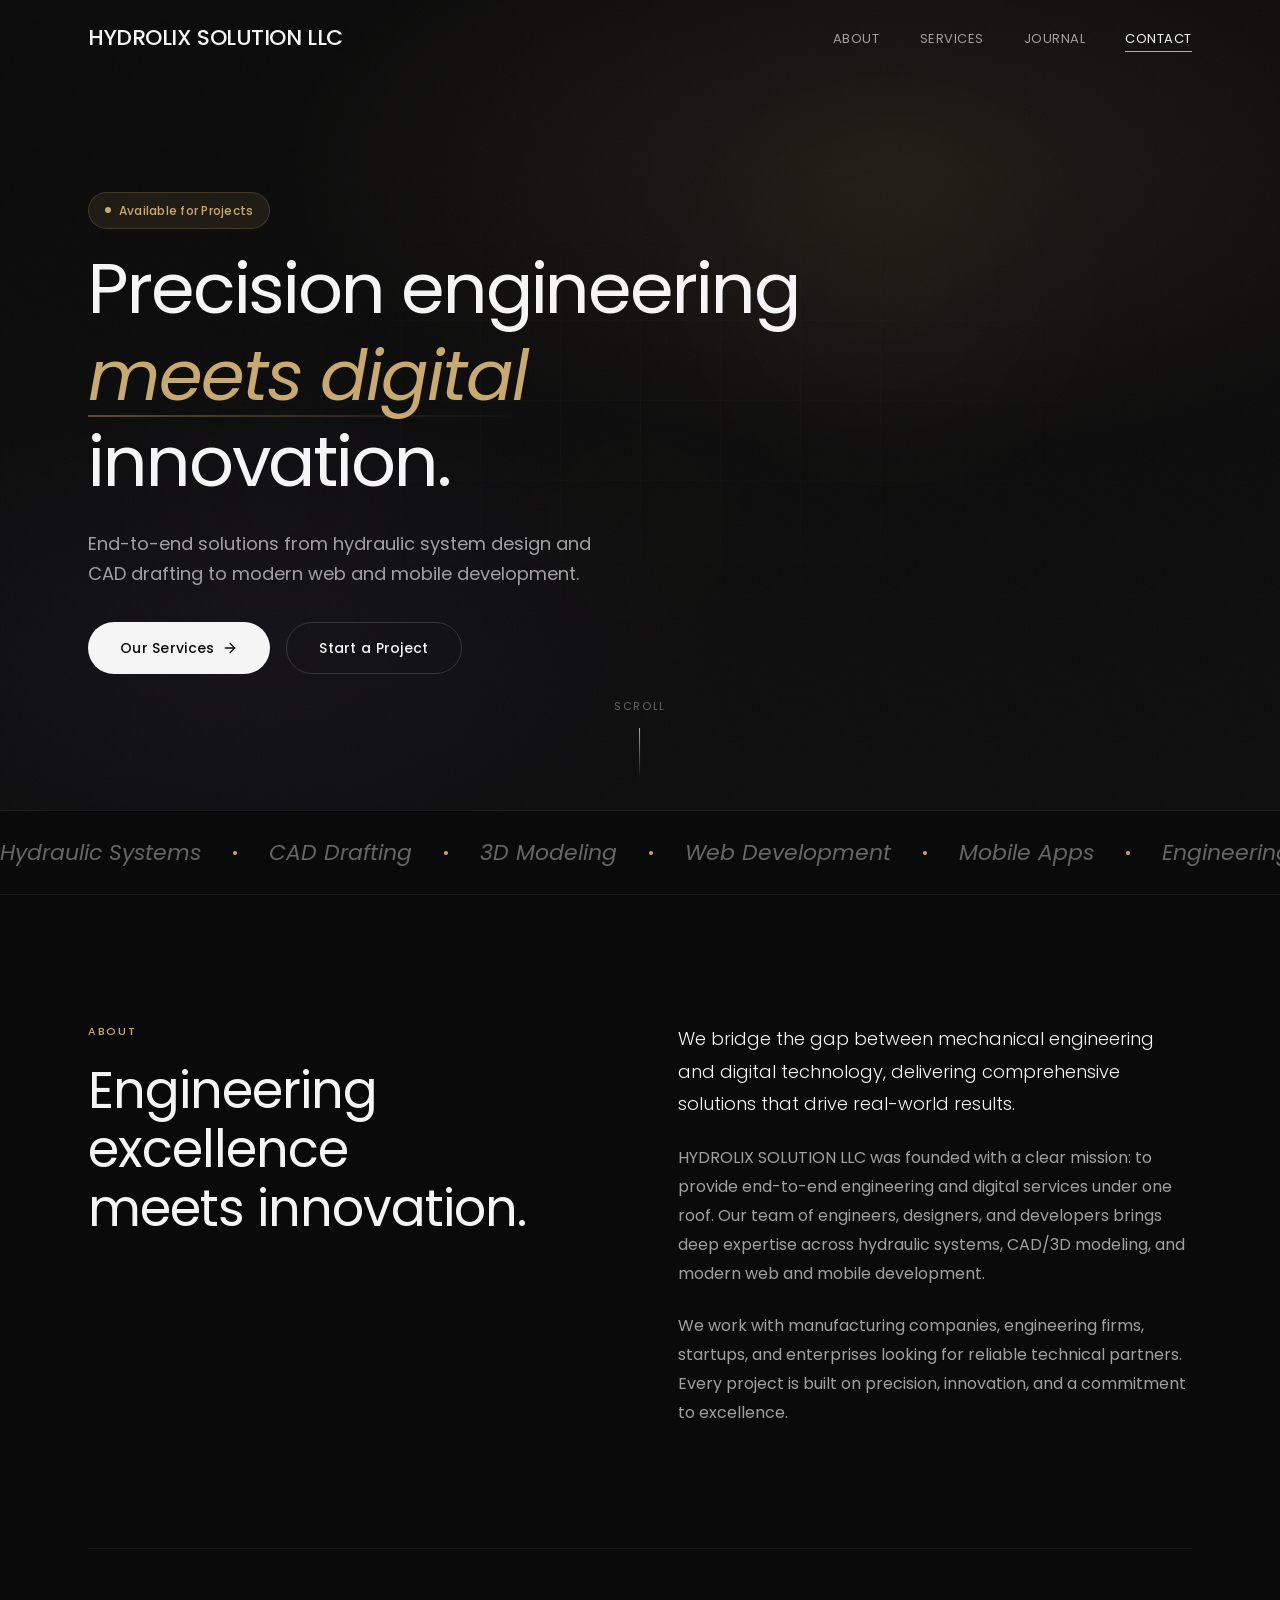
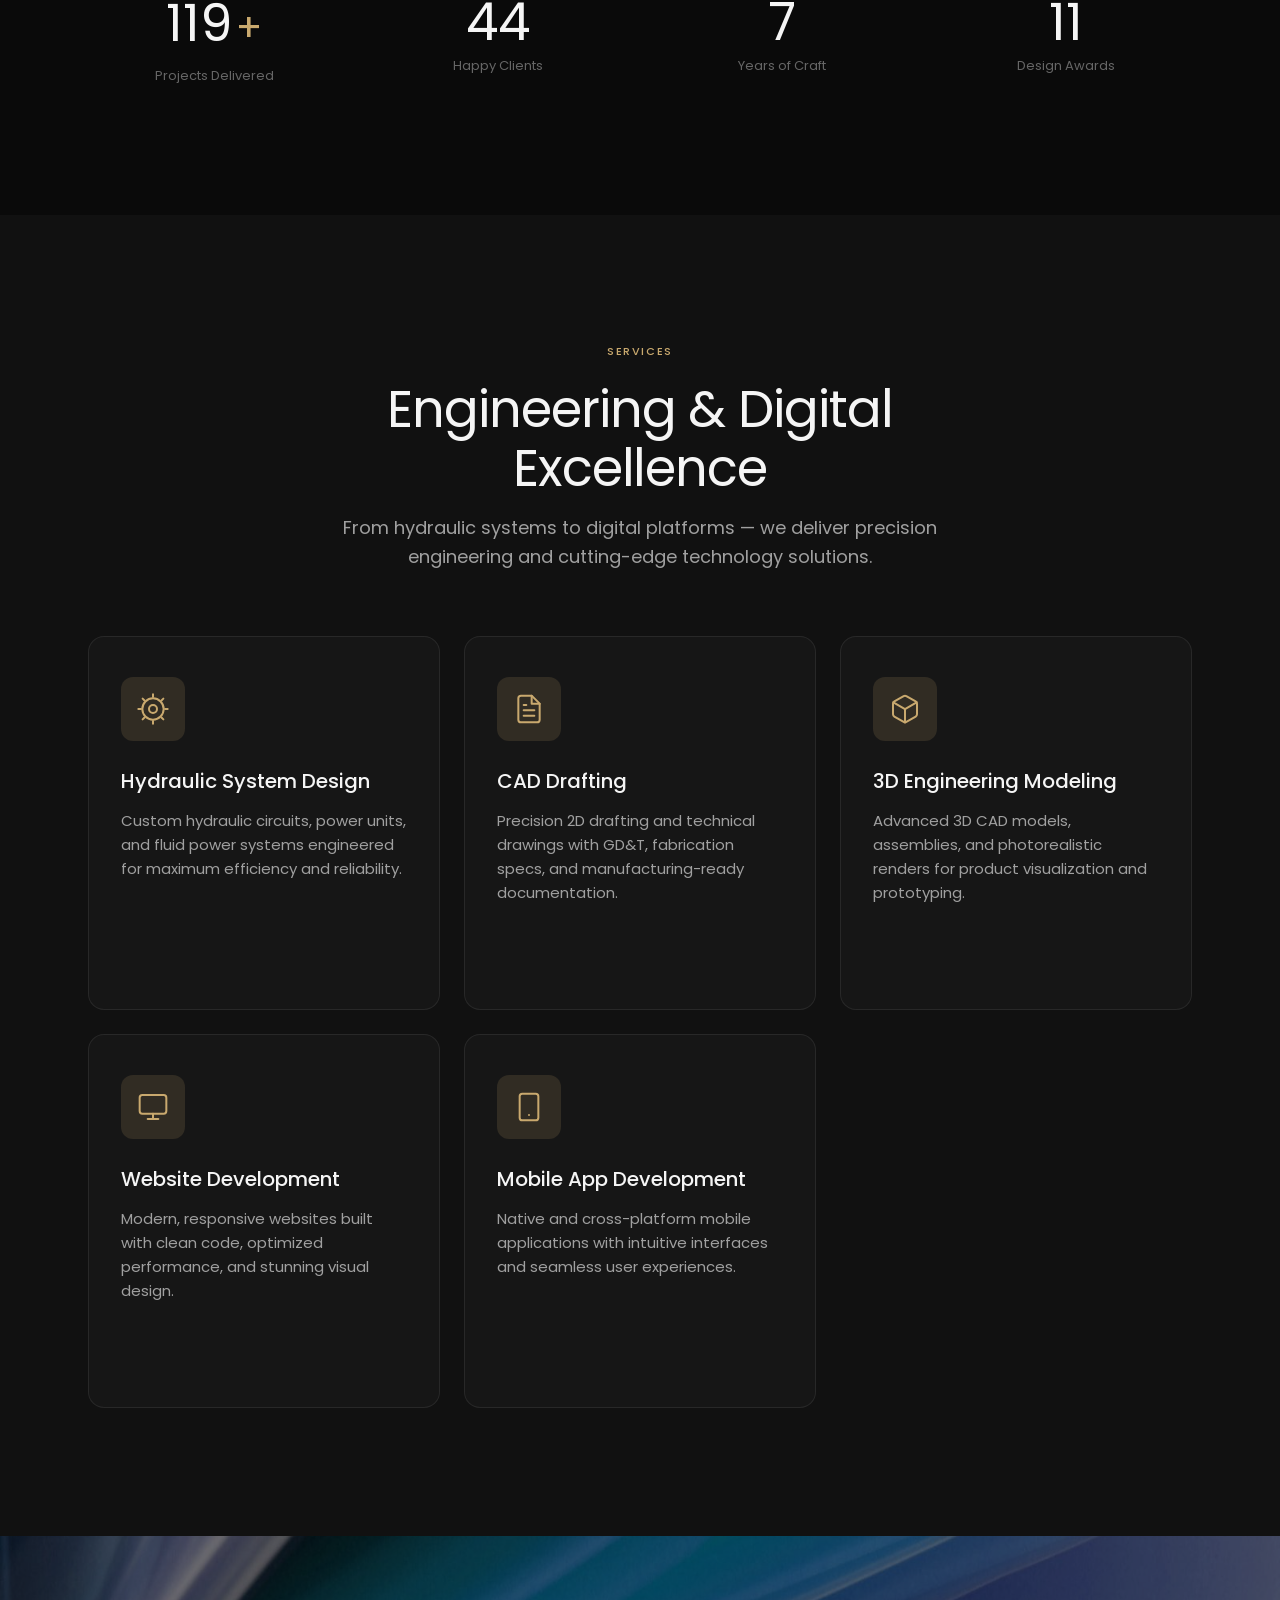
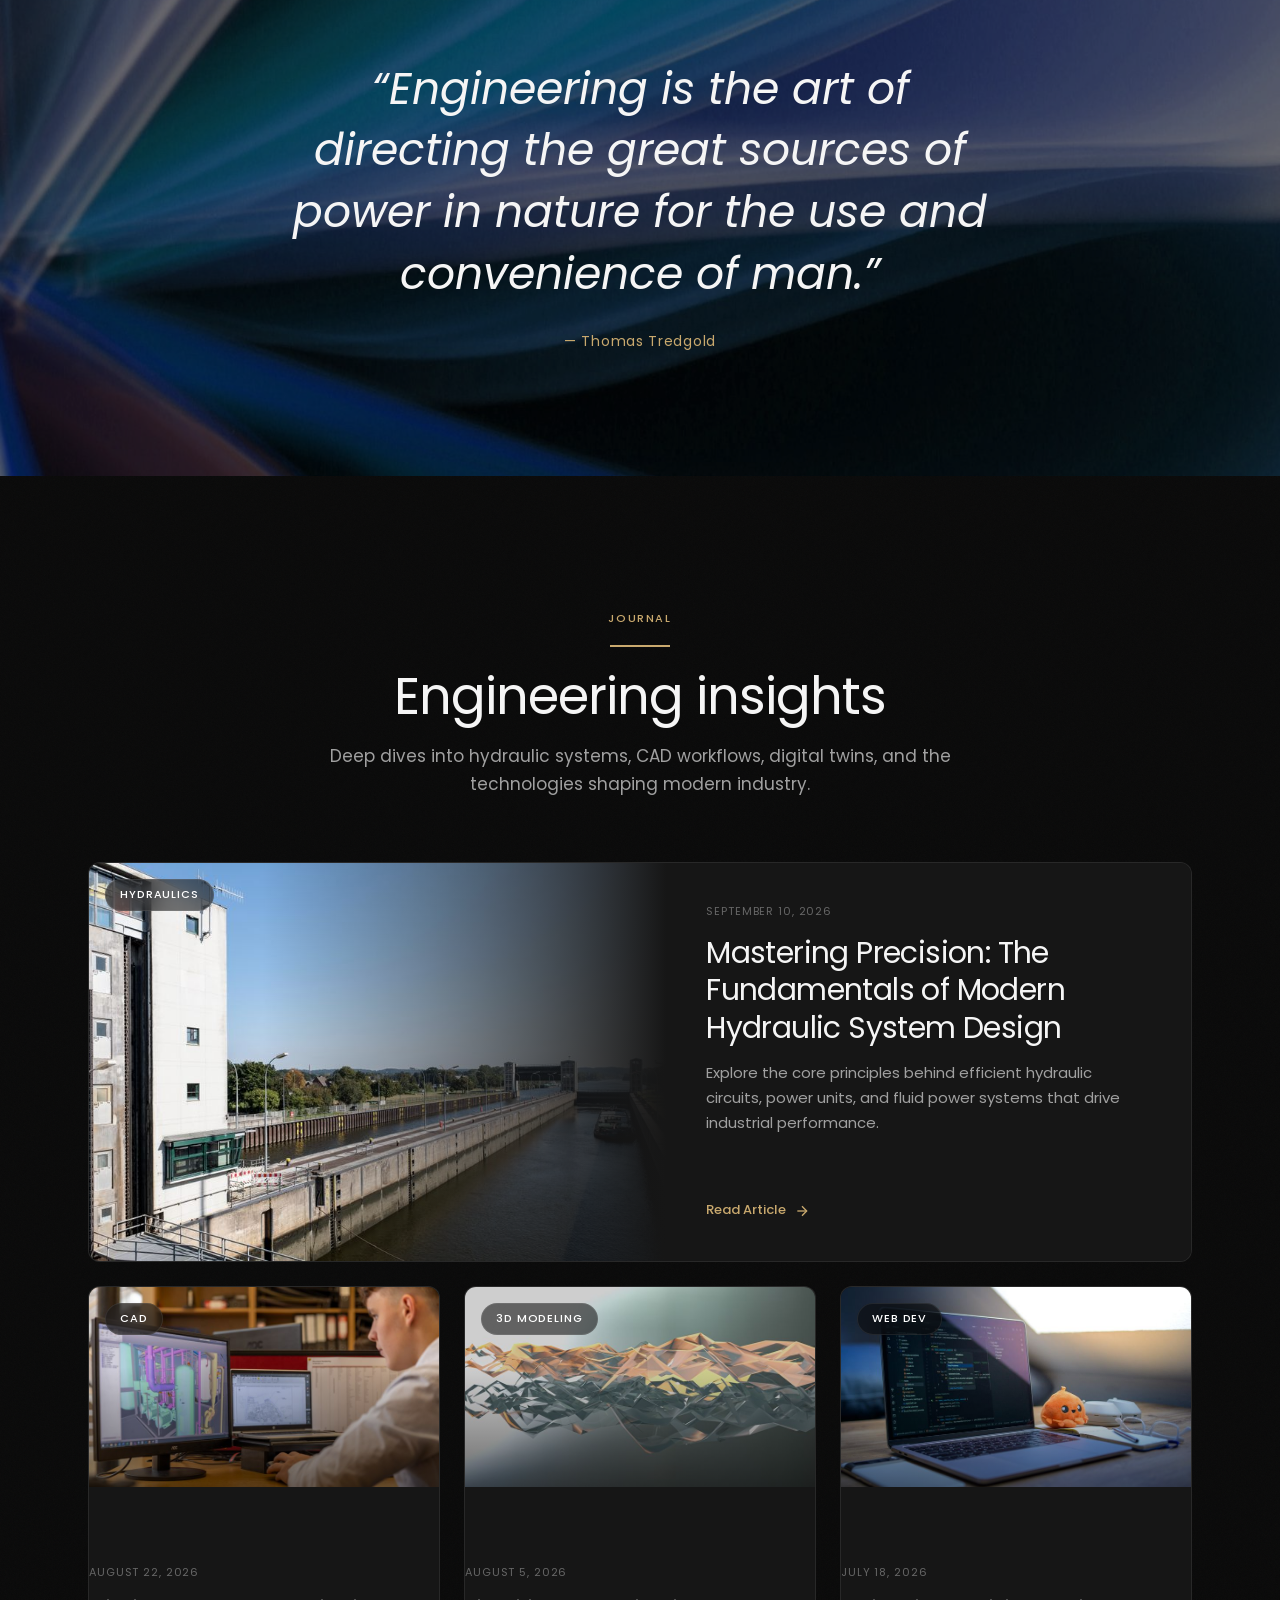
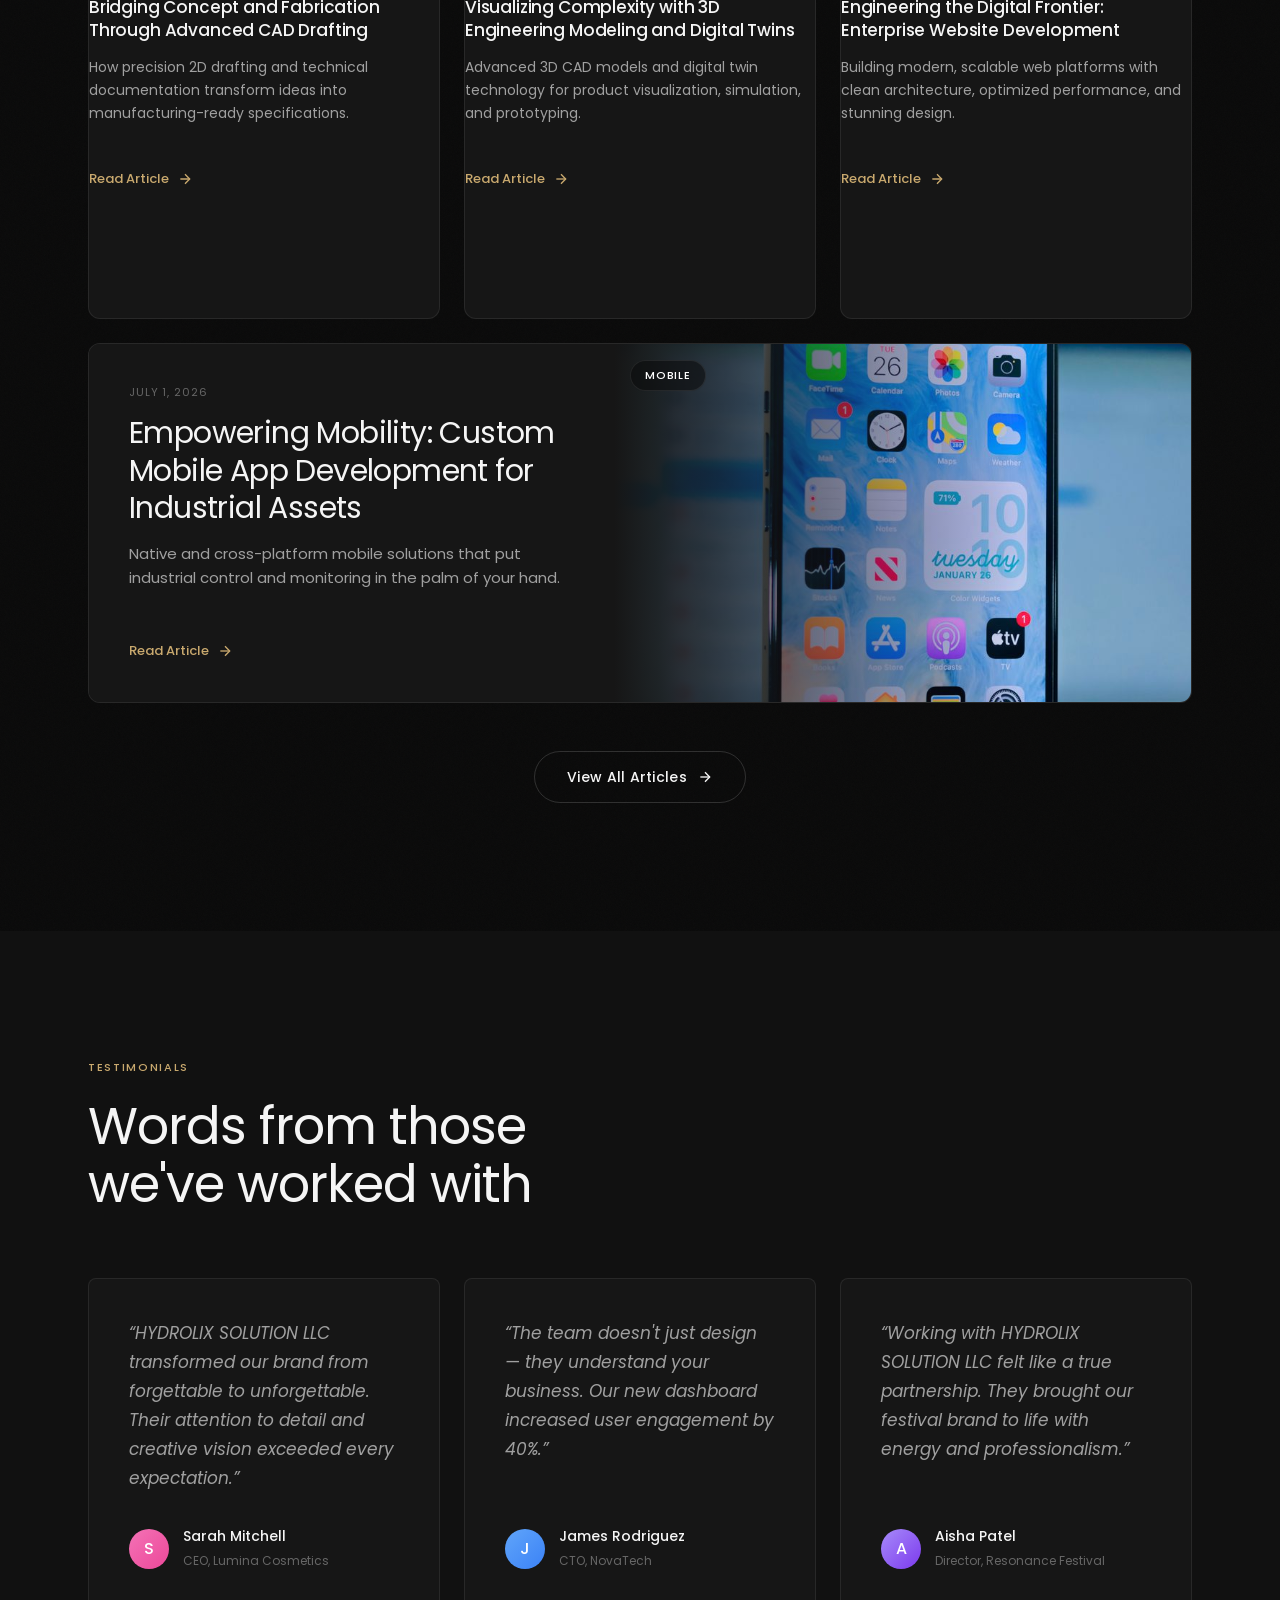
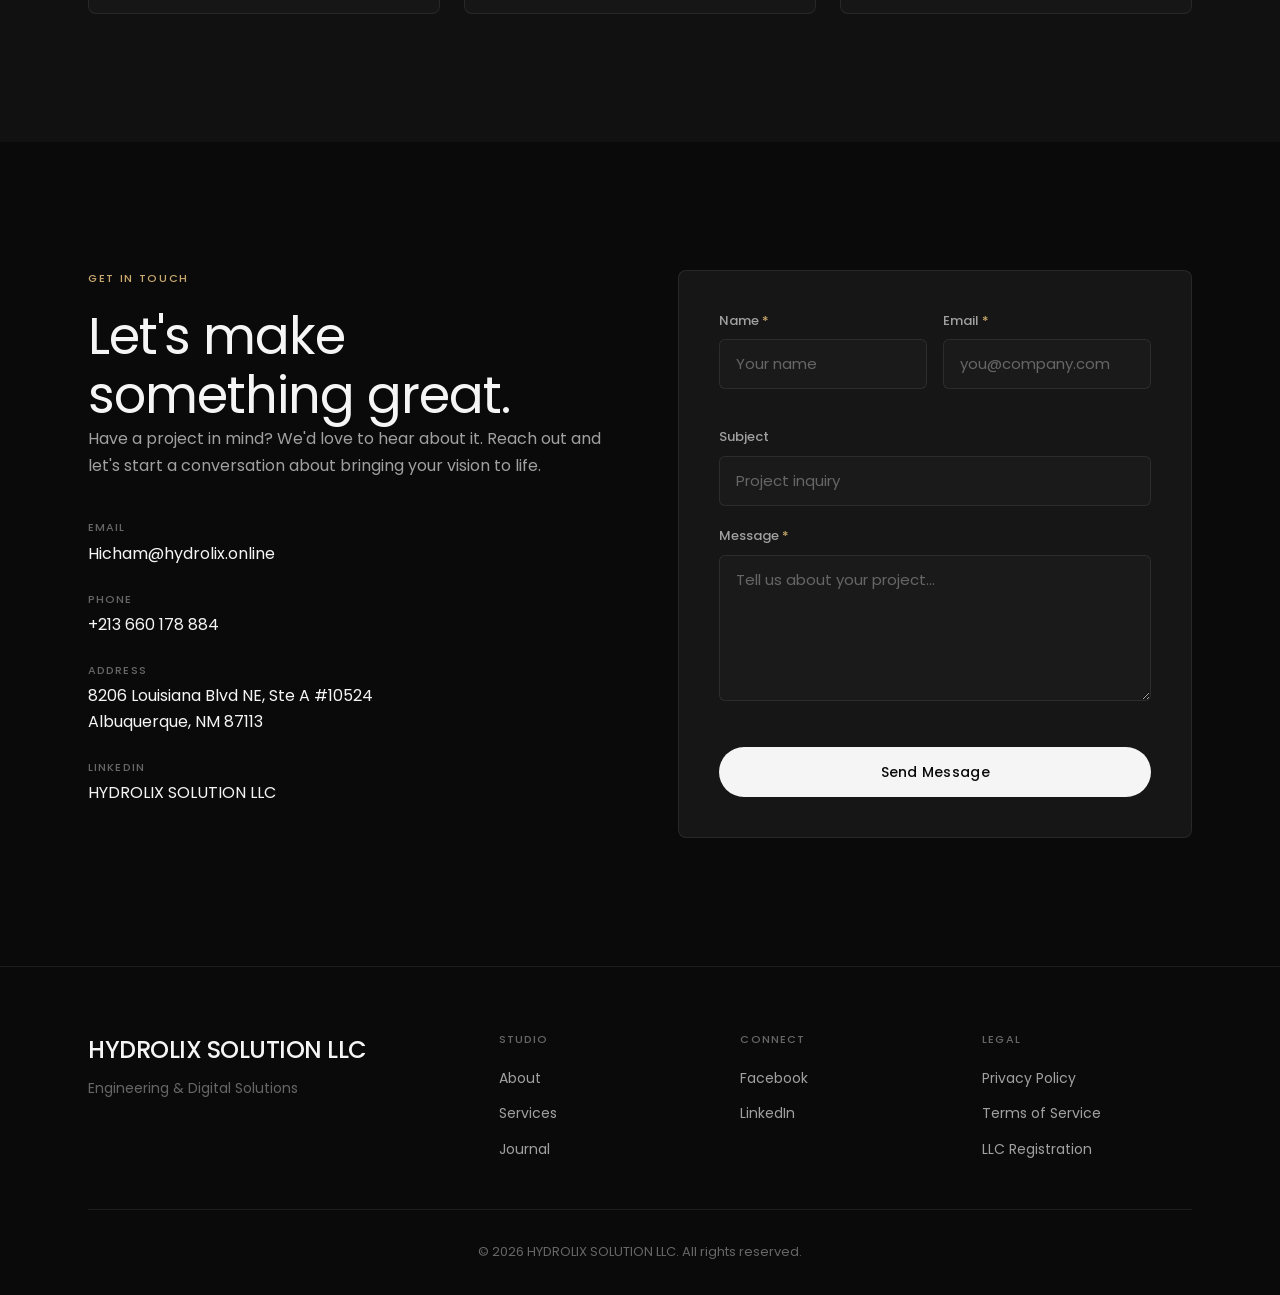
<file: index.html>
<!DOCTYPE html>
<html lang="en">
<head>
  <meta charset="UTF-8">
  <meta name="viewport" content="width=device-width, initial-scale=1.0">
  <title>HYDROLIX SOLUTION LLC | Engineering & Digital Solutions</title>
  <meta name="description" content="HYDROLIX SOLUTION LLC delivers precision engineering and digital solutions including hydraulic system design, CAD drafting, 3D modeling, web and mobile development.">
  <link rel="preconnect" href="https://fonts.googleapis.com">
  <link rel="preconnect" href="https://fonts.gstatic.com" crossorigin>
  <link href="https://fonts.googleapis.com/css2?family=Poppins:wght@300;400;500;600;700&display=swap" rel="stylesheet">
  <link rel="stylesheet" href="styles.css">
</head>
<body>
  <a href="#main" class="skip-link">Skip to main content</a>

  <!-- Loader -->
  <div class="loader" id="loader" aria-hidden="true">
    <div class="loader-inner">
      <span class="loader-text">HYDROLIX SOLUTION LLC</span>
      <div class="loader-bar"><div class="loader-progress"></div></div>
    </div>
  </div>

  <!-- Navigation -->
  <nav class="navbar" id="navbar" role="navigation" aria-label="Main navigation">
    <div class="nav-container">
      <a href="#" class="nav-logo" aria-label="HYDROLIX SOLUTION LLC home">
        <span class="logo-text">HYDROLIX SOLUTION LLC</span>
      </a>
      <button class="nav-toggle" id="navToggle" aria-label="Toggle navigation menu" aria-expanded="false">
        <span></span><span></span>
      </button>
      <div class="nav-backdrop" id="navBackdrop"></div>
      <ul class="nav-menu" id="navMenu" role="menubar">
        <li role="none"><a href="#about" role="menuitem" class="nav-link">About</a></li>
        <li role="none"><a href="#services" role="menuitem" class="nav-link">Services</a></li>
        <li role="none"><a href="#articles" role="menuitem" class="nav-link">Journal</a></li>
        <li role="none"><a href="#contact" role="menuitem" class="nav-link">Contact</a></li>
      </ul>
    </div>
  </nav>

  <main id="main">
    <!-- Hero -->
    <section class="hero" aria-labelledby="hero-heading">
      <div class="hero-bg">
        <div class="hero-gradient"></div>
        <div class="hero-noise"></div>
        <div class="hero-grid-lines" aria-hidden="true"></div>
        <div class="hero-orb hero-orb-1" aria-hidden="true"></div>
        <div class="hero-orb hero-orb-2" aria-hidden="true"></div>
        <div class="hero-orb hero-orb-3" aria-hidden="true"></div>
      </div>
      <div class="hero-content">
        <div class="hero-badge" data-reveal>
          <span class="hero-badge-dot"></span>
          Available for Projects
        </div>
        <h1 id="hero-heading" class="hero-title" data-reveal>
          <span class="hero-title-line"><span class="hero-title-inner">Precision engineering</span></span>
          <span class="hero-title-line"><span class="hero-title-inner"><em>meets digital</em></span></span>
          <span class="hero-title-line"><span class="hero-title-inner">innovation.</span></span>
        </h1>
        <p class="hero-subtitle" data-reveal>
          End-to-end solutions from hydraulic system design and CAD drafting to modern web and mobile development.
        </p>
        <div class="hero-actions" data-reveal>
          <a href="#services" class="btn btn-primary">
            Our Services
            <svg width="16" height="16" viewBox="0 0 24 24" fill="none" stroke="currentColor" stroke-width="2" stroke-linecap="round" stroke-linejoin="round"><line x1="5" y1="12" x2="19" y2="12"/><polyline points="12 5 19 12 12 19"/></svg>
          </a>
          <a href="#contact" class="btn btn-ghost">Start a Project</a>
        </div>
      </div>

      <div class="hero-scroll" aria-hidden="true">
        <span>Scroll</span>
        <div class="scroll-line"></div>
      </div>
    </section>

    <!-- Marquee -->
    <div class="marquee" aria-hidden="true">
      <div class="marquee-track">
        <span>Hydraulic Systems</span><span class="dot"></span>
        <span>CAD Drafting</span><span class="dot"></span>
        <span>3D Modeling</span><span class="dot"></span>
        <span>Web Development</span><span class="dot"></span>
        <span>Mobile Apps</span><span class="dot"></span>
        <span>Engineering</span><span class="dot"></span>
        <span>Hydraulic Systems</span><span class="dot"></span>
        <span>CAD Drafting</span><span class="dot"></span>
        <span>3D Modeling</span><span class="dot"></span>
        <span>Web Development</span><span class="dot"></span>
        <span>Mobile Apps</span><span class="dot"></span>
        <span>Engineering</span><span class="dot"></span>
      </div>
    </div>

    <!-- About -->
    <section class="about" id="about" aria-labelledby="about-heading">
      <div class="container">
        <div class="about-layout">
          <div class="about-left" data-reveal>
            <span class="section-label">About</span>
            <h2 id="about-heading" class="section-title">Engineering excellence<br>meets innovation.</h2>
          </div>
          <div class="about-right" data-reveal>
            <p class="about-lead">
              We bridge the gap between mechanical engineering and digital technology, delivering comprehensive solutions that drive real-world results.
            </p>
            <p>
              HYDROLIX SOLUTION LLC was founded with a clear mission: to provide end-to-end engineering and digital services under one roof. Our team of engineers, designers, and developers brings deep expertise across hydraulic systems, CAD/3D modeling, and modern web and mobile development.
            </p>
            <p>
              We work with manufacturing companies, engineering firms, startups, and enterprises looking for reliable technical partners. Every project is built on precision, innovation, and a commitment to excellence.
            </p>
          </div>
        </div>
        <div class="about-stats" data-reveal>
          <div class="stat">
            <span class="stat-number" data-count="120">0</span>
            <span class="stat-suffix">+</span>
            <span class="stat-label">Projects Delivered</span>
          </div>
          <div class="stat">
            <span class="stat-number" data-count="45">0</span>
            <span class="stat-label">Happy Clients</span>
          </div>
          <div class="stat">
            <span class="stat-number" data-count="8">0</span>
            <span class="stat-label">Years of Craft</span>
          </div>
          <div class="stat">
            <span class="stat-number" data-count="12">0</span>
            <span class="stat-label">Design Awards</span>
          </div>
        </div>
      </div>
    </section>

    <!-- Services -->
    <section class="services" id="services" aria-labelledby="services-heading">
      <div class="container">
        <div class="services-header" data-reveal>
          <span class="section-label">Services</span>
          <h2 id="services-heading" class="section-title">Engineering & Digital Excellence</h2>
          <p class="services-subtitle">From hydraulic systems to digital platforms — we deliver precision engineering and cutting-edge technology solutions.</p>
        </div>
        <div class="services-grid">
          <article class="service-card" data-reveal>
            <div class="service-icon">
              <svg width="32" height="32" viewBox="0 0 24 24" fill="none" stroke="currentColor" stroke-width="1.5" stroke-linecap="round" stroke-linejoin="round">
                <circle cx="12" cy="12" r="3"/>
                <path d="M12 1v2M12 21v2M4.22 4.22l1.42 1.42M18.36 18.36l1.42 1.42M1 12h2M21 12h2M4.22 19.78l1.42-1.42M18.36 5.64l1.42-1.42"/>
                <circle cx="12" cy="12" r="8"/>
              </svg>
            </div>
            <div class="service-content">
              <h3 class="service-name">Hydraulic System Design</h3>
              <p class="service-desc">Custom hydraulic circuits, power units, and fluid power systems engineered for maximum efficiency and reliability.</p>
            </div>
            <div class="service-arrow">
              <svg width="20" height="20" viewBox="0 0 24 24" fill="none" stroke="currentColor" stroke-width="2" stroke-linecap="round" stroke-linejoin="round"><line x1="5" y1="12" x2="19" y2="12"/><polyline points="12 5 19 12 12 19"/></svg>
            </div>
          </article>

          <article class="service-card" data-reveal>
            <div class="service-icon">
              <svg width="32" height="32" viewBox="0 0 24 24" fill="none" stroke="currentColor" stroke-width="1.5" stroke-linecap="round" stroke-linejoin="round">
                <path d="M14 2H6a2 2 0 0 0-2 2v16a2 2 0 0 0 2 2h12a2 2 0 0 0 2-2V8z"/>
                <polyline points="14 2 14 8 20 8"/>
                <line x1="16" y1="13" x2="8" y2="13"/>
                <line x1="16" y1="17" x2="8" y2="17"/>
                <polyline points="10 9 9 9 8 9"/>
              </svg>
            </div>
            <div class="service-content">
              <h3 class="service-name">CAD Drafting</h3>
              <p class="service-desc">Precision 2D drafting and technical drawings with GD&T, fabrication specs, and manufacturing-ready documentation.</p>
            </div>
            <div class="service-arrow">
              <svg width="20" height="20" viewBox="0 0 24 24" fill="none" stroke="currentColor" stroke-width="2" stroke-linecap="round" stroke-linejoin="round"><line x1="5" y1="12" x2="19" y2="12"/><polyline points="12 5 19 12 12 19"/></svg>
            </div>
          </article>

          <article class="service-card" data-reveal>
            <div class="service-icon">
              <svg width="32" height="32" viewBox="0 0 24 24" fill="none" stroke="currentColor" stroke-width="1.5" stroke-linecap="round" stroke-linejoin="round">
                <path d="M21 16V8a2 2 0 0 0-1-1.73l-7-4a2 2 0 0 0-2 0l-7 4A2 2 0 0 0 3 8v8a2 2 0 0 0 1 1.73l7 4a2 2 0 0 0 2 0l7-4A2 2 0 0 0 21 16z"/>
                <polyline points="3.27 6.96 12 12.01 20.73 6.96"/>
                <line x1="12" y1="22.08" x2="12" y2="12"/>
              </svg>
            </div>
            <div class="service-content">
              <h3 class="service-name">3D Engineering Modeling</h3>
              <p class="service-desc">Advanced 3D CAD models, assemblies, and photorealistic renders for product visualization and prototyping.</p>
            </div>
            <div class="service-arrow">
              <svg width="20" height="20" viewBox="0 0 24 24" fill="none" stroke="currentColor" stroke-width="2" stroke-linecap="round" stroke-linejoin="round"><line x1="5" y1="12" x2="19" y2="12"/><polyline points="12 5 19 12 12 19"/></svg>
            </div>
          </article>

          <article class="service-card" data-reveal>
            <div class="service-icon">
              <svg width="32" height="32" viewBox="0 0 24 24" fill="none" stroke="currentColor" stroke-width="1.5" stroke-linecap="round" stroke-linejoin="round">
                <rect x="2" y="3" width="20" height="14" rx="2" ry="2"/>
                <line x1="8" y1="21" x2="16" y2="21"/>
                <line x1="12" y1="17" x2="12" y2="21"/>
              </svg>
            </div>
            <div class="service-content">
              <h3 class="service-name">Website Development</h3>
              <p class="service-desc">Modern, responsive websites built with clean code, optimized performance, and stunning visual design.</p>
            </div>
            <div class="service-arrow">
              <svg width="20" height="20" viewBox="0 0 24 24" fill="none" stroke="currentColor" stroke-width="2" stroke-linecap="round" stroke-linejoin="round"><line x1="5" y1="12" x2="19" y2="12"/><polyline points="12 5 19 12 12 19"/></svg>
            </div>
          </article>

          <article class="service-card" data-reveal>
            <div class="service-icon">
              <svg width="32" height="32" viewBox="0 0 24 24" fill="none" stroke="currentColor" stroke-width="1.5" stroke-linecap="round" stroke-linejoin="round">
                <rect x="5" y="2" width="14" height="20" rx="2" ry="2"/>
                <line x1="12" y1="18" x2="12.01" y2="18"/>
              </svg>
            </div>
            <div class="service-content">
              <h3 class="service-name">Mobile App Development</h3>
              <p class="service-desc">Native and cross-platform mobile applications with intuitive interfaces and seamless user experiences.</p>
            </div>
            <div class="service-arrow">
              <svg width="20" height="20" viewBox="0 0 24 24" fill="none" stroke="currentColor" stroke-width="2" stroke-linecap="round" stroke-linejoin="round"><line x1="5" y1="12" x2="19" y2="12"/><polyline points="12 5 19 12 12 19"/></svg>
            </div>
          </article>
        </div>
      </div>
    </section>

    <!-- Full-width image break -->
    <section class="visual-break" aria-hidden="true">
      <div class="visual-break-bg" style="background-image: url('images/visual-break.jpg'); background-size: cover; background-position: center;"></div>
      <div class="visual-break-content" data-reveal>
        <p class="visual-break-quote">&ldquo;Engineering is the art of directing the great sources of power in nature for the use and convenience of man.&rdquo;</p>
        <span class="visual-break-attr">&mdash; Thomas Tredgold</span>
      </div>
    </section>

    <!-- Articles -->
    <section class="articles" id="articles" aria-labelledby="articles-heading">
      <div class="articles-noise"></div>
      <div class="container">
        <div class="articles-header" data-reveal>
          <span class="section-label">Journal</span>
          <h2 id="articles-heading" class="section-title">Engineering insights</h2>
          <p class="articles-subtitle">Deep dives into hydraulic systems, CAD workflows, digital twins, and the technologies shaping modern industry.</p>
        </div>
        <div class="articles-grid">
          <article class="article-card article-card-hero" data-reveal>
            <div class="article-hero-image" style="background-image: url('images/article-hydraulics.jpg');">
              <span class="article-tag">Hydraulics</span>
            </div>
            <div class="article-hero-body">
              <time class="article-date" datetime="2026-09-10">September 10, 2026</time>
              <h3 class="article-title">Mastering Precision: The Fundamentals of Modern Hydraulic System Design</h3>
              <p class="article-excerpt">Explore the core principles behind efficient hydraulic circuits, power units, and fluid power systems that drive industrial performance.</p>
              <a href="article-hydraulics.html" class="article-link">Read Article <svg width="16" height="16" viewBox="0 0 24 24" fill="none" stroke="currentColor" stroke-width="2"><line x1="5" y1="12" x2="19" y2="12"/><polyline points="12 5 19 12 12 19"/></svg></a>
            </div>
          </article>
          <article class="article-card" data-reveal data-reveal-delay="100">
            <div class="article-image" style="background-image: url('images/article-cad.jpg');">
              <span class="article-tag">CAD</span>
            </div>
            <div class="article-body">
              <time class="article-date" datetime="2026-08-22">August 22, 2026</time>
              <h3 class="article-title">Bridging Concept and Fabrication Through Advanced CAD Drafting</h3>
              <p class="article-excerpt">How precision 2D drafting and technical documentation transform ideas into manufacturing-ready specifications.</p>
              <a href="article-cad.html" class="article-link">Read Article <svg width="16" height="16" viewBox="0 0 24 24" fill="none" stroke="currentColor" stroke-width="2"><line x1="5" y1="12" x2="19" y2="12"/><polyline points="12 5 19 12 12 19"/></svg></a>
            </div>
          </article>
          <article class="article-card" data-reveal data-reveal-delay="200">
            <div class="article-image" style="background-image: url('images/article-3d.jpg');">
              <span class="article-tag">3D Modeling</span>
            </div>
            <div class="article-body">
              <time class="article-date" datetime="2026-08-05">August 5, 2026</time>
              <h3 class="article-title">Visualizing Complexity with 3D Engineering Modeling and Digital Twins</h3>
              <p class="article-excerpt">Advanced 3D CAD models and digital twin technology for product visualization, simulation, and prototyping.</p>
              <a href="article-3d-modeling.html" class="article-link">Read Article <svg width="16" height="16" viewBox="0 0 24 24" fill="none" stroke="currentColor" stroke-width="2"><line x1="5" y1="12" x2="19" y2="12"/><polyline points="12 5 19 12 12 19"/></svg></a>
            </div>
          </article>
          <article class="article-card" data-reveal data-reveal-delay="300">
            <div class="article-image" style="background-image: url('images/article-web.jpg');">
              <span class="article-tag">Web Dev</span>
            </div>
            <div class="article-body">
              <time class="article-date" datetime="2026-07-18">July 18, 2026</time>
              <h3 class="article-title">Engineering the Digital Frontier: Enterprise Website Development</h3>
              <p class="article-excerpt">Building modern, scalable web platforms with clean architecture, optimized performance, and stunning design.</p>
              <a href="article-web.html" class="article-link">Read Article <svg width="16" height="16" viewBox="0 0 24 24" fill="none" stroke="currentColor" stroke-width="2"><line x1="5" y1="12" x2="19" y2="12"/><polyline points="12 5 19 12 12 19"/></svg></a>
            </div>
          </article>
          <article class="article-card article-card-featured" data-reveal data-reveal-delay="400">
            <div class="article-hero-image" style="background-image: url('images/article-mobile.jpg');">
              <span class="article-tag">Mobile</span>
            </div>
            <div class="article-hero-body">
              <time class="article-date" datetime="2026-07-01">July 1, 2026</time>
              <h3 class="article-title">Empowering Mobility: Custom Mobile App Development for Industrial Assets</h3>
              <p class="article-excerpt">Native and cross-platform mobile solutions that put industrial control and monitoring in the palm of your hand.</p>
              <a href="article-mobile.html" class="article-link">Read Article <svg width="16" height="16" viewBox="0 0 24 24" fill="none" stroke="currentColor" stroke-width="2"><line x1="5" y1="12" x2="19" y2="12"/><polyline points="12 5 19 12 12 19"/></svg></a>
            </div>
          </article>
        </div>
        <div class="articles-footer" data-reveal>
          <a href="#" class="btn btn-ghost articles-cta">View All Articles <svg width="16" height="16" viewBox="0 0 24 24" fill="none" stroke="currentColor" stroke-width="2"><line x1="5" y1="12" x2="19" y2="12"/><polyline points="12 5 19 12 12 19"/></svg></a>
        </div>
      </div>
    </section>

    <!-- Testimonials -->
    <section class="testimonials" id="testimonials" aria-labelledby="testimonials-heading">
      <div class="container">
        <div class="testimonials-header" data-reveal>
          <span class="section-label">Testimonials</span>
          <h2 id="testimonials-heading" class="section-title">Words from those<br>we've worked with</h2>
        </div>
        <div class="testimonials-track">
          <blockquote class="testimonial-card" data-reveal>
            <p class="testimonial-text">&ldquo;HYDROLIX SOLUTION LLC transformed our brand from forgettable to unforgettable. Their attention to detail and creative vision exceeded every expectation.&rdquo;</p>
            <footer class="testimonial-author">
              <div class="testimonial-avatar" style="background: linear-gradient(135deg, #f472b6, #ec4899);" aria-hidden="true">S</div>
              <div>
                <cite class="testimonial-name">Sarah Mitchell</cite>
                <span class="testimonial-role">CEO, Lumina Cosmetics</span>
              </div>
            </footer>
          </blockquote>
          <blockquote class="testimonial-card" data-reveal>
            <p class="testimonial-text">&ldquo;The team doesn't just design &mdash; they understand your business. Our new dashboard increased user engagement by 40%.&rdquo;</p>
            <footer class="testimonial-author">
              <div class="testimonial-avatar" style="background: linear-gradient(135deg, #60a5fa, #3b82f6);" aria-hidden="true">J</div>
              <div>
                <cite class="testimonial-name">James Rodriguez</cite>
                <span class="testimonial-role">CTO, NovaTech</span>
              </div>
            </footer>
          </blockquote>
          <blockquote class="testimonial-card" data-reveal>
            <p class="testimonial-text">&ldquo;Working with HYDROLIX SOLUTION LLC felt like a true partnership. They brought our festival brand to life with energy and professionalism.&rdquo;</p>
            <footer class="testimonial-author">
              <div class="testimonial-avatar" style="background: linear-gradient(135deg, #a78bfa, #7c3aed);" aria-hidden="true">A</div>
              <div>
                <cite class="testimonial-name">Aisha Patel</cite>
                <span class="testimonial-role">Director, Resonance Festival</span>
              </div>
            </footer>
          </blockquote>
        </div>
      </div>
    </section>

    <!-- Contact -->
    <section class="contact" id="contact" aria-labelledby="contact-heading">
      <div class="container">
        <div class="contact-layout">
          <div class="contact-left" data-reveal>
            <span class="section-label">Get in Touch</span>
            <h2 id="contact-heading" class="section-title">Let's make<br>something great.</h2>
            <p class="contact-desc">
              Have a project in mind? We'd love to hear about it. Reach out and let's start a conversation about bringing your vision to life.
            </p>
            <div class="contact-details">
              <a href="mailto:Hicham@hydrolix.online" class="contact-link">
                <span class="contact-link-label">Email</span>
                <span class="contact-link-value">Hicham@hydrolix.online</span>
              </a>
              <a href="tel:+213660178884" class="contact-link">
                <span class="contact-link-label">Phone</span>
                <span class="contact-link-value">+213 660 178 884</span>
              </a>
              <div class="contact-link">
                <span class="contact-link-label">Address</span>
                <span class="contact-link-value">8206 Louisiana Blvd NE, Ste A #10524<br>Albuquerque, NM 87113</span>
              </div>
              <a href="https://www.linkedin.com/in/hydrolix-solutions-llc-85013b436?utm_source=share_via&utm_content=profile&utm_medium=member_android" target="_blank" rel="noopener noreferrer" class="contact-link">
                <span class="contact-link-label">LinkedIn</span>
                <span class="contact-link-value">HYDROLIX SOLUTION LLC</span>
              </a>
            </div>
          </div>
          <div class="contact-right" data-reveal>
            <form class="contact-form" id="contactForm" novalidate>
              <div class="form-row">
                <div class="form-group">
                  <label for="name" class="form-label">Name <span class="required">*</span></label>
                  <input type="text" id="name" name="name" class="form-input" required autocomplete="name" placeholder="Your name">
                  <span class="form-error" id="nameError" role="alert"></span>
                </div>
                <div class="form-group">
                  <label for="email" class="form-label">Email <span class="required">*</span></label>
                  <input type="email" id="email" name="email" class="form-input" required autocomplete="email" placeholder="you@company.com">
                  <span class="form-error" id="emailError" role="alert"></span>
                </div>
              </div>
              <div class="form-group">
                <label for="subject" class="form-label">Subject</label>
                <input type="text" id="subject" name="subject" class="form-input" placeholder="Project inquiry">
              </div>
              <div class="form-group">
                <label for="message" class="form-label">Message <span class="required">*</span></label>
                <textarea id="message" name="message" class="form-input form-textarea" required rows="5" placeholder="Tell us about your project..."></textarea>
                <span class="form-error" id="messageError" role="alert"></span>
              </div>
              <button type="submit" class="btn btn-primary btn-submit">
                <span class="btn-text">Send Message</span>
                <span class="btn-loading" aria-hidden="true">
                  <svg width="20" height="20" viewBox="0 0 24 24" fill="none" stroke="currentColor" stroke-width="2"><circle cx="12" cy="12" r="10" stroke-dasharray="31.42" stroke-dashoffset="10"/></svg>
                </span>
              </button>
              <div class="form-success" id="formSuccess" role="status" aria-live="polite">
                <svg width="20" height="20" viewBox="0 0 24 24" fill="none" stroke="currentColor" stroke-width="2"><path d="M22 11.08V12a10 10 0 1 1-5.93-9.14"/><polyline points="22 4 12 14.01 9 11.01"/></svg>
                <span>Message sent! We'll get back to you within 24 hours.</span>
              </div>
            </form>
          </div>
        </div>
      </div>
    </section>
  </main>

  <!-- Footer -->
  <footer class="footer" role="contentinfo">
    <div class="container">
      <div class="footer-top">
        <div class="footer-brand">
          <a href="#" class="nav-logo" aria-label="HYDROLIX SOLUTION LLC home">
            <span class="logo-text">HYDROLIX SOLUTION LLC</span>
          </a>
          <p class="footer-tagline">Engineering & Digital Solutions</p>
        </div>
        <div class="footer-cols">
          <div class="footer-col">
            <h3 class="footer-heading">Studio</h3>
            <ul>
              <li><a href="#about">About</a></li>
              <li><a href="#services">Services</a></li>
              <li><a href="#articles">Journal</a></li>
            </ul>
          </div>
          <div class="footer-col">
            <h3 class="footer-heading">Connect</h3>
            <ul>
              <li><a href="https://www.facebook.com/profile.php?id=61594665413653" target="_blank" rel="noopener noreferrer">Facebook</a></li>
              <li><a href="https://www.linkedin.com/in/hydrolix-solutions-llc-85013b436?utm_source=share_via&utm_content=profile&utm_medium=member_android" target="_blank" rel="noopener noreferrer">LinkedIn</a></li>
            </ul>
          </div>
          <div class="footer-col">
            <h3 class="footer-heading">Legal</h3>
            <ul>
              <li><a href="privacy.html">Privacy Policy</a></li>
              <li><a href="terms.html">Terms of Service</a></li>
              <li><a href="#">LLC Registration</a></li>
            </ul>
          </div>
        </div>
      </div>
      <div class="footer-bottom">
        <p>&copy; 2026 HYDROLIX SOLUTION LLC. All rights reserved.</p>
      </div>
    </div>
  </footer>

  <script src="script.js"></script>
</body>
</html>
</file>
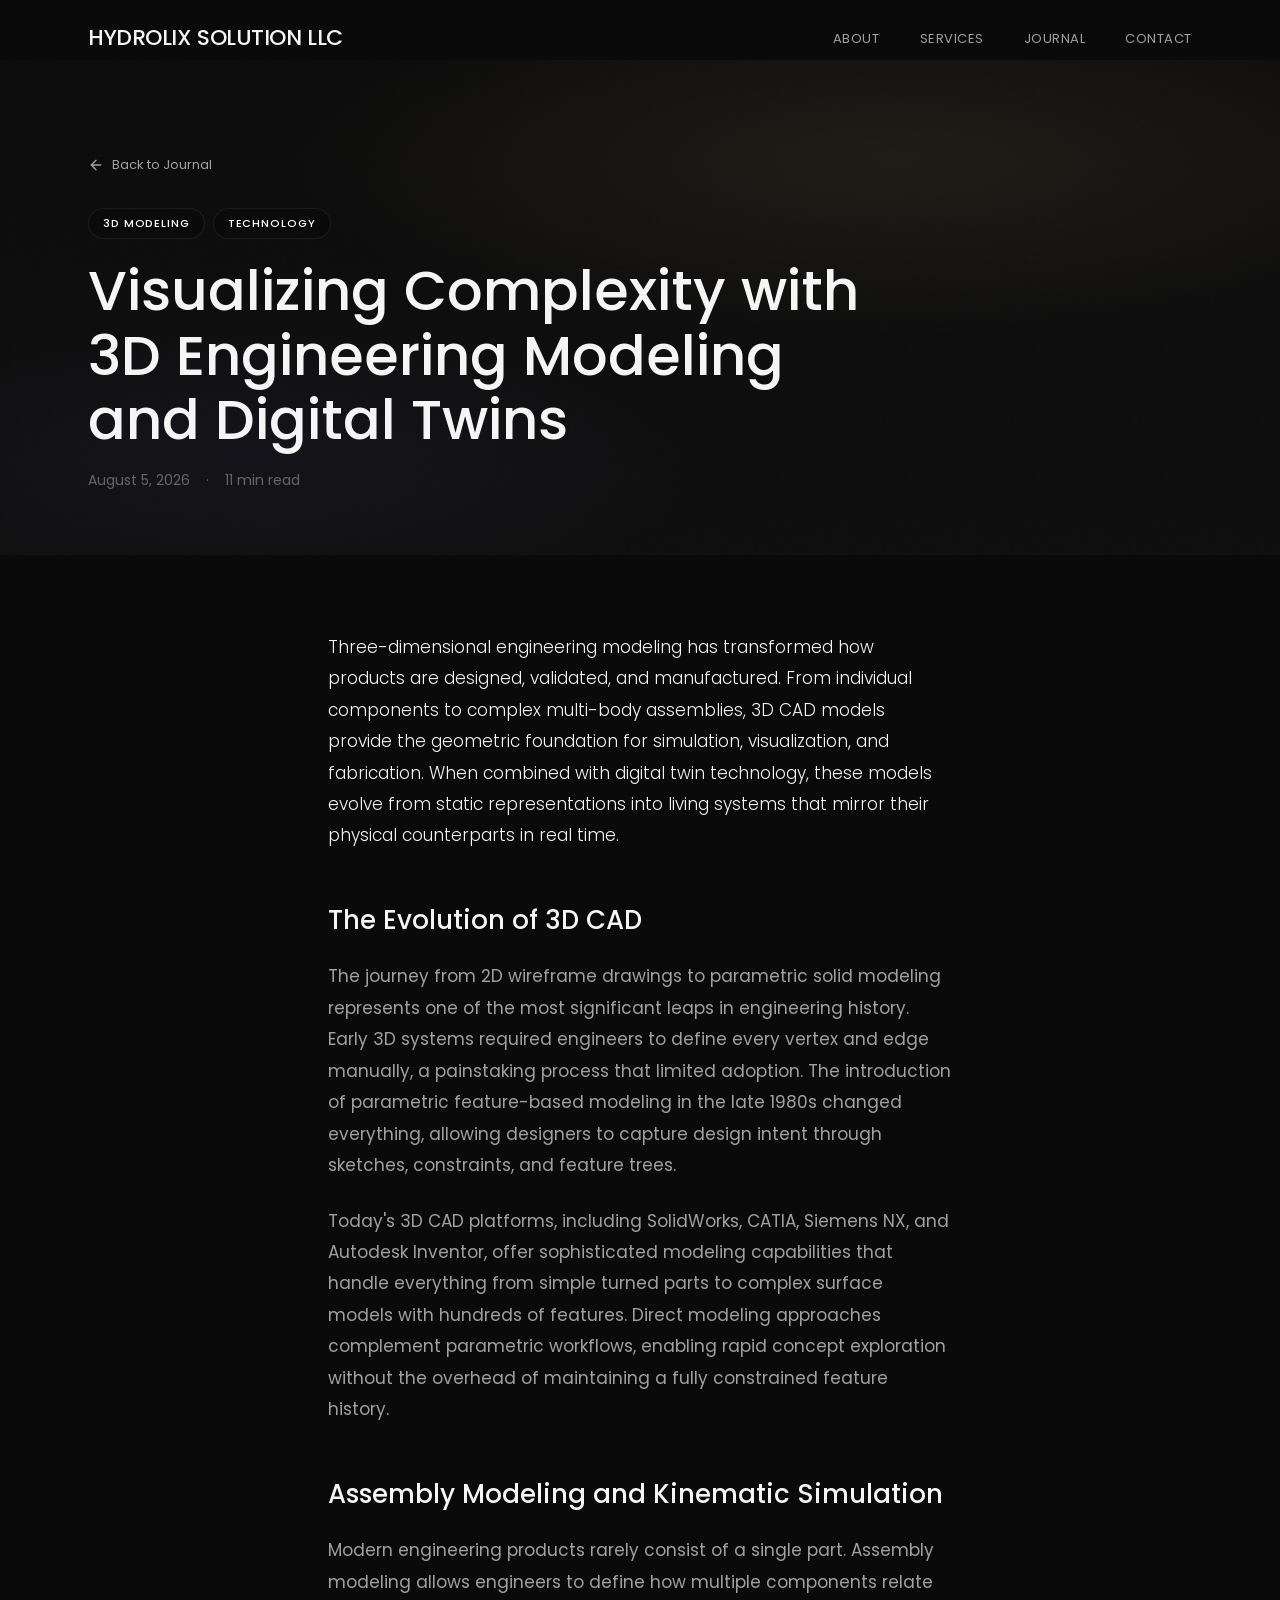
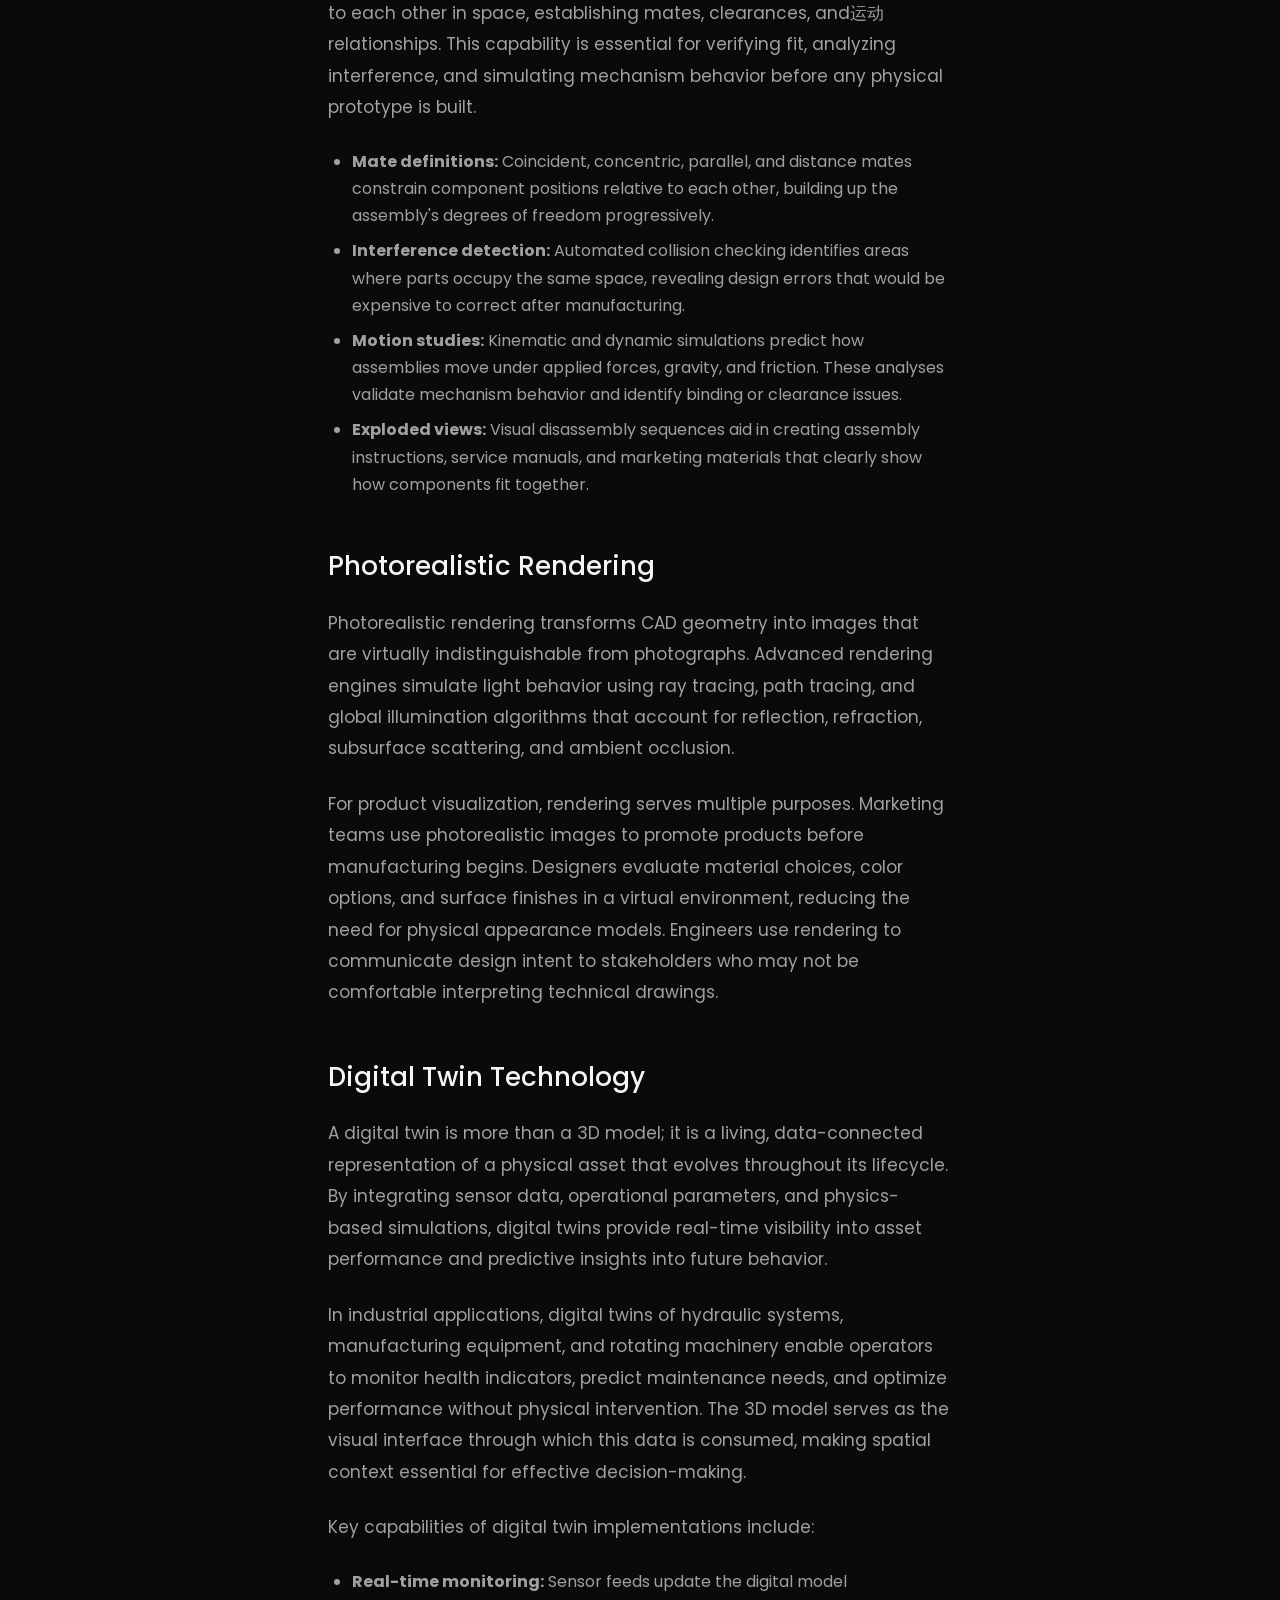
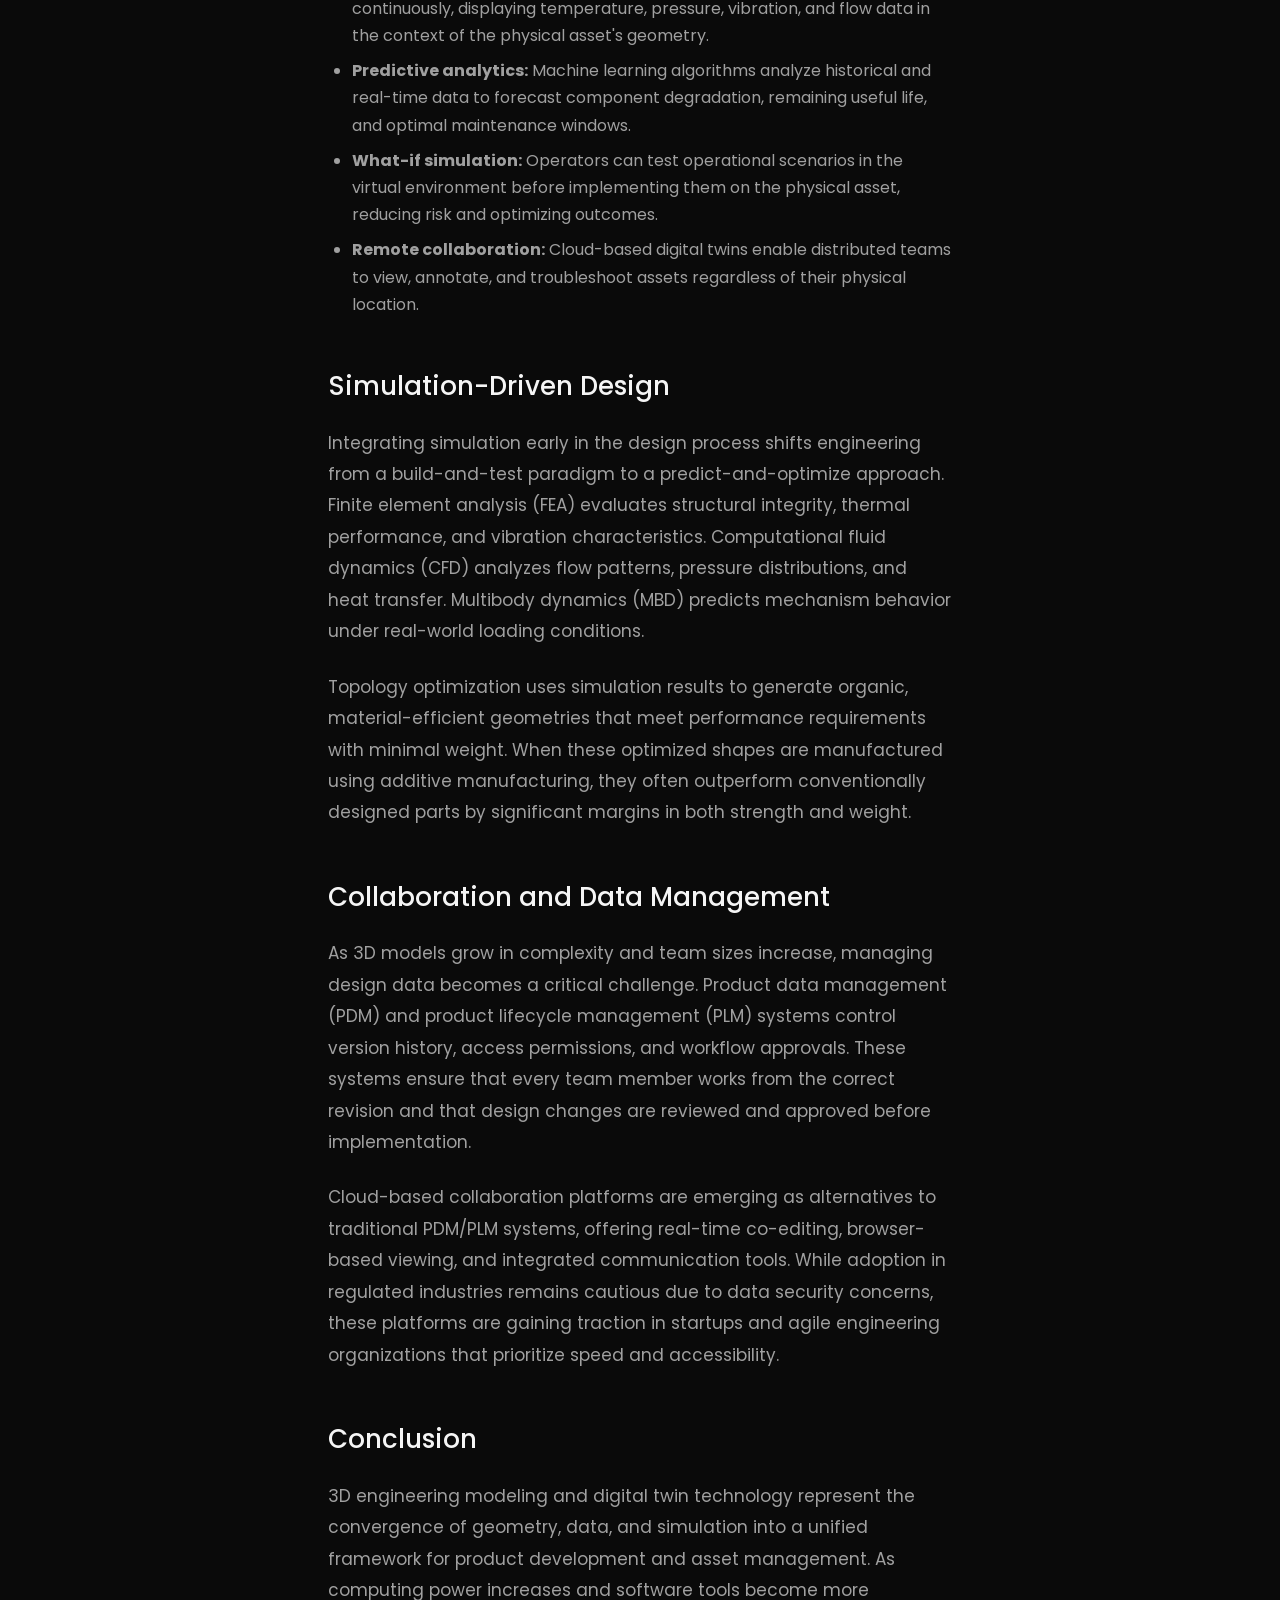
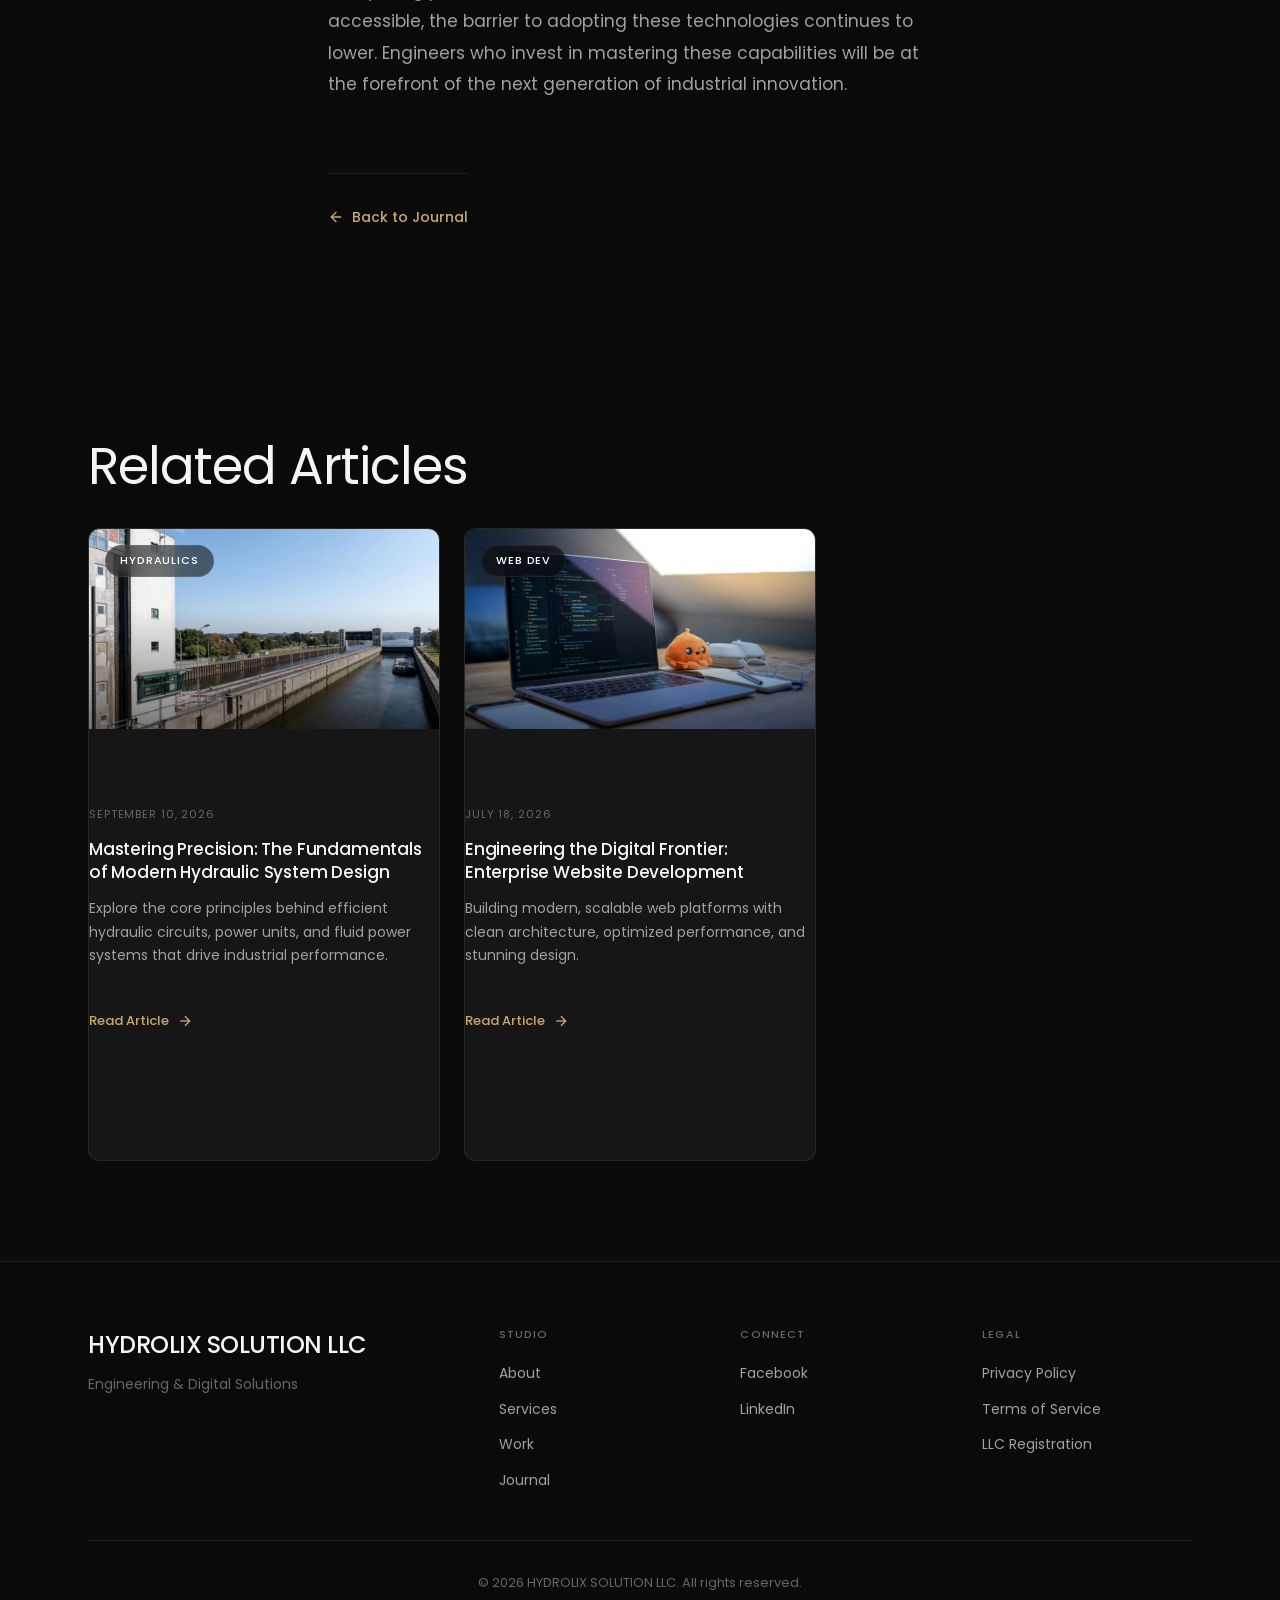
<file: article-3d-modeling.html>
<!DOCTYPE html>
<html lang="en">
<head>
  <meta charset="UTF-8">
  <meta name="viewport" content="width=device-width, initial-scale=1.0">
  <title>Visualizing Complexity with 3D Engineering Modeling and Digital Twins | HYDROLIX SOLUTION LLC</title>
  <meta name="description" content="Advanced 3D CAD models and digital twin technology for product visualization, simulation, and prototyping.">
  <link rel="preconnect" href="https://fonts.googleapis.com">
  <link rel="preconnect" href="https://fonts.gstatic.com" crossorigin>
  <link href="https://fonts.googleapis.com/css2?family=Poppins:wght@300;400;500;600;700&display=swap" rel="stylesheet">
  <link rel="stylesheet" href="styles.css">
</head>
<body>
  <a href="#main" class="skip-link">Skip to main content</a>

  <!-- Loader -->
  <div class="loader" id="loader" aria-hidden="true">
    <div class="loader-inner">
      <span class="loader-text">HYDROLIX SOLUTION LLC</span>
      <div class="loader-bar"><div class="loader-progress"></div></div>
    </div>
  </div>

  <!-- Navigation -->
  <nav class="navbar" id="navbar" role="navigation" aria-label="Main navigation">
    <div class="nav-container">
      <a href="index.html" class="nav-logo" aria-label="HYDROLIX SOLUTION LLC home">
        <span class="logo-text">HYDROLIX SOLUTION LLC</span>
      </a>
      <button class="nav-toggle" id="navToggle" aria-label="Toggle navigation menu" aria-expanded="false">
        <span class="hamburger"><span></span><span></span></span>
      </button>
      <ul class="nav-menu" id="navMenu" role="menubar">
        <li role="none"><a href="index.html#about" role="menuitem" class="nav-link">About</a></li>
        <li role="none"><a href="index.html#services" role="menuitem" class="nav-link">Services</a></li>
        <li role="none"><a href="index.html#articles" role="menuitem" class="nav-link">Journal</a></li>
        <li role="none"><a href="index.html#contact" role="menuitem" class="nav-link">Contact</a></li>
      </ul>
    </div>
  </nav>

  <main id="main">
    <!-- Article Hero -->
    <section class="article-hero">
      <div class="hero-bg">
        <div class="hero-gradient"></div>
        <div class="hero-noise"></div>
      </div>
      <div class="hero-content">
        <a href="index.html#articles" class="article-back-link" data-reveal>
          <svg width="16" height="16" viewBox="0 0 24 24" fill="none" stroke="currentColor" stroke-width="2" stroke-linecap="round" stroke-linejoin="round"><line x1="19" y1="12" x2="5" y2="12"/><polyline points="12 19 5 12 12 5"/></svg>
          Back to Journal
        </a>
        <div class="article-tags" data-reveal>
          <span class="article-tag">3D Modeling</span>
          <span class="article-tag">Technology</span>
        </div>
        <h1 class="article-hero-title" data-reveal>Visualizing Complexity with 3D Engineering Modeling and Digital Twins</h1>
        <div class="article-meta" data-reveal>
          <time datetime="2026-08-05">August 5, 2026</time>
          <span class="meta-separator">&middot;</span>
          <span>11 min read</span>
        </div>
      </div>
    </section>

    <!-- Article Body -->
    <article class="article-body">
      <div class="container container-narrow">
        <p class="article-lead">Three-dimensional engineering modeling has transformed how products are designed, validated, and manufactured. From individual components to complex multi-body assemblies, 3D CAD models provide the geometric foundation for simulation, visualization, and fabrication. When combined with digital twin technology, these models evolve from static representations into living systems that mirror their physical counterparts in real time.</p>

        <h2>The Evolution of 3D CAD</h2>
        <p>The journey from 2D wireframe drawings to parametric solid modeling represents one of the most significant leaps in engineering history. Early 3D systems required engineers to define every vertex and edge manually, a painstaking process that limited adoption. The introduction of parametric feature-based modeling in the late 1980s changed everything, allowing designers to capture design intent through sketches, constraints, and feature trees.</p>
        <p>Today's 3D CAD platforms, including SolidWorks, CATIA, Siemens NX, and Autodesk Inventor, offer sophisticated modeling capabilities that handle everything from simple turned parts to complex surface models with hundreds of features. Direct modeling approaches complement parametric workflows, enabling rapid concept exploration without the overhead of maintaining a fully constrained feature history.</p>

        <h2>Assembly Modeling and Kinematic Simulation</h2>
        <p>Modern engineering products rarely consist of a single part. Assembly modeling allows engineers to define how multiple components relate to each other in space, establishing mates, clearances, and运动 relationships. This capability is essential for verifying fit, analyzing interference, and simulating mechanism behavior before any physical prototype is built.</p>
        <ul>
          <li><strong>Mate definitions:</strong> Coincident, concentric, parallel, and distance mates constrain component positions relative to each other, building up the assembly's degrees of freedom progressively.</li>
          <li><strong>Interference detection:</strong> Automated collision checking identifies areas where parts occupy the same space, revealing design errors that would be expensive to correct after manufacturing.</li>
          <li><strong>Motion studies:</strong> Kinematic and dynamic simulations predict how assemblies move under applied forces, gravity, and friction. These analyses validate mechanism behavior and identify binding or clearance issues.</li>
          <li><strong>Exploded views:</strong> Visual disassembly sequences aid in creating assembly instructions, service manuals, and marketing materials that clearly show how components fit together.</li>
        </ul>

        <h2>Photorealistic Rendering</h2>
        <p>Photorealistic rendering transforms CAD geometry into images that are virtually indistinguishable from photographs. Advanced rendering engines simulate light behavior using ray tracing, path tracing, and global illumination algorithms that account for reflection, refraction, subsurface scattering, and ambient occlusion.</p>
        <p>For product visualization, rendering serves multiple purposes. Marketing teams use photorealistic images to promote products before manufacturing begins. Designers evaluate material choices, color options, and surface finishes in a virtual environment, reducing the need for physical appearance models. Engineers use rendering to communicate design intent to stakeholders who may not be comfortable interpreting technical drawings.</p>

        <h2>Digital Twin Technology</h2>
        <p>A digital twin is more than a 3D model; it is a living, data-connected representation of a physical asset that evolves throughout its lifecycle. By integrating sensor data, operational parameters, and physics-based simulations, digital twins provide real-time visibility into asset performance and predictive insights into future behavior.</p>
        <p>In industrial applications, digital twins of hydraulic systems, manufacturing equipment, and rotating machinery enable operators to monitor health indicators, predict maintenance needs, and optimize performance without physical intervention. The 3D model serves as the visual interface through which this data is consumed, making spatial context essential for effective decision-making.</p>
        <p>Key capabilities of digital twin implementations include:</p>
        <ul>
          <li><strong>Real-time monitoring:</strong> Sensor feeds update the digital model continuously, displaying temperature, pressure, vibration, and flow data in the context of the physical asset's geometry.</li>
          <li><strong>Predictive analytics:</strong> Machine learning algorithms analyze historical and real-time data to forecast component degradation, remaining useful life, and optimal maintenance windows.</li>
          <li><strong>What-if simulation:</strong> Operators can test operational scenarios in the virtual environment before implementing them on the physical asset, reducing risk and optimizing outcomes.</li>
          <li><strong>Remote collaboration:</strong> Cloud-based digital twins enable distributed teams to view, annotate, and troubleshoot assets regardless of their physical location.</li>
        </ul>

        <h2>Simulation-Driven Design</h2>
        <p>Integrating simulation early in the design process shifts engineering from a build-and-test paradigm to a predict-and-optimize approach. Finite element analysis (FEA) evaluates structural integrity, thermal performance, and vibration characteristics. Computational fluid dynamics (CFD) analyzes flow patterns, pressure distributions, and heat transfer. Multibody dynamics (MBD) predicts mechanism behavior under real-world loading conditions.</p>
        <p>Topology optimization uses simulation results to generate organic, material-efficient geometries that meet performance requirements with minimal weight. When these optimized shapes are manufactured using additive manufacturing, they often outperform conventionally designed parts by significant margins in both strength and weight.</p>

        <h2>Collaboration and Data Management</h2>
        <p>As 3D models grow in complexity and team sizes increase, managing design data becomes a critical challenge. Product data management (PDM) and product lifecycle management (PLM) systems control version history, access permissions, and workflow approvals. These systems ensure that every team member works from the correct revision and that design changes are reviewed and approved before implementation.</p>
        <p>Cloud-based collaboration platforms are emerging as alternatives to traditional PDM/PLM systems, offering real-time co-editing, browser-based viewing, and integrated communication tools. While adoption in regulated industries remains cautious due to data security concerns, these platforms are gaining traction in startups and agile engineering organizations that prioritize speed and accessibility.</p>

        <h2>Conclusion</h2>
        <p>3D engineering modeling and digital twin technology represent the convergence of geometry, data, and simulation into a unified framework for product development and asset management. As computing power increases and software tools become more accessible, the barrier to adopting these technologies continues to lower. Engineers who invest in mastering these capabilities will be at the forefront of the next generation of industrial innovation.</p>

        <a href="index.html#articles" class="article-back-bottom">
          <svg width="16" height="16" viewBox="0 0 24 24" fill="none" stroke="currentColor" stroke-width="2" stroke-linecap="round" stroke-linejoin="round"><line x1="19" y1="12" x2="5" y2="12"/><polyline points="12 19 5 12 12 5"/></svg>
          Back to Journal
        </a>
      </div>
    </article>

    <!-- Related Articles -->
    <section class="related-articles">
      <div class="container">
        <h2 class="section-title">Related Articles</h2>
        <div class="articles-grid">
          <article class="article-card" data-reveal>
            <div class="article-image" style="background-image: url('images/article-hydraulics.jpg'); background-size: cover; background-position: center;">
              <span class="article-tag">Hydraulics</span>
            </div>
            <div class="article-body">
              <time class="article-date" datetime="2026-09-10">September 10, 2026</time>
              <h3 class="article-title">Mastering Precision: The Fundamentals of Modern Hydraulic System Design</h3>
              <p class="article-excerpt">Explore the core principles behind efficient hydraulic circuits, power units, and fluid power systems that drive industrial performance.</p>
              <a href="article-hydraulics.html" class="article-link">Read Article <svg width="16" height="16" viewBox="0 0 24 24" fill="none" stroke="currentColor" stroke-width="2"><line x1="5" y1="12" x2="19" y2="12"/><polyline points="12 5 19 12 12 19"/></svg></a>
            </div>
          </article>
          <article class="article-card" data-reveal>
            <div class="article-image" style="background-image: url('images/article-web.jpg'); background-size: cover; background-position: center;">
              <span class="article-tag">Web Dev</span>
            </div>
            <div class="article-body">
              <time class="article-date" datetime="2026-07-18">July 18, 2026</time>
              <h3 class="article-title">Engineering the Digital Frontier: Enterprise Website Development</h3>
              <p class="article-excerpt">Building modern, scalable web platforms with clean architecture, optimized performance, and stunning design.</p>
              <a href="article-web.html" class="article-link">Read Article <svg width="16" height="16" viewBox="0 0 24 24" fill="none" stroke="currentColor" stroke-width="2"><line x1="5" y1="12" x2="19" y2="12"/><polyline points="12 5 19 12 12 19"/></svg></a>
            </div>
          </article>
        </div>
      </div>
    </section>
  </main>

  <!-- Footer -->
  <footer class="footer" role="contentinfo">
    <div class="container">
      <div class="footer-top">
        <div class="footer-brand">
          <a href="index.html" class="nav-logo" aria-label="HYDROLIX SOLUTION LLC home">
            <span class="logo-text">HYDROLIX SOLUTION LLC</span>
          </a>
          <p class="footer-tagline">Engineering & Digital Solutions</p>
        </div>
        <div class="footer-cols">
          <div class="footer-col">
            <h3 class="footer-heading">Studio</h3>
            <ul>
              <li><a href="index.html#about">About</a></li>
              <li><a href="index.html#services">Services</a></li>
              <li><a href="index.html#work">Work</a></li>
              <li><a href="index.html#articles">Journal</a></li>
            </ul>
          </div>
          <div class="footer-col">
            <h3 class="footer-heading">Connect</h3>
            <ul>
              <li><a href="https://www.facebook.com/profile.php?id=61594665413653" target="_blank" rel="noopener noreferrer">Facebook</a></li>
              <li><a href="https://www.linkedin.com/in/hydrolix-solutions-llc-85013b436?utm_source=share_via&utm_content=profile&utm_medium=member_android" target="_blank" rel="noopener noreferrer">LinkedIn</a></li>
            </ul>
          </div>
          <div class="footer-col">
            <h3 class="footer-heading">Legal</h3>
            <ul>
              <li><a href="privacy.html">Privacy Policy</a></li>
              <li><a href="terms.html">Terms of Service</a></li>
              <li><a href="#">LLC Registration</a></li>
            </ul>
          </div>
        </div>
      </div>
      <div class="footer-bottom">
        <p>&copy; 2026 HYDROLIX SOLUTION LLC. All rights reserved.</p>
      </div>
    </div>
  </footer>

  <script src="script.js"></script>
</body>
</html>
</file>
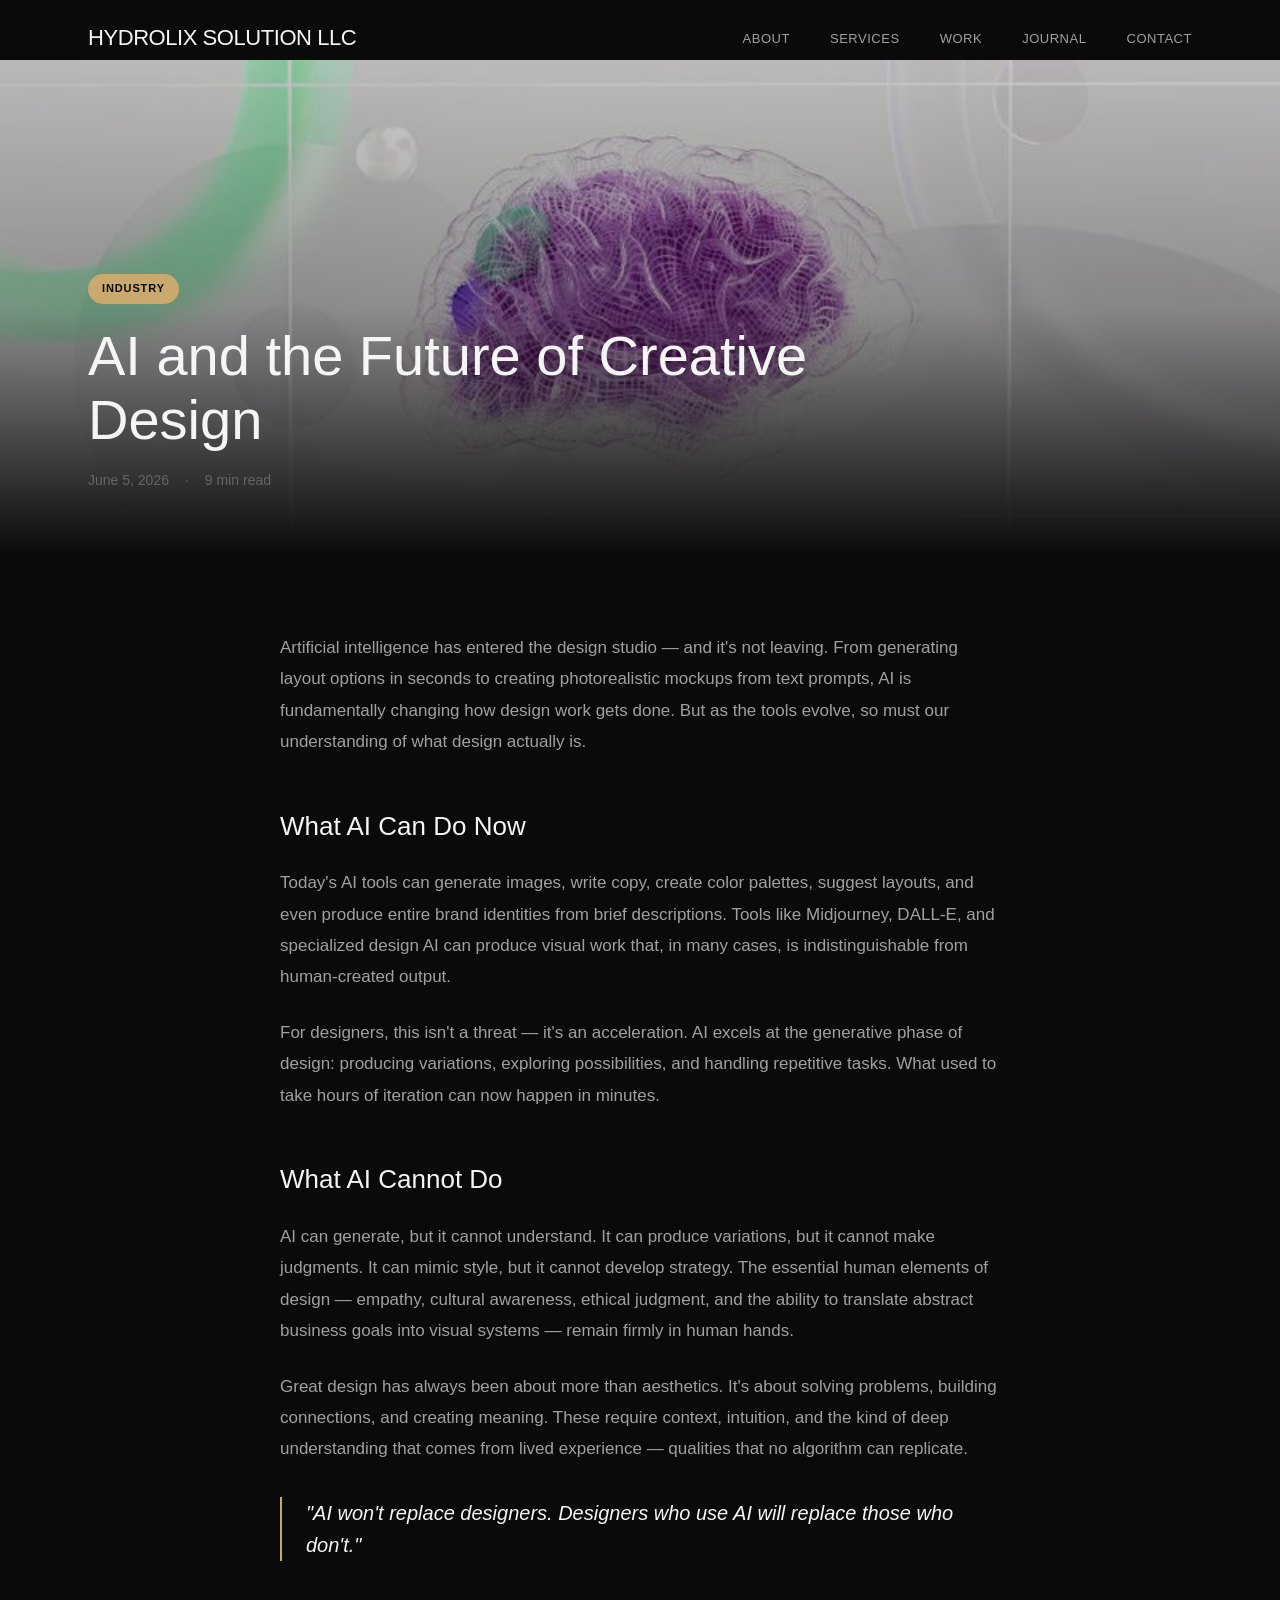
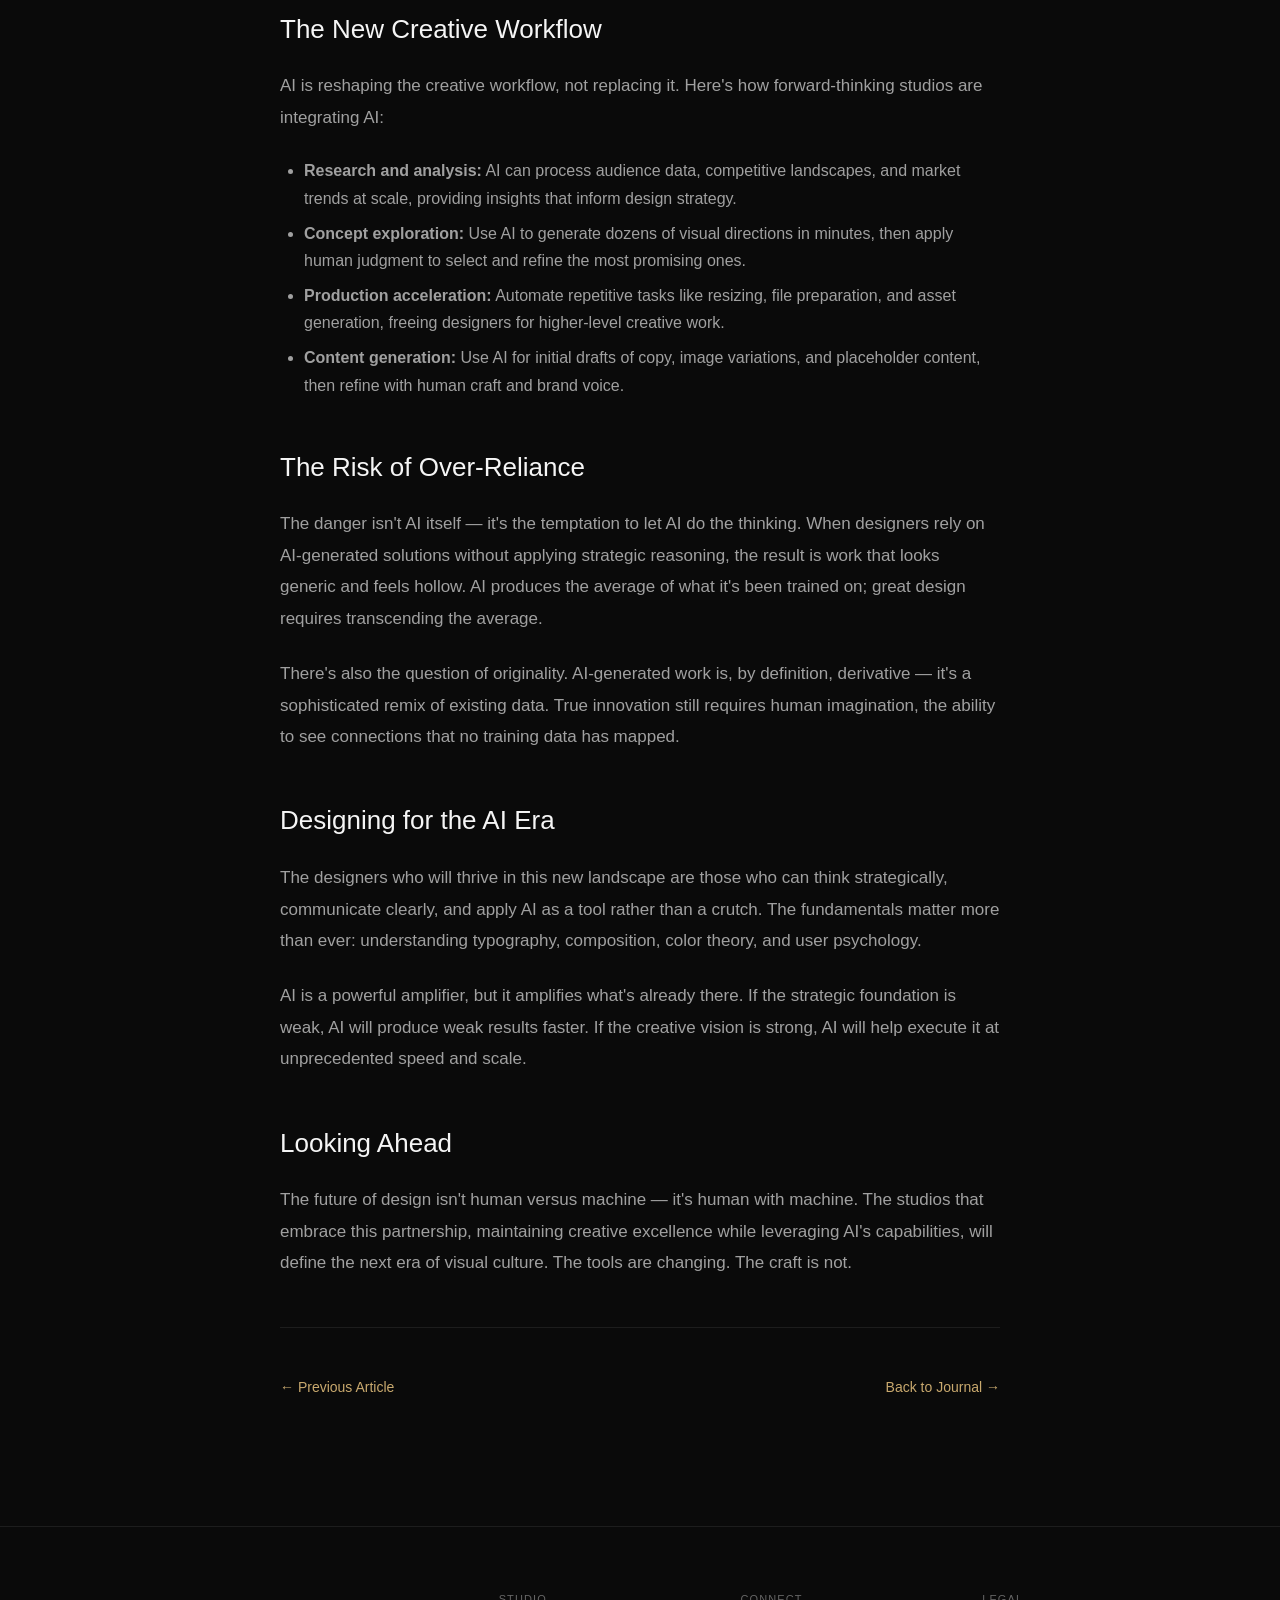
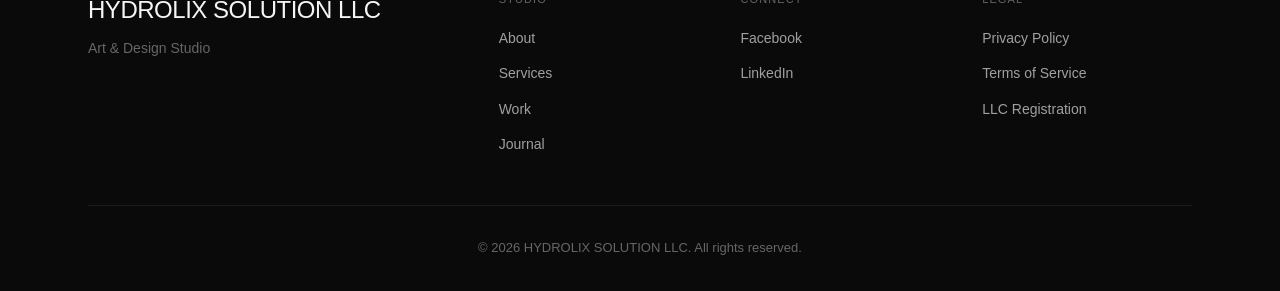
<file: article-ai-future.html>
<!DOCTYPE html>
<html lang="en">
<head>
  <meta charset="UTF-8">
  <meta name="viewport" content="width=device-width, initial-scale=1.0">
  <title>AI and the Future of Creative Design | HYDROLIX SOLUTION LLC</title>
  <meta name="description" content="How artificial intelligence is reshaping the workflow — and why human creativity remains irreplaceable.">
  <link rel="preconnect" href="https://fonts.googleapis.com">
  <link rel="preconnect" href="https://fonts.gstatic.com" crossorigin>
  <link href="https://fonts.googleapis.com/css2?family=Playfair+Display:ital,wght@0,400;0,500;0,600;0,700;1,400;1,500&family=Inter:wght@300;400;500;600&display=swap" rel="stylesheet">
  <link rel="stylesheet" href="styles.css">
  <style>
    .article-hero { position: relative; height: 55vh; min-height: 350px; overflow: hidden; margin-top: 60px; }
    .article-hero-bg { position: absolute; inset: 0; background-size: cover; background-position: center; }
    .article-hero-bg::after { content: ''; position: absolute; inset: 0; background: linear-gradient(to top, rgba(10,10,10,1) 0%, rgba(10,10,10,0.4) 50%, rgba(10,10,10,0.2) 100%); }
    .article-hero-content { position: relative; z-index: 1; height: 100%; display: flex; flex-direction: column; justify-content: flex-end; padding-bottom: clamp(2rem, 5vw, 4rem); }
    .article-hero .container { width: 100%; }
    .article-hero-tag { display: inline-block; padding: 0.375rem 0.875rem; background: var(--accent); color: var(--bg); font-size: 0.6875rem; font-weight: 600; text-transform: uppercase; letter-spacing: 0.08em; border-radius: 100px; margin-bottom: 1.25rem; }
    .article-hero-title { font-family: var(--font-display); font-size: clamp(2rem, 5vw, 3.5rem); font-weight: 500; line-height: 1.15; max-width: 800px; margin-bottom: 1rem; }
    .article-hero-meta { display: flex; align-items: center; gap: 1rem; color: var(--text-muted); font-size: 0.875rem; }
    .article-body-page { padding: clamp(3rem, 6vw, 5rem) 0 clamp(5rem, 10vw, 8rem); }
    .article-body-content { max-width: 720px; margin: 0 auto; }
    .article-body-content p { color: var(--text-secondary); line-height: 1.85; margin-bottom: 1.5rem; font-size: 1.0625rem; }
    .article-body-content h2 { font-family: var(--font-display); font-size: 1.625rem; font-weight: 500; margin: 3rem 0 1.25rem; color: var(--text); }
    .article-body-content blockquote { border-left: 2px solid var(--accent); padding-left: 1.5rem; margin: 2rem 0; font-style: italic; }
    .article-body-content blockquote p { color: var(--text); font-family: var(--font-display); font-size: 1.25rem; line-height: 1.6; }
    .article-body-content ul { color: var(--text-secondary); margin: 0.5rem 0 1.5rem 1.5rem; list-style: disc; }
    .article-body-content li { margin-bottom: 0.5rem; line-height: 1.7; }
    .article-nav { display: flex; justify-content: space-between; align-items: center; padding-top: 3rem; border-top: 1px solid var(--border); margin-top: 3rem; }
    .article-nav a { font-size: 0.875rem; color: var(--accent); display: flex; align-items: center; gap: 0.5rem; transition: gap 0.3s var(--ease); }
    .article-nav a:hover { gap: 0.75rem; }
    @media (max-width: 768px) {
      .article-hero { height: 45vh; min-height: 280px; }
      .article-hero-title { font-size: clamp(1.75rem, 6vw, 2.5rem); }
      .article-hero-meta { flex-wrap: wrap; gap: 0.5rem; }
      .article-body-page { padding: clamp(2rem, 5vw, 3rem) 0 clamp(3rem, 8vw, 5rem); }
      .article-body-content p { font-size: 1rem; }
      .article-nav { flex-direction: column; gap: 1rem; align-items: flex-start; }
    }
  </style>
</head>
<body>
  <a href="#main" class="skip-link">Skip to main content</a>

  <!-- Navigation -->
  <nav class="navbar" id="navbar" role="navigation" aria-label="Main navigation">
    <div class="nav-container">
      <a href="index.html" class="nav-logo" aria-label="HYDROLIX SOLUTION LLC home">
        <span class="logo-text">HYDROLIX SOLUTION LLC</span>
      </a>
      <button class="nav-toggle" id="navToggle" aria-label="Toggle navigation menu" aria-expanded="false">
        <span></span><span></span>
      </button>
      <div class="nav-backdrop" id="navBackdrop"></div>
      <ul class="nav-menu" id="navMenu" role="menubar">
        <li role="none"><a href="index.html#about" role="menuitem" class="nav-link">About</a></li>
        <li role="none"><a href="index.html#services" role="menuitem" class="nav-link">Services</a></li>
        <li role="none"><a href="index.html#work" role="menuitem" class="nav-link">Work</a></li>
        <li role="none"><a href="index.html#articles" role="menuitem" class="nav-link">Journal</a></li>
        <li role="none"><a href="index.html#contact" role="menuitem" class="nav-link">Contact</a></li>
      </ul>
    </div>
  </nav>

  <main id="main">
    <div class="article-hero">
      <div class="article-hero-bg" style="background-image: url('images/article-industry.jpg');"></div>
      <div class="article-hero-content">
        <div class="container">
          <span class="article-hero-tag">Industry</span>
          <h1 class="article-hero-title">AI and the Future of Creative Design</h1>
          <div class="article-hero-meta">
            <span>June 5, 2026</span>
            <span>&middot;</span>
            <span>9 min read</span>
          </div>
        </div>
      </div>
    </div>

    <section class="article-body-page">
      <div class="container">
        <div class="article-body-content">
          <p>Artificial intelligence has entered the design studio — and it's not leaving. From generating layout options in seconds to creating photorealistic mockups from text prompts, AI is fundamentally changing how design work gets done. But as the tools evolve, so must our understanding of what design actually is.</p>

          <h2>What AI Can Do Now</h2>
          <p>Today's AI tools can generate images, write copy, create color palettes, suggest layouts, and even produce entire brand identities from brief descriptions. Tools like Midjourney, DALL-E, and specialized design AI can produce visual work that, in many cases, is indistinguishable from human-created output.</p>
          <p>For designers, this isn't a threat — it's an acceleration. AI excels at the generative phase of design: producing variations, exploring possibilities, and handling repetitive tasks. What used to take hours of iteration can now happen in minutes.</p>

          <h2>What AI Cannot Do</h2>
          <p>AI can generate, but it cannot understand. It can produce variations, but it cannot make judgments. It can mimic style, but it cannot develop strategy. The essential human elements of design — empathy, cultural awareness, ethical judgment, and the ability to translate abstract business goals into visual systems — remain firmly in human hands.</p>
          <p>Great design has always been about more than aesthetics. It's about solving problems, building connections, and creating meaning. These require context, intuition, and the kind of deep understanding that comes from lived experience — qualities that no algorithm can replicate.</p>

          <blockquote>
            <p>"AI won't replace designers. Designers who use AI will replace those who don't."</p>
          </blockquote>

          <h2>The New Creative Workflow</h2>
          <p>AI is reshaping the creative workflow, not replacing it. Here's how forward-thinking studios are integrating AI:</p>
          <ul>
            <li><strong>Research and analysis:</strong> AI can process audience data, competitive landscapes, and market trends at scale, providing insights that inform design strategy.</li>
            <li><strong>Concept exploration:</strong> Use AI to generate dozens of visual directions in minutes, then apply human judgment to select and refine the most promising ones.</li>
            <li><strong>Production acceleration:</strong> Automate repetitive tasks like resizing, file preparation, and asset generation, freeing designers for higher-level creative work.</li>
            <li><strong>Content generation:</strong> Use AI for initial drafts of copy, image variations, and placeholder content, then refine with human craft and brand voice.</li>
          </ul>

          <h2>The Risk of Over-Reliance</h2>
          <p>The danger isn't AI itself — it's the temptation to let AI do the thinking. When designers rely on AI-generated solutions without applying strategic reasoning, the result is work that looks generic and feels hollow. AI produces the average of what it's been trained on; great design requires transcending the average.</p>
          <p>There's also the question of originality. AI-generated work is, by definition, derivative — it's a sophisticated remix of existing data. True innovation still requires human imagination, the ability to see connections that no training data has mapped.</p>

          <h2>Designing for the AI Era</h2>
          <p>The designers who will thrive in this new landscape are those who can think strategically, communicate clearly, and apply AI as a tool rather than a crutch. The fundamentals matter more than ever: understanding typography, composition, color theory, and user psychology.</p>
          <p>AI is a powerful amplifier, but it amplifies what's already there. If the strategic foundation is weak, AI will produce weak results faster. If the creative vision is strong, AI will help execute it at unprecedented speed and scale.</p>

          <h2>Looking Ahead</h2>
          <p>The future of design isn't human versus machine — it's human with machine. The studios that embrace this partnership, maintaining creative excellence while leveraging AI's capabilities, will define the next era of visual culture. The tools are changing. The craft is not.</p>

          <div class="article-nav">
            <a href="article-typography-brand-voice.html">&larr; Previous Article</a>
            <a href="index.html#articles">Back to Journal &rarr;</a>
          </div>
        </div>
      </div>
    </section>
  </main>

  <!-- Footer -->
  <footer class="footer" role="contentinfo">
    <div class="container">
      <div class="footer-top">
        <div class="footer-brand">
          <a href="index.html" class="nav-logo" aria-label="HYDROLIX SOLUTION LLC home">
            <span class="logo-text">HYDROLIX SOLUTION LLC</span>
          </a>
          <p class="footer-tagline">Art & Design Studio</p>
        </div>
        <div class="footer-cols">
          <div class="footer-col">
            <h3 class="footer-heading">Studio</h3>
            <ul>
              <li><a href="index.html#about">About</a></li>
              <li><a href="index.html#services">Services</a></li>
              <li><a href="index.html#work">Work</a></li>
              <li><a href="index.html#articles">Journal</a></li>
            </ul>
          </div>
          <div class="footer-col">
            <h3 class="footer-heading">Connect</h3>
            <ul>
              <li><a href="https://www.facebook.com/profile.php?id=61594665413653" target="_blank" rel="noopener noreferrer">Facebook</a></li>
              <li><a href="https://www.linkedin.com/in/hydrolix-solutions-llc-85013b436?utm_source=share_via&utm_content=profile&utm_medium=member_android" target="_blank" rel="noopener noreferrer">LinkedIn</a></li>
            </ul>
          </div>
          <div class="footer-col">
            <h3 class="footer-heading">Legal</h3>
            <ul>
              <li><a href="privacy.html">Privacy Policy</a></li>
              <li><a href="terms.html">Terms of Service</a></li>
              <li><a href="#">LLC Registration</a></li>
            </ul>
          </div>
        </div>
      </div>
      <div class="footer-bottom">
        <p>&copy; 2026 HYDROLIX SOLUTION LLC. All rights reserved.</p>
      </div>
    </div>
  </footer>

  <script src="script.js"></script>
</body>
</html>
</file>
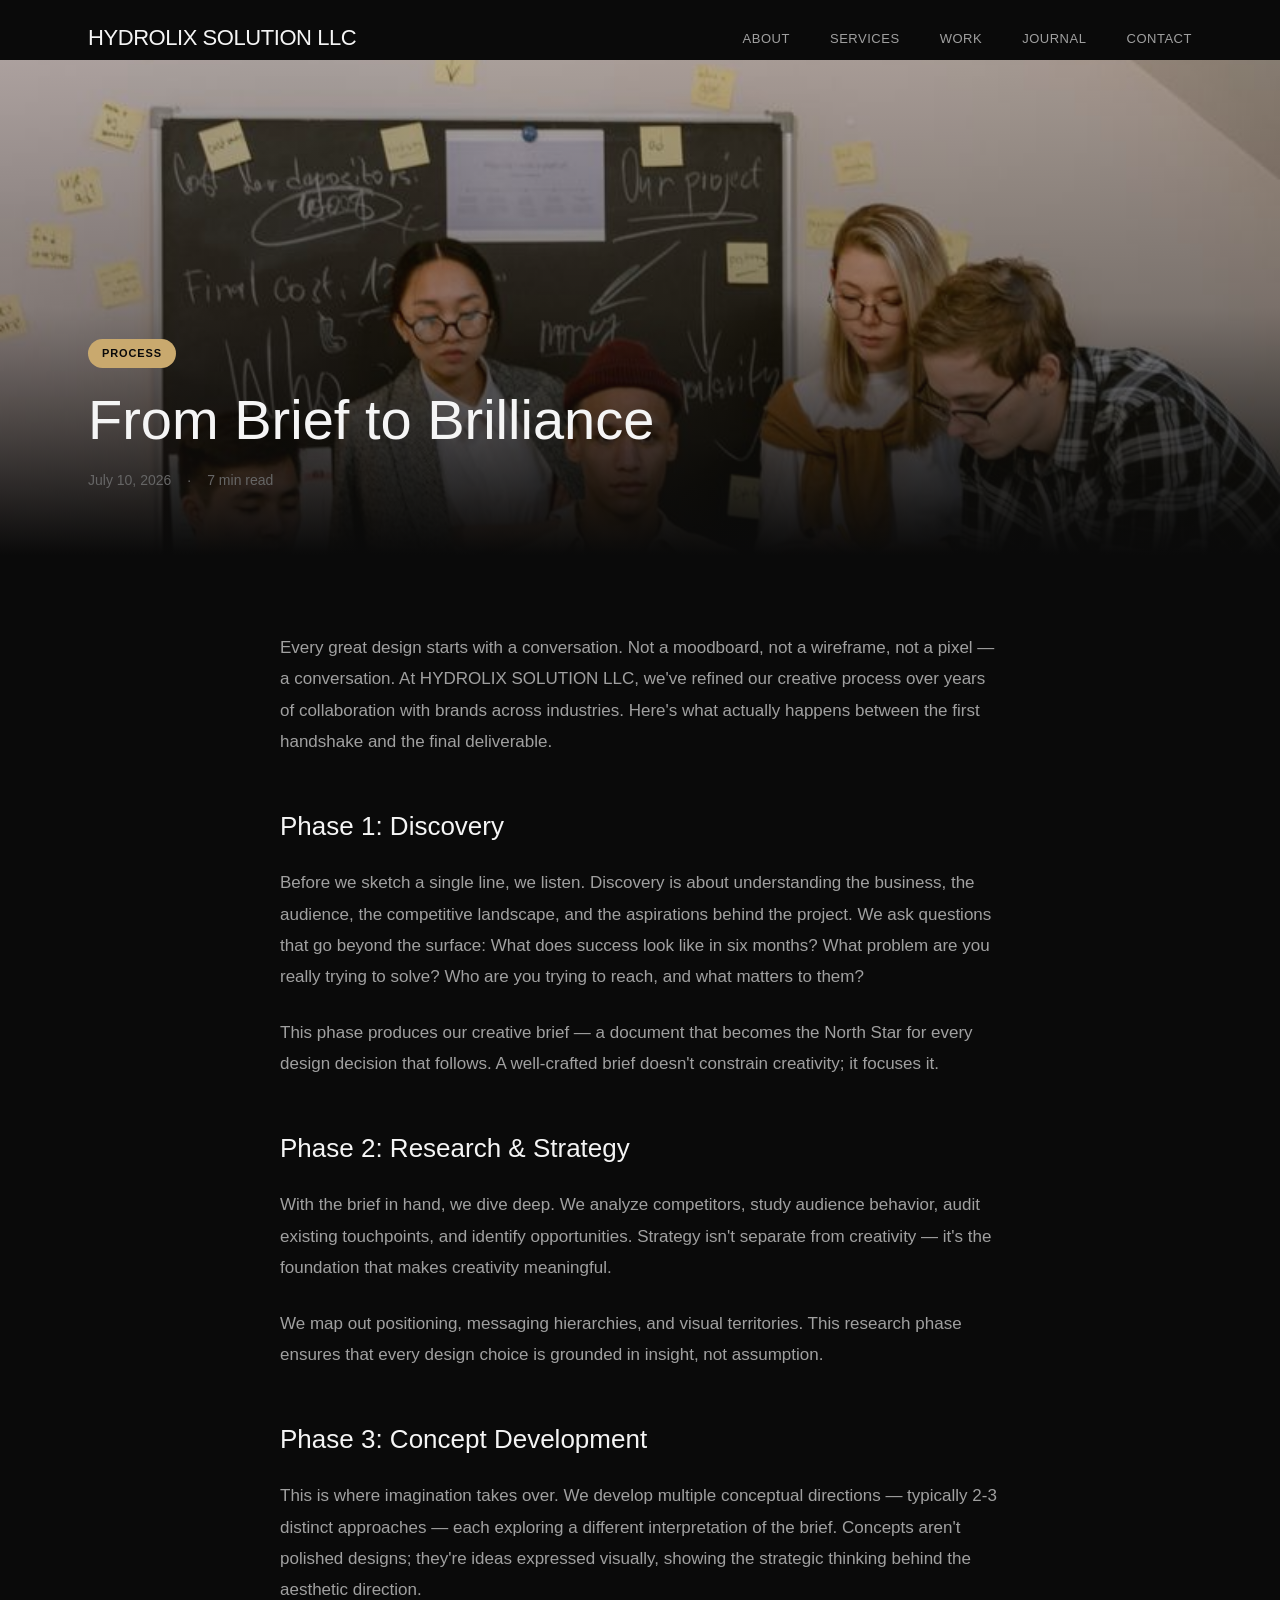
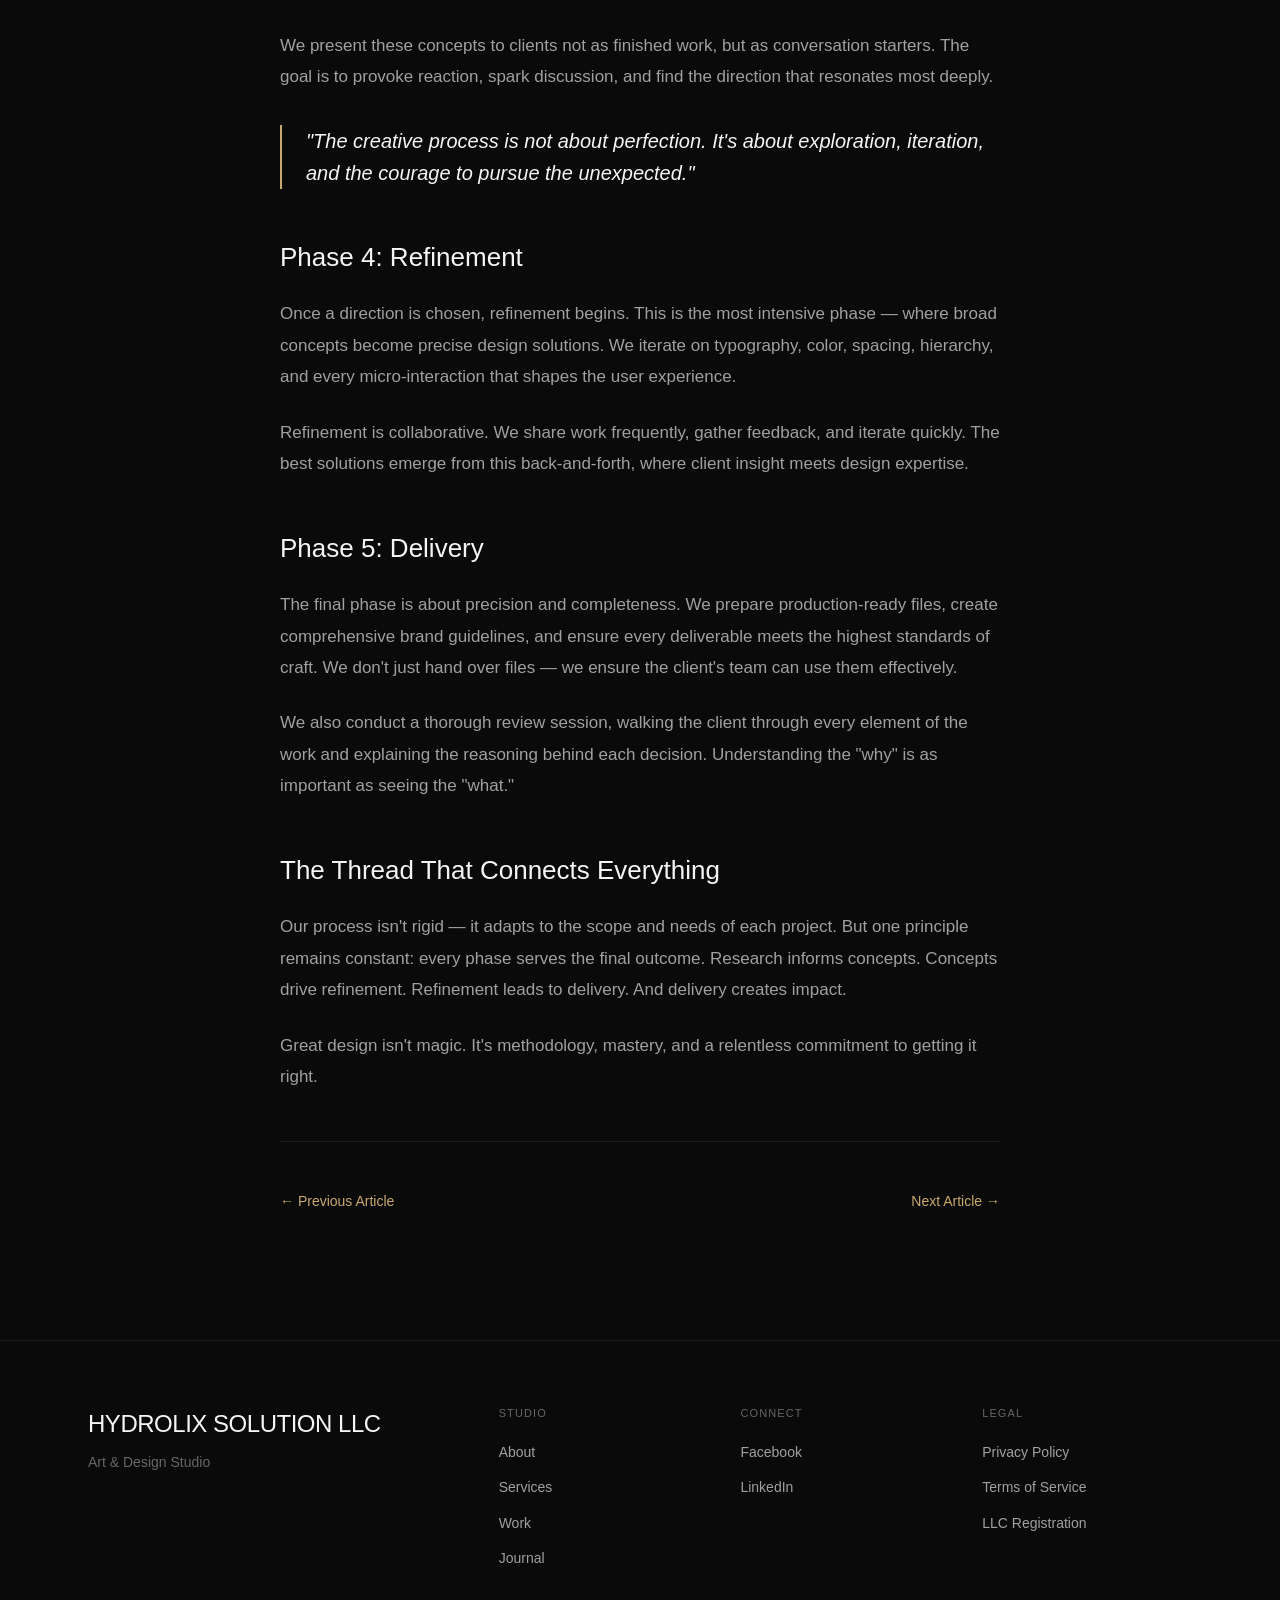
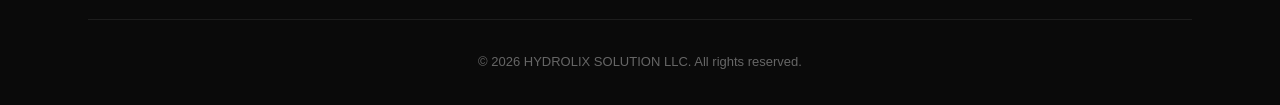
<file: article-brief-to-brilliance.html>
<!DOCTYPE html>
<html lang="en">
<head>
  <meta charset="UTF-8">
  <meta name="viewport" content="width=device-width, initial-scale=1.0">
  <title>From Brief to Brilliance | HYDROLIX SOLUTION LLC</title>
  <meta name="description" content="A behind-the-scenes look at our creative process, step by step.">
  <link rel="preconnect" href="https://fonts.googleapis.com">
  <link rel="preconnect" href="https://fonts.gstatic.com" crossorigin>
  <link href="https://fonts.googleapis.com/css2?family=Playfair+Display:ital,wght@0,400;0,500;0,600;0,700;1,400;1,500&family=Inter:wght@300;400;500;600&display=swap" rel="stylesheet">
  <link rel="stylesheet" href="styles.css">
  <style>
    .article-hero { position: relative; height: 55vh; min-height: 350px; overflow: hidden; margin-top: 60px; }
    .article-hero-bg { position: absolute; inset: 0; background-size: cover; background-position: center; }
    .article-hero-bg::after { content: ''; position: absolute; inset: 0; background: linear-gradient(to top, rgba(10,10,10,1) 0%, rgba(10,10,10,0.4) 50%, rgba(10,10,10,0.2) 100%); }
    .article-hero-content { position: relative; z-index: 1; height: 100%; display: flex; flex-direction: column; justify-content: flex-end; padding-bottom: clamp(2rem, 5vw, 4rem); }
    .article-hero .container { width: 100%; }
    .article-hero-tag { display: inline-block; padding: 0.375rem 0.875rem; background: var(--accent); color: var(--bg); font-size: 0.6875rem; font-weight: 600; text-transform: uppercase; letter-spacing: 0.08em; border-radius: 100px; margin-bottom: 1.25rem; }
    .article-hero-title { font-family: var(--font-display); font-size: clamp(2rem, 5vw, 3.5rem); font-weight: 500; line-height: 1.15; max-width: 800px; margin-bottom: 1rem; }
    .article-hero-meta { display: flex; align-items: center; gap: 1rem; color: var(--text-muted); font-size: 0.875rem; }
    .article-body-page { padding: clamp(3rem, 6vw, 5rem) 0 clamp(5rem, 10vw, 8rem); }
    .article-body-content { max-width: 720px; margin: 0 auto; }
    .article-body-content p { color: var(--text-secondary); line-height: 1.85; margin-bottom: 1.5rem; font-size: 1.0625rem; }
    .article-body-content h2 { font-family: var(--font-display); font-size: 1.625rem; font-weight: 500; margin: 3rem 0 1.25rem; color: var(--text); }
    .article-body-content blockquote { border-left: 2px solid var(--accent); padding-left: 1.5rem; margin: 2rem 0; font-style: italic; }
    .article-body-content blockquote p { color: var(--text); font-family: var(--font-display); font-size: 1.25rem; line-height: 1.6; }
    .article-body-content ul { color: var(--text-secondary); margin: 0.5rem 0 1.5rem 1.5rem; list-style: disc; }
    .article-body-content li { margin-bottom: 0.5rem; line-height: 1.7; }
    .article-nav { display: flex; justify-content: space-between; align-items: center; padding-top: 3rem; border-top: 1px solid var(--border); margin-top: 3rem; }
    .article-nav a { font-size: 0.875rem; color: var(--accent); display: flex; align-items: center; gap: 0.5rem; transition: gap 0.3s var(--ease); }
    .article-nav a:hover { gap: 0.75rem; }
    @media (max-width: 768px) {
      .article-hero { height: 45vh; min-height: 280px; }
      .article-hero-title { font-size: clamp(1.75rem, 6vw, 2.5rem); }
      .article-hero-meta { flex-wrap: wrap; gap: 0.5rem; }
      .article-body-page { padding: clamp(2rem, 5vw, 3rem) 0 clamp(3rem, 8vw, 5rem); }
      .article-body-content p { font-size: 1rem; }
      .article-nav { flex-direction: column; gap: 1rem; align-items: flex-start; }
    }
  </style>
</head>
<body>
  <a href="#main" class="skip-link">Skip to main content</a>

  <!-- Navigation -->
  <nav class="navbar" id="navbar" role="navigation" aria-label="Main navigation">
    <div class="nav-container">
      <a href="index.html" class="nav-logo" aria-label="HYDROLIX SOLUTION LLC home">
        <span class="logo-text">HYDROLIX SOLUTION LLC</span>
      </a>
      <button class="nav-toggle" id="navToggle" aria-label="Toggle navigation menu" aria-expanded="false">
        <span></span><span></span>
      </button>
      <div class="nav-backdrop" id="navBackdrop"></div>
      <ul class="nav-menu" id="navMenu" role="menubar">
        <li role="none"><a href="index.html#about" role="menuitem" class="nav-link">About</a></li>
        <li role="none"><a href="index.html#services" role="menuitem" class="nav-link">Services</a></li>
        <li role="none"><a href="index.html#work" role="menuitem" class="nav-link">Work</a></li>
        <li role="none"><a href="index.html#articles" role="menuitem" class="nav-link">Journal</a></li>
        <li role="none"><a href="index.html#contact" role="menuitem" class="nav-link">Contact</a></li>
      </ul>
    </div>
  </nav>

  <main id="main">
    <div class="article-hero">
      <div class="article-hero-bg" style="background-image: url('images/article-process.jpg');"></div>
      <div class="article-hero-content">
        <div class="container">
          <span class="article-hero-tag">Process</span>
          <h1 class="article-hero-title">From Brief to Brilliance</h1>
          <div class="article-hero-meta">
            <span>July 10, 2026</span>
            <span>&middot;</span>
            <span>7 min read</span>
          </div>
        </div>
      </div>
    </div>

    <section class="article-body-page">
      <div class="container">
        <div class="article-body-content">
          <p>Every great design starts with a conversation. Not a moodboard, not a wireframe, not a pixel — a conversation. At HYDROLIX SOLUTION LLC, we've refined our creative process over years of collaboration with brands across industries. Here's what actually happens between the first handshake and the final deliverable.</p>

          <h2>Phase 1: Discovery</h2>
          <p>Before we sketch a single line, we listen. Discovery is about understanding the business, the audience, the competitive landscape, and the aspirations behind the project. We ask questions that go beyond the surface: What does success look like in six months? What problem are you really trying to solve? Who are you trying to reach, and what matters to them?</p>
          <p>This phase produces our creative brief — a document that becomes the North Star for every design decision that follows. A well-crafted brief doesn't constrain creativity; it focuses it.</p>

          <h2>Phase 2: Research & Strategy</h2>
          <p>With the brief in hand, we dive deep. We analyze competitors, study audience behavior, audit existing touchpoints, and identify opportunities. Strategy isn't separate from creativity — it's the foundation that makes creativity meaningful.</p>
          <p>We map out positioning, messaging hierarchies, and visual territories. This research phase ensures that every design choice is grounded in insight, not assumption.</p>

          <h2>Phase 3: Concept Development</h2>
          <p>This is where imagination takes over. We develop multiple conceptual directions — typically 2-3 distinct approaches — each exploring a different interpretation of the brief. Concepts aren't polished designs; they're ideas expressed visually, showing the strategic thinking behind the aesthetic direction.</p>
          <p>We present these concepts to clients not as finished work, but as conversation starters. The goal is to provoke reaction, spark discussion, and find the direction that resonates most deeply.</p>

          <blockquote>
            <p>"The creative process is not about perfection. It's about exploration, iteration, and the courage to pursue the unexpected."</p>
          </blockquote>

          <h2>Phase 4: Refinement</h2>
          <p>Once a direction is chosen, refinement begins. This is the most intensive phase — where broad concepts become precise design solutions. We iterate on typography, color, spacing, hierarchy, and every micro-interaction that shapes the user experience.</p>
          <p>Refinement is collaborative. We share work frequently, gather feedback, and iterate quickly. The best solutions emerge from this back-and-forth, where client insight meets design expertise.</p>

          <h2>Phase 5: Delivery</h2>
          <p>The final phase is about precision and completeness. We prepare production-ready files, create comprehensive brand guidelines, and ensure every deliverable meets the highest standards of craft. We don't just hand over files — we ensure the client's team can use them effectively.</p>
          <p>We also conduct a thorough review session, walking the client through every element of the work and explaining the reasoning behind each decision. Understanding the "why" is as important as seeing the "what."</p>

          <h2>The Thread That Connects Everything</h2>
          <p>Our process isn't rigid — it adapts to the scope and needs of each project. But one principle remains constant: every phase serves the final outcome. Research informs concepts. Concepts drive refinement. Refinement leads to delivery. And delivery creates impact.</p>
          <p>Great design isn't magic. It's methodology, mastery, and a relentless commitment to getting it right.</p>

          <div class="article-nav">
            <a href="article-color-psychology.html">&larr; Previous Article</a>
            <a href="article-typography-brand-voice.html">Next Article &rarr;</a>
          </div>
        </div>
      </div>
    </section>
  </main>

  <!-- Footer -->
  <footer class="footer" role="contentinfo">
    <div class="container">
      <div class="footer-top">
        <div class="footer-brand">
          <a href="index.html" class="nav-logo" aria-label="HYDROLIX SOLUTION LLC home">
            <span class="logo-text">HYDROLIX SOLUTION LLC</span>
          </a>
          <p class="footer-tagline">Art & Design Studio</p>
        </div>
        <div class="footer-cols">
          <div class="footer-col">
            <h3 class="footer-heading">Studio</h3>
            <ul>
              <li><a href="index.html#about">About</a></li>
              <li><a href="index.html#services">Services</a></li>
              <li><a href="index.html#work">Work</a></li>
              <li><a href="index.html#articles">Journal</a></li>
            </ul>
          </div>
          <div class="footer-col">
            <h3 class="footer-heading">Connect</h3>
            <ul>
              <li><a href="https://www.facebook.com/profile.php?id=61594665413653" target="_blank" rel="noopener noreferrer">Facebook</a></li>
              <li><a href="https://www.linkedin.com/in/hydrolix-solutions-llc-85013b436?utm_source=share_via&utm_content=profile&utm_medium=member_android" target="_blank" rel="noopener noreferrer">LinkedIn</a></li>
            </ul>
          </div>
          <div class="footer-col">
            <h3 class="footer-heading">Legal</h3>
            <ul>
              <li><a href="privacy.html">Privacy Policy</a></li>
              <li><a href="terms.html">Terms of Service</a></li>
              <li><a href="#">LLC Registration</a></li>
            </ul>
          </div>
        </div>
      </div>
      <div class="footer-bottom">
        <p>&copy; 2026 HYDROLIX SOLUTION LLC. All rights reserved.</p>
      </div>
    </div>
  </footer>

  <script src="script.js"></script>
</body>
</html>
</file>
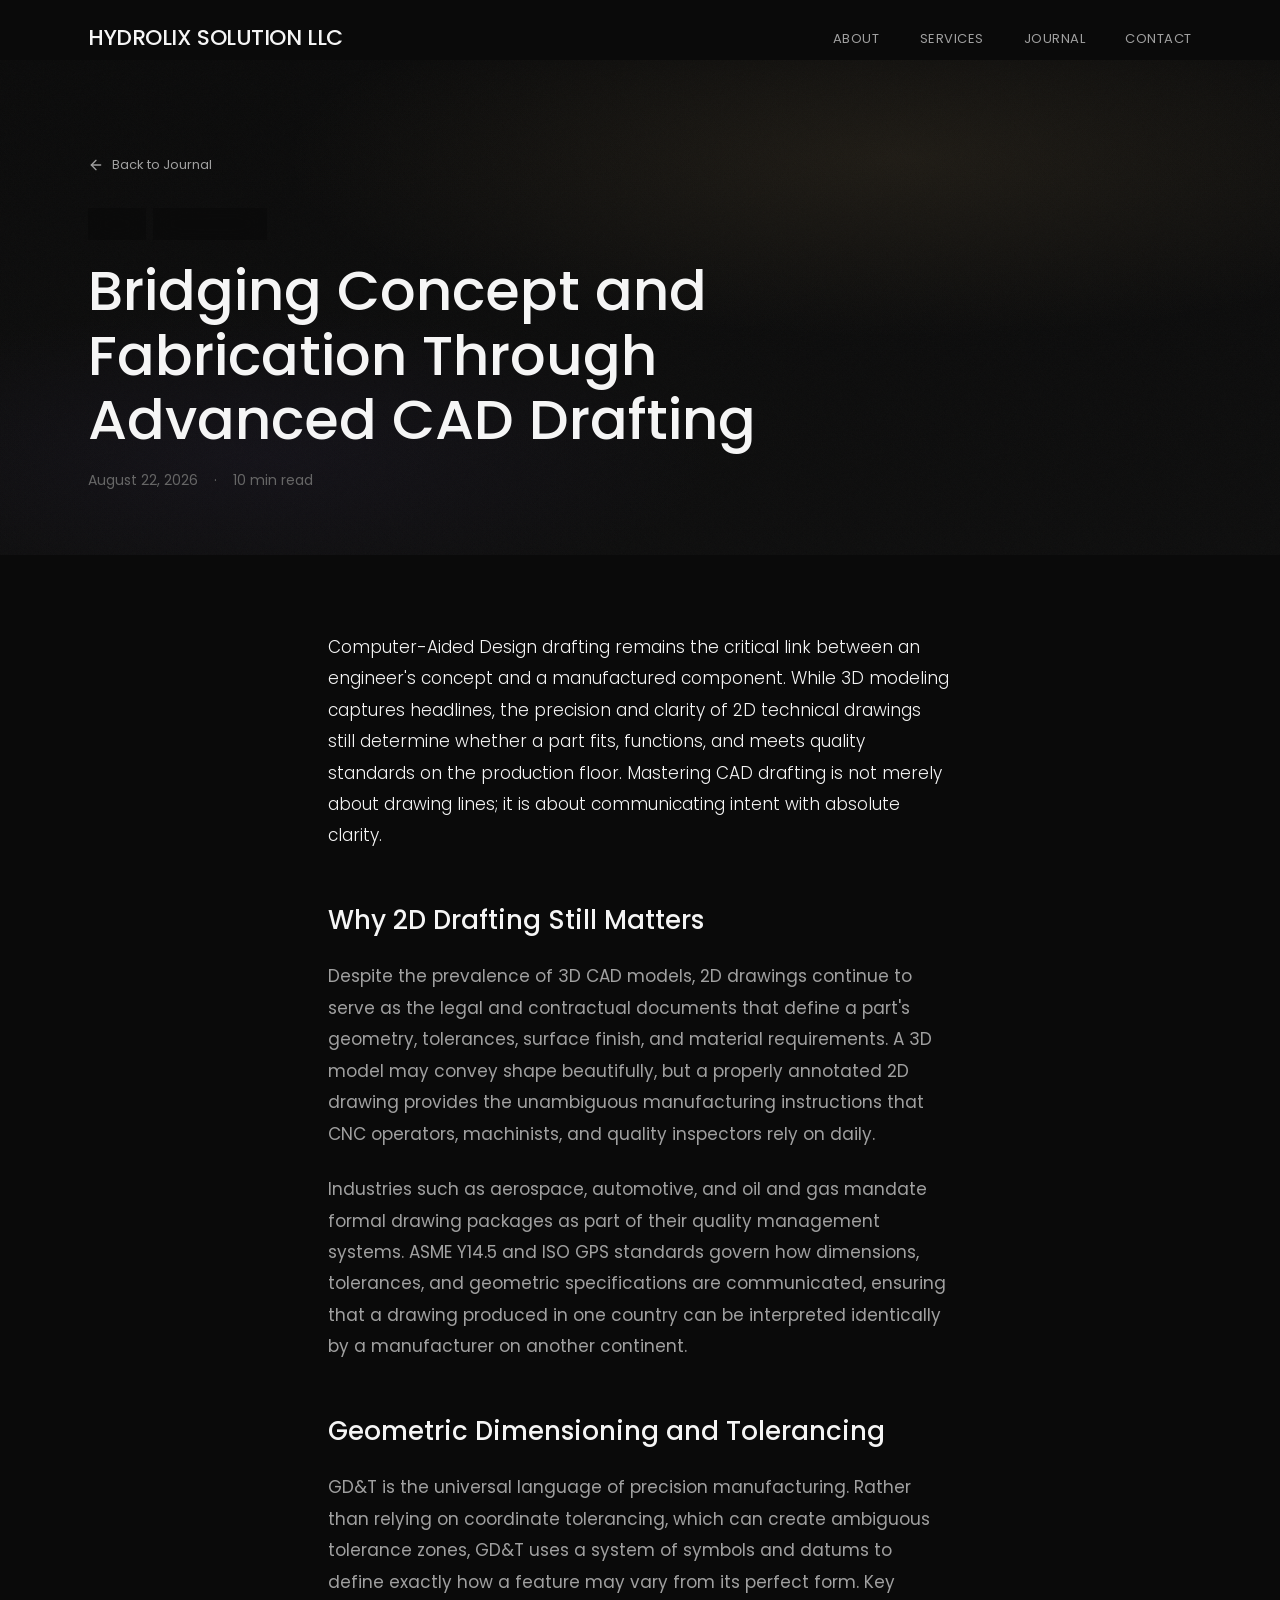
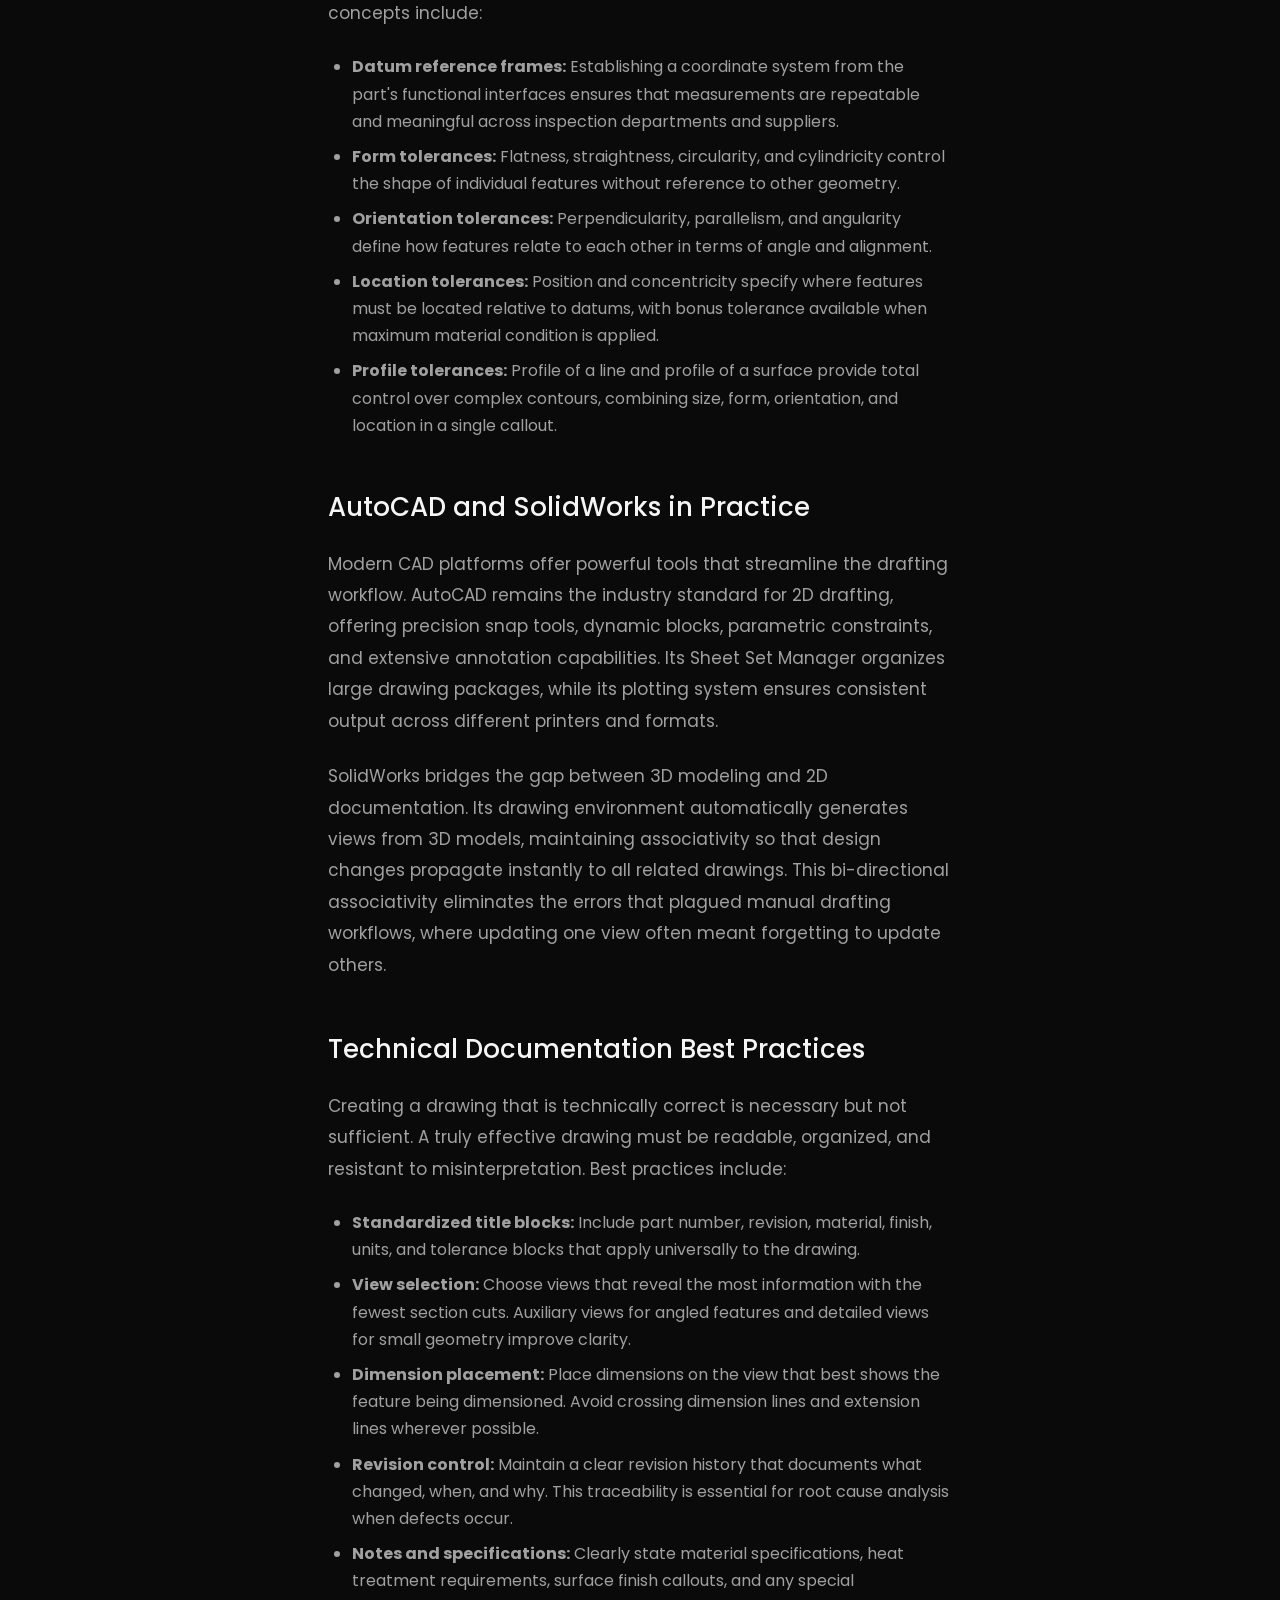
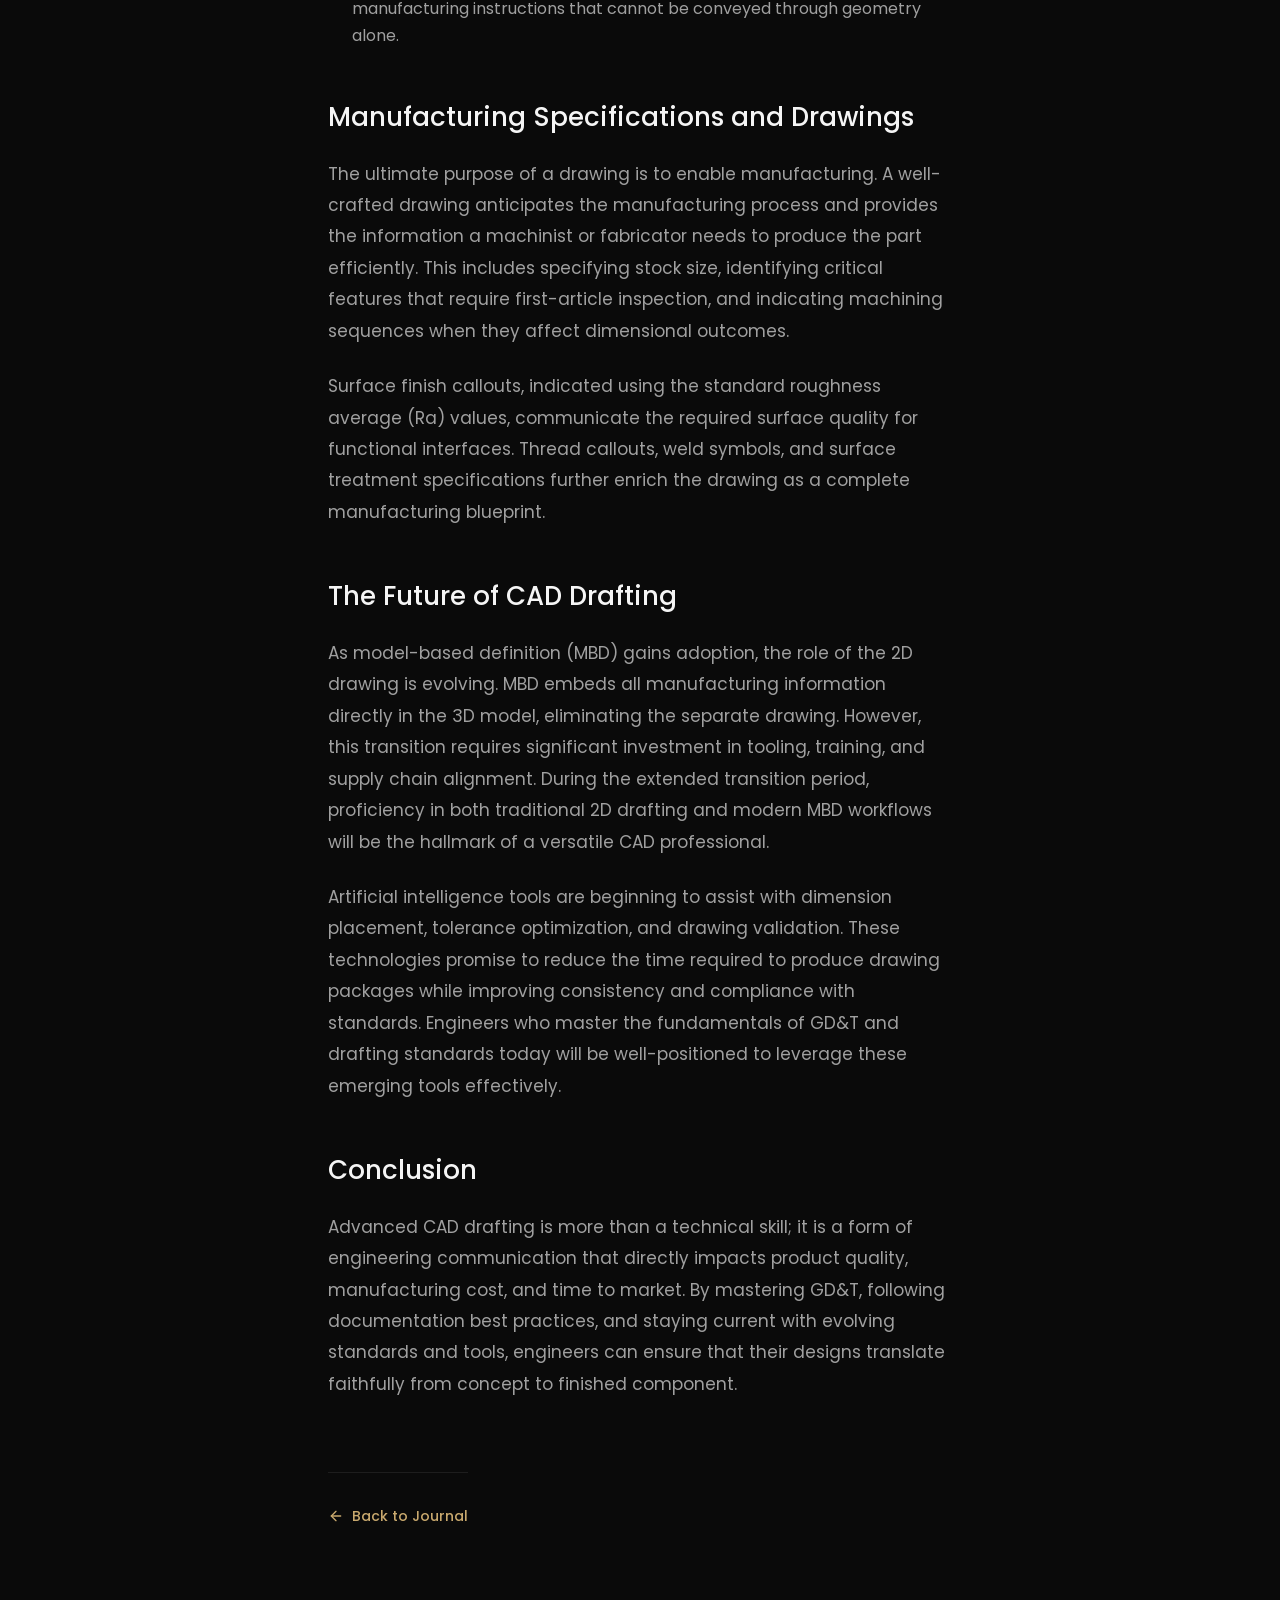
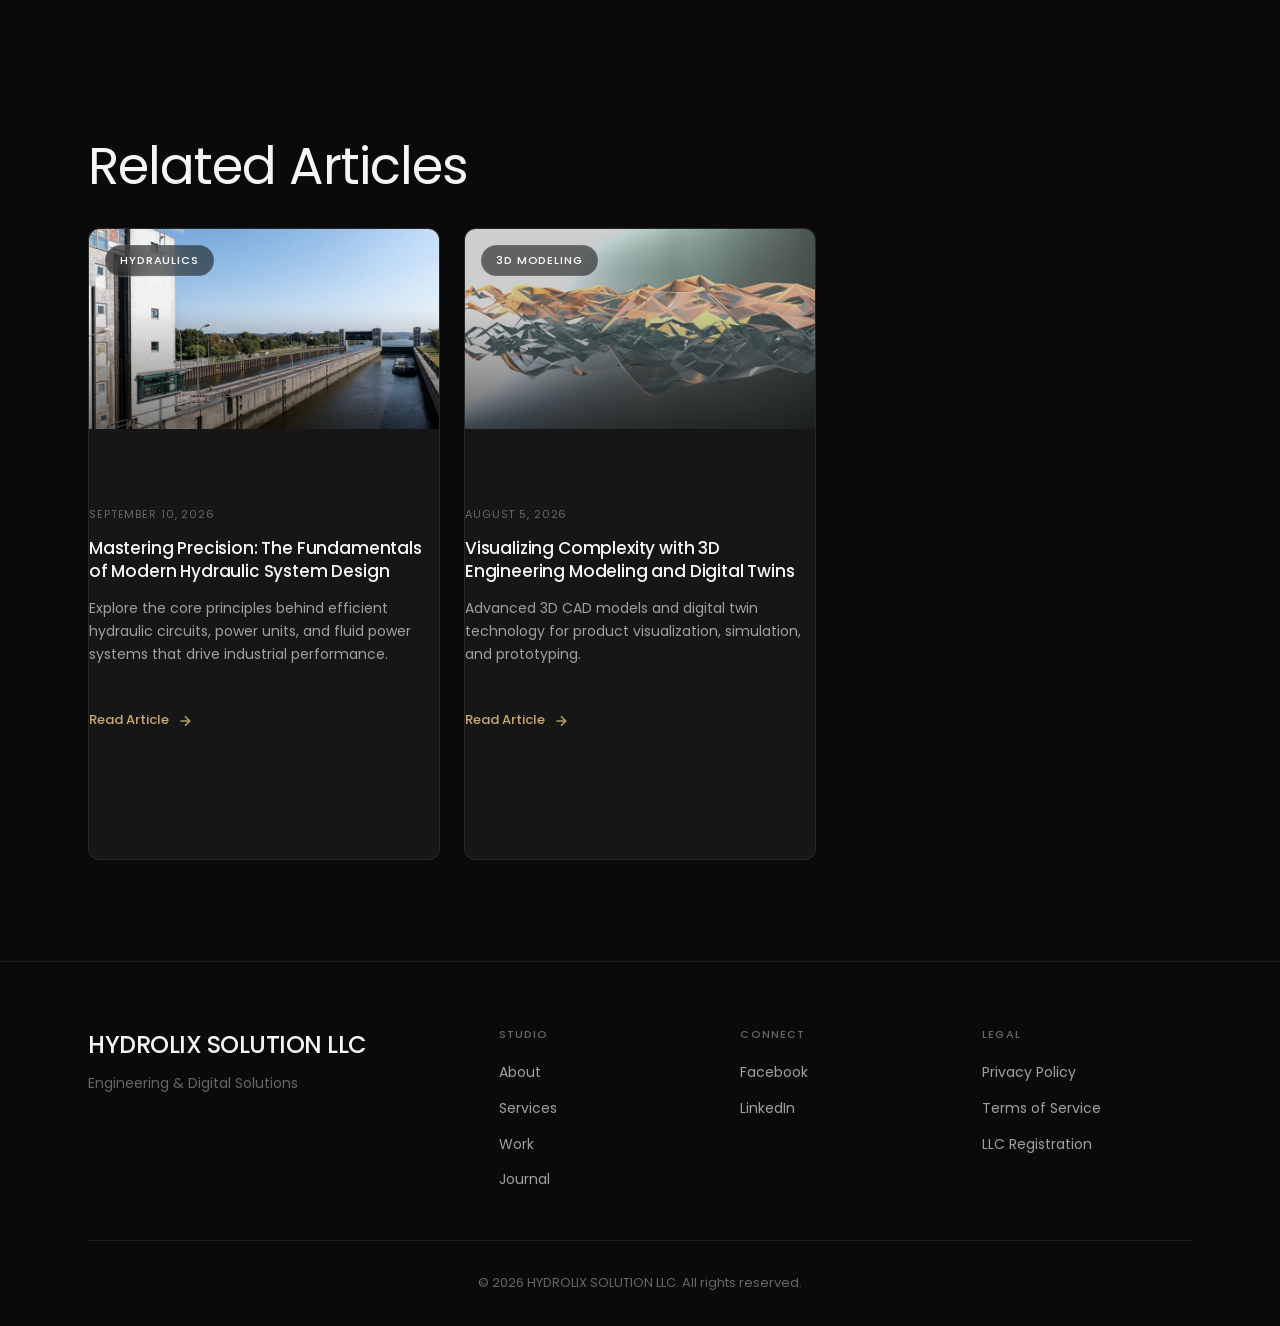
<file: article-cad.html>
<!DOCTYPE html>
<html lang="en">
<head>
  <meta charset="UTF-8">
  <meta name="viewport" content="width=device-width, initial-scale=1.0">
  <title>Bridging Concept and Fabrication Through Advanced CAD Drafting | HYDROLIX SOLUTION LLC</title>
  <meta name="description" content="How precision 2D drafting and technical documentation transform ideas into manufacturing-ready specifications.">
  <link rel="preconnect" href="https://fonts.googleapis.com">
  <link rel="preconnect" href="https://fonts.gstatic.com" crossorigin>
  <link href="https://fonts.googleapis.com/css2?family=Poppins:wght@300;400;500;600;700&display=swap" rel="stylesheet">
  <link rel="stylesheet" href="styles.css">
</head>
<body>
  <a href="#main" class="skip-link">Skip to main content</a>

  <!-- Loader -->
  <div class="loader" id="loader" aria-hidden="true">
    <div class="loader-inner">
      <span class="loader-text">HYDROLIX SOLUTION LLC</span>
      <div class="loader-bar"><div class="loader-progress"></div></div>
    </div>
  </div>

  <!-- Navigation -->
  <nav class="navbar" id="navbar" role="navigation" aria-label="Main navigation">
    <div class="nav-container">
      <a href="index.html" class="nav-logo" aria-label="HYDROLIX SOLUTION LLC home">
        <span class="logo-text">HYDROLIX SOLUTION LLC</span>
      </a>
      <button class="nav-toggle" id="navToggle" aria-label="Toggle navigation menu" aria-expanded="false">
        <span></span><span></span>
      </button>
      <div class="nav-backdrop" id="navBackdrop"></div>
      <ul class="nav-menu" id="navMenu" role="menubar">
        <li role="none"><a href="index.html#about" role="menuitem" class="nav-link">About</a></li>
        <li role="none"><a href="index.html#services" role="menuitem" class="nav-link">Services</a></li>
        <li role="none"><a href="index.html#articles" role="menuitem" class="nav-link">Journal</a></li>
        <li role="none"><a href="index.html#contact" role="menuitem" class="nav-link">Contact</a></li>
      </ul>
    </div>
  </nav>

  <main id="main">
    <!-- Article Hero -->
    <section class="article-hero">
      <div class="hero-bg">
        <div class="hero-gradient"></div>
        <div class="hero-noise"></div>
      </div>
      <div class="hero-content">
        <a href="index.html#articles" class="article-back-link" data-reveal>
          <svg width="16" height="16" viewBox="0 0 24 24" fill="none" stroke="currentColor" stroke-width="2" stroke-linecap="round" stroke-linejoin="round"><line x1="19" y1="12" x2="5" y2="12"/><polyline points="12 19 5 12 12 5"/></svg>
          Back to Journal
        </a>
        <div class="article-tags" data-reveal>
          <span class="article-tag">CAD</span>
          <span class="article-tag">Engineering</span>
        </div>
        <h1 class="article-hero-title" data-reveal>Bridging Concept and Fabrication Through Advanced CAD Drafting</h1>
        <div class="article-meta" data-reveal>
          <time datetime="2026-08-22">August 22, 2026</time>
          <span class="meta-separator">&middot;</span>
          <span>10 min read</span>
        </div>
      </div>
    </section>

    <!-- Article Body -->
    <article class="article-body">
      <div class="container container-narrow">
        <p class="article-lead">Computer-Aided Design drafting remains the critical link between an engineer's concept and a manufactured component. While 3D modeling captures headlines, the precision and clarity of 2D technical drawings still determine whether a part fits, functions, and meets quality standards on the production floor. Mastering CAD drafting is not merely about drawing lines; it is about communicating intent with absolute clarity.</p>

        <h2>Why 2D Drafting Still Matters</h2>
        <p>Despite the prevalence of 3D CAD models, 2D drawings continue to serve as the legal and contractual documents that define a part's geometry, tolerances, surface finish, and material requirements. A 3D model may convey shape beautifully, but a properly annotated 2D drawing provides the unambiguous manufacturing instructions that CNC operators, machinists, and quality inspectors rely on daily.</p>
        <p>Industries such as aerospace, automotive, and oil and gas mandate formal drawing packages as part of their quality management systems. ASME Y14.5 and ISO GPS standards govern how dimensions, tolerances, and geometric specifications are communicated, ensuring that a drawing produced in one country can be interpreted identically by a manufacturer on another continent.</p>

        <h2>Geometric Dimensioning and Tolerancing</h2>
        <p>GD&T is the universal language of precision manufacturing. Rather than relying on coordinate tolerancing, which can create ambiguous tolerance zones, GD&T uses a system of symbols and datums to define exactly how a feature may vary from its perfect form. Key concepts include:</p>
        <ul>
          <li><strong>Datum reference frames:</strong> Establishing a coordinate system from the part's functional interfaces ensures that measurements are repeatable and meaningful across inspection departments and suppliers.</li>
          <li><strong>Form tolerances:</strong> Flatness, straightness, circularity, and cylindricity control the shape of individual features without reference to other geometry.</li>
          <li><strong>Orientation tolerances:</strong> Perpendicularity, parallelism, and angularity define how features relate to each other in terms of angle and alignment.</li>
          <li><strong>Location tolerances:</strong> Position and concentricity specify where features must be located relative to datums, with bonus tolerance available when maximum material condition is applied.</li>
          <li><strong>Profile tolerances:</strong> Profile of a line and profile of a surface provide total control over complex contours, combining size, form, orientation, and location in a single callout.</li>
        </ul>

        <h2>AutoCAD and SolidWorks in Practice</h2>
        <p>Modern CAD platforms offer powerful tools that streamline the drafting workflow. AutoCAD remains the industry standard for 2D drafting, offering precision snap tools, dynamic blocks, parametric constraints, and extensive annotation capabilities. Its Sheet Set Manager organizes large drawing packages, while its plotting system ensures consistent output across different printers and formats.</p>
        <p>SolidWorks bridges the gap between 3D modeling and 2D documentation. Its drawing environment automatically generates views from 3D models, maintaining associativity so that design changes propagate instantly to all related drawings. This bi-directional associativity eliminates the errors that plagued manual drafting workflows, where updating one view often meant forgetting to update others.</p>

        <h2>Technical Documentation Best Practices</h2>
        <p>Creating a drawing that is technically correct is necessary but not sufficient. A truly effective drawing must be readable, organized, and resistant to misinterpretation. Best practices include:</p>
        <ul>
          <li><strong>Standardized title blocks:</strong> Include part number, revision, material, finish, units, and tolerance blocks that apply universally to the drawing.</li>
          <li><strong>View selection:</strong> Choose views that reveal the most information with the fewest section cuts. Auxiliary views for angled features and detailed views for small geometry improve clarity.</li>
          <li><strong>Dimension placement:</strong> Place dimensions on the view that best shows the feature being dimensioned. Avoid crossing dimension lines and extension lines wherever possible.</li>
          <li><strong>Revision control:</strong> Maintain a clear revision history that documents what changed, when, and why. This traceability is essential for root cause analysis when defects occur.</li>
          <li><strong>Notes and specifications:</strong> Clearly state material specifications, heat treatment requirements, surface finish callouts, and any special manufacturing instructions that cannot be conveyed through geometry alone.</li>
        </ul>

        <h2>Manufacturing Specifications and Drawings</h2>
        <p>The ultimate purpose of a drawing is to enable manufacturing. A well-crafted drawing anticipates the manufacturing process and provides the information a machinist or fabricator needs to produce the part efficiently. This includes specifying stock size, identifying critical features that require first-article inspection, and indicating machining sequences when they affect dimensional outcomes.</p>
        <p>Surface finish callouts, indicated using the standard roughness average (Ra) values, communicate the required surface quality for functional interfaces. Thread callouts, weld symbols, and surface treatment specifications further enrich the drawing as a complete manufacturing blueprint.</p>

        <h2>The Future of CAD Drafting</h2>
        <p>As model-based definition (MBD) gains adoption, the role of the 2D drawing is evolving. MBD embeds all manufacturing information directly in the 3D model, eliminating the separate drawing. However, this transition requires significant investment in tooling, training, and supply chain alignment. During the extended transition period, proficiency in both traditional 2D drafting and modern MBD workflows will be the hallmark of a versatile CAD professional.</p>
        <p>Artificial intelligence tools are beginning to assist with dimension placement, tolerance optimization, and drawing validation. These technologies promise to reduce the time required to produce drawing packages while improving consistency and compliance with standards. Engineers who master the fundamentals of GD&T and drafting standards today will be well-positioned to leverage these emerging tools effectively.</p>

        <h2>Conclusion</h2>
        <p>Advanced CAD drafting is more than a technical skill; it is a form of engineering communication that directly impacts product quality, manufacturing cost, and time to market. By mastering GD&T, following documentation best practices, and staying current with evolving standards and tools, engineers can ensure that their designs translate faithfully from concept to finished component.</p>

        <a href="index.html#articles" class="article-back-bottom">
          <svg width="16" height="16" viewBox="0 0 24 24" fill="none" stroke="currentColor" stroke-width="2" stroke-linecap="round" stroke-linejoin="round"><line x1="19" y1="12" x2="5" y2="12"/><polyline points="12 19 5 12 12 5"/></svg>
          Back to Journal
        </a>
      </div>
    </article>

    <!-- Related Articles -->
    <section class="related-articles">
      <div class="container">
        <h2 class="section-title">Related Articles</h2>
        <div class="articles-grid">
          <article class="article-card" data-reveal>
            <div class="article-image" style="background-image: url('images/article-hydraulics.jpg'); background-size: cover; background-position: center;">
              <span class="article-tag">Hydraulics</span>
            </div>
            <div class="article-body">
              <time class="article-date" datetime="2026-09-10">September 10, 2026</time>
              <h3 class="article-title">Mastering Precision: The Fundamentals of Modern Hydraulic System Design</h3>
              <p class="article-excerpt">Explore the core principles behind efficient hydraulic circuits, power units, and fluid power systems that drive industrial performance.</p>
              <a href="article-hydraulics.html" class="article-link">Read Article <svg width="16" height="16" viewBox="0 0 24 24" fill="none" stroke="currentColor" stroke-width="2"><line x1="5" y1="12" x2="19" y2="12"/><polyline points="12 5 19 12 12 19"/></svg></a>
            </div>
          </article>
          <article class="article-card" data-reveal>
            <div class="article-image" style="background-image: url('images/article-3d.jpg'); background-size: cover; background-position: center;">
              <span class="article-tag">3D Modeling</span>
            </div>
            <div class="article-body">
              <time class="article-date" datetime="2026-08-05">August 5, 2026</time>
              <h3 class="article-title">Visualizing Complexity with 3D Engineering Modeling and Digital Twins</h3>
              <p class="article-excerpt">Advanced 3D CAD models and digital twin technology for product visualization, simulation, and prototyping.</p>
              <a href="article-3d-modeling.html" class="article-link">Read Article <svg width="16" height="16" viewBox="0 0 24 24" fill="none" stroke="currentColor" stroke-width="2"><line x1="5" y1="12" x2="19" y2="12"/><polyline points="12 5 19 12 12 19"/></svg></a>
            </div>
          </article>
        </div>
      </div>
    </section>
  </main>

  <!-- Footer -->
  <footer class="footer" role="contentinfo">
    <div class="container">
      <div class="footer-top">
        <div class="footer-brand">
          <a href="index.html" class="nav-logo" aria-label="HYDROLIX SOLUTION LLC home">
            <span class="logo-text">HYDROLIX SOLUTION LLC</span>
          </a>
          <p class="footer-tagline">Engineering & Digital Solutions</p>
        </div>
        <div class="footer-cols">
          <div class="footer-col">
            <h3 class="footer-heading">Studio</h3>
            <ul>
              <li><a href="index.html#about">About</a></li>
              <li><a href="index.html#services">Services</a></li>
              <li><a href="index.html#work">Work</a></li>
              <li><a href="index.html#articles">Journal</a></li>
            </ul>
          </div>
          <div class="footer-col">
            <h3 class="footer-heading">Connect</h3>
            <ul>
              <li><a href="https://www.facebook.com/profile.php?id=61594665413653" target="_blank" rel="noopener noreferrer">Facebook</a></li>
              <li><a href="https://www.linkedin.com/in/hydrolix-solutions-llc-85013b436?utm_source=share_via&utm_content=profile&utm_medium=member_android" target="_blank" rel="noopener noreferrer">LinkedIn</a></li>
            </ul>
          </div>
          <div class="footer-col">
            <h3 class="footer-heading">Legal</h3>
            <ul>
              <li><a href="privacy.html">Privacy Policy</a></li>
              <li><a href="terms.html">Terms of Service</a></li>
              <li><a href="#">LLC Registration</a></li>
            </ul>
          </div>
        </div>
      </div>
      <div class="footer-bottom">
        <p>&copy; 2026 HYDROLIX SOLUTION LLC. All rights reserved.</p>
      </div>
    </div>
  </footer>

  <script src="script.js"></script>
</body>
</html>
</file>
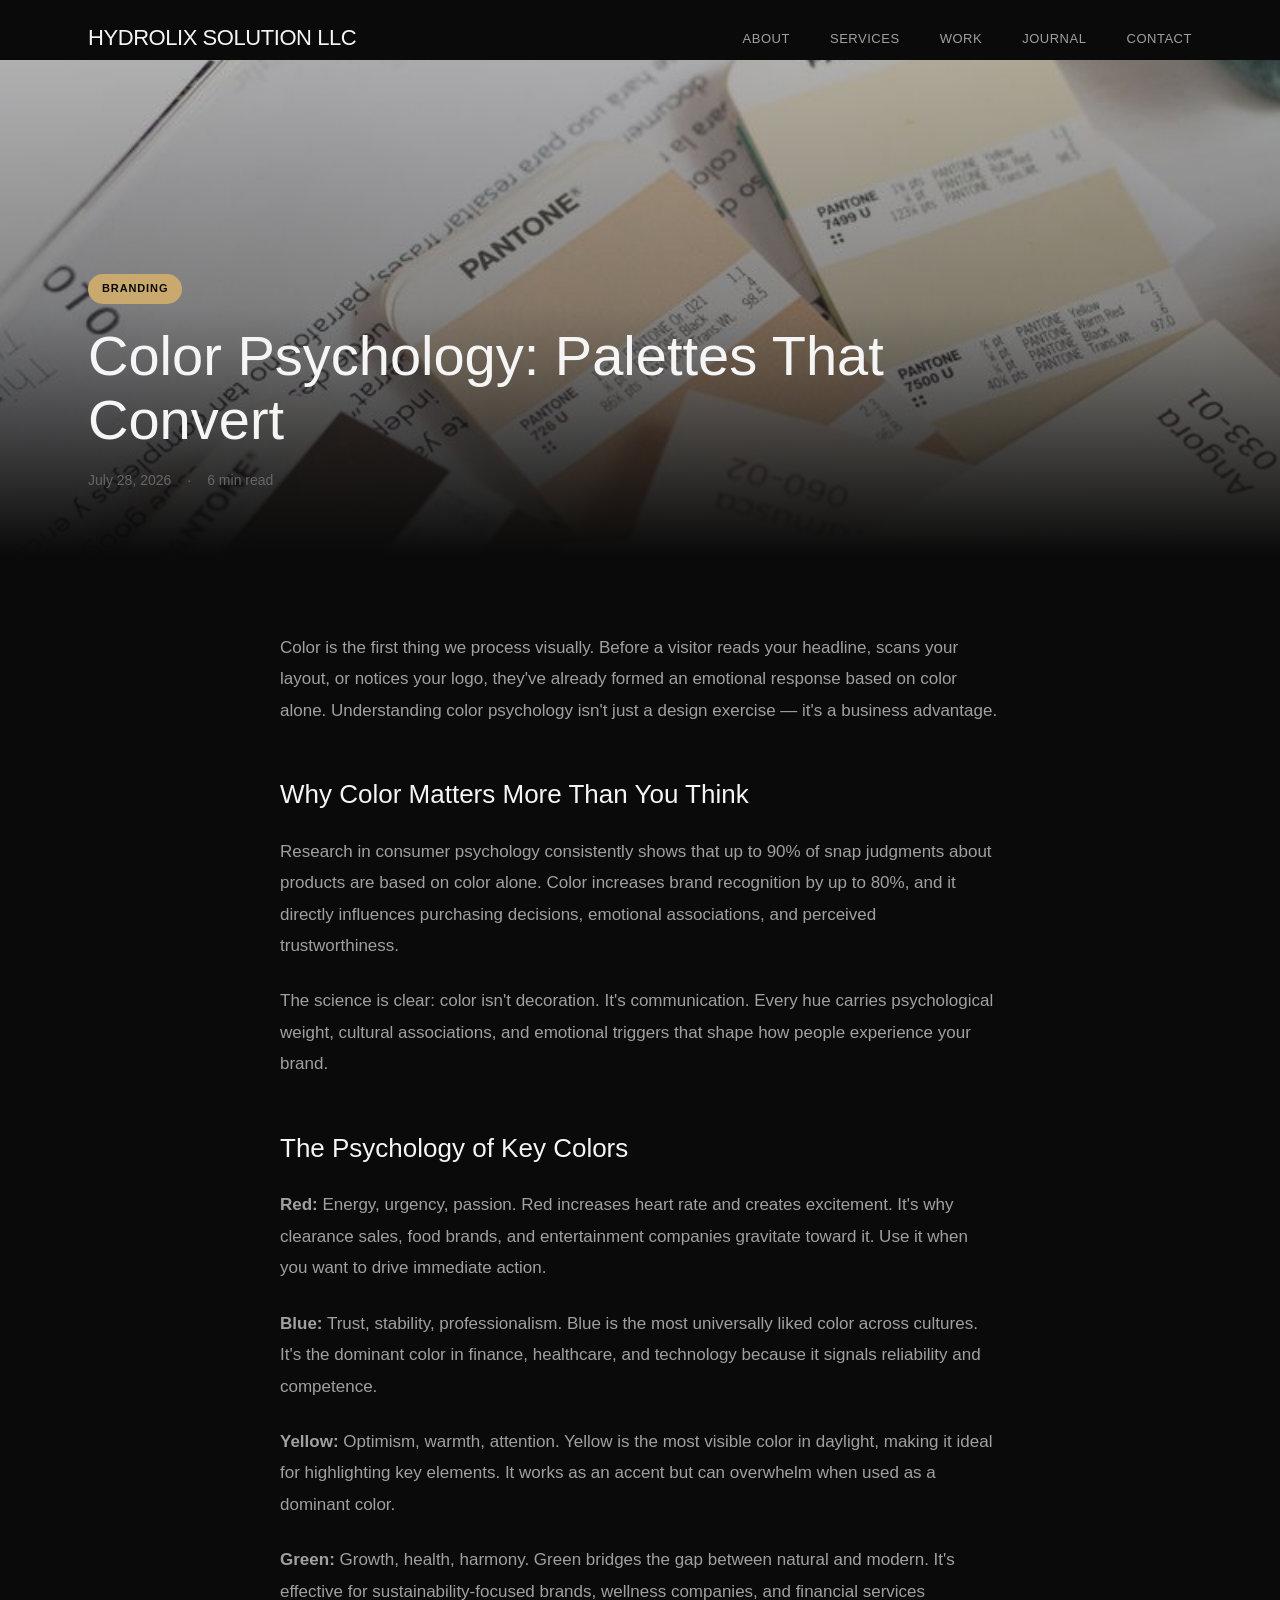
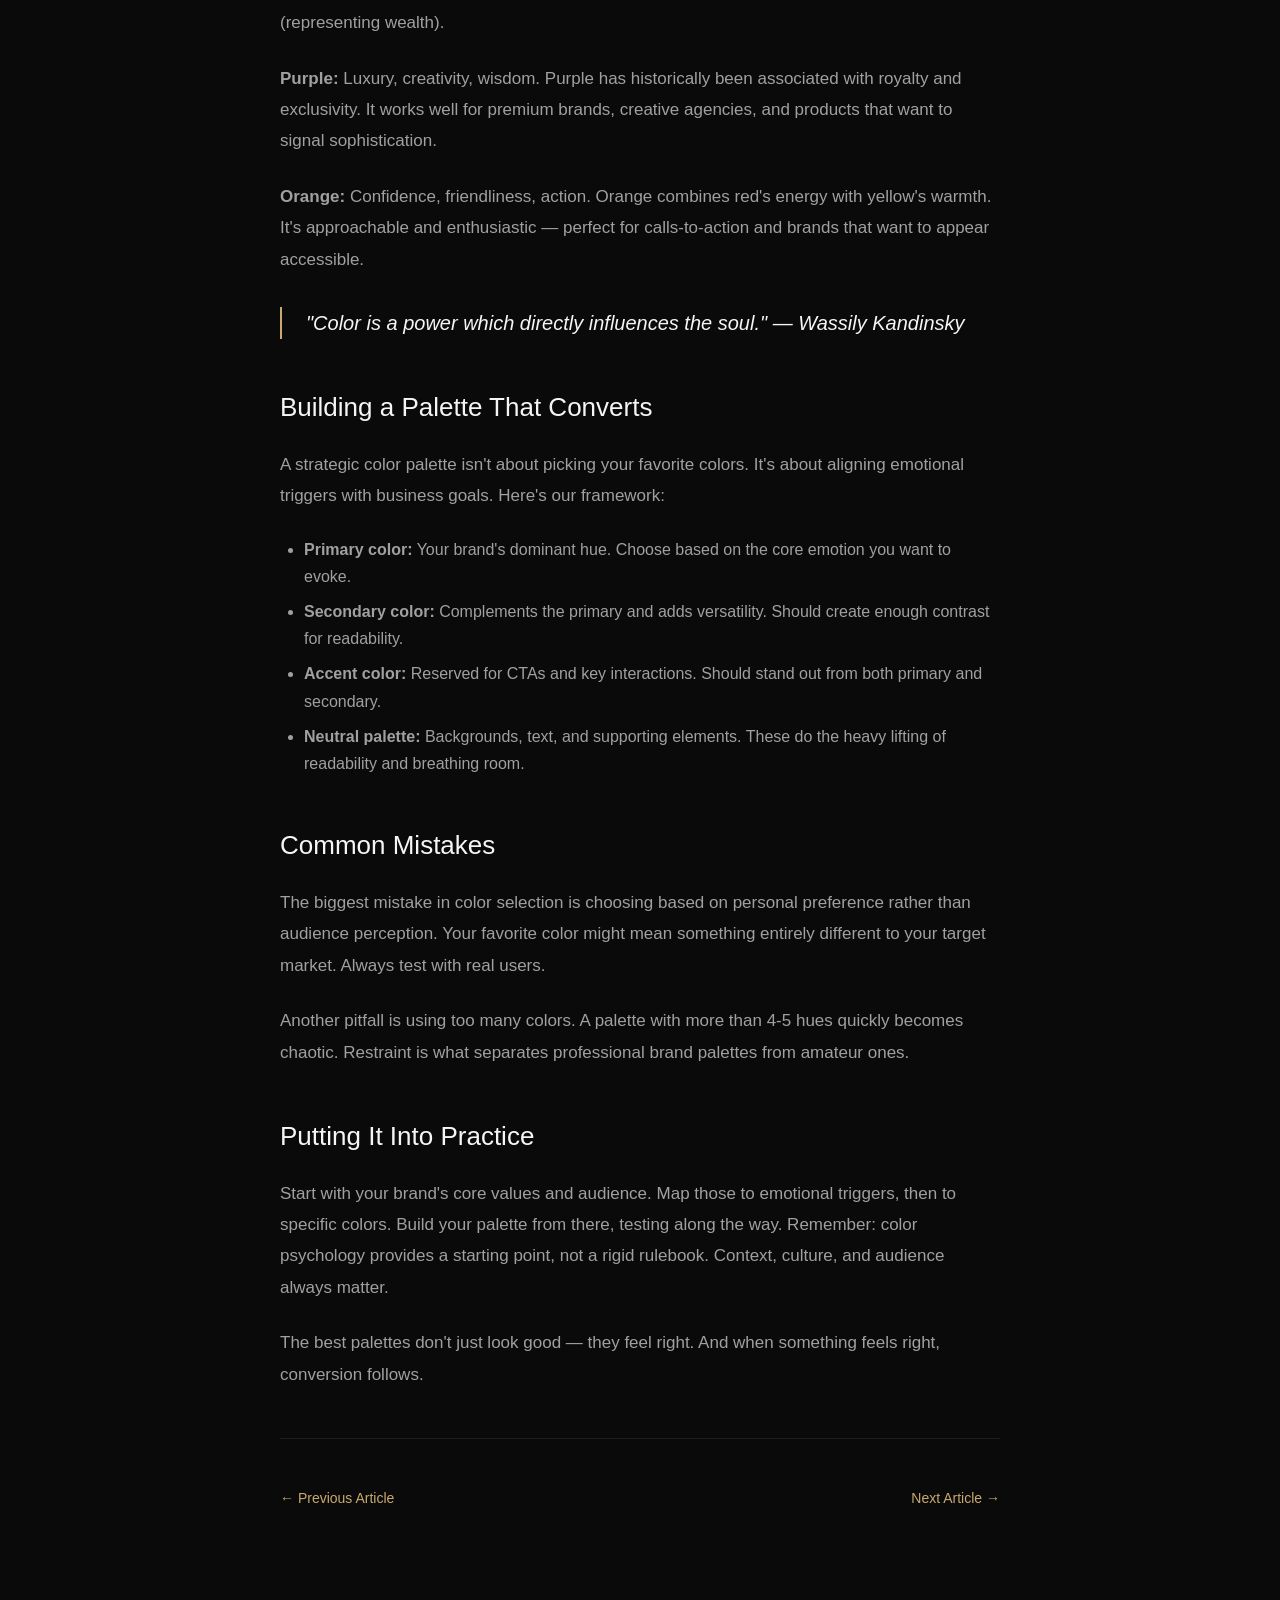
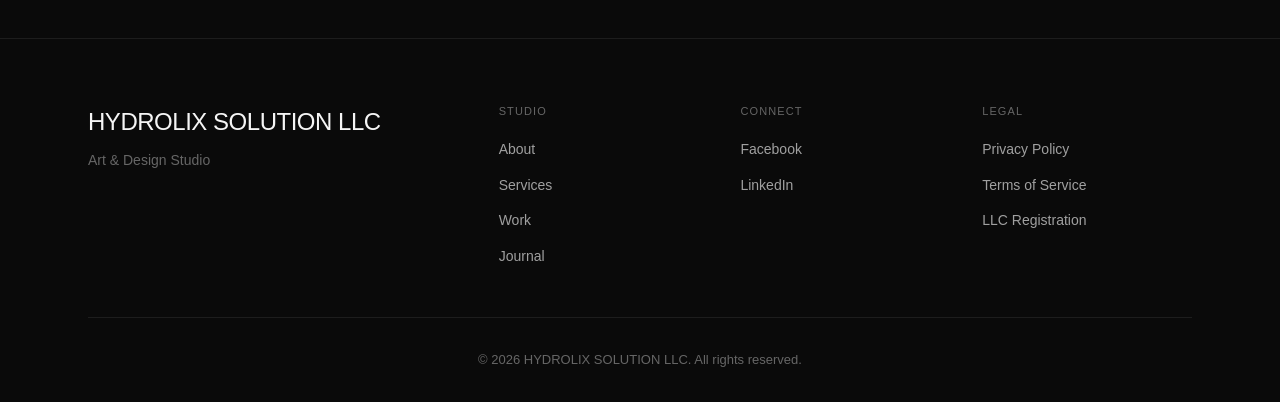
<file: article-color-psychology.html>
<!DOCTYPE html>
<html lang="en">
<head>
  <meta charset="UTF-8">
  <meta name="viewport" content="width=device-width, initial-scale=1.0">
  <title>Color Psychology: Palettes That Convert | HYDROLIX SOLUTION LLC</title>
  <meta name="description" content="How strategic color choices shape perception, emotion, and buyer behavior.">
  <link rel="preconnect" href="https://fonts.googleapis.com">
  <link rel="preconnect" href="https://fonts.gstatic.com" crossorigin>
  <link href="https://fonts.googleapis.com/css2?family=Playfair+Display:ital,wght@0,400;0,500;0,600;0,700;1,400;1,500&family=Inter:wght@300;400;500;600&display=swap" rel="stylesheet">
  <link rel="stylesheet" href="styles.css">
  <style>
    .article-hero { position: relative; height: 55vh; min-height: 350px; overflow: hidden; margin-top: 60px; }
    .article-hero-bg { position: absolute; inset: 0; background-size: cover; background-position: center; }
    .article-hero-bg::after { content: ''; position: absolute; inset: 0; background: linear-gradient(to top, rgba(10,10,10,1) 0%, rgba(10,10,10,0.4) 50%, rgba(10,10,10,0.2) 100%); }
    .article-hero-content { position: relative; z-index: 1; height: 100%; display: flex; flex-direction: column; justify-content: flex-end; padding-bottom: clamp(2rem, 5vw, 4rem); }
    .article-hero .container { width: 100%; }
    .article-hero-tag { display: inline-block; padding: 0.375rem 0.875rem; background: var(--accent); color: var(--bg); font-size: 0.6875rem; font-weight: 600; text-transform: uppercase; letter-spacing: 0.08em; border-radius: 100px; margin-bottom: 1.25rem; }
    .article-hero-title { font-family: var(--font-display); font-size: clamp(2rem, 5vw, 3.5rem); font-weight: 500; line-height: 1.15; max-width: 800px; margin-bottom: 1rem; }
    .article-hero-meta { display: flex; align-items: center; gap: 1rem; color: var(--text-muted); font-size: 0.875rem; }
    .article-body-page { padding: clamp(3rem, 6vw, 5rem) 0 clamp(5rem, 10vw, 8rem); }
    .article-body-content { max-width: 720px; margin: 0 auto; }
    .article-body-content p { color: var(--text-secondary); line-height: 1.85; margin-bottom: 1.5rem; font-size: 1.0625rem; }
    .article-body-content h2 { font-family: var(--font-display); font-size: 1.625rem; font-weight: 500; margin: 3rem 0 1.25rem; color: var(--text); }
    .article-body-content blockquote { border-left: 2px solid var(--accent); padding-left: 1.5rem; margin: 2rem 0; font-style: italic; }
    .article-body-content blockquote p { color: var(--text); font-family: var(--font-display); font-size: 1.25rem; line-height: 1.6; }
    .article-body-content ul { color: var(--text-secondary); margin: 0.5rem 0 1.5rem 1.5rem; list-style: disc; }
    .article-body-content li { margin-bottom: 0.5rem; line-height: 1.7; }
    .article-nav { display: flex; justify-content: space-between; align-items: center; padding-top: 3rem; border-top: 1px solid var(--border); margin-top: 3rem; }
    .article-nav a { font-size: 0.875rem; color: var(--accent); display: flex; align-items: center; gap: 0.5rem; transition: gap 0.3s var(--ease); }
    .article-nav a:hover { gap: 0.75rem; }
    @media (max-width: 768px) {
      .article-hero { height: 45vh; min-height: 280px; }
      .article-hero-title { font-size: clamp(1.75rem, 6vw, 2.5rem); }
      .article-hero-meta { flex-wrap: wrap; gap: 0.5rem; }
      .article-body-page { padding: clamp(2rem, 5vw, 3rem) 0 clamp(3rem, 8vw, 5rem); }
      .article-body-content p { font-size: 1rem; }
      .article-nav { flex-direction: column; gap: 1rem; align-items: flex-start; }
    }
  </style>
</head>
<body>
  <a href="#main" class="skip-link">Skip to main content</a>

  <!-- Navigation -->
  <nav class="navbar" id="navbar" role="navigation" aria-label="Main navigation">
    <div class="nav-container">
      <a href="index.html" class="nav-logo" aria-label="HYDROLIX SOLUTION LLC home">
        <span class="logo-text">HYDROLIX SOLUTION LLC</span>
      </a>
      <button class="nav-toggle" id="navToggle" aria-label="Toggle navigation menu" aria-expanded="false">
        <span></span><span></span>
      </button>
      <div class="nav-backdrop" id="navBackdrop"></div>
      <ul class="nav-menu" id="navMenu" role="menubar">
        <li role="none"><a href="index.html#about" role="menuitem" class="nav-link">About</a></li>
        <li role="none"><a href="index.html#services" role="menuitem" class="nav-link">Services</a></li>
        <li role="none"><a href="index.html#work" role="menuitem" class="nav-link">Work</a></li>
        <li role="none"><a href="index.html#articles" role="menuitem" class="nav-link">Journal</a></li>
        <li role="none"><a href="index.html#contact" role="menuitem" class="nav-link">Contact</a></li>
      </ul>
    </div>
  </nav>

  <main id="main">
    <div class="article-hero">
      <div class="article-hero-bg" style="background-image: url('images/article-branding.jpg');"></div>
      <div class="article-hero-content">
        <div class="container">
          <span class="article-hero-tag">Branding</span>
          <h1 class="article-hero-title">Color Psychology: Palettes That Convert</h1>
          <div class="article-hero-meta">
            <span>July 28, 2026</span>
            <span>&middot;</span>
            <span>6 min read</span>
          </div>
        </div>
      </div>
    </div>

    <section class="article-body-page">
      <div class="container">
        <div class="article-body-content">
          <p>Color is the first thing we process visually. Before a visitor reads your headline, scans your layout, or notices your logo, they've already formed an emotional response based on color alone. Understanding color psychology isn't just a design exercise — it's a business advantage.</p>

          <h2>Why Color Matters More Than You Think</h2>
          <p>Research in consumer psychology consistently shows that up to 90% of snap judgments about products are based on color alone. Color increases brand recognition by up to 80%, and it directly influences purchasing decisions, emotional associations, and perceived trustworthiness.</p>
          <p>The science is clear: color isn't decoration. It's communication. Every hue carries psychological weight, cultural associations, and emotional triggers that shape how people experience your brand.</p>

          <h2>The Psychology of Key Colors</h2>
          <p><strong>Red:</strong> Energy, urgency, passion. Red increases heart rate and creates excitement. It's why clearance sales, food brands, and entertainment companies gravitate toward it. Use it when you want to drive immediate action.</p>
          <p><strong>Blue:</strong> Trust, stability, professionalism. Blue is the most universally liked color across cultures. It's the dominant color in finance, healthcare, and technology because it signals reliability and competence.</p>
          <p><strong>Yellow:</strong> Optimism, warmth, attention. Yellow is the most visible color in daylight, making it ideal for highlighting key elements. It works as an accent but can overwhelm when used as a dominant color.</p>
          <p><strong>Green:</strong> Growth, health, harmony. Green bridges the gap between natural and modern. It's effective for sustainability-focused brands, wellness companies, and financial services (representing wealth).</p>
          <p><strong>Purple:</strong> Luxury, creativity, wisdom. Purple has historically been associated with royalty and exclusivity. It works well for premium brands, creative agencies, and products that want to signal sophistication.</p>
          <p><strong>Orange:</strong> Confidence, friendliness, action. Orange combines red's energy with yellow's warmth. It's approachable and enthusiastic — perfect for calls-to-action and brands that want to appear accessible.</p>

          <blockquote>
            <p>"Color is a power which directly influences the soul." — Wassily Kandinsky</p>
          </blockquote>

          <h2>Building a Palette That Converts</h2>
          <p>A strategic color palette isn't about picking your favorite colors. It's about aligning emotional triggers with business goals. Here's our framework:</p>
          <ul>
            <li><strong>Primary color:</strong> Your brand's dominant hue. Choose based on the core emotion you want to evoke.</li>
            <li><strong>Secondary color:</strong> Complements the primary and adds versatility. Should create enough contrast for readability.</li>
            <li><strong>Accent color:</strong> Reserved for CTAs and key interactions. Should stand out from both primary and secondary.</li>
            <li><strong>Neutral palette:</strong> Backgrounds, text, and supporting elements. These do the heavy lifting of readability and breathing room.</li>
          </ul>

          <h2>Common Mistakes</h2>
          <p>The biggest mistake in color selection is choosing based on personal preference rather than audience perception. Your favorite color might mean something entirely different to your target market. Always test with real users.</p>
          <p>Another pitfall is using too many colors. A palette with more than 4-5 hues quickly becomes chaotic. Restraint is what separates professional brand palettes from amateur ones.</p>

          <h2>Putting It Into Practice</h2>
          <p>Start with your brand's core values and audience. Map those to emotional triggers, then to specific colors. Build your palette from there, testing along the way. Remember: color psychology provides a starting point, not a rigid rulebook. Context, culture, and audience always matter.</p>
          <p>The best palettes don't just look good — they feel right. And when something feels right, conversion follows.</p>

          <div class="article-nav">
            <a href="article-visual-maximalism.html">&larr; Previous Article</a>
            <a href="article-brief-to-brilliance.html">Next Article &rarr;</a>
          </div>
        </div>
      </div>
    </section>
  </main>

  <!-- Footer -->
  <footer class="footer" role="contentinfo">
    <div class="container">
      <div class="footer-top">
        <div class="footer-brand">
          <a href="index.html" class="nav-logo" aria-label="HYDROLIX SOLUTION LLC home">
            <span class="logo-text">HYDROLIX SOLUTION LLC</span>
          </a>
          <p class="footer-tagline">Art & Design Studio</p>
        </div>
        <div class="footer-cols">
          <div class="footer-col">
            <h3 class="footer-heading">Studio</h3>
            <ul>
              <li><a href="index.html#about">About</a></li>
              <li><a href="index.html#services">Services</a></li>
              <li><a href="index.html#work">Work</a></li>
              <li><a href="index.html#articles">Journal</a></li>
            </ul>
          </div>
          <div class="footer-col">
            <h3 class="footer-heading">Connect</h3>
            <ul>
              <li><a href="https://www.facebook.com/profile.php?id=61594665413653" target="_blank" rel="noopener noreferrer">Facebook</a></li>
              <li><a href="https://www.linkedin.com/in/hydrolix-solutions-llc-85013b436?utm_source=share_via&utm_content=profile&utm_medium=member_android" target="_blank" rel="noopener noreferrer">LinkedIn</a></li>
            </ul>
          </div>
          <div class="footer-col">
            <h3 class="footer-heading">Legal</h3>
            <ul>
              <li><a href="privacy.html">Privacy Policy</a></li>
              <li><a href="terms.html">Terms of Service</a></li>
              <li><a href="#">LLC Registration</a></li>
            </ul>
          </div>
        </div>
      </div>
      <div class="footer-bottom">
        <p>&copy; 2026 HYDROLIX SOLUTION LLC. All rights reserved.</p>
      </div>
    </div>
  </footer>

  <script src="script.js"></script>
</body>
</html>
</file>
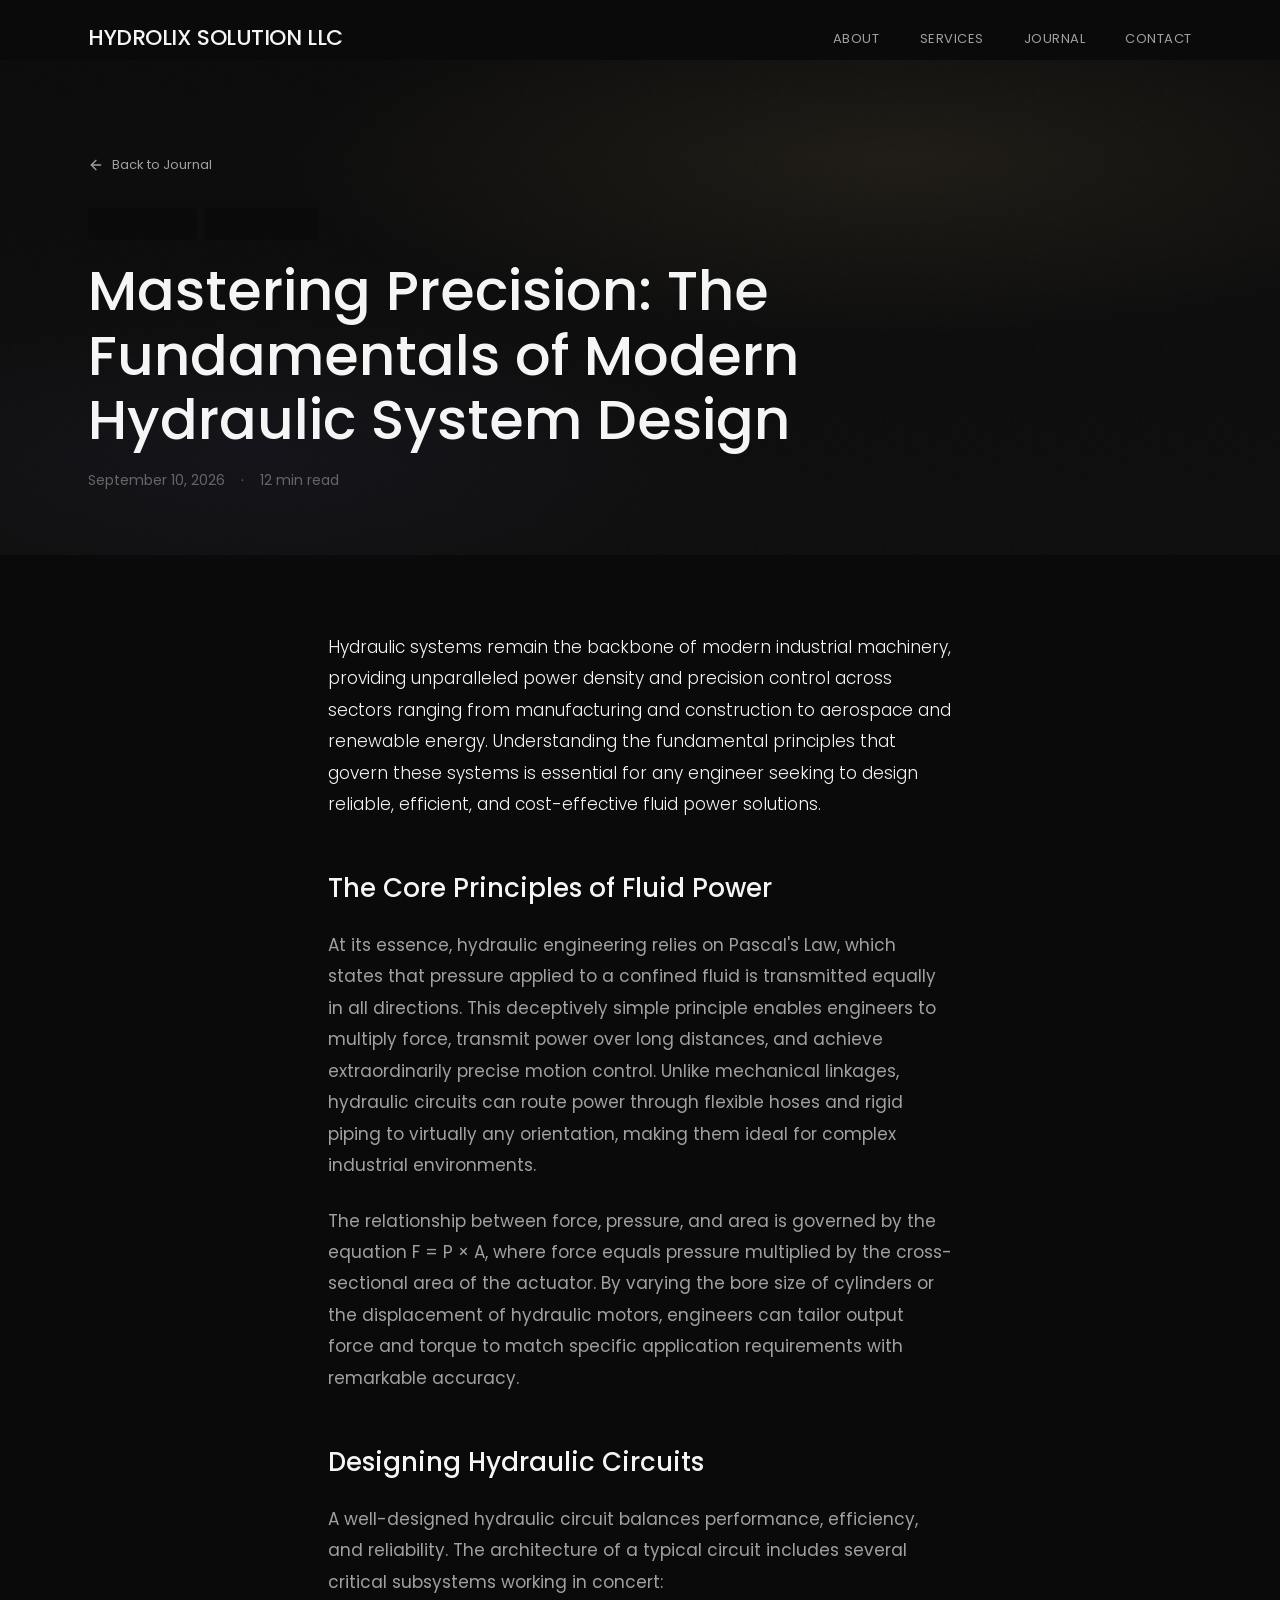
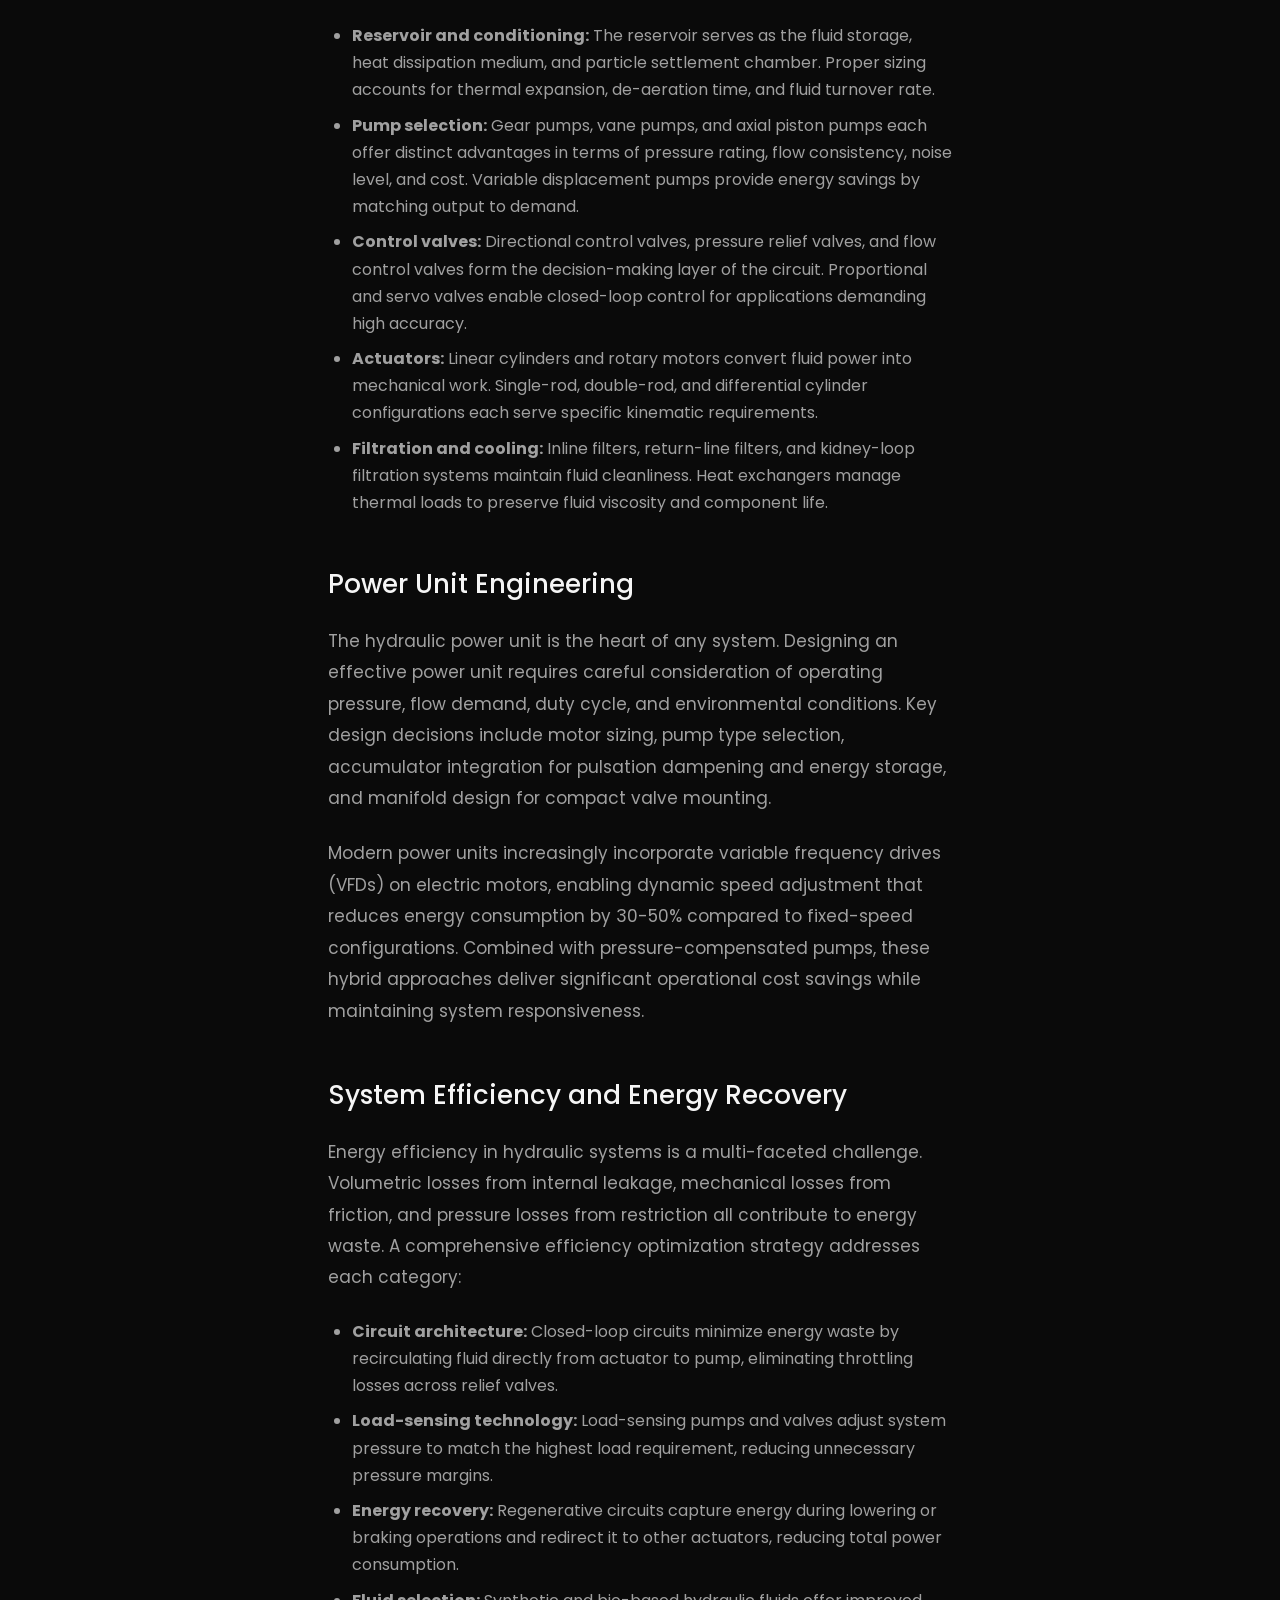
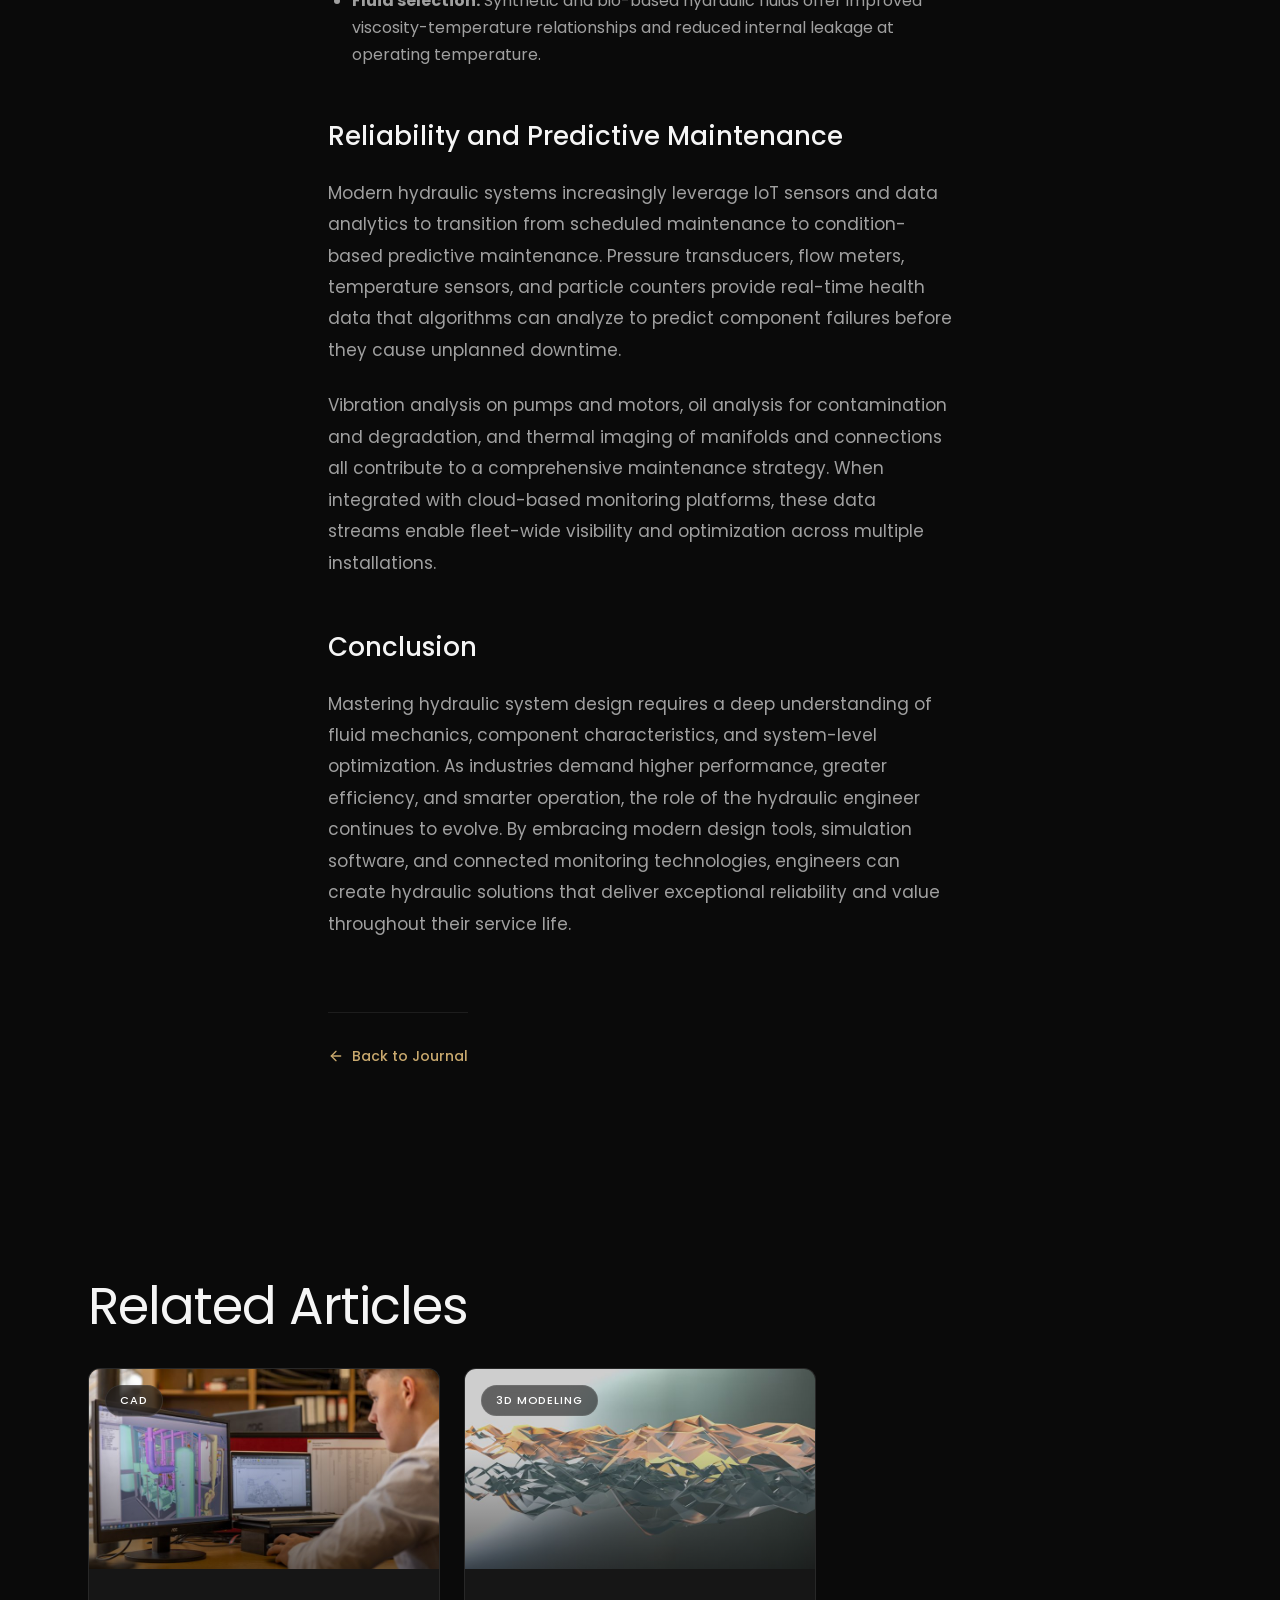
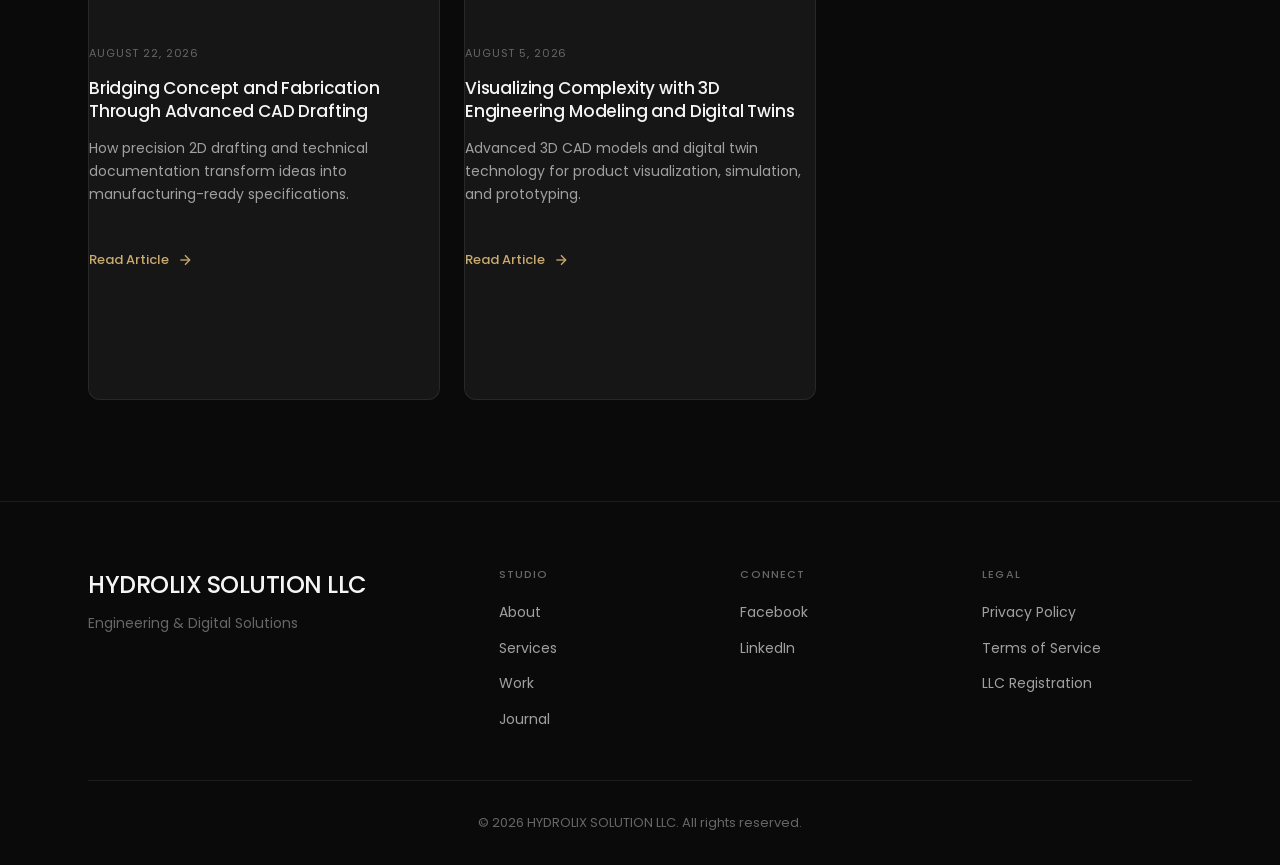
<file: article-hydraulics.html>
<!DOCTYPE html>
<html lang="en">
<head>
  <meta charset="UTF-8">
  <meta name="viewport" content="width=device-width, initial-scale=1.0">
  <title>Mastering Precision: The Fundamentals of Modern Hydraulic System Design | HYDROLIX SOLUTION LLC</title>
  <meta name="description" content="Explore the core principles behind efficient hydraulic circuits, power units, and fluid power systems that drive industrial performance.">
  <link rel="preconnect" href="https://fonts.googleapis.com">
  <link rel="preconnect" href="https://fonts.gstatic.com" crossorigin>
  <link href="https://fonts.googleapis.com/css2?family=Poppins:wght@300;400;500;600;700&display=swap" rel="stylesheet">
  <link rel="stylesheet" href="styles.css">
</head>
<body>
  <a href="#main" class="skip-link">Skip to main content</a>

  <!-- Loader -->
  <div class="loader" id="loader" aria-hidden="true">
    <div class="loader-inner">
      <span class="loader-text">HYDROLIX SOLUTION LLC</span>
      <div class="loader-bar"><div class="loader-progress"></div></div>
    </div>
  </div>

  <!-- Navigation -->
  <nav class="navbar" id="navbar" role="navigation" aria-label="Main navigation">
    <div class="nav-container">
      <a href="index.html" class="nav-logo" aria-label="HYDROLIX SOLUTION LLC home">
        <span class="logo-text">HYDROLIX SOLUTION LLC</span>
      </a>
      <button class="nav-toggle" id="navToggle" aria-label="Toggle navigation menu" aria-expanded="false">
        <span></span><span></span>
      </button>
      <div class="nav-backdrop" id="navBackdrop"></div>
      <ul class="nav-menu" id="navMenu" role="menubar">
        <li role="none"><a href="index.html#about" role="menuitem" class="nav-link">About</a></li>
        <li role="none"><a href="index.html#services" role="menuitem" class="nav-link">Services</a></li>
        <li role="none"><a href="index.html#articles" role="menuitem" class="nav-link">Journal</a></li>
        <li role="none"><a href="index.html#contact" role="menuitem" class="nav-link">Contact</a></li>
      </ul>
    </div>
  </nav>

  <main id="main">
    <!-- Article Hero -->
    <section class="article-hero">
      <div class="hero-bg">
        <div class="hero-gradient"></div>
        <div class="hero-noise"></div>
      </div>
      <div class="hero-content">
        <a href="index.html#articles" class="article-back-link" data-reveal>
          <svg width="16" height="16" viewBox="0 0 24 24" fill="none" stroke="currentColor" stroke-width="2" stroke-linecap="round" stroke-linejoin="round"><line x1="19" y1="12" x2="5" y2="12"/><polyline points="12 19 5 12 12 5"/></svg>
          Back to Journal
        </a>
        <div class="article-tags" data-reveal>
          <span class="article-tag">Hydraulics</span>
          <span class="article-tag">Engineering</span>
        </div>
        <h1 class="article-hero-title" data-reveal>Mastering Precision: The Fundamentals of Modern Hydraulic System Design</h1>
        <div class="article-meta" data-reveal>
          <time datetime="2026-09-10">September 10, 2026</time>
          <span class="meta-separator">&middot;</span>
          <span>12 min read</span>
        </div>
      </div>
    </section>

    <!-- Article Body -->
    <article class="article-body">
      <div class="container container-narrow">
        <p class="article-lead">Hydraulic systems remain the backbone of modern industrial machinery, providing unparalleled power density and precision control across sectors ranging from manufacturing and construction to aerospace and renewable energy. Understanding the fundamental principles that govern these systems is essential for any engineer seeking to design reliable, efficient, and cost-effective fluid power solutions.</p>

        <h2>The Core Principles of Fluid Power</h2>
        <p>At its essence, hydraulic engineering relies on Pascal's Law, which states that pressure applied to a confined fluid is transmitted equally in all directions. This deceptively simple principle enables engineers to multiply force, transmit power over long distances, and achieve extraordinarily precise motion control. Unlike mechanical linkages, hydraulic circuits can route power through flexible hoses and rigid piping to virtually any orientation, making them ideal for complex industrial environments.</p>
        <p>The relationship between force, pressure, and area is governed by the equation F = P &times; A, where force equals pressure multiplied by the cross-sectional area of the actuator. By varying the bore size of cylinders or the displacement of hydraulic motors, engineers can tailor output force and torque to match specific application requirements with remarkable accuracy.</p>

        <h2>Designing Hydraulic Circuits</h2>
        <p>A well-designed hydraulic circuit balances performance, efficiency, and reliability. The architecture of a typical circuit includes several critical subsystems working in concert:</p>
        <ul>
          <li><strong>Reservoir and conditioning:</strong> The reservoir serves as the fluid storage, heat dissipation medium, and particle settlement chamber. Proper sizing accounts for thermal expansion, de-aeration time, and fluid turnover rate.</li>
          <li><strong>Pump selection:</strong> Gear pumps, vane pumps, and axial piston pumps each offer distinct advantages in terms of pressure rating, flow consistency, noise level, and cost. Variable displacement pumps provide energy savings by matching output to demand.</li>
          <li><strong>Control valves:</strong> Directional control valves, pressure relief valves, and flow control valves form the decision-making layer of the circuit. Proportional and servo valves enable closed-loop control for applications demanding high accuracy.</li>
          <li><strong>Actuators:</strong> Linear cylinders and rotary motors convert fluid power into mechanical work. Single-rod, double-rod, and differential cylinder configurations each serve specific kinematic requirements.</li>
          <li><strong>Filtration and cooling:</strong> Inline filters, return-line filters, and kidney-loop filtration systems maintain fluid cleanliness. Heat exchangers manage thermal loads to preserve fluid viscosity and component life.</li>
        </ul>

        <h2>Power Unit Engineering</h2>
        <p>The hydraulic power unit is the heart of any system. Designing an effective power unit requires careful consideration of operating pressure, flow demand, duty cycle, and environmental conditions. Key design decisions include motor sizing, pump type selection, accumulator integration for pulsation dampening and energy storage, and manifold design for compact valve mounting.</p>
        <p>Modern power units increasingly incorporate variable frequency drives (VFDs) on electric motors, enabling dynamic speed adjustment that reduces energy consumption by 30-50% compared to fixed-speed configurations. Combined with pressure-compensated pumps, these hybrid approaches deliver significant operational cost savings while maintaining system responsiveness.</p>

        <h2>System Efficiency and Energy Recovery</h2>
        <p>Energy efficiency in hydraulic systems is a multi-faceted challenge. Volumetric losses from internal leakage, mechanical losses from friction, and pressure losses from restriction all contribute to energy waste. A comprehensive efficiency optimization strategy addresses each category:</p>
        <ul>
          <li><strong>Circuit architecture:</strong> Closed-loop circuits minimize energy waste by recirculating fluid directly from actuator to pump, eliminating throttling losses across relief valves.</li>
          <li><strong>Load-sensing technology:</strong> Load-sensing pumps and valves adjust system pressure to match the highest load requirement, reducing unnecessary pressure margins.</li>
          <li><strong>Energy recovery:</strong> Regenerative circuits capture energy during lowering or braking operations and redirect it to other actuators, reducing total power consumption.</li>
          <li><strong>Fluid selection:</strong> Synthetic and bio-based hydraulic fluids offer improved viscosity-temperature relationships and reduced internal leakage at operating temperature.</li>
        </ul>

        <h2>Reliability and Predictive Maintenance</h2>
        <p>Modern hydraulic systems increasingly leverage IoT sensors and data analytics to transition from scheduled maintenance to condition-based predictive maintenance. Pressure transducers, flow meters, temperature sensors, and particle counters provide real-time health data that algorithms can analyze to predict component failures before they cause unplanned downtime.</p>
        <p>Vibration analysis on pumps and motors, oil analysis for contamination and degradation, and thermal imaging of manifolds and connections all contribute to a comprehensive maintenance strategy. When integrated with cloud-based monitoring platforms, these data streams enable fleet-wide visibility and optimization across multiple installations.</p>

        <h2>Conclusion</h2>
        <p>Mastering hydraulic system design requires a deep understanding of fluid mechanics, component characteristics, and system-level optimization. As industries demand higher performance, greater efficiency, and smarter operation, the role of the hydraulic engineer continues to evolve. By embracing modern design tools, simulation software, and connected monitoring technologies, engineers can create hydraulic solutions that deliver exceptional reliability and value throughout their service life.</p>

        <a href="index.html#articles" class="article-back-bottom">
          <svg width="16" height="16" viewBox="0 0 24 24" fill="none" stroke="currentColor" stroke-width="2" stroke-linecap="round" stroke-linejoin="round"><line x1="19" y1="12" x2="5" y2="12"/><polyline points="12 19 5 12 12 5"/></svg>
          Back to Journal
        </a>
      </div>
    </article>

    <!-- Related Articles -->
    <section class="related-articles">
      <div class="container">
        <h2 class="section-title">Related Articles</h2>
        <div class="articles-grid">
          <article class="article-card" data-reveal>
            <div class="article-image" style="background-image: url('images/article-cad.jpg'); background-size: cover; background-position: center;">
              <span class="article-tag">CAD</span>
            </div>
            <div class="article-body">
              <time class="article-date" datetime="2026-08-22">August 22, 2026</time>
              <h3 class="article-title">Bridging Concept and Fabrication Through Advanced CAD Drafting</h3>
              <p class="article-excerpt">How precision 2D drafting and technical documentation transform ideas into manufacturing-ready specifications.</p>
              <a href="article-cad.html" class="article-link">Read Article <svg width="16" height="16" viewBox="0 0 24 24" fill="none" stroke="currentColor" stroke-width="2"><line x1="5" y1="12" x2="19" y2="12"/><polyline points="12 5 19 12 12 19"/></svg></a>
            </div>
          </article>
          <article class="article-card" data-reveal>
            <div class="article-image" style="background-image: url('images/article-3d.jpg'); background-size: cover; background-position: center;">
              <span class="article-tag">3D Modeling</span>
            </div>
            <div class="article-body">
              <time class="article-date" datetime="2026-08-05">August 5, 2026</time>
              <h3 class="article-title">Visualizing Complexity with 3D Engineering Modeling and Digital Twins</h3>
              <p class="article-excerpt">Advanced 3D CAD models and digital twin technology for product visualization, simulation, and prototyping.</p>
              <a href="article-3d-modeling.html" class="article-link">Read Article <svg width="16" height="16" viewBox="0 0 24 24" fill="none" stroke="currentColor" stroke-width="2"><line x1="5" y1="12" x2="19" y2="12"/><polyline points="12 5 19 12 12 19"/></svg></a>
            </div>
          </article>
        </div>
      </div>
    </section>
  </main>

  <!-- Footer -->
  <footer class="footer" role="contentinfo">
    <div class="container">
      <div class="footer-top">
        <div class="footer-brand">
          <a href="index.html" class="nav-logo" aria-label="HYDROLIX SOLUTION LLC home">
            <span class="logo-text">HYDROLIX SOLUTION LLC</span>
          </a>
          <p class="footer-tagline">Engineering & Digital Solutions</p>
        </div>
        <div class="footer-cols">
          <div class="footer-col">
            <h3 class="footer-heading">Studio</h3>
            <ul>
              <li><a href="index.html#about">About</a></li>
              <li><a href="index.html#services">Services</a></li>
              <li><a href="index.html#work">Work</a></li>
              <li><a href="index.html#articles">Journal</a></li>
            </ul>
          </div>
          <div class="footer-col">
            <h3 class="footer-heading">Connect</h3>
            <ul>
              <li><a href="https://www.facebook.com/profile.php?id=61594665413653" target="_blank" rel="noopener noreferrer">Facebook</a></li>
              <li><a href="https://www.linkedin.com/in/hydrolix-solutions-llc-85013b436?utm_source=share_via&utm_content=profile&utm_medium=member_android" target="_blank" rel="noopener noreferrer">LinkedIn</a></li>
            </ul>
          </div>
          <div class="footer-col">
            <h3 class="footer-heading">Legal</h3>
            <ul>
              <li><a href="privacy.html">Privacy Policy</a></li>
              <li><a href="terms.html">Terms of Service</a></li>
              <li><a href="#">LLC Registration</a></li>
            </ul>
          </div>
        </div>
      </div>
      <div class="footer-bottom">
        <p>&copy; 2026 HYDROLIX SOLUTION LLC. All rights reserved.</p>
      </div>
    </div>
  </footer>

  <script src="script.js"></script>
</body>
</html>
</file>
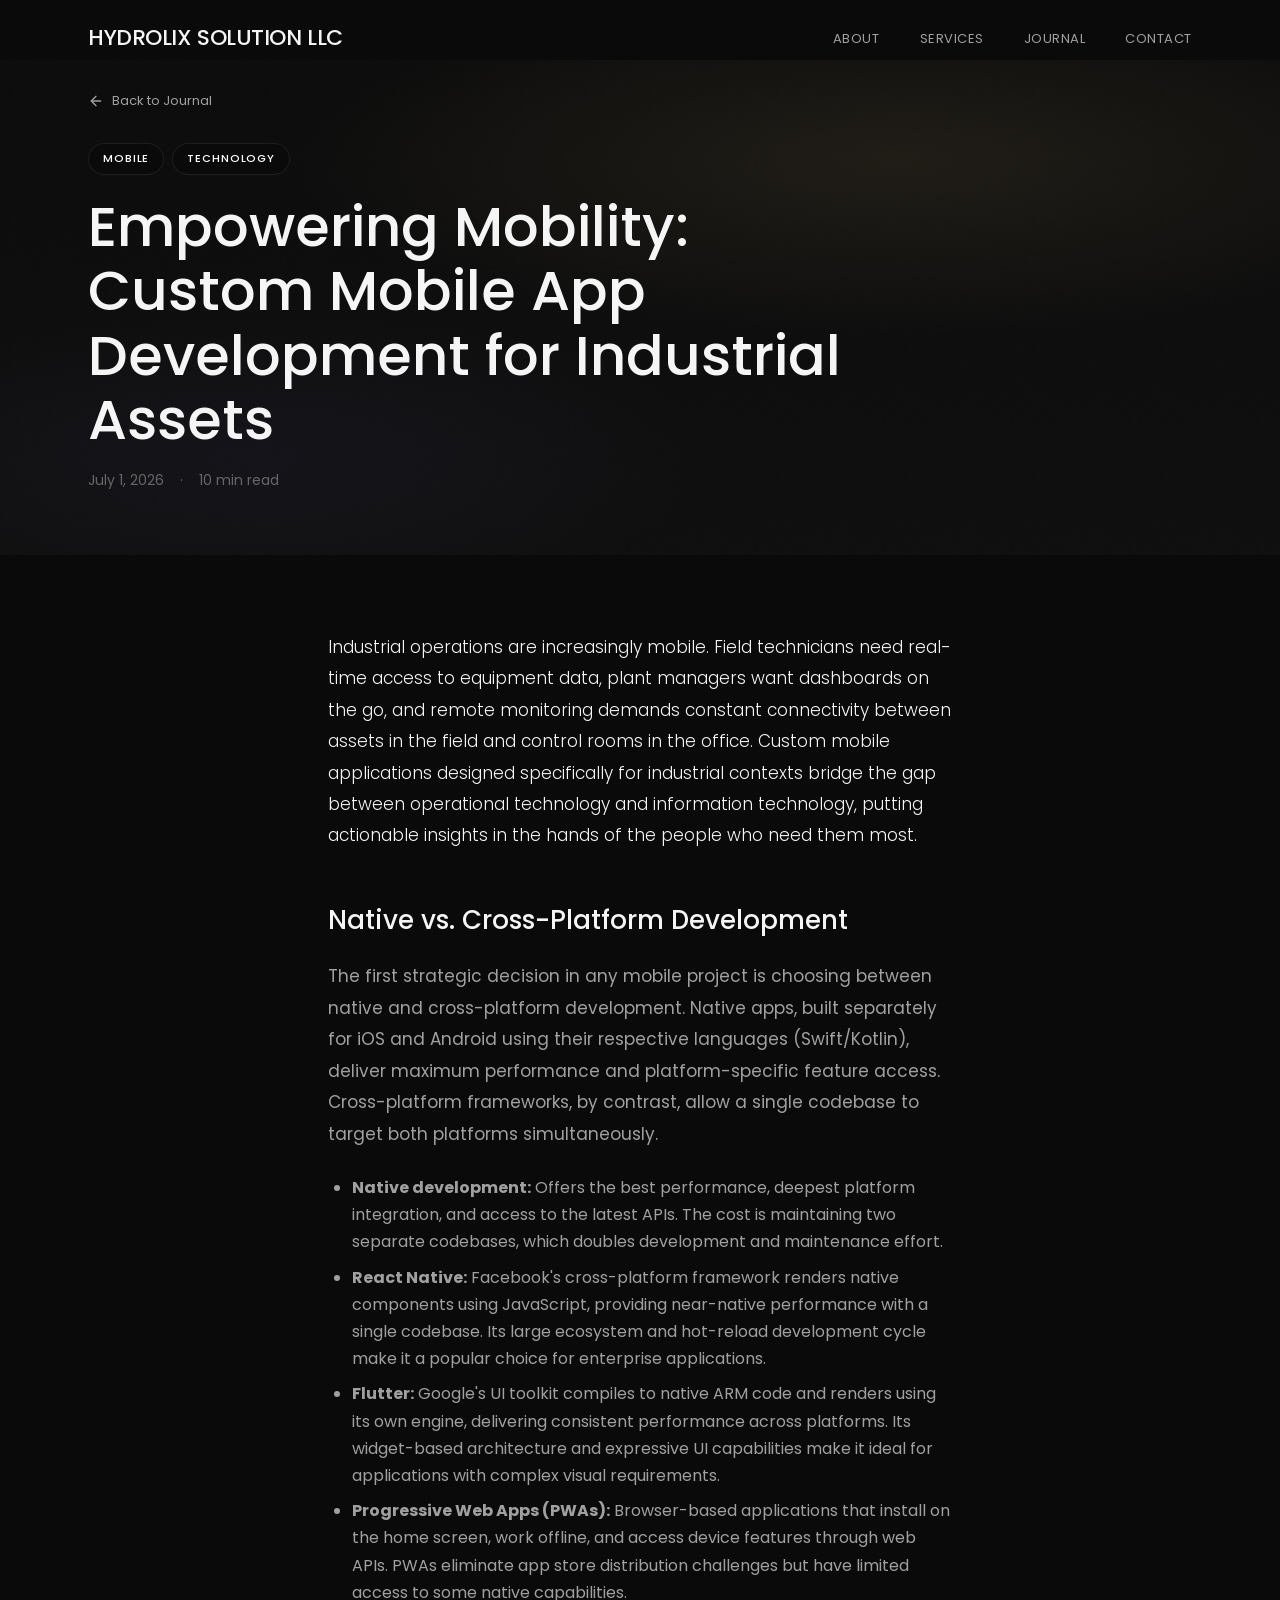
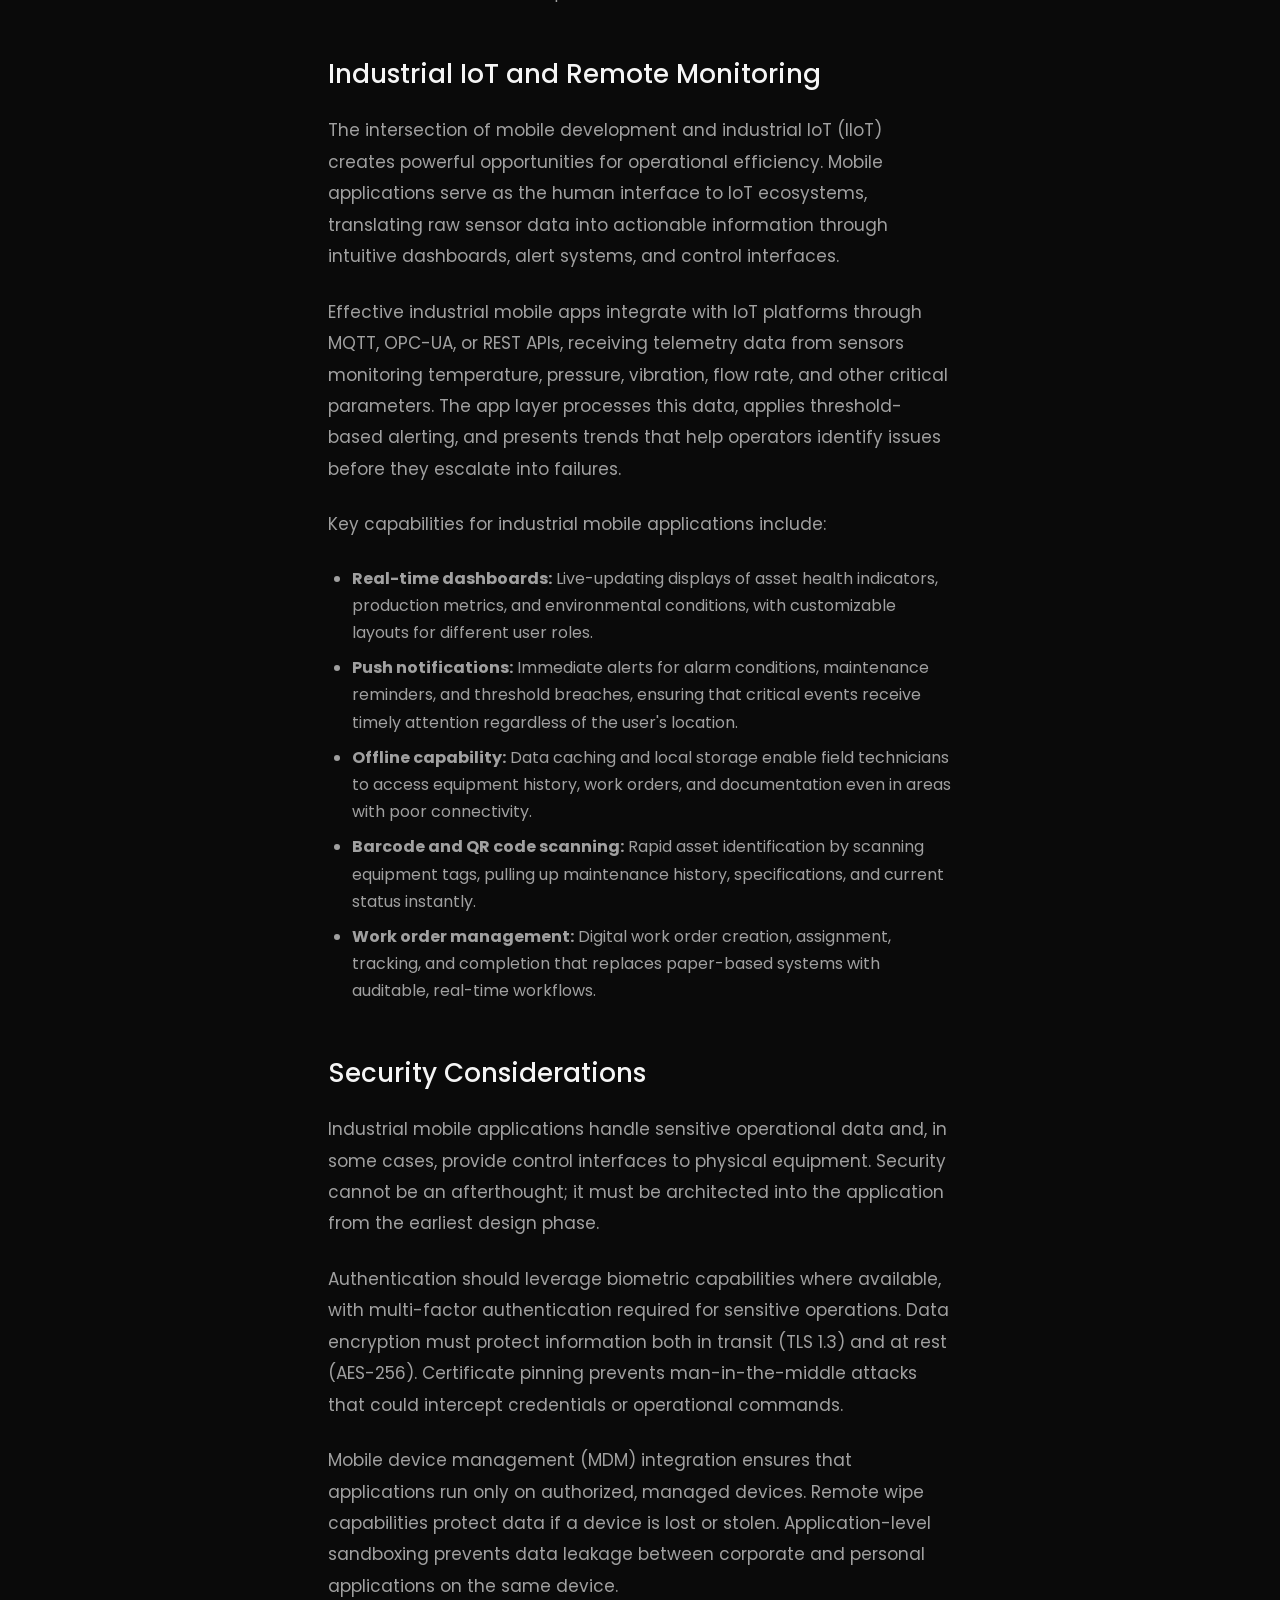
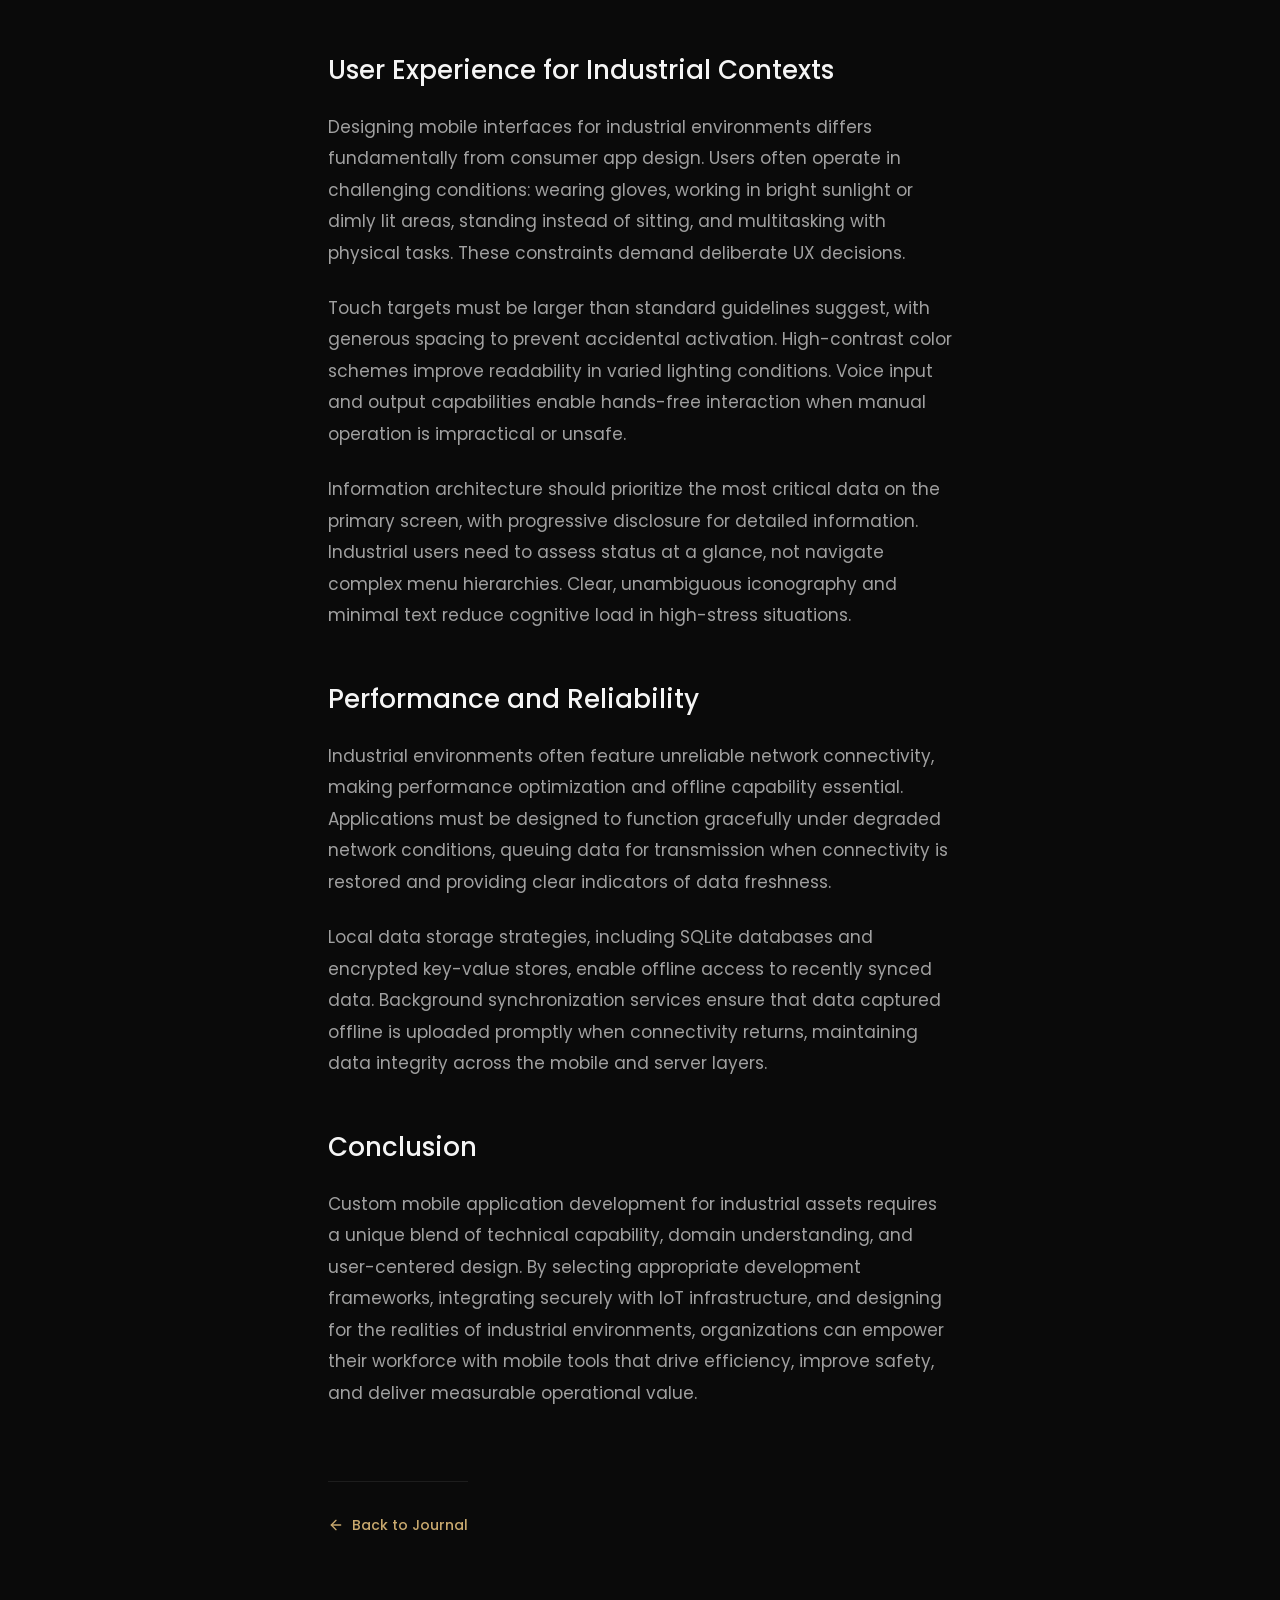
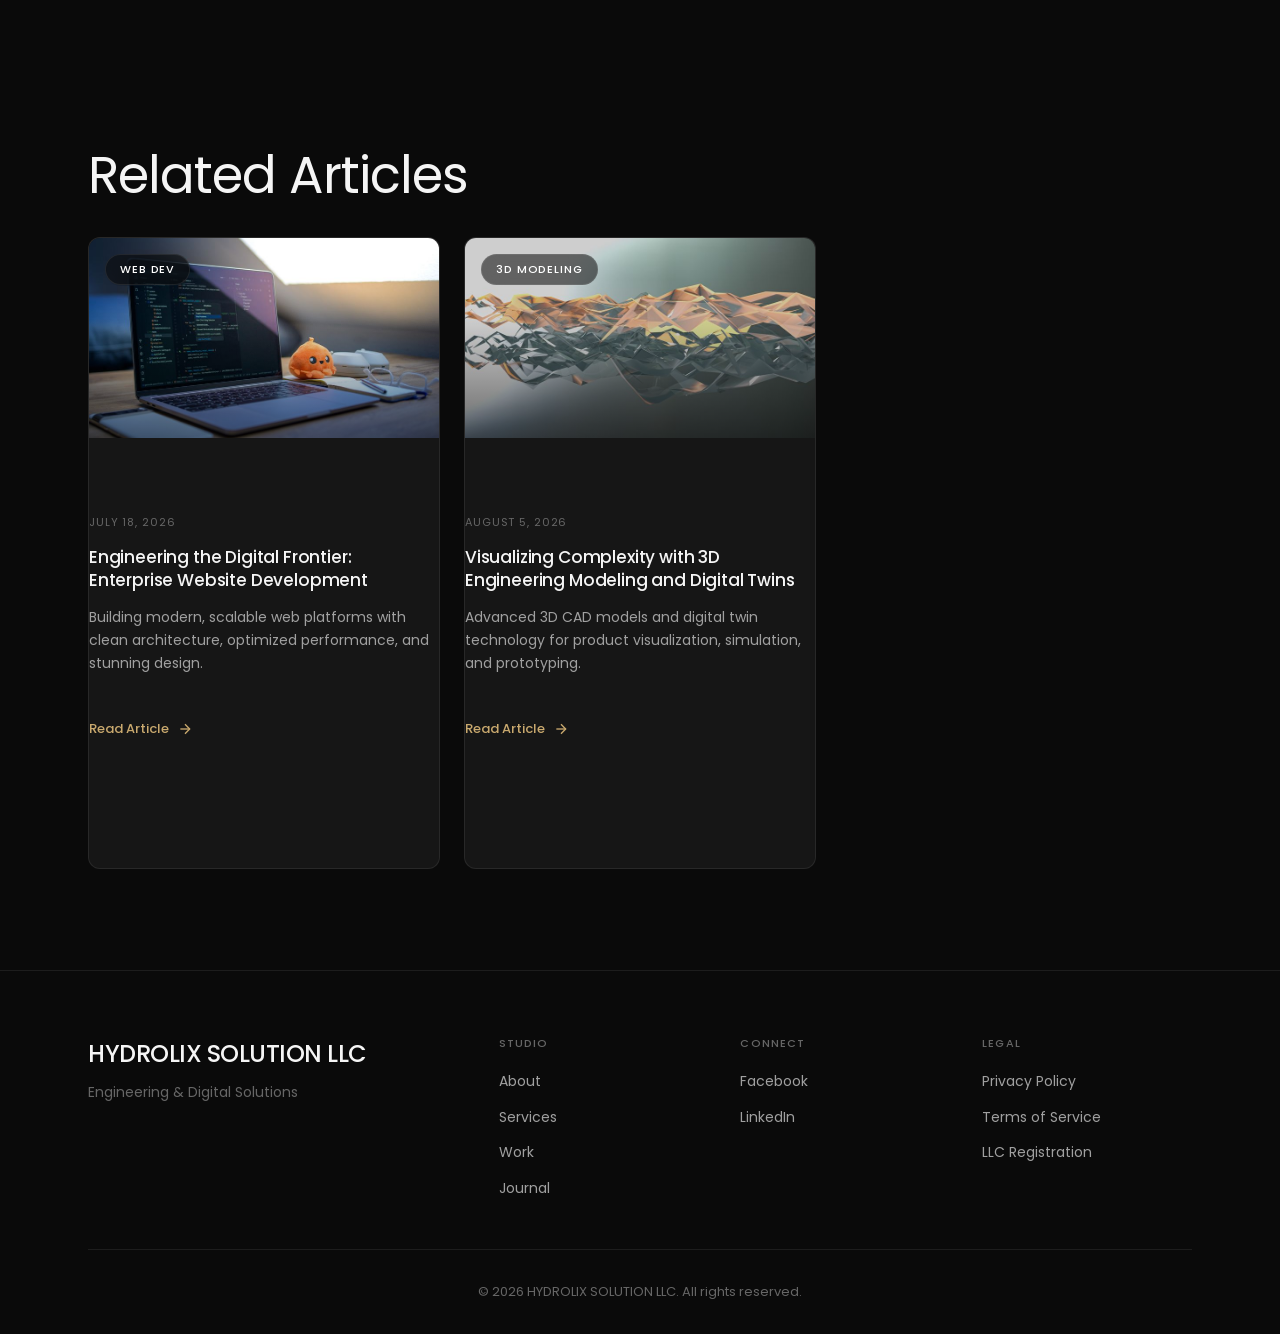
<file: article-mobile.html>
<!DOCTYPE html>
<html lang="en">
<head>
  <meta charset="UTF-8">
  <meta name="viewport" content="width=device-width, initial-scale=1.0">
  <title>Empowering Mobility: Custom Mobile App Development for Industrial Assets | HYDROLIX SOLUTION LLC</title>
  <meta name="description" content="Native and cross-platform mobile solutions that put industrial control and monitoring in the palm of your hand.">
  <link rel="preconnect" href="https://fonts.googleapis.com">
  <link rel="preconnect" href="https://fonts.gstatic.com" crossorigin>
  <link href="https://fonts.googleapis.com/css2?family=Poppins:wght@300;400;500;600;700&display=swap" rel="stylesheet">
  <link rel="stylesheet" href="styles.css">
</head>
<body>
  <a href="#main" class="skip-link">Skip to main content</a>

  <!-- Loader -->
  <div class="loader" id="loader" aria-hidden="true">
    <div class="loader-inner">
      <span class="loader-text">HYDROLIX SOLUTION LLC</span>
      <div class="loader-bar"><div class="loader-progress"></div></div>
    </div>
  </div>

  <!-- Navigation -->
  <nav class="navbar" id="navbar" role="navigation" aria-label="Main navigation">
    <div class="nav-container">
      <a href="index.html" class="nav-logo" aria-label="HYDROLIX SOLUTION LLC home">
        <span class="logo-text">HYDROLIX SOLUTION LLC</span>
      </a>
      <button class="nav-toggle" id="navToggle" aria-label="Toggle navigation menu" aria-expanded="false">
        <span class="hamburger"><span></span><span></span></span>
      </button>
      <ul class="nav-menu" id="navMenu" role="menubar">
        <li role="none"><a href="index.html#about" role="menuitem" class="nav-link">About</a></li>
        <li role="none"><a href="index.html#services" role="menuitem" class="nav-link">Services</a></li>
        <li role="none"><a href="index.html#articles" role="menuitem" class="nav-link">Journal</a></li>
        <li role="none"><a href="index.html#contact" role="menuitem" class="nav-link">Contact</a></li>
      </ul>
    </div>
  </nav>

  <main id="main">
    <!-- Article Hero -->
    <section class="article-hero">
      <div class="hero-bg">
        <div class="hero-gradient"></div>
        <div class="hero-noise"></div>
      </div>
      <div class="hero-content">
        <a href="index.html#articles" class="article-back-link" data-reveal>
          <svg width="16" height="16" viewBox="0 0 24 24" fill="none" stroke="currentColor" stroke-width="2" stroke-linecap="round" stroke-linejoin="round"><line x1="19" y1="12" x2="5" y2="12"/><polyline points="12 19 5 12 12 5"/></svg>
          Back to Journal
        </a>
        <div class="article-tags" data-reveal>
          <span class="article-tag">Mobile</span>
          <span class="article-tag">Technology</span>
        </div>
        <h1 class="article-hero-title" data-reveal>Empowering Mobility: Custom Mobile App Development for Industrial Assets</h1>
        <div class="article-meta" data-reveal>
          <time datetime="2026-07-01">July 1, 2026</time>
          <span class="meta-separator">&middot;</span>
          <span>10 min read</span>
        </div>
      </div>
    </section>

    <!-- Article Body -->
    <article class="article-body">
      <div class="container container-narrow">
        <p class="article-lead">Industrial operations are increasingly mobile. Field technicians need real-time access to equipment data, plant managers want dashboards on the go, and remote monitoring demands constant connectivity between assets in the field and control rooms in the office. Custom mobile applications designed specifically for industrial contexts bridge the gap between operational technology and information technology, putting actionable insights in the hands of the people who need them most.</p>

        <h2>Native vs. Cross-Platform Development</h2>
        <p>The first strategic decision in any mobile project is choosing between native and cross-platform development. Native apps, built separately for iOS and Android using their respective languages (Swift/Kotlin), deliver maximum performance and platform-specific feature access. Cross-platform frameworks, by contrast, allow a single codebase to target both platforms simultaneously.</p>
        <ul>
          <li><strong>Native development:</strong> Offers the best performance, deepest platform integration, and access to the latest APIs. The cost is maintaining two separate codebases, which doubles development and maintenance effort.</li>
          <li><strong>React Native:</strong> Facebook's cross-platform framework renders native components using JavaScript, providing near-native performance with a single codebase. Its large ecosystem and hot-reload development cycle make it a popular choice for enterprise applications.</li>
          <li><strong>Flutter:</strong> Google's UI toolkit compiles to native ARM code and renders using its own engine, delivering consistent performance across platforms. Its widget-based architecture and expressive UI capabilities make it ideal for applications with complex visual requirements.</li>
          <li><strong>Progressive Web Apps (PWAs):</strong> Browser-based applications that install on the home screen, work offline, and access device features through web APIs. PWAs eliminate app store distribution challenges but have limited access to some native capabilities.</li>
        </ul>

        <h2>Industrial IoT and Remote Monitoring</h2>
        <p>The intersection of mobile development and industrial IoT (IIoT) creates powerful opportunities for operational efficiency. Mobile applications serve as the human interface to IoT ecosystems, translating raw sensor data into actionable information through intuitive dashboards, alert systems, and control interfaces.</p>
        <p>Effective industrial mobile apps integrate with IoT platforms through MQTT, OPC-UA, or REST APIs, receiving telemetry data from sensors monitoring temperature, pressure, vibration, flow rate, and other critical parameters. The app layer processes this data, applies threshold-based alerting, and presents trends that help operators identify issues before they escalate into failures.</p>
        <p>Key capabilities for industrial mobile applications include:</p>
        <ul>
          <li><strong>Real-time dashboards:</strong> Live-updating displays of asset health indicators, production metrics, and environmental conditions, with customizable layouts for different user roles.</li>
          <li><strong>Push notifications:</strong> Immediate alerts for alarm conditions, maintenance reminders, and threshold breaches, ensuring that critical events receive timely attention regardless of the user's location.</li>
          <li><strong>Offline capability:</strong> Data caching and local storage enable field technicians to access equipment history, work orders, and documentation even in areas with poor connectivity.</li>
          <li><strong>Barcode and QR code scanning:</strong> Rapid asset identification by scanning equipment tags, pulling up maintenance history, specifications, and current status instantly.</li>
          <li><strong>Work order management:</strong> Digital work order creation, assignment, tracking, and completion that replaces paper-based systems with auditable, real-time workflows.</li>
        </ul>

        <h2>Security Considerations</h2>
        <p>Industrial mobile applications handle sensitive operational data and, in some cases, provide control interfaces to physical equipment. Security cannot be an afterthought; it must be architected into the application from the earliest design phase.</p>
        <p>Authentication should leverage biometric capabilities where available, with multi-factor authentication required for sensitive operations. Data encryption must protect information both in transit (TLS 1.3) and at rest (AES-256). Certificate pinning prevents man-in-the-middle attacks that could intercept credentials or operational commands.</p>
        <p>Mobile device management (MDM) integration ensures that applications run only on authorized, managed devices. Remote wipe capabilities protect data if a device is lost or stolen. Application-level sandboxing prevents data leakage between corporate and personal applications on the same device.</p>

        <h2>User Experience for Industrial Contexts</h2>
        <p>Designing mobile interfaces for industrial environments differs fundamentally from consumer app design. Users often operate in challenging conditions: wearing gloves, working in bright sunlight or dimly lit areas, standing instead of sitting, and multitasking with physical tasks. These constraints demand deliberate UX decisions.</p>
        <p>Touch targets must be larger than standard guidelines suggest, with generous spacing to prevent accidental activation. High-contrast color schemes improve readability in varied lighting conditions. Voice input and output capabilities enable hands-free interaction when manual operation is impractical or unsafe.</p>
        <p>Information architecture should prioritize the most critical data on the primary screen, with progressive disclosure for detailed information. Industrial users need to assess status at a glance, not navigate complex menu hierarchies. Clear, unambiguous iconography and minimal text reduce cognitive load in high-stress situations.</p>

        <h2>Performance and Reliability</h2>
        <p>Industrial environments often feature unreliable network connectivity, making performance optimization and offline capability essential. Applications must be designed to function gracefully under degraded network conditions, queuing data for transmission when connectivity is restored and providing clear indicators of data freshness.</p>
        <p>Local data storage strategies, including SQLite databases and encrypted key-value stores, enable offline access to recently synced data. Background synchronization services ensure that data captured offline is uploaded promptly when connectivity returns, maintaining data integrity across the mobile and server layers.</p>

        <h2>Conclusion</h2>
        <p>Custom mobile application development for industrial assets requires a unique blend of technical capability, domain understanding, and user-centered design. By selecting appropriate development frameworks, integrating securely with IoT infrastructure, and designing for the realities of industrial environments, organizations can empower their workforce with mobile tools that drive efficiency, improve safety, and deliver measurable operational value.</p>

        <a href="index.html#articles" class="article-back-bottom">
          <svg width="16" height="16" viewBox="0 0 24 24" fill="none" stroke="currentColor" stroke-width="2" stroke-linecap="round" stroke-linejoin="round"><line x1="19" y1="12" x2="5" y2="12"/><polyline points="12 19 5 12 12 5"/></svg>
          Back to Journal
        </a>
      </div>
    </article>

    <!-- Related Articles -->
    <section class="related-articles">
      <div class="container">
        <h2 class="section-title">Related Articles</h2>
        <div class="articles-grid">
          <article class="article-card" data-reveal>
            <div class="article-image" style="background-image: url('images/article-web.jpg'); background-size: cover; background-position: center;">
              <span class="article-tag">Web Dev</span>
            </div>
            <div class="article-body">
              <time class="article-date" datetime="2026-07-18">July 18, 2026</time>
              <h3 class="article-title">Engineering the Digital Frontier: Enterprise Website Development</h3>
              <p class="article-excerpt">Building modern, scalable web platforms with clean architecture, optimized performance, and stunning design.</p>
              <a href="article-web.html" class="article-link">Read Article <svg width="16" height="16" viewBox="0 0 24 24" fill="none" stroke="currentColor" stroke-width="2"><line x1="5" y1="12" x2="19" y2="12"/><polyline points="12 5 19 12 12 19"/></svg></a>
            </div>
          </article>
          <article class="article-card" data-reveal>
            <div class="article-image" style="background-image: url('images/article-3d.jpg'); background-size: cover; background-position: center;">
              <span class="article-tag">3D Modeling</span>
            </div>
            <div class="article-body">
              <time class="article-date" datetime="2026-08-05">August 5, 2026</time>
              <h3 class="article-title">Visualizing Complexity with 3D Engineering Modeling and Digital Twins</h3>
              <p class="article-excerpt">Advanced 3D CAD models and digital twin technology for product visualization, simulation, and prototyping.</p>
              <a href="article-3d-modeling.html" class="article-link">Read Article <svg width="16" height="16" viewBox="0 0 24 24" fill="none" stroke="currentColor" stroke-width="2"><line x1="5" y1="12" x2="19" y2="12"/><polyline points="12 5 19 12 12 19"/></svg></a>
            </div>
          </article>
        </div>
      </div>
    </section>
  </main>

  <!-- Footer -->
  <footer class="footer" role="contentinfo">
    <div class="container">
      <div class="footer-top">
        <div class="footer-brand">
          <a href="index.html" class="nav-logo" aria-label="HYDROLIX SOLUTION LLC home">
            <span class="logo-text">HYDROLIX SOLUTION LLC</span>
          </a>
          <p class="footer-tagline">Engineering & Digital Solutions</p>
        </div>
        <div class="footer-cols">
          <div class="footer-col">
            <h3 class="footer-heading">Studio</h3>
            <ul>
              <li><a href="index.html#about">About</a></li>
              <li><a href="index.html#services">Services</a></li>
              <li><a href="index.html#work">Work</a></li>
              <li><a href="index.html#articles">Journal</a></li>
            </ul>
          </div>
          <div class="footer-col">
            <h3 class="footer-heading">Connect</h3>
            <ul>
              <li><a href="https://www.facebook.com/profile.php?id=61594665413653" target="_blank" rel="noopener noreferrer">Facebook</a></li>
              <li><a href="https://www.linkedin.com/in/hydrolix-solutions-llc-85013b436?utm_source=share_via&utm_content=profile&utm_medium=member_android" target="_blank" rel="noopener noreferrer">LinkedIn</a></li>
            </ul>
          </div>
          <div class="footer-col">
            <h3 class="footer-heading">Legal</h3>
            <ul>
              <li><a href="privacy.html">Privacy Policy</a></li>
              <li><a href="terms.html">Terms of Service</a></li>
              <li><a href="#">LLC Registration</a></li>
            </ul>
          </div>
        </div>
      </div>
      <div class="footer-bottom">
        <p>&copy; 2026 HYDROLIX SOLUTION LLC. All rights reserved.</p>
      </div>
    </div>
  </footer>

  <script src="script.js"></script>
</body>
</html>
</file>
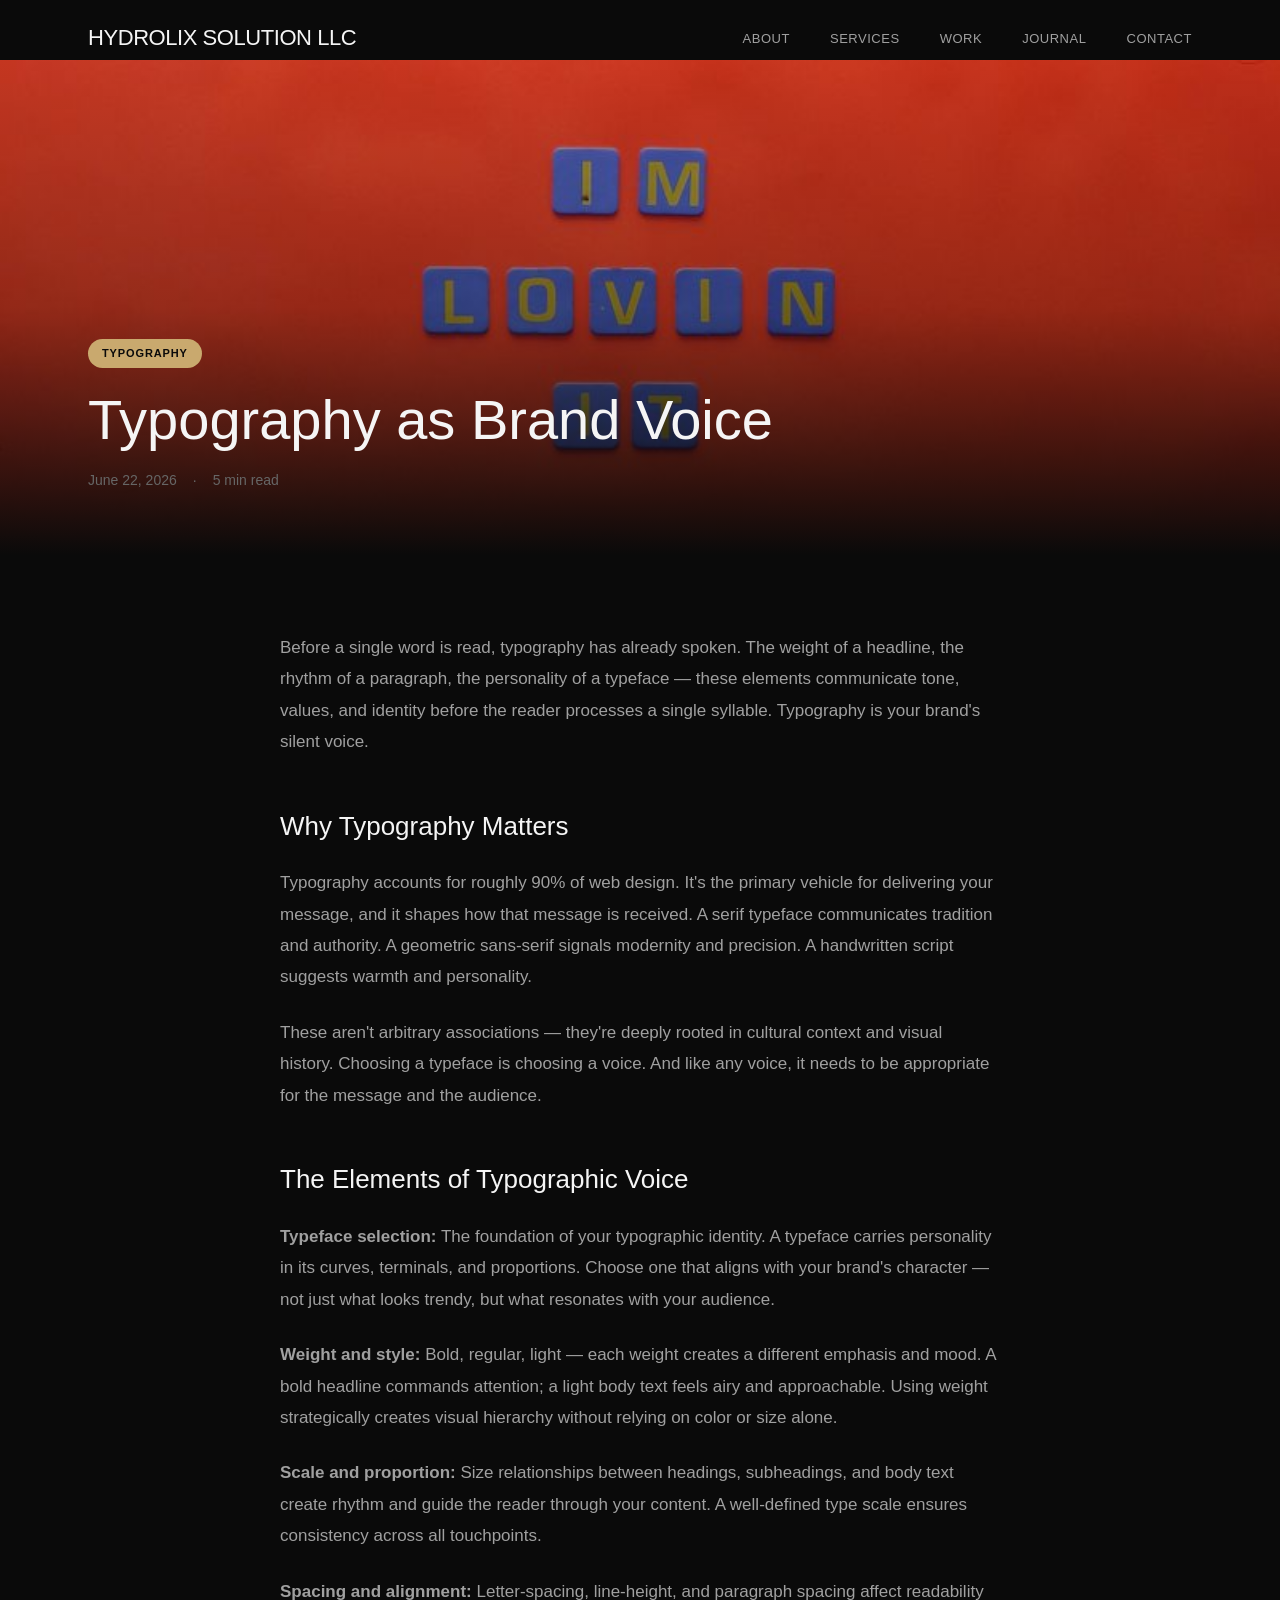
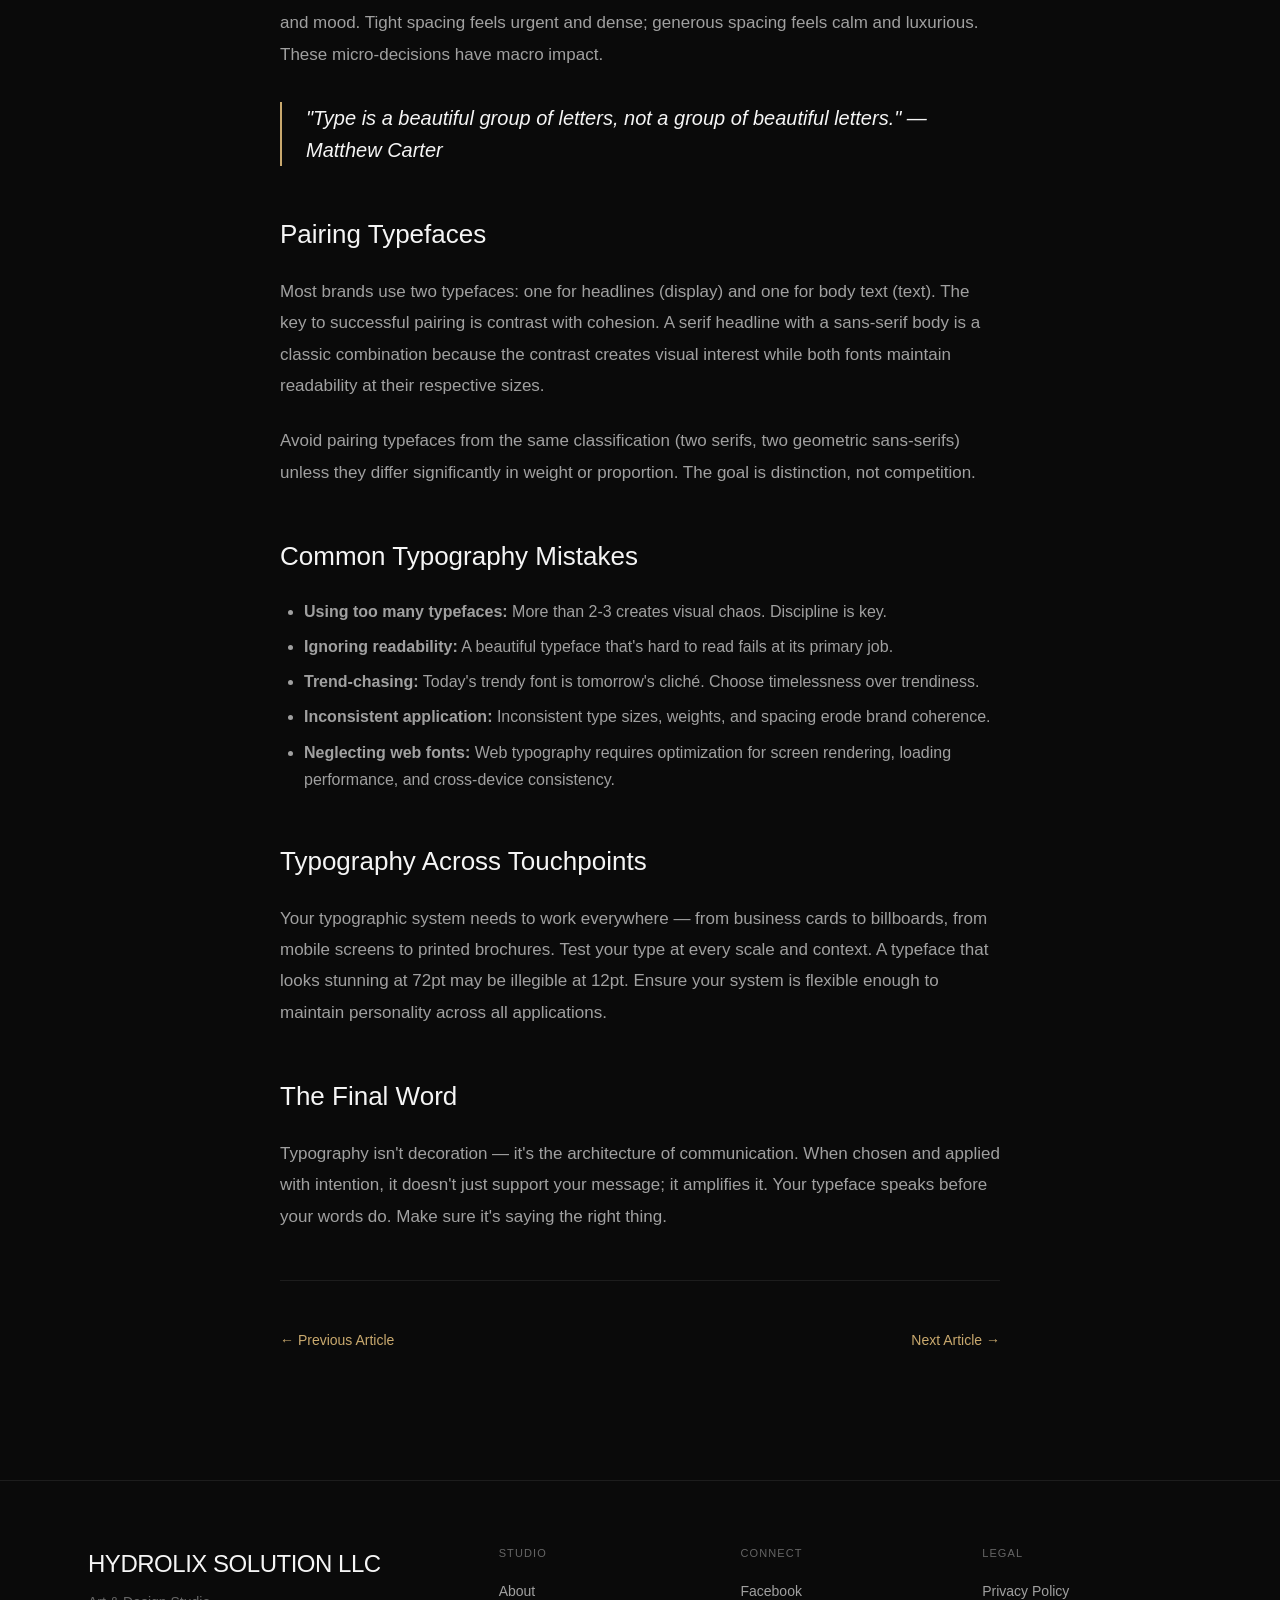
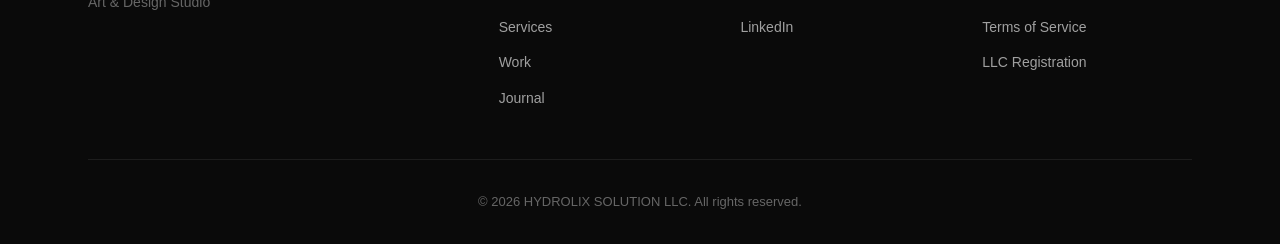
<file: article-typography-brand-voice.html>
<!DOCTYPE html>
<html lang="en">
<head>
  <meta charset="UTF-8">
  <meta name="viewport" content="width=device-width, initial-scale=1.0">
  <title>Typography as Brand Voice | HYDROLIX SOLUTION LLC</title>
  <meta name="description" content="Your typeface speaks before your words do. Choose it with intention.">
  <link rel="preconnect" href="https://fonts.googleapis.com">
  <link rel="preconnect" href="https://fonts.gstatic.com" crossorigin>
  <link href="https://fonts.googleapis.com/css2?family=Playfair+Display:ital,wght@0,400;0,500;0,600;0,700;1,400;1,500&family=Inter:wght@300;400;500;600&display=swap" rel="stylesheet">
  <link rel="stylesheet" href="styles.css">
  <style>
    .article-hero { position: relative; height: 55vh; min-height: 350px; overflow: hidden; margin-top: 60px; }
    .article-hero-bg { position: absolute; inset: 0; background-size: cover; background-position: center; }
    .article-hero-bg::after { content: ''; position: absolute; inset: 0; background: linear-gradient(to top, rgba(10,10,10,1) 0%, rgba(10,10,10,0.4) 50%, rgba(10,10,10,0.2) 100%); }
    .article-hero-content { position: relative; z-index: 1; height: 100%; display: flex; flex-direction: column; justify-content: flex-end; padding-bottom: clamp(2rem, 5vw, 4rem); }
    .article-hero .container { width: 100%; }
    .article-hero-tag { display: inline-block; padding: 0.375rem 0.875rem; background: var(--accent); color: var(--bg); font-size: 0.6875rem; font-weight: 600; text-transform: uppercase; letter-spacing: 0.08em; border-radius: 100px; margin-bottom: 1.25rem; }
    .article-hero-title { font-family: var(--font-display); font-size: clamp(2rem, 5vw, 3.5rem); font-weight: 500; line-height: 1.15; max-width: 800px; margin-bottom: 1rem; }
    .article-hero-meta { display: flex; align-items: center; gap: 1rem; color: var(--text-muted); font-size: 0.875rem; }
    .article-body-page { padding: clamp(3rem, 6vw, 5rem) 0 clamp(5rem, 10vw, 8rem); }
    .article-body-content { max-width: 720px; margin: 0 auto; }
    .article-body-content p { color: var(--text-secondary); line-height: 1.85; margin-bottom: 1.5rem; font-size: 1.0625rem; }
    .article-body-content h2 { font-family: var(--font-display); font-size: 1.625rem; font-weight: 500; margin: 3rem 0 1.25rem; color: var(--text); }
    .article-body-content blockquote { border-left: 2px solid var(--accent); padding-left: 1.5rem; margin: 2rem 0; font-style: italic; }
    .article-body-content blockquote p { color: var(--text); font-family: var(--font-display); font-size: 1.25rem; line-height: 1.6; }
    .article-body-content ul { color: var(--text-secondary); margin: 0.5rem 0 1.5rem 1.5rem; list-style: disc; }
    .article-body-content li { margin-bottom: 0.5rem; line-height: 1.7; }
    .article-nav { display: flex; justify-content: space-between; align-items: center; padding-top: 3rem; border-top: 1px solid var(--border); margin-top: 3rem; }
    .article-nav a { font-size: 0.875rem; color: var(--accent); display: flex; align-items: center; gap: 0.5rem; transition: gap 0.3s var(--ease); }
    .article-nav a:hover { gap: 0.75rem; }
    @media (max-width: 768px) {
      .article-hero { height: 45vh; min-height: 280px; }
      .article-hero-title { font-size: clamp(1.75rem, 6vw, 2.5rem); }
      .article-hero-meta { flex-wrap: wrap; gap: 0.5rem; }
      .article-body-page { padding: clamp(2rem, 5vw, 3rem) 0 clamp(3rem, 8vw, 5rem); }
      .article-body-content p { font-size: 1rem; }
      .article-nav { flex-direction: column; gap: 1rem; align-items: flex-start; }
    }
  </style>
</head>
<body>
  <a href="#main" class="skip-link">Skip to main content</a>

  <!-- Navigation -->
  <nav class="navbar" id="navbar" role="navigation" aria-label="Main navigation">
    <div class="nav-container">
      <a href="index.html" class="nav-logo" aria-label="HYDROLIX SOLUTION LLC home">
        <span class="logo-text">HYDROLIX SOLUTION LLC</span>
      </a>
      <button class="nav-toggle" id="navToggle" aria-label="Toggle navigation menu" aria-expanded="false">
        <span></span><span></span>
      </button>
      <div class="nav-backdrop" id="navBackdrop"></div>
      <ul class="nav-menu" id="navMenu" role="menubar">
        <li role="none"><a href="index.html#about" role="menuitem" class="nav-link">About</a></li>
        <li role="none"><a href="index.html#services" role="menuitem" class="nav-link">Services</a></li>
        <li role="none"><a href="index.html#work" role="menuitem" class="nav-link">Work</a></li>
        <li role="none"><a href="index.html#articles" role="menuitem" class="nav-link">Journal</a></li>
        <li role="none"><a href="index.html#contact" role="menuitem" class="nav-link">Contact</a></li>
      </ul>
    </div>
  </nav>

  <main id="main">
    <div class="article-hero">
      <div class="article-hero-bg" style="background-image: url('images/article-typography.jpg');"></div>
      <div class="article-hero-content">
        <div class="container">
          <span class="article-hero-tag">Typography</span>
          <h1 class="article-hero-title">Typography as Brand Voice</h1>
          <div class="article-hero-meta">
            <span>June 22, 2026</span>
            <span>&middot;</span>
            <span>5 min read</span>
          </div>
        </div>
      </div>
    </div>

    <section class="article-body-page">
      <div class="container">
        <div class="article-body-content">
          <p>Before a single word is read, typography has already spoken. The weight of a headline, the rhythm of a paragraph, the personality of a typeface — these elements communicate tone, values, and identity before the reader processes a single syllable. Typography is your brand's silent voice.</p>

          <h2>Why Typography Matters</h2>
          <p>Typography accounts for roughly 90% of web design. It's the primary vehicle for delivering your message, and it shapes how that message is received. A serif typeface communicates tradition and authority. A geometric sans-serif signals modernity and precision. A handwritten script suggests warmth and personality.</p>
          <p>These aren't arbitrary associations — they're deeply rooted in cultural context and visual history. Choosing a typeface is choosing a voice. And like any voice, it needs to be appropriate for the message and the audience.</p>

          <h2>The Elements of Typographic Voice</h2>
          <p><strong>Typeface selection:</strong> The foundation of your typographic identity. A typeface carries personality in its curves, terminals, and proportions. Choose one that aligns with your brand's character — not just what looks trendy, but what resonates with your audience.</p>
          <p><strong>Weight and style:</strong> Bold, regular, light — each weight creates a different emphasis and mood. A bold headline commands attention; a light body text feels airy and approachable. Using weight strategically creates visual hierarchy without relying on color or size alone.</p>
          <p><strong>Scale and proportion:</strong> Size relationships between headings, subheadings, and body text create rhythm and guide the reader through your content. A well-defined type scale ensures consistency across all touchpoints.</p>
          <p><strong>Spacing and alignment:</strong> Letter-spacing, line-height, and paragraph spacing affect readability and mood. Tight spacing feels urgent and dense; generous spacing feels calm and luxurious. These micro-decisions have macro impact.</p>

          <blockquote>
            <p>"Type is a beautiful group of letters, not a group of beautiful letters." — Matthew Carter</p>
          </blockquote>

          <h2>Pairing Typefaces</h2>
          <p>Most brands use two typefaces: one for headlines (display) and one for body text (text). The key to successful pairing is contrast with cohesion. A serif headline with a sans-serif body is a classic combination because the contrast creates visual interest while both fonts maintain readability at their respective sizes.</p>
          <p>Avoid pairing typefaces from the same classification (two serifs, two geometric sans-serifs) unless they differ significantly in weight or proportion. The goal is distinction, not competition.</p>

          <h2>Common Typography Mistakes</h2>
          <ul>
            <li><strong>Using too many typefaces:</strong> More than 2-3 creates visual chaos. Discipline is key.</li>
            <li><strong>Ignoring readability:</strong> A beautiful typeface that's hard to read fails at its primary job.</li>
            <li><strong>Trend-chasing:</strong> Today's trendy font is tomorrow's cliché. Choose timelessness over trendiness.</li>
            <li><strong>Inconsistent application:</strong> Inconsistent type sizes, weights, and spacing erode brand coherence.</li>
            <li><strong>Neglecting web fonts:</strong> Web typography requires optimization for screen rendering, loading performance, and cross-device consistency.</li>
          </ul>

          <h2>Typography Across Touchpoints</h2>
          <p>Your typographic system needs to work everywhere — from business cards to billboards, from mobile screens to printed brochures. Test your type at every scale and context. A typeface that looks stunning at 72pt may be illegible at 12pt. Ensure your system is flexible enough to maintain personality across all applications.</p>

          <h2>The Final Word</h2>
          <p>Typography isn't decoration — it's the architecture of communication. When chosen and applied with intention, it doesn't just support your message; it amplifies it. Your typeface speaks before your words do. Make sure it's saying the right thing.</p>

          <div class="article-nav">
            <a href="article-brief-to-brilliance.html">&larr; Previous Article</a>
            <a href="article-ai-future.html">Next Article &rarr;</a>
          </div>
        </div>
      </div>
    </section>
  </main>

  <!-- Footer -->
  <footer class="footer" role="contentinfo">
    <div class="container">
      <div class="footer-top">
        <div class="footer-brand">
          <a href="index.html" class="nav-logo" aria-label="HYDROLIX SOLUTION LLC home">
            <span class="logo-text">HYDROLIX SOLUTION LLC</span>
          </a>
          <p class="footer-tagline">Art & Design Studio</p>
        </div>
        <div class="footer-cols">
          <div class="footer-col">
            <h3 class="footer-heading">Studio</h3>
            <ul>
              <li><a href="index.html#about">About</a></li>
              <li><a href="index.html#services">Services</a></li>
              <li><a href="index.html#work">Work</a></li>
              <li><a href="index.html#articles">Journal</a></li>
            </ul>
          </div>
          <div class="footer-col">
            <h3 class="footer-heading">Connect</h3>
            <ul>
              <li><a href="https://www.facebook.com/profile.php?id=61594665413653" target="_blank" rel="noopener noreferrer">Facebook</a></li>
              <li><a href="https://www.linkedin.com/in/hydrolix-solutions-llc-85013b436?utm_source=share_via&utm_content=profile&utm_medium=member_android" target="_blank" rel="noopener noreferrer">LinkedIn</a></li>
            </ul>
          </div>
          <div class="footer-col">
            <h3 class="footer-heading">Legal</h3>
            <ul>
              <li><a href="privacy.html">Privacy Policy</a></li>
              <li><a href="terms.html">Terms of Service</a></li>
              <li><a href="#">LLC Registration</a></li>
            </ul>
          </div>
        </div>
      </div>
      <div class="footer-bottom">
        <p>&copy; 2026 HYDROLIX SOLUTION LLC. All rights reserved.</p>
      </div>
    </div>
  </footer>

  <script src="script.js"></script>
</body>
</html>
</file>
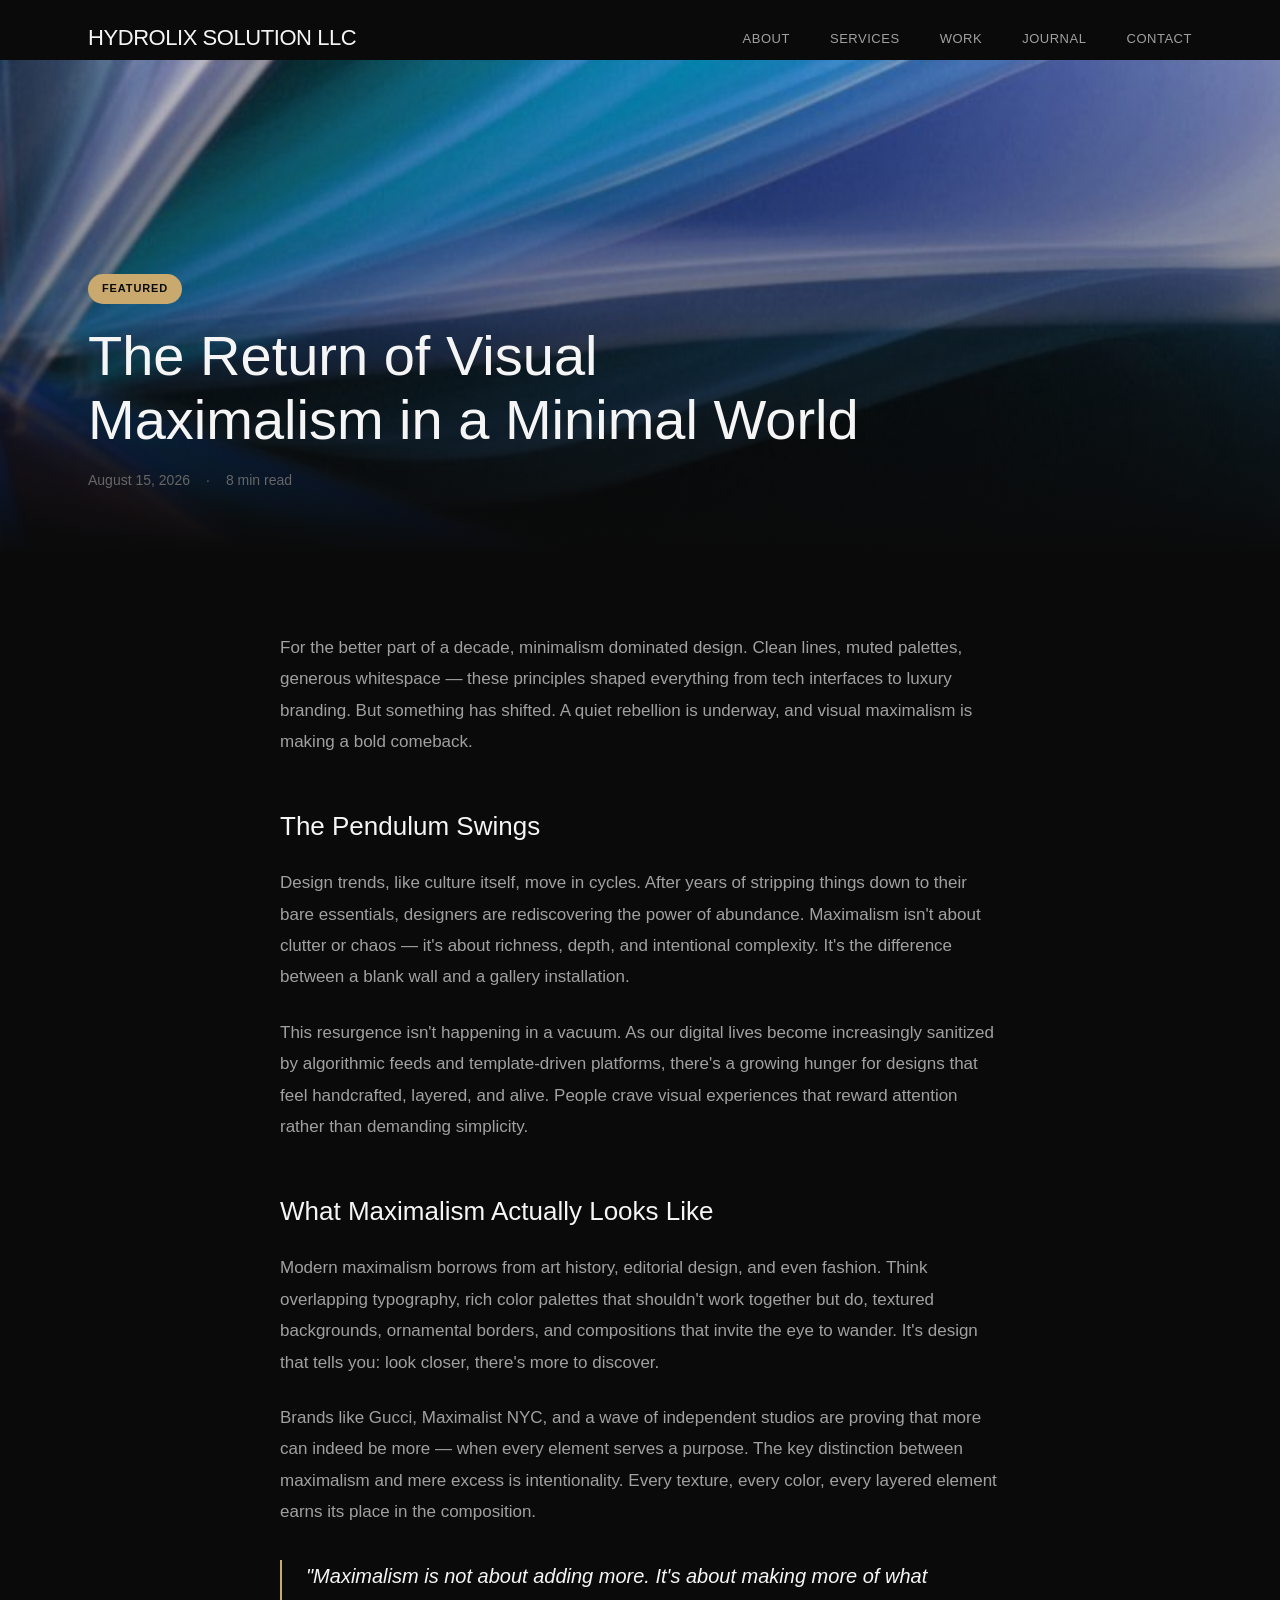
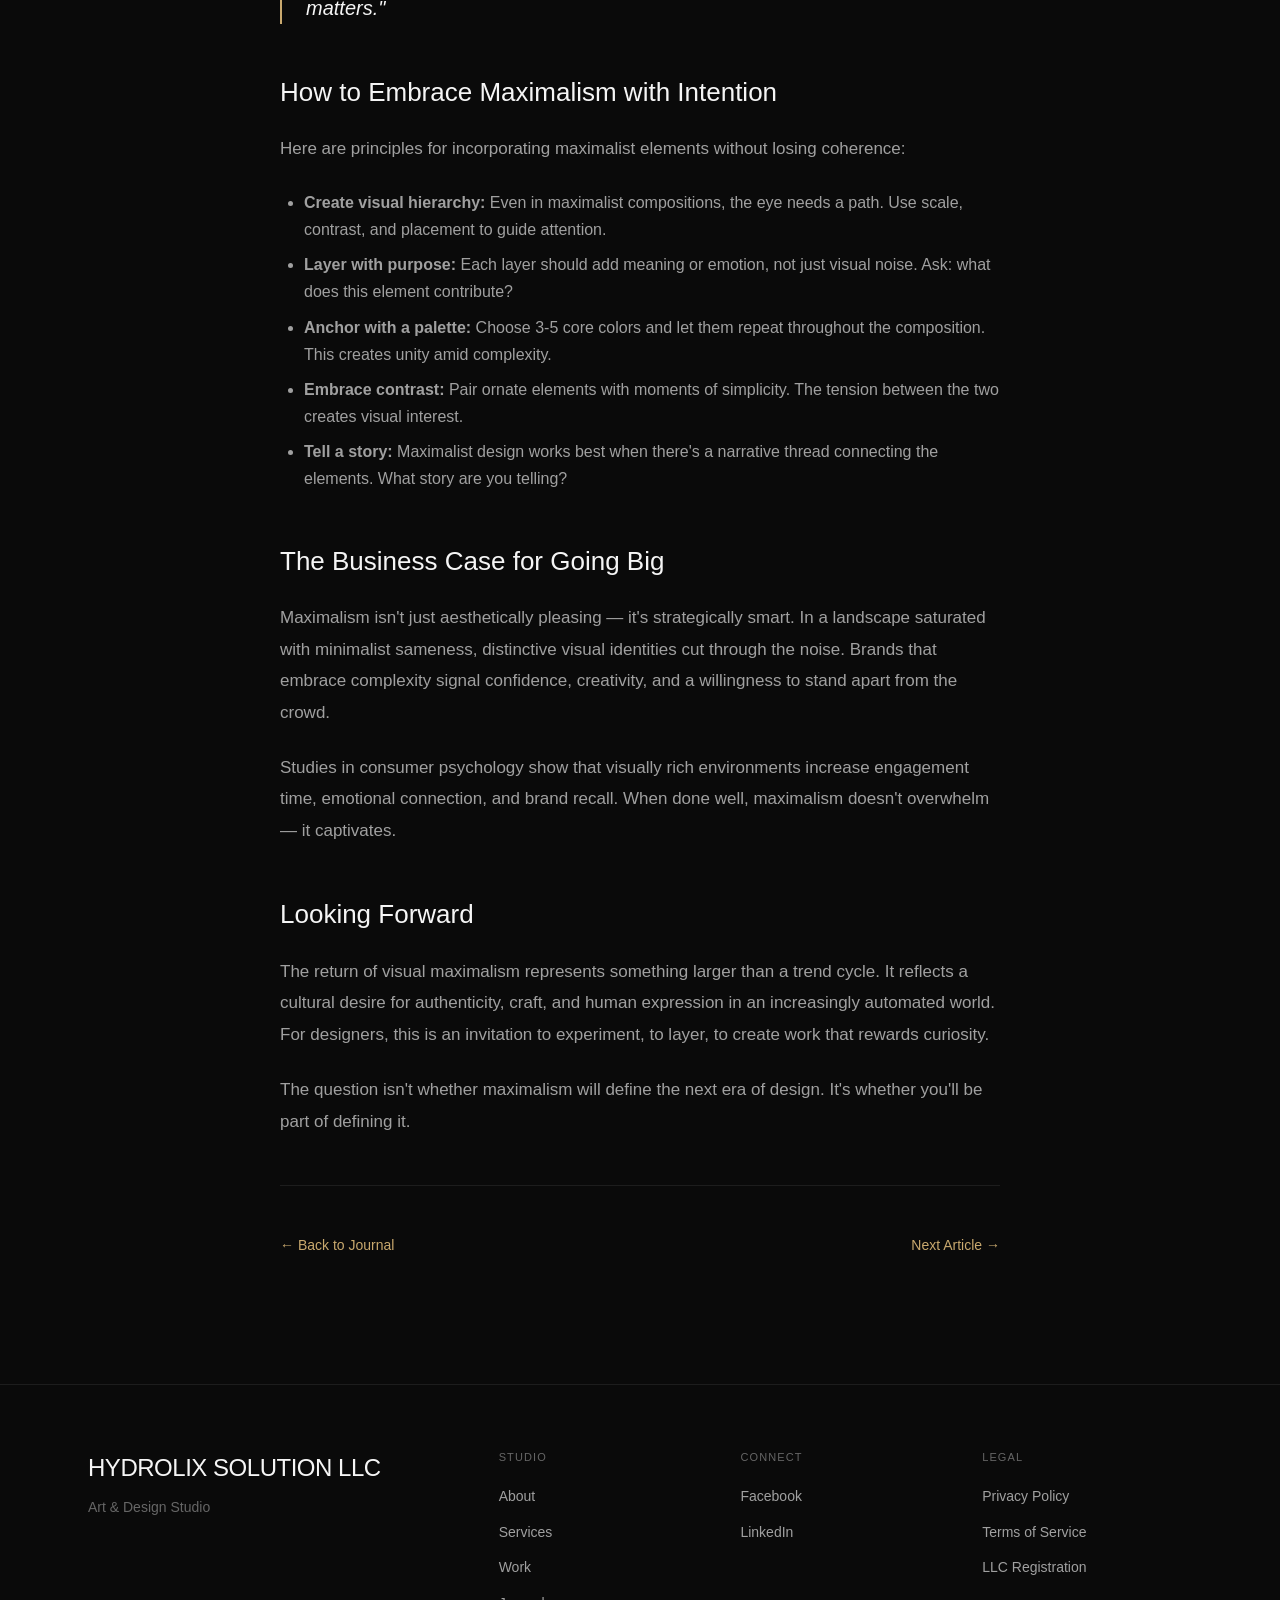
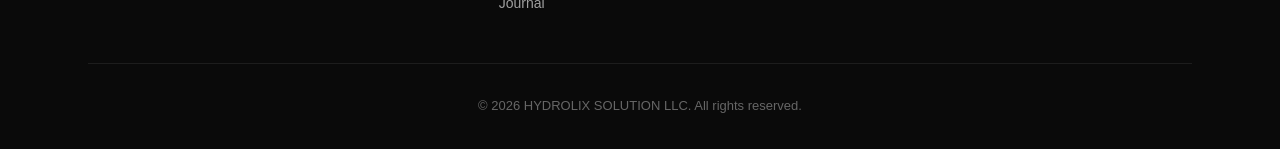
<file: article-visual-maximalism.html>
<!DOCTYPE html>
<html lang="en">
<head>
  <meta charset="UTF-8">
  <meta name="viewport" content="width=device-width, initial-scale=1.0">
  <title>The Return of Visual Maximalism in a Minimal World | HYDROLIX SOLUTION LLC</title>
  <meta name="description" content="Why designers are embracing complexity, texture, and richness — and how to do it with intention rather than excess.">
  <link rel="preconnect" href="https://fonts.googleapis.com">
  <link rel="preconnect" href="https://fonts.gstatic.com" crossorigin>
  <link href="https://fonts.googleapis.com/css2?family=Playfair+Display:ital,wght@0,400;0,500;0,600;0,700;1,400;1,500&family=Inter:wght@300;400;500;600&display=swap" rel="stylesheet">
  <link rel="stylesheet" href="styles.css">
  <style>
    .article-hero { position: relative; height: 55vh; min-height: 350px; overflow: hidden; margin-top: 60px; }
    .article-hero-bg { position: absolute; inset: 0; background-size: cover; background-position: center; }
    .article-hero-bg::after { content: ''; position: absolute; inset: 0; background: linear-gradient(to top, rgba(10,10,10,1) 0%, rgba(10,10,10,0.4) 50%, rgba(10,10,10,0.2) 100%); }
    .article-hero-content { position: relative; z-index: 1; height: 100%; display: flex; flex-direction: column; justify-content: flex-end; padding-bottom: clamp(2rem, 5vw, 4rem); }
    .article-hero .container { width: 100%; }
    .article-hero-tag { display: inline-block; padding: 0.375rem 0.875rem; background: var(--accent); color: var(--bg); font-size: 0.6875rem; font-weight: 600; text-transform: uppercase; letter-spacing: 0.08em; border-radius: 100px; margin-bottom: 1.25rem; }
    .article-hero-title { font-family: var(--font-display); font-size: clamp(2rem, 5vw, 3.5rem); font-weight: 500; line-height: 1.15; max-width: 800px; margin-bottom: 1rem; }
    .article-hero-meta { display: flex; align-items: center; gap: 1rem; color: var(--text-muted); font-size: 0.875rem; }
    .article-hero-meta span { display: flex; align-items: center; gap: 0.375rem; }
    .article-body-page { padding: clamp(3rem, 6vw, 5rem) 0 clamp(5rem, 10vw, 8rem); }
    .article-body-content { max-width: 720px; margin: 0 auto; }
    .article-body-content p { color: var(--text-secondary); line-height: 1.85; margin-bottom: 1.5rem; font-size: 1.0625rem; }
    .article-body-content h2 { font-family: var(--font-display); font-size: 1.625rem; font-weight: 500; margin: 3rem 0 1.25rem; color: var(--text); }
    .article-body-content h3 { font-family: var(--font-display); font-size: 1.25rem; font-weight: 500; margin: 2.5rem 0 1rem; color: var(--text); }
    .article-body-content blockquote { border-left: 2px solid var(--accent); padding-left: 1.5rem; margin: 2rem 0; font-style: italic; }
    .article-body-content blockquote p { color: var(--text); font-family: var(--font-display); font-size: 1.25rem; line-height: 1.6; }
    .article-body-content ul { color: var(--text-secondary); margin: 0.5rem 0 1.5rem 1.5rem; list-style: disc; }
    .article-body-content li { margin-bottom: 0.5rem; line-height: 1.7; }
    .article-nav { display: flex; justify-content: space-between; align-items: center; padding-top: 3rem; border-top: 1px solid var(--border); margin-top: 3rem; }
    .article-nav a { font-size: 0.875rem; color: var(--accent); display: flex; align-items: center; gap: 0.5rem; transition: gap 0.3s var(--ease); }
    .article-nav a:hover { gap: 0.75rem; }
    @media (max-width: 768px) {
      .article-hero { height: 45vh; min-height: 280px; }
      .article-hero-title { font-size: clamp(1.75rem, 6vw, 2.5rem); }
      .article-hero-meta { flex-wrap: wrap; gap: 0.5rem; }
      .article-body-page { padding: clamp(2rem, 5vw, 3rem) 0 clamp(3rem, 8vw, 5rem); }
      .article-body-content p { font-size: 1rem; }
      .article-nav { flex-direction: column; gap: 1rem; align-items: flex-start; }
    }
  </style>
</head>
<body>
  <a href="#main" class="skip-link">Skip to main content</a>

  <!-- Navigation -->
  <nav class="navbar" id="navbar" role="navigation" aria-label="Main navigation">
    <div class="nav-container">
      <a href="index.html" class="nav-logo" aria-label="HYDROLIX SOLUTION LLC home">
        <span class="logo-text">HYDROLIX SOLUTION LLC</span>
      </a>
      <button class="nav-toggle" id="navToggle" aria-label="Toggle navigation menu" aria-expanded="false">
        <span></span><span></span>
      </button>
      <div class="nav-backdrop" id="navBackdrop"></div>
      <ul class="nav-menu" id="navMenu" role="menubar">
        <li role="none"><a href="index.html#about" role="menuitem" class="nav-link">About</a></li>
        <li role="none"><a href="index.html#services" role="menuitem" class="nav-link">Services</a></li>
        <li role="none"><a href="index.html#work" role="menuitem" class="nav-link">Work</a></li>
        <li role="none"><a href="index.html#articles" role="menuitem" class="nav-link">Journal</a></li>
        <li role="none"><a href="index.html#contact" role="menuitem" class="nav-link">Contact</a></li>
      </ul>
    </div>
  </nav>

  <main id="main">
    <div class="article-hero">
      <div class="article-hero-bg" style="background-image: url('images/article-featured.jpg');"></div>
      <div class="article-hero-content">
        <div class="container">
          <span class="article-hero-tag">Featured</span>
          <h1 class="article-hero-title">The Return of Visual Maximalism in a Minimal World</h1>
          <div class="article-hero-meta">
            <span>August 15, 2026</span>
            <span>&middot;</span>
            <span>8 min read</span>
          </div>
        </div>
      </div>
    </div>

    <section class="article-body-page">
      <div class="container">
        <div class="article-body-content">
          <p>For the better part of a decade, minimalism dominated design. Clean lines, muted palettes, generous whitespace — these principles shaped everything from tech interfaces to luxury branding. But something has shifted. A quiet rebellion is underway, and visual maximalism is making a bold comeback.</p>

          <h2>The Pendulum Swings</h2>
          <p>Design trends, like culture itself, move in cycles. After years of stripping things down to their bare essentials, designers are rediscovering the power of abundance. Maximalism isn't about clutter or chaos — it's about richness, depth, and intentional complexity. It's the difference between a blank wall and a gallery installation.</p>
          <p>This resurgence isn't happening in a vacuum. As our digital lives become increasingly sanitized by algorithmic feeds and template-driven platforms, there's a growing hunger for designs that feel handcrafted, layered, and alive. People crave visual experiences that reward attention rather than demanding simplicity.</p>

          <h2>What Maximalism Actually Looks Like</h2>
          <p>Modern maximalism borrows from art history, editorial design, and even fashion. Think overlapping typography, rich color palettes that shouldn't work together but do, textured backgrounds, ornamental borders, and compositions that invite the eye to wander. It's design that tells you: look closer, there's more to discover.</p>
          <p>Brands like Gucci, Maximalist NYC, and a wave of independent studios are proving that more can indeed be more — when every element serves a purpose. The key distinction between maximalism and mere excess is intentionality. Every texture, every color, every layered element earns its place in the composition.</p>

          <blockquote>
            <p>"Maximalism is not about adding more. It's about making more of what matters."</p>
          </blockquote>

          <h2>How to Embrace Maximalism with Intention</h2>
          <p>Here are principles for incorporating maximalist elements without losing coherence:</p>
          <ul>
            <li><strong>Create visual hierarchy:</strong> Even in maximalist compositions, the eye needs a path. Use scale, contrast, and placement to guide attention.</li>
            <li><strong>Layer with purpose:</strong> Each layer should add meaning or emotion, not just visual noise. Ask: what does this element contribute?</li>
            <li><strong>Anchor with a palette:</strong> Choose 3-5 core colors and let them repeat throughout the composition. This creates unity amid complexity.</li>
            <li><strong>Embrace contrast:</strong> Pair ornate elements with moments of simplicity. The tension between the two creates visual interest.</li>
            <li><strong>Tell a story:</strong> Maximalist design works best when there's a narrative thread connecting the elements. What story are you telling?</li>
          </ul>

          <h2>The Business Case for Going Big</h2>
          <p>Maximalism isn't just aesthetically pleasing — it's strategically smart. In a landscape saturated with minimalist sameness, distinctive visual identities cut through the noise. Brands that embrace complexity signal confidence, creativity, and a willingness to stand apart from the crowd.</p>
          <p>Studies in consumer psychology show that visually rich environments increase engagement time, emotional connection, and brand recall. When done well, maximalism doesn't overwhelm — it captivates.</p>

          <h2>Looking Forward</h2>
          <p>The return of visual maximalism represents something larger than a trend cycle. It reflects a cultural desire for authenticity, craft, and human expression in an increasingly automated world. For designers, this is an invitation to experiment, to layer, to create work that rewards curiosity.</p>
          <p>The question isn't whether maximalism will define the next era of design. It's whether you'll be part of defining it.</p>

          <div class="article-nav">
            <a href="index.html#articles">&larr; Back to Journal</a>
            <a href="article-color-psychology.html">Next Article &rarr;</a>
          </div>
        </div>
      </div>
    </section>
  </main>

  <!-- Footer -->
  <footer class="footer" role="contentinfo">
    <div class="container">
      <div class="footer-top">
        <div class="footer-brand">
          <a href="index.html" class="nav-logo" aria-label="HYDROLIX SOLUTION LLC home">
            <span class="logo-text">HYDROLIX SOLUTION LLC</span>
          </a>
          <p class="footer-tagline">Art & Design Studio</p>
        </div>
        <div class="footer-cols">
          <div class="footer-col">
            <h3 class="footer-heading">Studio</h3>
            <ul>
              <li><a href="index.html#about">About</a></li>
              <li><a href="index.html#services">Services</a></li>
              <li><a href="index.html#work">Work</a></li>
              <li><a href="index.html#articles">Journal</a></li>
            </ul>
          </div>
          <div class="footer-col">
            <h3 class="footer-heading">Connect</h3>
            <ul>
              <li><a href="https://www.facebook.com/profile.php?id=61594665413653" target="_blank" rel="noopener noreferrer">Facebook</a></li>
              <li><a href="https://www.linkedin.com/in/hydrolix-solutions-llc-85013b436?utm_source=share_via&utm_content=profile&utm_medium=member_android" target="_blank" rel="noopener noreferrer">LinkedIn</a></li>
            </ul>
          </div>
          <div class="footer-col">
            <h3 class="footer-heading">Legal</h3>
            <ul>
              <li><a href="privacy.html">Privacy Policy</a></li>
              <li><a href="terms.html">Terms of Service</a></li>
              <li><a href="#">LLC Registration</a></li>
            </ul>
          </div>
        </div>
      </div>
      <div class="footer-bottom">
        <p>&copy; 2026 HYDROLIX SOLUTION LLC. All rights reserved.</p>
      </div>
    </div>
  </footer>

  <script src="script.js"></script>
</body>
</html>
</file>
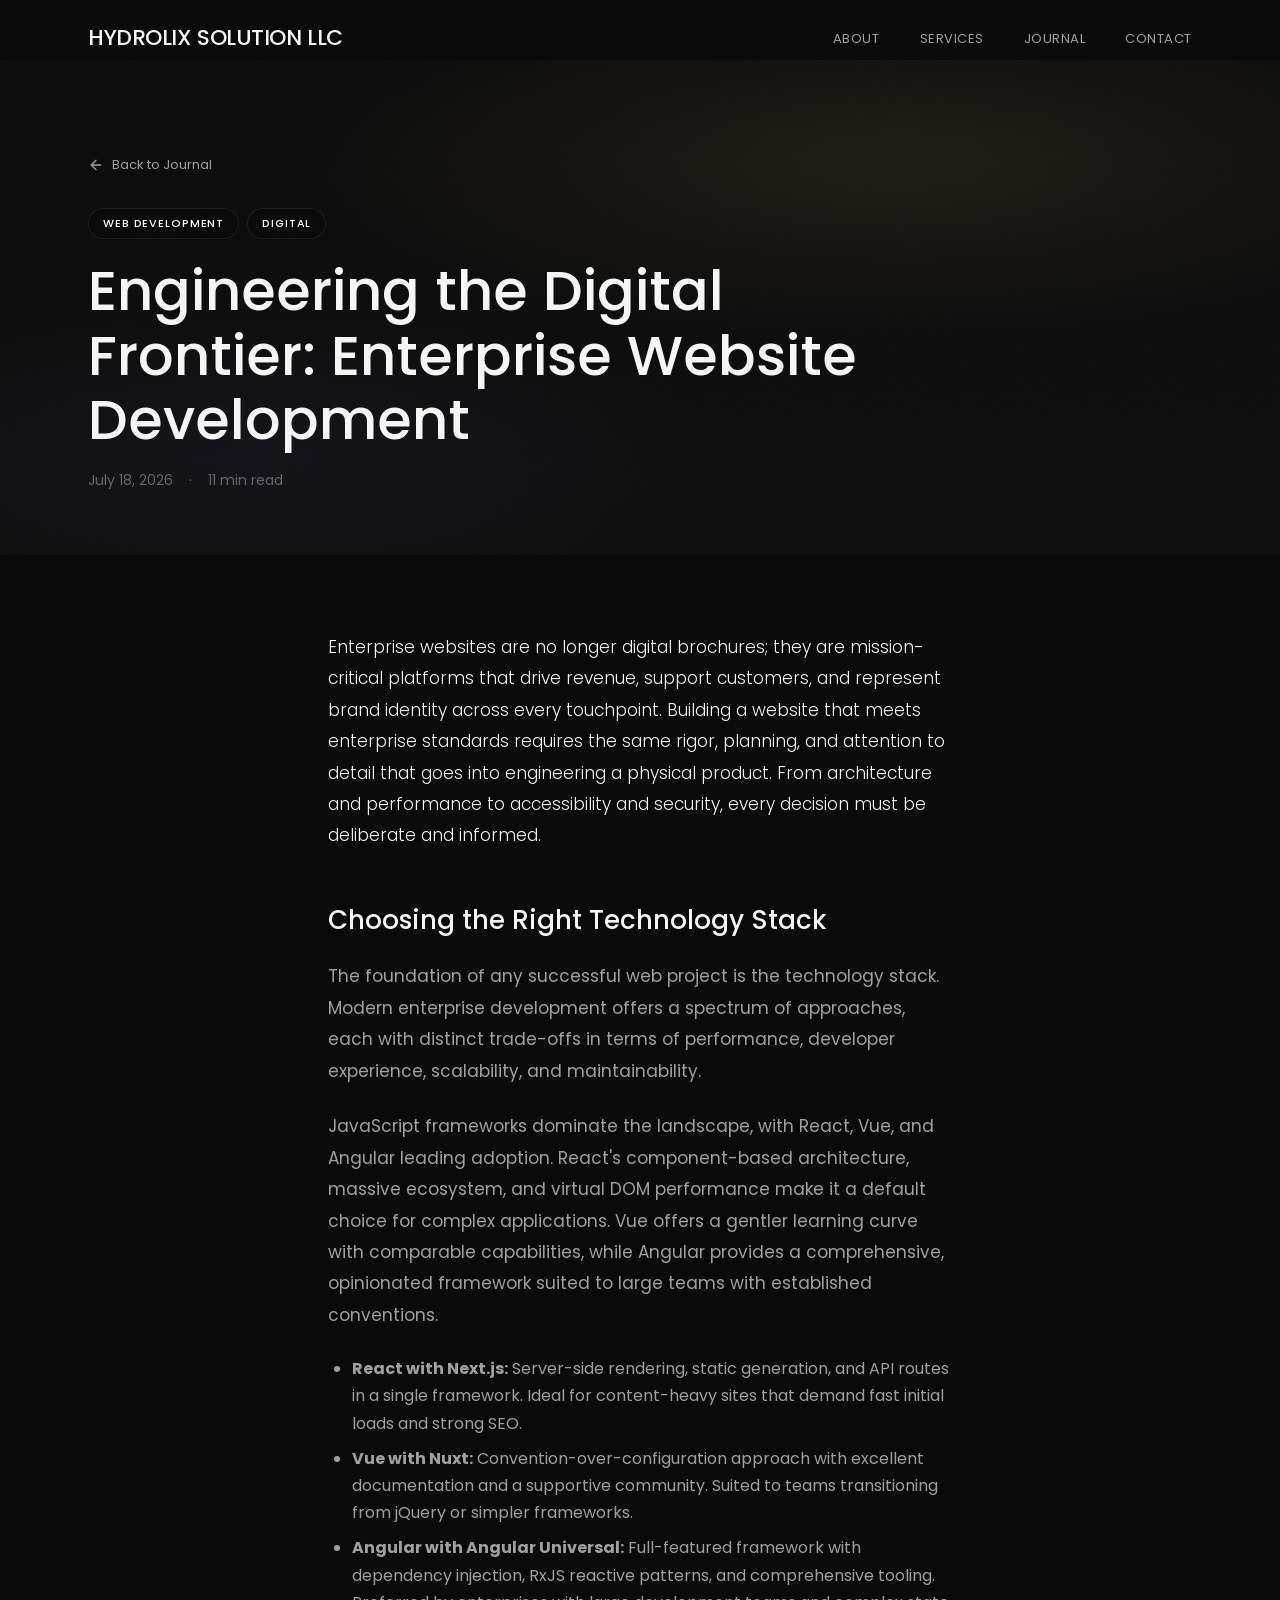
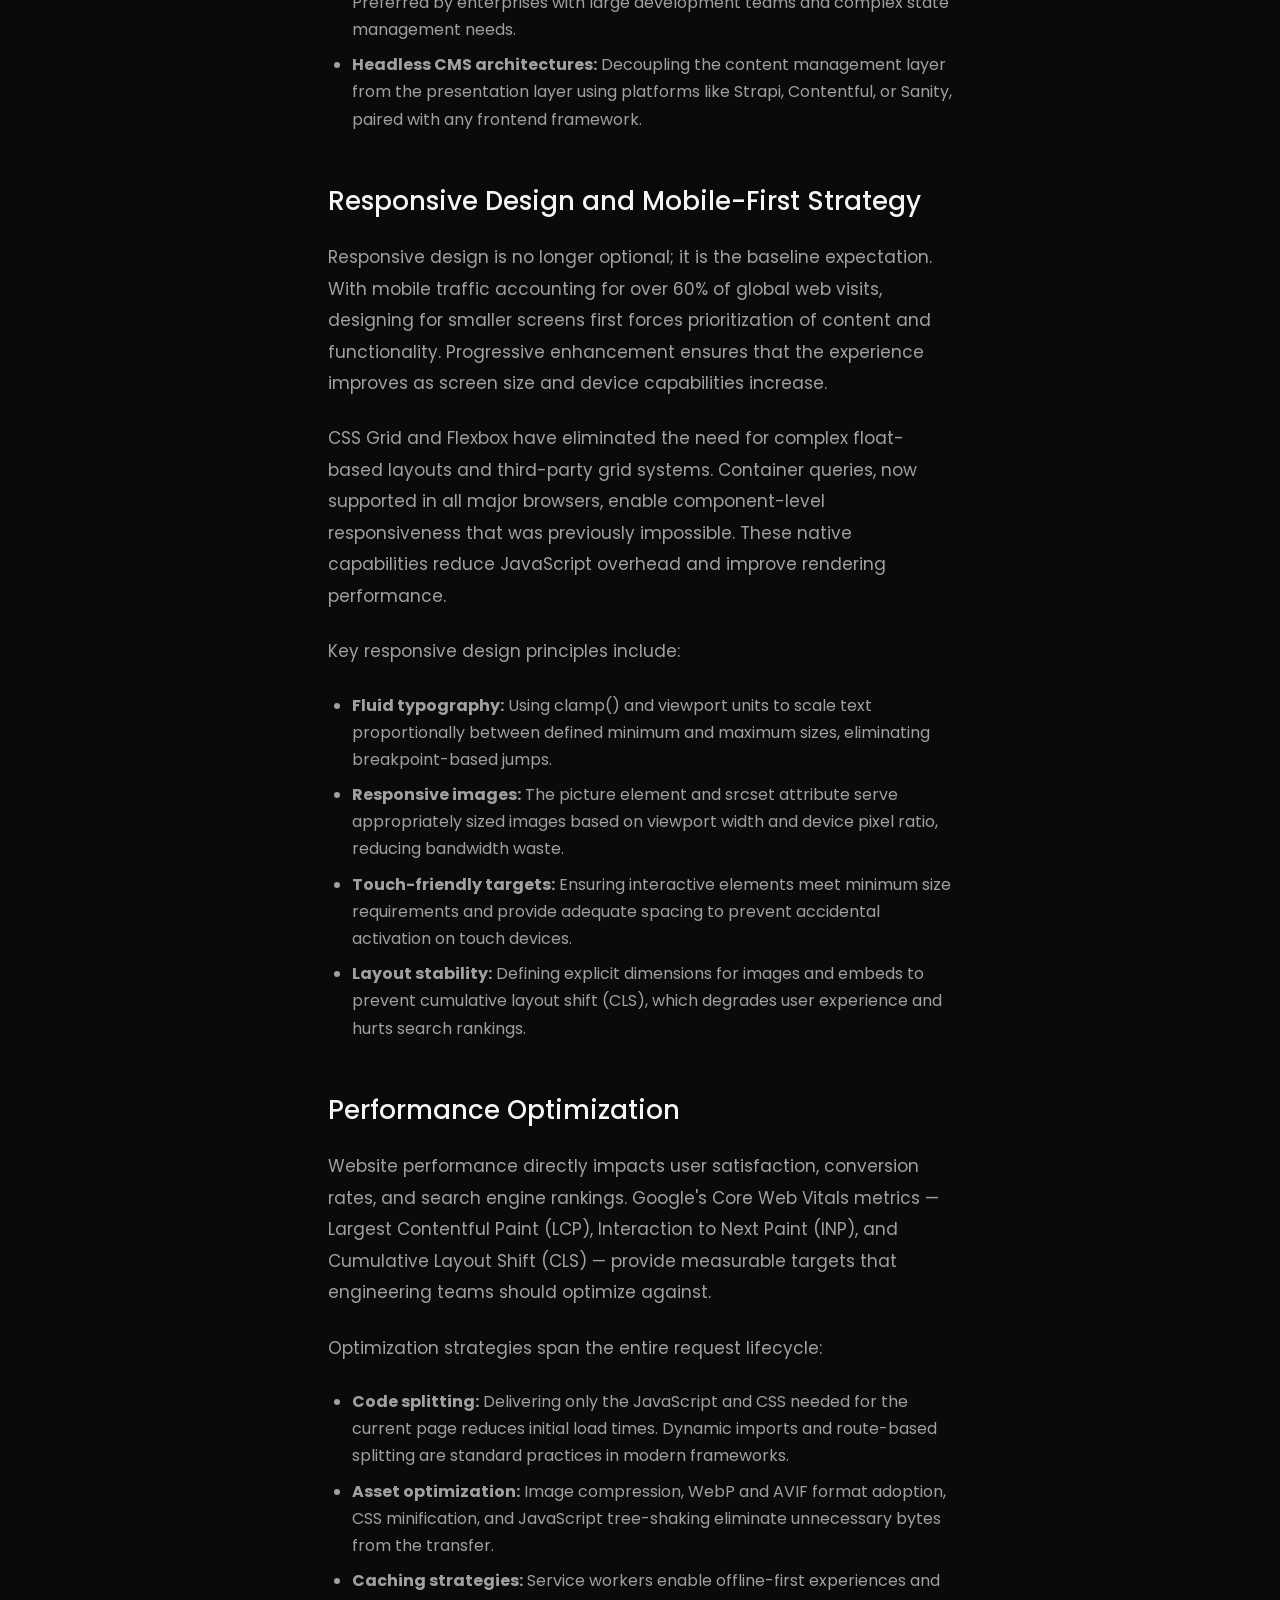
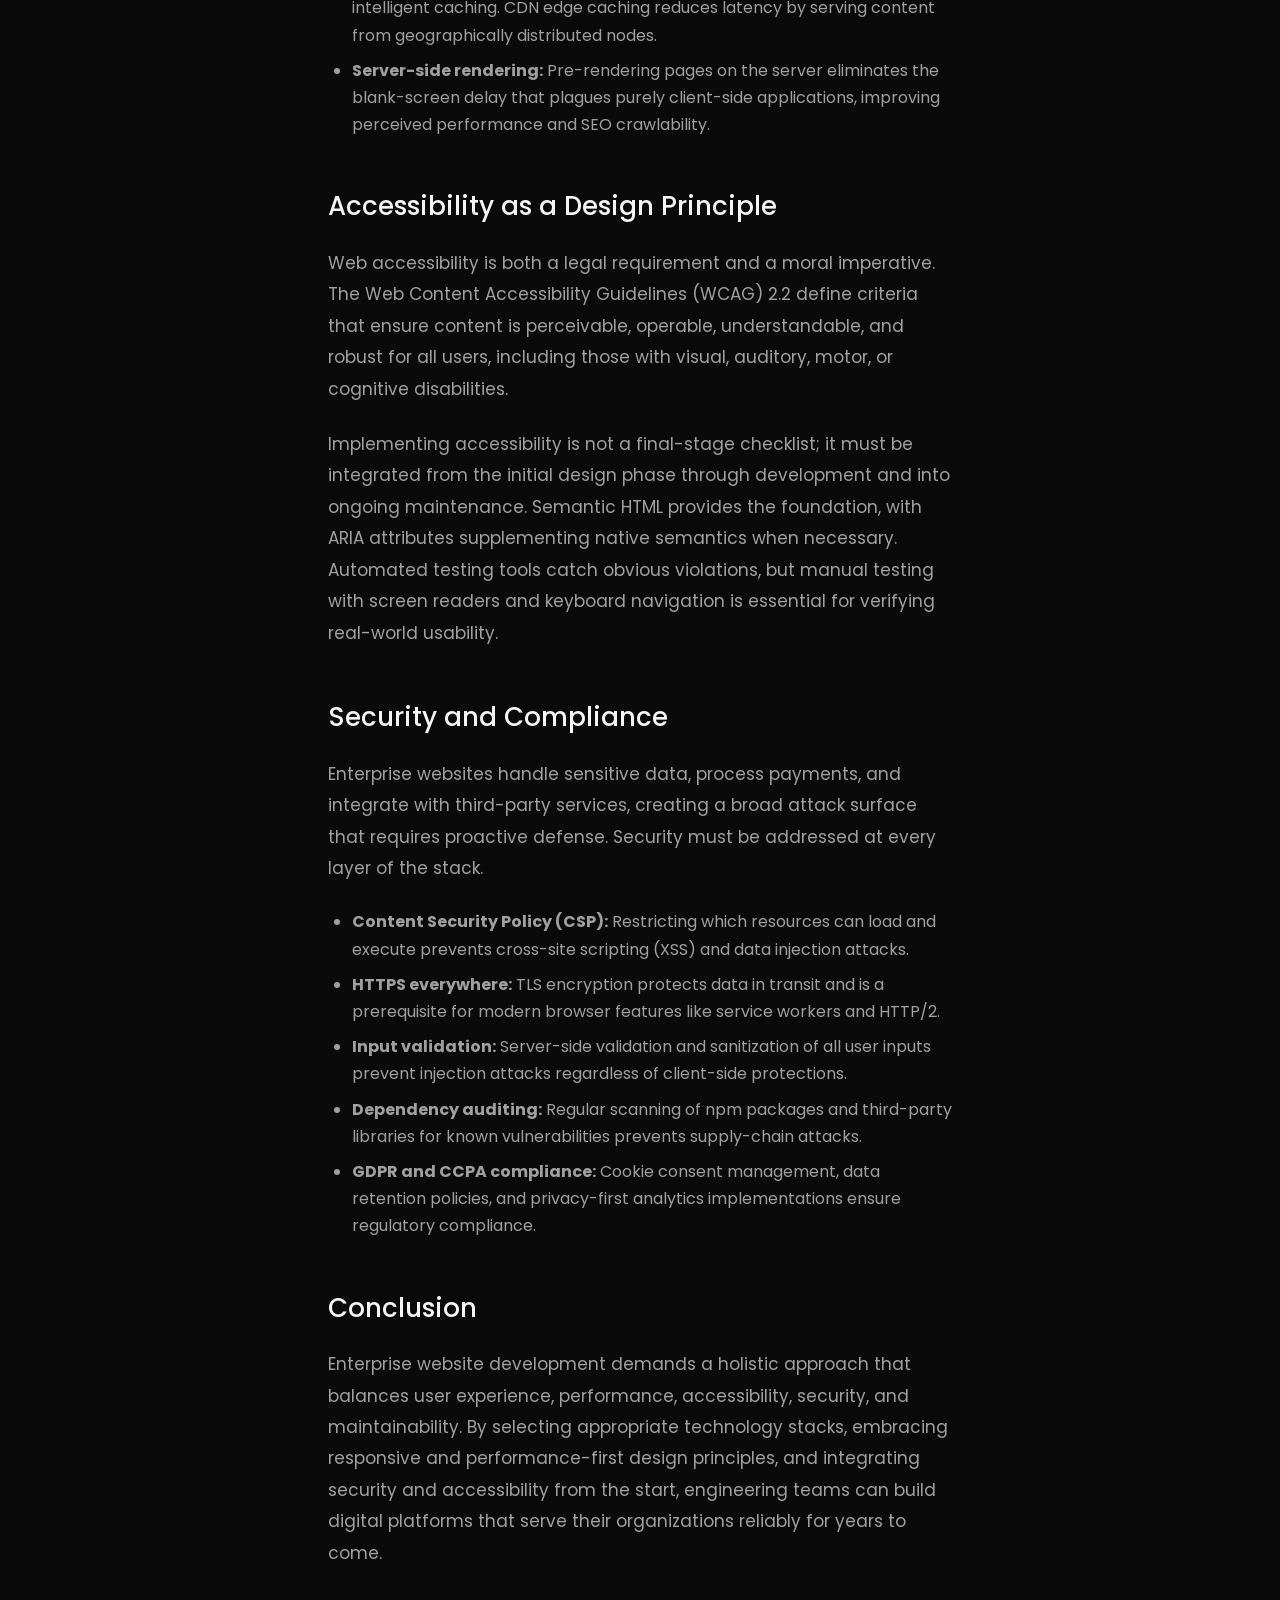
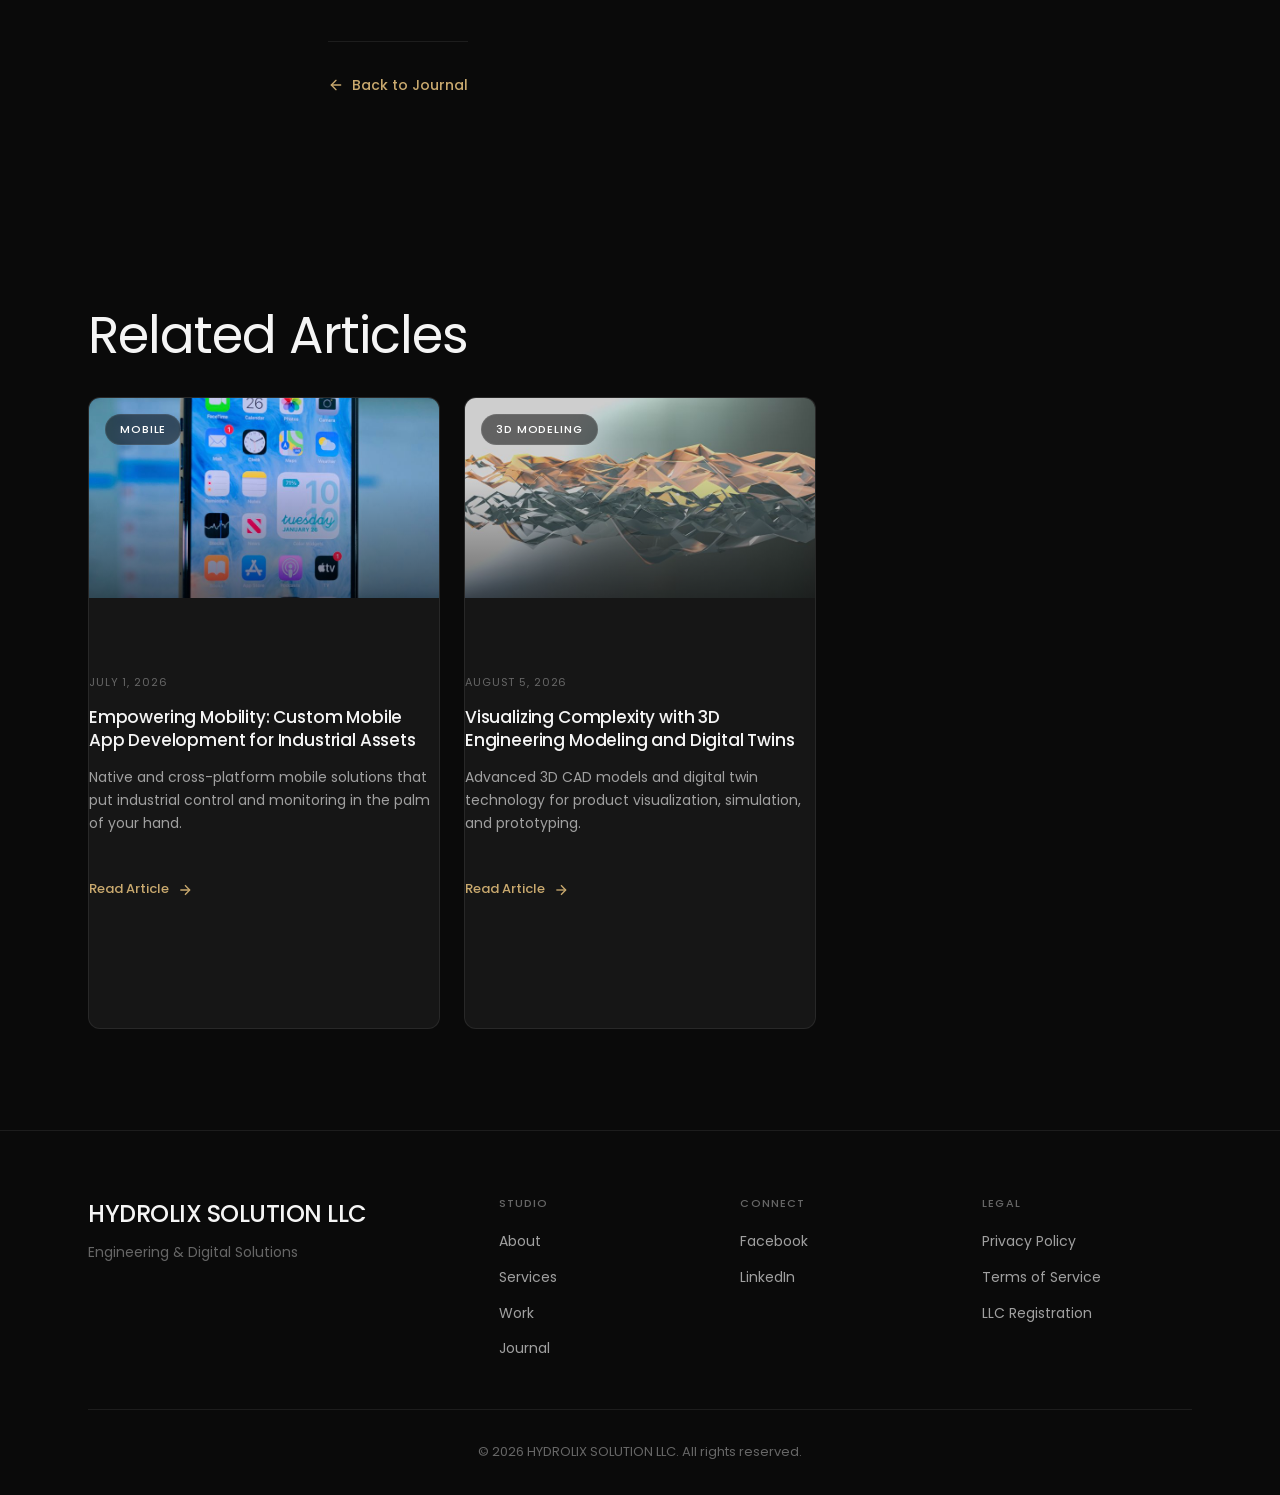
<file: article-web.html>
<!DOCTYPE html>
<html lang="en">
<head>
  <meta charset="UTF-8">
  <meta name="viewport" content="width=device-width, initial-scale=1.0">
  <title>Engineering the Digital Frontier: Enterprise Website Development | HYDROLIX SOLUTION LLC</title>
  <meta name="description" content="Building modern, scalable web platforms with clean architecture, optimized performance, and stunning design.">
  <link rel="preconnect" href="https://fonts.googleapis.com">
  <link rel="preconnect" href="https://fonts.gstatic.com" crossorigin>
  <link href="https://fonts.googleapis.com/css2?family=Poppins:wght@300;400;500;600;700&display=swap" rel="stylesheet">
  <link rel="stylesheet" href="styles.css">
</head>
<body>
  <a href="#main" class="skip-link">Skip to main content</a>

  <!-- Loader -->
  <div class="loader" id="loader" aria-hidden="true">
    <div class="loader-inner">
      <span class="loader-text">HYDROLIX SOLUTION LLC</span>
      <div class="loader-bar"><div class="loader-progress"></div></div>
    </div>
  </div>

  <!-- Navigation -->
  <nav class="navbar" id="navbar" role="navigation" aria-label="Main navigation">
    <div class="nav-container">
      <a href="index.html" class="nav-logo" aria-label="HYDROLIX SOLUTION LLC home">
        <span class="logo-text">HYDROLIX SOLUTION LLC</span>
      </a>
      <button class="nav-toggle" id="navToggle" aria-label="Toggle navigation menu" aria-expanded="false">
        <span class="hamburger"><span></span><span></span></span>
      </button>
      <ul class="nav-menu" id="navMenu" role="menubar">
        <li role="none"><a href="index.html#about" role="menuitem" class="nav-link">About</a></li>
        <li role="none"><a href="index.html#services" role="menuitem" class="nav-link">Services</a></li>
        <li role="none"><a href="index.html#articles" role="menuitem" class="nav-link">Journal</a></li>
        <li role="none"><a href="index.html#contact" role="menuitem" class="nav-link">Contact</a></li>
      </ul>
    </div>
  </nav>

  <main id="main">
    <!-- Article Hero -->
    <section class="article-hero">
      <div class="hero-bg">
        <div class="hero-gradient"></div>
        <div class="hero-noise"></div>
      </div>
      <div class="hero-content">
        <a href="index.html#articles" class="article-back-link" data-reveal>
          <svg width="16" height="16" viewBox="0 0 24 24" fill="none" stroke="currentColor" stroke-width="2" stroke-linecap="round" stroke-linejoin="round"><line x1="19" y1="12" x2="5" y2="12"/><polyline points="12 19 5 12 12 5"/></svg>
          Back to Journal
        </a>
        <div class="article-tags" data-reveal>
          <span class="article-tag">Web Development</span>
          <span class="article-tag">Digital</span>
        </div>
        <h1 class="article-hero-title" data-reveal>Engineering the Digital Frontier: Enterprise Website Development</h1>
        <div class="article-meta" data-reveal>
          <time datetime="2026-07-18">July 18, 2026</time>
          <span class="meta-separator">&middot;</span>
          <span>11 min read</span>
        </div>
      </div>
    </section>

    <!-- Article Body -->
    <article class="article-body">
      <div class="container container-narrow">
        <p class="article-lead">Enterprise websites are no longer digital brochures; they are mission-critical platforms that drive revenue, support customers, and represent brand identity across every touchpoint. Building a website that meets enterprise standards requires the same rigor, planning, and attention to detail that goes into engineering a physical product. From architecture and performance to accessibility and security, every decision must be deliberate and informed.</p>

        <h2>Choosing the Right Technology Stack</h2>
        <p>The foundation of any successful web project is the technology stack. Modern enterprise development offers a spectrum of approaches, each with distinct trade-offs in terms of performance, developer experience, scalability, and maintainability.</p>
        <p>JavaScript frameworks dominate the landscape, with React, Vue, and Angular leading adoption. React's component-based architecture, massive ecosystem, and virtual DOM performance make it a default choice for complex applications. Vue offers a gentler learning curve with comparable capabilities, while Angular provides a comprehensive, opinionated framework suited to large teams with established conventions.</p>
        <ul>
          <li><strong>React with Next.js:</strong> Server-side rendering, static generation, and API routes in a single framework. Ideal for content-heavy sites that demand fast initial loads and strong SEO.</li>
          <li><strong>Vue with Nuxt:</strong> Convention-over-configuration approach with excellent documentation and a supportive community. Suited to teams transitioning from jQuery or simpler frameworks.</li>
          <li><strong>Angular with Angular Universal:</strong> Full-featured framework with dependency injection, RxJS reactive patterns, and comprehensive tooling. Preferred by enterprises with large development teams and complex state management needs.</li>
          <li><strong>Headless CMS architectures:</strong> Decoupling the content management layer from the presentation layer using platforms like Strapi, Contentful, or Sanity, paired with any frontend framework.</li>
        </ul>

        <h2>Responsive Design and Mobile-First Strategy</h2>
        <p>Responsive design is no longer optional; it is the baseline expectation. With mobile traffic accounting for over 60% of global web visits, designing for smaller screens first forces prioritization of content and functionality. Progressive enhancement ensures that the experience improves as screen size and device capabilities increase.</p>
        <p>CSS Grid and Flexbox have eliminated the need for complex float-based layouts and third-party grid systems. Container queries, now supported in all major browsers, enable component-level responsiveness that was previously impossible. These native capabilities reduce JavaScript overhead and improve rendering performance.</p>
        <p>Key responsive design principles include:</p>
        <ul>
          <li><strong>Fluid typography:</strong> Using clamp() and viewport units to scale text proportionally between defined minimum and maximum sizes, eliminating breakpoint-based jumps.</li>
          <li><strong>Responsive images:</strong> The picture element and srcset attribute serve appropriately sized images based on viewport width and device pixel ratio, reducing bandwidth waste.</li>
          <li><strong>Touch-friendly targets:</strong> Ensuring interactive elements meet minimum size requirements and provide adequate spacing to prevent accidental activation on touch devices.</li>
          <li><strong>Layout stability:</strong> Defining explicit dimensions for images and embeds to prevent cumulative layout shift (CLS), which degrades user experience and hurts search rankings.</li>
        </ul>

        <h2>Performance Optimization</h2>
        <p>Website performance directly impacts user satisfaction, conversion rates, and search engine rankings. Google's Core Web Vitals metrics — Largest Contentful Paint (LCP), Interaction to Next Paint (INP), and Cumulative Layout Shift (CLS) — provide measurable targets that engineering teams should optimize against.</p>
        <p>Optimization strategies span the entire request lifecycle:</p>
        <ul>
          <li><strong>Code splitting:</strong> Delivering only the JavaScript and CSS needed for the current page reduces initial load times. Dynamic imports and route-based splitting are standard practices in modern frameworks.</li>
          <li><strong>Asset optimization:</strong> Image compression, WebP and AVIF format adoption, CSS minification, and JavaScript tree-shaking eliminate unnecessary bytes from the transfer.</li>
          <li><strong>Caching strategies:</strong> Service workers enable offline-first experiences and intelligent caching. CDN edge caching reduces latency by serving content from geographically distributed nodes.</li>
          <li><strong>Server-side rendering:</strong> Pre-rendering pages on the server eliminates the blank-screen delay that plagues purely client-side applications, improving perceived performance and SEO crawlability.</li>
        </ul>

        <h2>Accessibility as a Design Principle</h2>
        <p>Web accessibility is both a legal requirement and a moral imperative. The Web Content Accessibility Guidelines (WCAG) 2.2 define criteria that ensure content is perceivable, operable, understandable, and robust for all users, including those with visual, auditory, motor, or cognitive disabilities.</p>
        <p>Implementing accessibility is not a final-stage checklist; it must be integrated from the initial design phase through development and into ongoing maintenance. Semantic HTML provides the foundation, with ARIA attributes supplementing native semantics when necessary. Automated testing tools catch obvious violations, but manual testing with screen readers and keyboard navigation is essential for verifying real-world usability.</p>

        <h2>Security and Compliance</h2>
        <p>Enterprise websites handle sensitive data, process payments, and integrate with third-party services, creating a broad attack surface that requires proactive defense. Security must be addressed at every layer of the stack.</p>
        <ul>
          <li><strong>Content Security Policy (CSP):</strong> Restricting which resources can load and execute prevents cross-site scripting (XSS) and data injection attacks.</li>
          <li><strong>HTTPS everywhere:</strong> TLS encryption protects data in transit and is a prerequisite for modern browser features like service workers and HTTP/2.</li>
          <li><strong>Input validation:</strong> Server-side validation and sanitization of all user inputs prevent injection attacks regardless of client-side protections.</li>
          <li><strong>Dependency auditing:</strong> Regular scanning of npm packages and third-party libraries for known vulnerabilities prevents supply-chain attacks.</li>
          <li><strong>GDPR and CCPA compliance:</strong> Cookie consent management, data retention policies, and privacy-first analytics implementations ensure regulatory compliance.</li>
        </ul>

        <h2>Conclusion</h2>
        <p>Enterprise website development demands a holistic approach that balances user experience, performance, accessibility, security, and maintainability. By selecting appropriate technology stacks, embracing responsive and performance-first design principles, and integrating security and accessibility from the start, engineering teams can build digital platforms that serve their organizations reliably for years to come.</p>

        <a href="index.html#articles" class="article-back-bottom">
          <svg width="16" height="16" viewBox="0 0 24 24" fill="none" stroke="currentColor" stroke-width="2" stroke-linecap="round" stroke-linejoin="round"><line x1="19" y1="12" x2="5" y2="12"/><polyline points="12 19 5 12 12 5"/></svg>
          Back to Journal
        </a>
      </div>
    </article>

    <!-- Related Articles -->
    <section class="related-articles">
      <div class="container">
        <h2 class="section-title">Related Articles</h2>
        <div class="articles-grid">
          <article class="article-card" data-reveal>
            <div class="article-image" style="background-image: url('images/article-mobile.jpg'); background-size: cover; background-position: center;">
              <span class="article-tag">Mobile</span>
            </div>
            <div class="article-body">
              <time class="article-date" datetime="2026-07-01">July 1, 2026</time>
              <h3 class="article-title">Empowering Mobility: Custom Mobile App Development for Industrial Assets</h3>
              <p class="article-excerpt">Native and cross-platform mobile solutions that put industrial control and monitoring in the palm of your hand.</p>
              <a href="article-mobile.html" class="article-link">Read Article <svg width="16" height="16" viewBox="0 0 24 24" fill="none" stroke="currentColor" stroke-width="2"><line x1="5" y1="12" x2="19" y2="12"/><polyline points="12 5 19 12 12 19"/></svg></a>
            </div>
          </article>
          <article class="article-card" data-reveal>
            <div class="article-image" style="background-image: url('images/article-3d.jpg'); background-size: cover; background-position: center;">
              <span class="article-tag">3D Modeling</span>
            </div>
            <div class="article-body">
              <time class="article-date" datetime="2026-08-05">August 5, 2026</time>
              <h3 class="article-title">Visualizing Complexity with 3D Engineering Modeling and Digital Twins</h3>
              <p class="article-excerpt">Advanced 3D CAD models and digital twin technology for product visualization, simulation, and prototyping.</p>
              <a href="article-3d-modeling.html" class="article-link">Read Article <svg width="16" height="16" viewBox="0 0 24 24" fill="none" stroke="currentColor" stroke-width="2"><line x1="5" y1="12" x2="19" y2="12"/><polyline points="12 5 19 12 12 19"/></svg></a>
            </div>
          </article>
        </div>
      </div>
    </section>
  </main>

  <!-- Footer -->
  <footer class="footer" role="contentinfo">
    <div class="container">
      <div class="footer-top">
        <div class="footer-brand">
          <a href="index.html" class="nav-logo" aria-label="HYDROLIX SOLUTION LLC home">
            <span class="logo-text">HYDROLIX SOLUTION LLC</span>
          </a>
          <p class="footer-tagline">Engineering & Digital Solutions</p>
        </div>
        <div class="footer-cols">
          <div class="footer-col">
            <h3 class="footer-heading">Studio</h3>
            <ul>
              <li><a href="index.html#about">About</a></li>
              <li><a href="index.html#services">Services</a></li>
              <li><a href="index.html#work">Work</a></li>
              <li><a href="index.html#articles">Journal</a></li>
            </ul>
          </div>
          <div class="footer-col">
            <h3 class="footer-heading">Connect</h3>
            <ul>
              <li><a href="https://www.facebook.com/profile.php?id=61594665413653" target="_blank" rel="noopener noreferrer">Facebook</a></li>
              <li><a href="https://www.linkedin.com/in/hydrolix-solutions-llc-85013b436?utm_source=share_via&utm_content=profile&utm_medium=member_android" target="_blank" rel="noopener noreferrer">LinkedIn</a></li>
            </ul>
          </div>
          <div class="footer-col">
            <h3 class="footer-heading">Legal</h3>
            <ul>
              <li><a href="privacy.html">Privacy Policy</a></li>
              <li><a href="terms.html">Terms of Service</a></li>
              <li><a href="#">LLC Registration</a></li>
            </ul>
          </div>
        </div>
      </div>
      <div class="footer-bottom">
        <p>&copy; 2026 HYDROLIX SOLUTION LLC. All rights reserved.</p>
      </div>
    </div>
  </footer>

  <script src="script.js"></script>
</body>
</html>
</file>
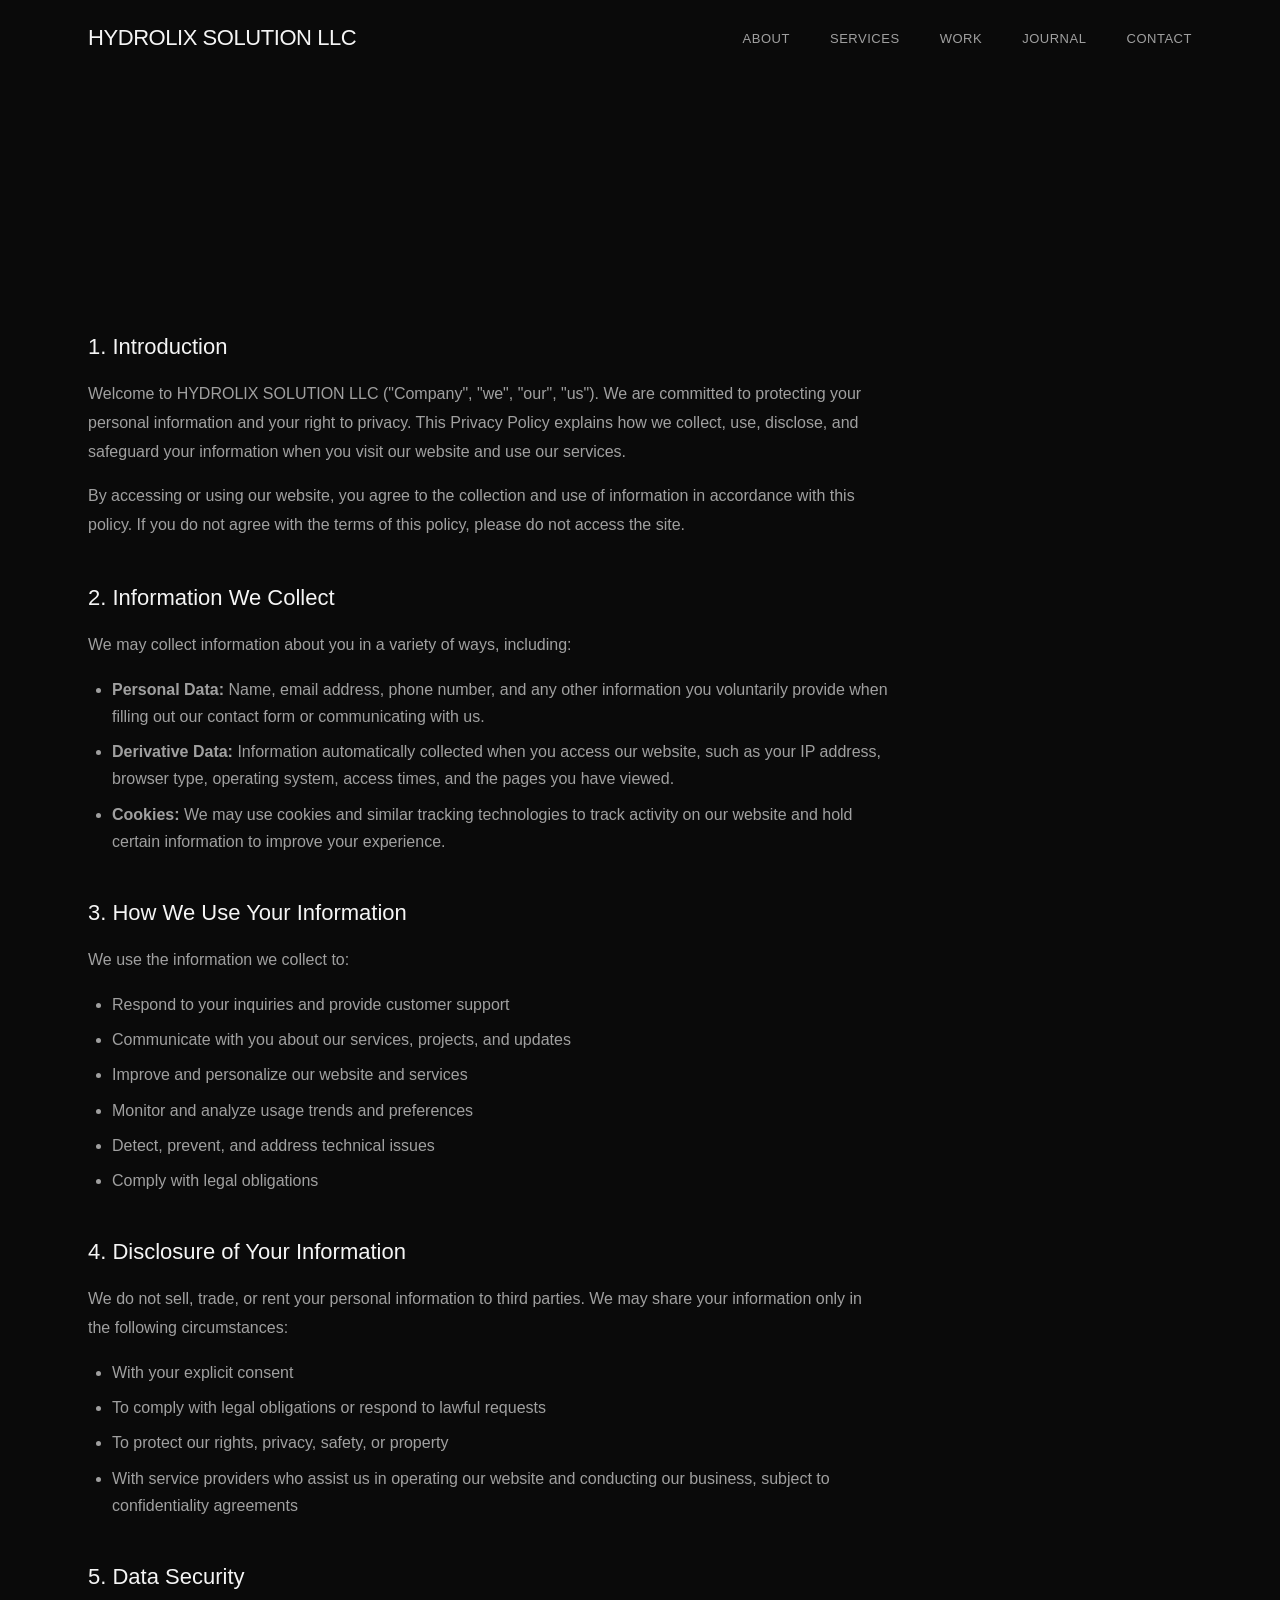
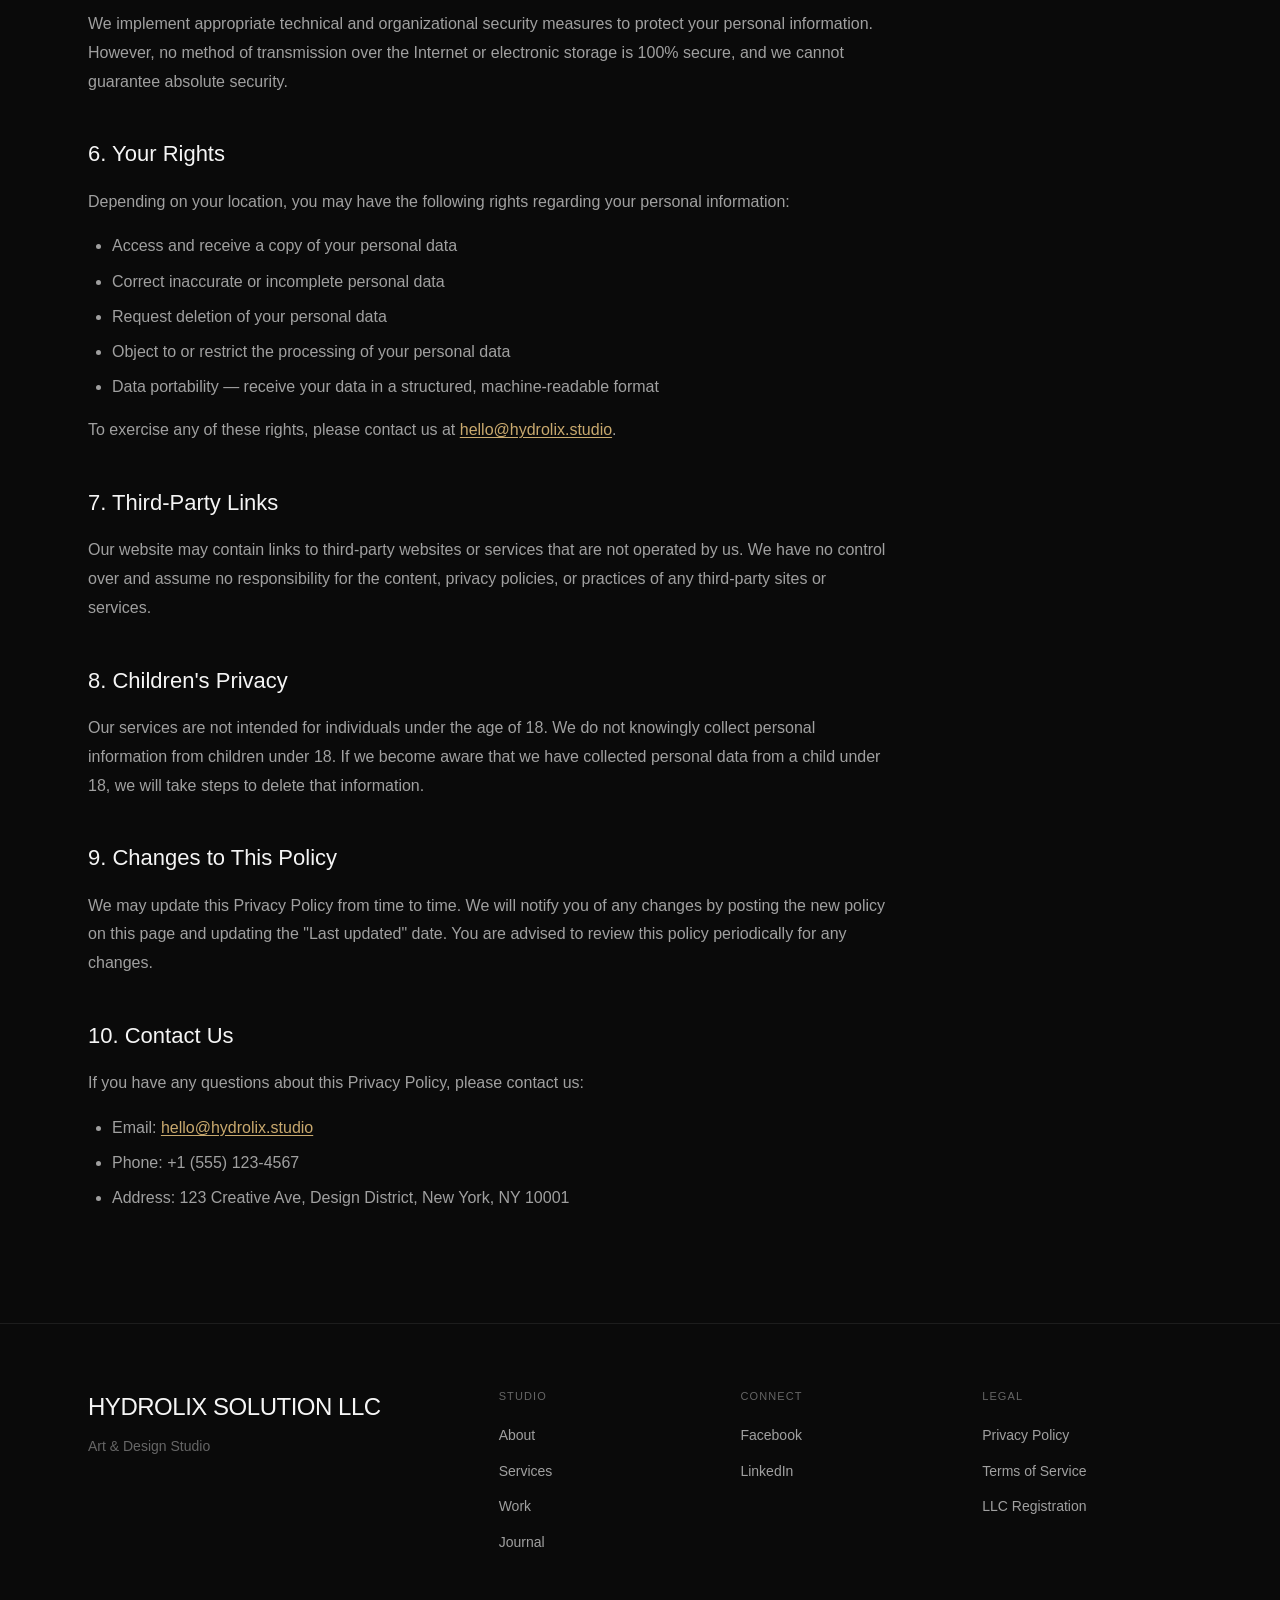
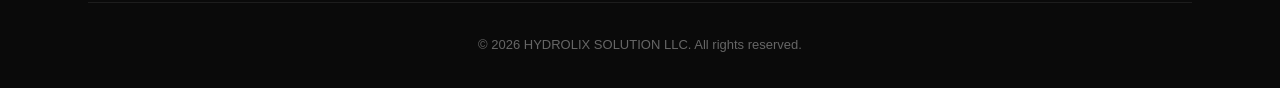
<file: privacy.html>
<!DOCTYPE html>
<html lang="en">
<head>
  <meta charset="UTF-8">
  <meta name="viewport" content="width=device-width, initial-scale=1.0">
  <title>Privacy Policy | HYDROLIX SOLUTION LLC</title>
  <meta name="description" content="HYDROLIX SOLUTION LLC Privacy Policy. Learn how we collect, use, and protect your personal information.">
  <link rel="preconnect" href="https://fonts.googleapis.com">
  <link rel="preconnect" href="https://fonts.gstatic.com" crossorigin>
  <link href="https://fonts.googleapis.com/css2?family=Playfair+Display:ital,wght@0,400;0,500;0,600;0,700;1,400;1,500&family=Inter:wght@300;400;500;600&display=swap" rel="stylesheet">
  <link rel="stylesheet" href="styles.css">
  <style>
    .legal-page { padding: clamp(6rem, 12vw, 10rem) 0 clamp(4rem, 8vw, 6rem); }
    .legal-header { margin-bottom: 3rem; }
    .legal-header .section-label { display: block; margin-bottom: 1rem; }
    .legal-header .section-title { font-size: clamp(2rem, 4vw, 3rem); }
    .legal-updated { font-size: 0.875rem; color: var(--text-muted); margin-top: 1rem; }
    .legal-content { max-width: 800px; }
    .legal-content h2 { font-family: var(--font-display); font-size: 1.375rem; font-weight: 500; margin: 2.5rem 0 1rem; color: var(--text); }
    .legal-content p { color: var(--text-secondary); line-height: 1.8; margin-bottom: 1rem; }
    .legal-content ul { color: var(--text-secondary); margin: 0.5rem 0 1rem 1.5rem; list-style: disc; }
    .legal-content li { margin-bottom: 0.5rem; line-height: 1.7; }
    .legal-content a { color: var(--accent); text-decoration: underline; text-underline-offset: 2px; }
    .legal-content a:hover { color: var(--accent-light); }
  </style>
</head>
<body>
  <a href="#main" class="skip-link">Skip to main content</a>

  <!-- Navigation -->
  <nav class="navbar" id="navbar" role="navigation" aria-label="Main navigation">
    <div class="nav-container">
      <a href="index.html" class="nav-logo" aria-label="HYDROLIX SOLUTION LLC home">
        <span class="logo-text">HYDROLIX SOLUTION LLC</span>
      </a>
      <button class="nav-toggle" id="navToggle" aria-label="Toggle navigation menu" aria-expanded="false">
        <span></span><span></span>
      </button>
      <div class="nav-backdrop" id="navBackdrop"></div>
      <ul class="nav-menu" id="navMenu" role="menubar">
        <li role="none"><a href="index.html#about" role="menuitem" class="nav-link">About</a></li>
        <li role="none"><a href="index.html#services" role="menuitem" class="nav-link">Services</a></li>
        <li role="none"><a href="index.html#work" role="menuitem" class="nav-link">Work</a></li>
        <li role="none"><a href="index.html#articles" role="menuitem" class="nav-link">Journal</a></li>
        <li role="none"><a href="index.html#contact" role="menuitem" class="nav-link">Contact</a></li>
      </ul>
    </div>
  </nav>

  <main id="main">
    <section class="legal-page">
      <div class="container">
        <div class="legal-header" data-reveal>
          <span class="section-label">Legal</span>
          <h1 class="section-title">Privacy Policy</h1>
          <p class="legal-updated">Last updated: September 18, 2026</p>
        </div>
        <div class="legal-content">
          <h2>1. Introduction</h2>
          <p>Welcome to HYDROLIX SOLUTION LLC ("Company", "we", "our", "us"). We are committed to protecting your personal information and your right to privacy. This Privacy Policy explains how we collect, use, disclose, and safeguard your information when you visit our website and use our services.</p>
          <p>By accessing or using our website, you agree to the collection and use of information in accordance with this policy. If you do not agree with the terms of this policy, please do not access the site.</p>

          <h2>2. Information We Collect</h2>
          <p>We may collect information about you in a variety of ways, including:</p>
          <ul>
            <li><strong>Personal Data:</strong> Name, email address, phone number, and any other information you voluntarily provide when filling out our contact form or communicating with us.</li>
            <li><strong>Derivative Data:</strong> Information automatically collected when you access our website, such as your IP address, browser type, operating system, access times, and the pages you have viewed.</li>
            <li><strong>Cookies:</strong> We may use cookies and similar tracking technologies to track activity on our website and hold certain information to improve your experience.</li>
          </ul>

          <h2>3. How We Use Your Information</h2>
          <p>We use the information we collect to:</p>
          <ul>
            <li>Respond to your inquiries and provide customer support</li>
            <li>Communicate with you about our services, projects, and updates</li>
            <li>Improve and personalize our website and services</li>
            <li>Monitor and analyze usage trends and preferences</li>
            <li>Detect, prevent, and address technical issues</li>
            <li>Comply with legal obligations</li>
          </ul>

          <h2>4. Disclosure of Your Information</h2>
          <p>We do not sell, trade, or rent your personal information to third parties. We may share your information only in the following circumstances:</p>
          <ul>
            <li>With your explicit consent</li>
            <li>To comply with legal obligations or respond to lawful requests</li>
            <li>To protect our rights, privacy, safety, or property</li>
            <li>With service providers who assist us in operating our website and conducting our business, subject to confidentiality agreements</li>
          </ul>

          <h2>5. Data Security</h2>
          <p>We implement appropriate technical and organizational security measures to protect your personal information. However, no method of transmission over the Internet or electronic storage is 100% secure, and we cannot guarantee absolute security.</p>

          <h2>6. Your Rights</h2>
          <p>Depending on your location, you may have the following rights regarding your personal information:</p>
          <ul>
            <li>Access and receive a copy of your personal data</li>
            <li>Correct inaccurate or incomplete personal data</li>
            <li>Request deletion of your personal data</li>
            <li>Object to or restrict the processing of your personal data</li>
            <li>Data portability — receive your data in a structured, machine-readable format</li>
          </ul>
          <p>To exercise any of these rights, please contact us at <a href="mailto:hello@hydrolix.studio">hello@hydrolix.studio</a>.</p>

          <h2>7. Third-Party Links</h2>
          <p>Our website may contain links to third-party websites or services that are not operated by us. We have no control over and assume no responsibility for the content, privacy policies, or practices of any third-party sites or services.</p>

          <h2>8. Children's Privacy</h2>
          <p>Our services are not intended for individuals under the age of 18. We do not knowingly collect personal information from children under 18. If we become aware that we have collected personal data from a child under 18, we will take steps to delete that information.</p>

          <h2>9. Changes to This Policy</h2>
          <p>We may update this Privacy Policy from time to time. We will notify you of any changes by posting the new policy on this page and updating the "Last updated" date. You are advised to review this policy periodically for any changes.</p>

          <h2>10. Contact Us</h2>
          <p>If you have any questions about this Privacy Policy, please contact us:</p>
          <ul>
            <li>Email: <a href="mailto:hello@hydrolix.studio">hello@hydrolix.studio</a></li>
            <li>Phone: +1 (555) 123-4567</li>
            <li>Address: 123 Creative Ave, Design District, New York, NY 10001</li>
          </ul>
        </div>
      </div>
    </section>
  </main>

  <!-- Footer -->
  <footer class="footer" role="contentinfo">
    <div class="container">
      <div class="footer-top">
        <div class="footer-brand">
          <a href="index.html" class="nav-logo" aria-label="HYDROLIX SOLUTION LLC home">
            <span class="logo-text">HYDROLIX SOLUTION LLC</span>
          </a>
          <p class="footer-tagline">Art & Design Studio</p>
        </div>
        <div class="footer-cols">
          <div class="footer-col">
            <h3 class="footer-heading">Studio</h3>
            <ul>
              <li><a href="index.html#about">About</a></li>
              <li><a href="index.html#services">Services</a></li>
              <li><a href="index.html#work">Work</a></li>
              <li><a href="index.html#articles">Journal</a></li>
            </ul>
          </div>
          <div class="footer-col">
            <h3 class="footer-heading">Connect</h3>
            <ul>
              <li><a href="https://www.facebook.com/profile.php?id=61594665413653" target="_blank" rel="noopener noreferrer">Facebook</a></li>
              <li><a href="https://www.linkedin.com/in/hydrolix-solutions-llc-85013b436?utm_source=share_via&utm_content=profile&utm_medium=member_android" target="_blank" rel="noopener noreferrer">LinkedIn</a></li>
            </ul>
          </div>
          <div class="footer-col">
            <h3 class="footer-heading">Legal</h3>
            <ul>
              <li><a href="privacy.html">Privacy Policy</a></li>
              <li><a href="terms.html">Terms of Service</a></li>
              <li><a href="#">LLC Registration</a></li>
            </ul>
          </div>
        </div>
      </div>
      <div class="footer-bottom">
        <p>&copy; 2026 HYDROLIX SOLUTION LLC. All rights reserved.</p>
      </div>
    </div>
  </footer>

  <script src="script.js"></script>
</body>
</html>
</file>
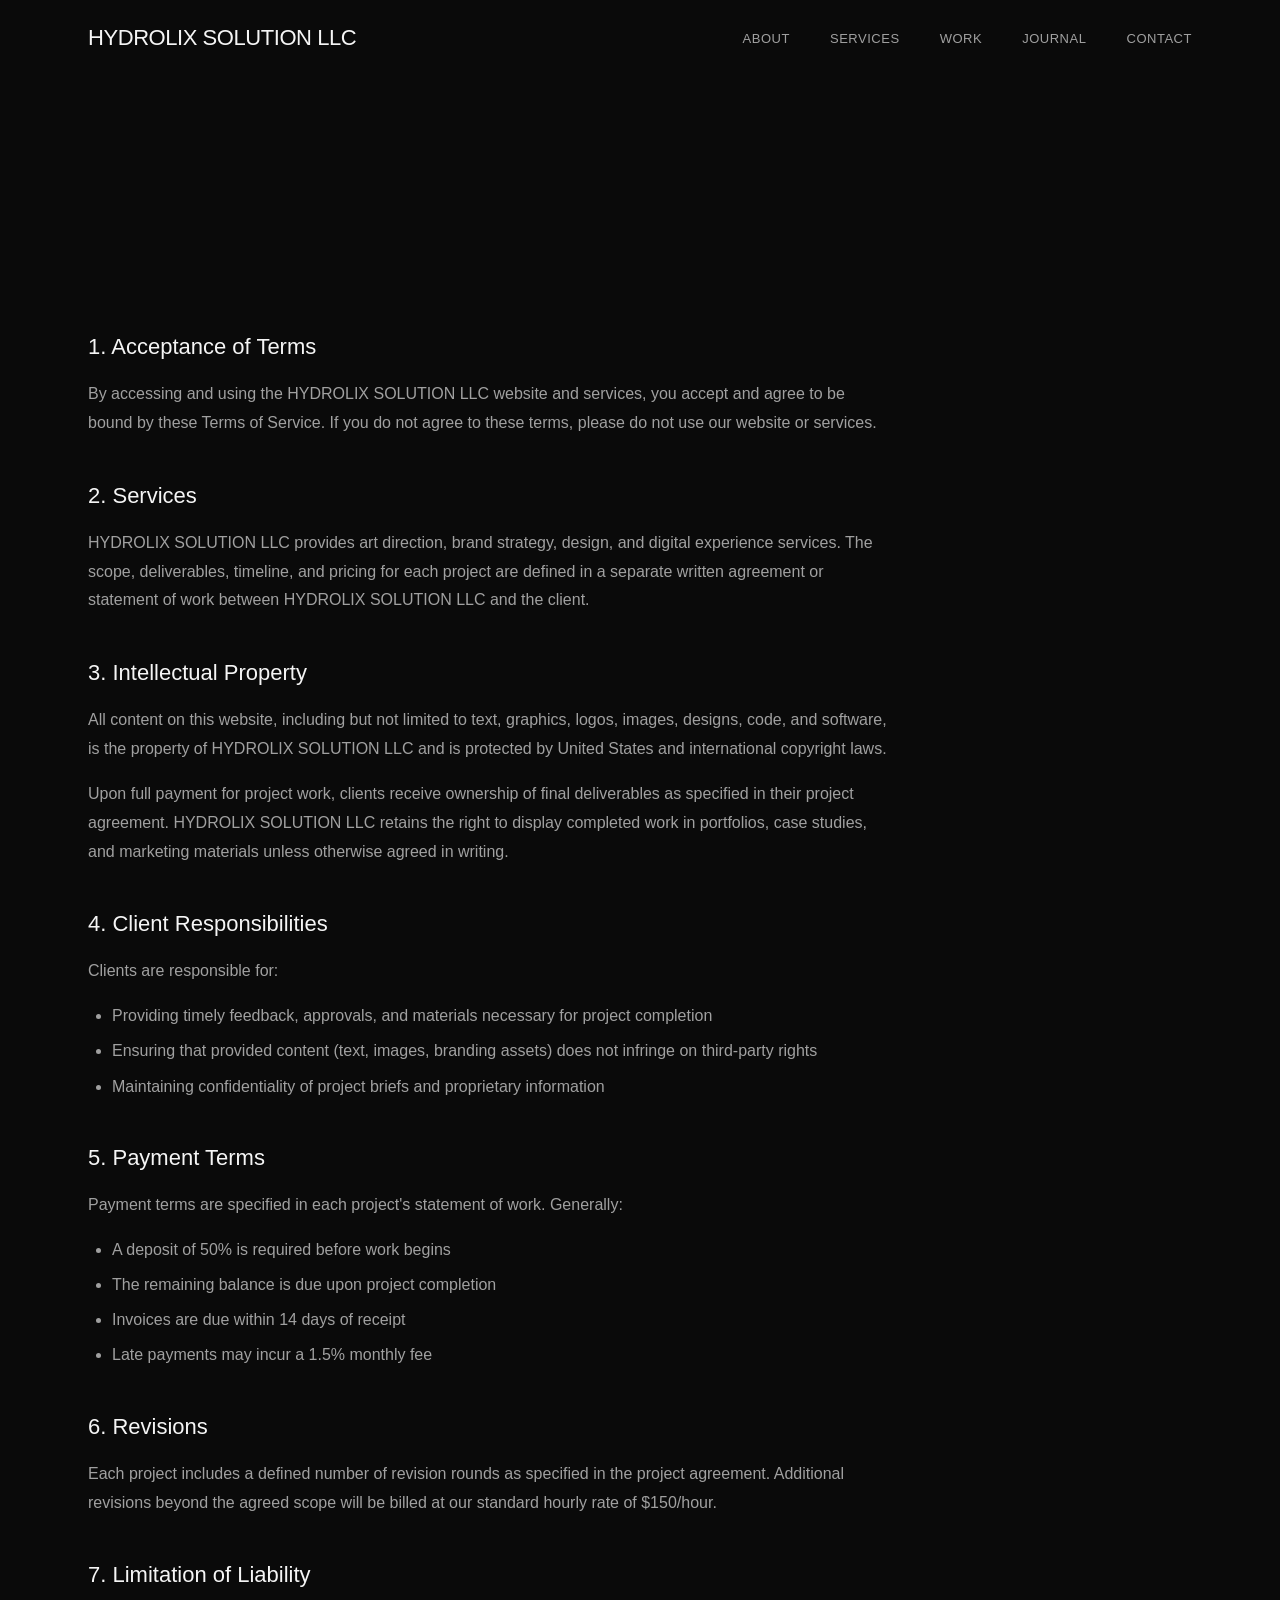
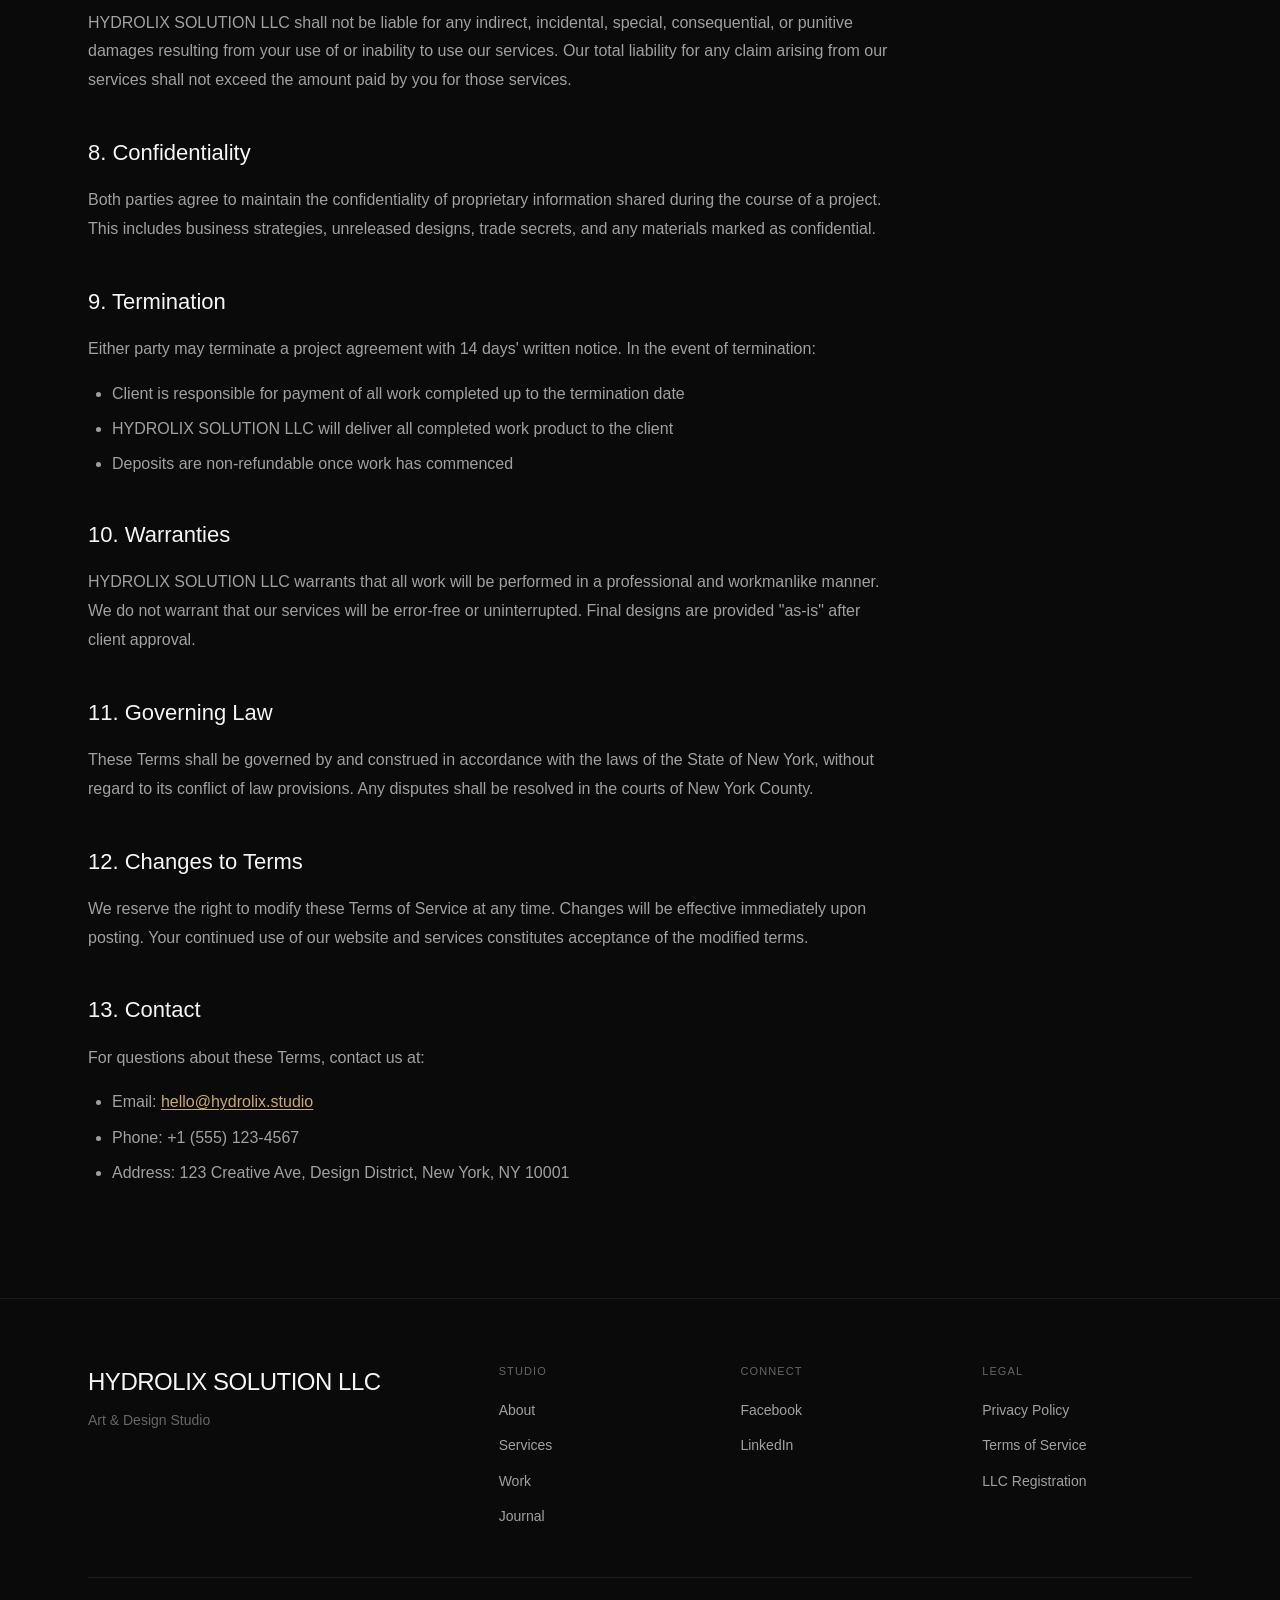
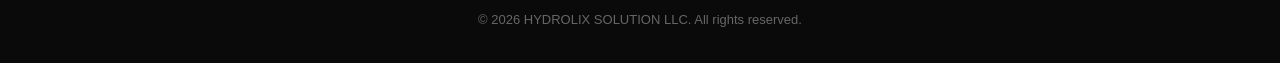
<file: terms.html>
<!DOCTYPE html>
<html lang="en">
<head>
  <meta charset="UTF-8">
  <meta name="viewport" content="width=device-width, initial-scale=1.0">
  <title>Terms of Service | HYDROLIX SOLUTION LLC</title>
  <meta name="description" content="HYDROLIX SOLUTION LLC Terms of Service. Read the terms governing your use of our website and services.">
  <link rel="preconnect" href="https://fonts.googleapis.com">
  <link rel="preconnect" href="https://fonts.gstatic.com" crossorigin>
  <link href="https://fonts.googleapis.com/css2?family=Playfair+Display:ital,wght@0,400;0,500;0,600;0,700;1,400;1,500&family=Inter:wght@300;400;500;600&display=swap" rel="stylesheet">
  <link rel="stylesheet" href="styles.css">
  <style>
    .legal-page { padding: clamp(6rem, 12vw, 10rem) 0 clamp(4rem, 8vw, 6rem); }
    .legal-header { margin-bottom: 3rem; }
    .legal-header .section-label { display: block; margin-bottom: 1rem; }
    .legal-header .section-title { font-size: clamp(2rem, 4vw, 3rem); }
    .legal-updated { font-size: 0.875rem; color: var(--text-muted); margin-top: 1rem; }
    .legal-content { max-width: 800px; }
    .legal-content h2 { font-family: var(--font-display); font-size: 1.375rem; font-weight: 500; margin: 2.5rem 0 1rem; color: var(--text); }
    .legal-content p { color: var(--text-secondary); line-height: 1.8; margin-bottom: 1rem; }
    .legal-content ul { color: var(--text-secondary); margin: 0.5rem 0 1rem 1.5rem; list-style: disc; }
    .legal-content li { margin-bottom: 0.5rem; line-height: 1.7; }
    .legal-content a { color: var(--accent); text-decoration: underline; text-underline-offset: 2px; }
    .legal-content a:hover { color: var(--accent-light); }
  </style>
</head>
<body>
  <a href="#main" class="skip-link">Skip to main content</a>

  <!-- Navigation -->
  <nav class="navbar" id="navbar" role="navigation" aria-label="Main navigation">
    <div class="nav-container">
      <a href="index.html" class="nav-logo" aria-label="HYDROLIX SOLUTION LLC home">
        <span class="logo-text">HYDROLIX SOLUTION LLC</span>
      </a>
      <button class="nav-toggle" id="navToggle" aria-label="Toggle navigation menu" aria-expanded="false">
        <span></span><span></span>
      </button>
      <div class="nav-backdrop" id="navBackdrop"></div>
      <ul class="nav-menu" id="navMenu" role="menubar">
        <li role="none"><a href="index.html#about" role="menuitem" class="nav-link">About</a></li>
        <li role="none"><a href="index.html#services" role="menuitem" class="nav-link">Services</a></li>
        <li role="none"><a href="index.html#work" role="menuitem" class="nav-link">Work</a></li>
        <li role="none"><a href="index.html#articles" role="menuitem" class="nav-link">Journal</a></li>
        <li role="none"><a href="index.html#contact" role="menuitem" class="nav-link">Contact</a></li>
      </ul>
    </div>
  </nav>

  <main id="main">
    <section class="legal-page">
      <div class="container">
        <div class="legal-header" data-reveal>
          <span class="section-label">Legal</span>
          <h1 class="section-title">Terms of Service</h1>
          <p class="legal-updated">Last updated: September 18, 2026</p>
        </div>
        <div class="legal-content">
          <h2>1. Acceptance of Terms</h2>
          <p>By accessing and using the HYDROLIX SOLUTION LLC website and services, you accept and agree to be bound by these Terms of Service. If you do not agree to these terms, please do not use our website or services.</p>

          <h2>2. Services</h2>
          <p>HYDROLIX SOLUTION LLC provides art direction, brand strategy, design, and digital experience services. The scope, deliverables, timeline, and pricing for each project are defined in a separate written agreement or statement of work between HYDROLIX SOLUTION LLC and the client.</p>

          <h2>3. Intellectual Property</h2>
          <p>All content on this website, including but not limited to text, graphics, logos, images, designs, code, and software, is the property of HYDROLIX SOLUTION LLC and is protected by United States and international copyright laws.</p>
          <p>Upon full payment for project work, clients receive ownership of final deliverables as specified in their project agreement. HYDROLIX SOLUTION LLC retains the right to display completed work in portfolios, case studies, and marketing materials unless otherwise agreed in writing.</p>

          <h2>4. Client Responsibilities</h2>
          <p>Clients are responsible for:</p>
          <ul>
            <li>Providing timely feedback, approvals, and materials necessary for project completion</li>
            <li>Ensuring that provided content (text, images, branding assets) does not infringe on third-party rights</li>
            <li>Maintaining confidentiality of project briefs and proprietary information</li>
          </ul>

          <h2>5. Payment Terms</h2>
          <p>Payment terms are specified in each project's statement of work. Generally:</p>
          <ul>
            <li>A deposit of 50% is required before work begins</li>
            <li>The remaining balance is due upon project completion</li>
            <li>Invoices are due within 14 days of receipt</li>
            <li>Late payments may incur a 1.5% monthly fee</li>
          </ul>

          <h2>6. Revisions</h2>
          <p>Each project includes a defined number of revision rounds as specified in the project agreement. Additional revisions beyond the agreed scope will be billed at our standard hourly rate of $150/hour.</p>

          <h2>7. Limitation of Liability</h2>
          <p>HYDROLIX SOLUTION LLC shall not be liable for any indirect, incidental, special, consequential, or punitive damages resulting from your use of or inability to use our services. Our total liability for any claim arising from our services shall not exceed the amount paid by you for those services.</p>

          <h2>8. Confidentiality</h2>
          <p>Both parties agree to maintain the confidentiality of proprietary information shared during the course of a project. This includes business strategies, unreleased designs, trade secrets, and any materials marked as confidential.</p>

          <h2>9. Termination</h2>
          <p>Either party may terminate a project agreement with 14 days' written notice. In the event of termination:</p>
          <ul>
            <li>Client is responsible for payment of all work completed up to the termination date</li>
            <li>HYDROLIX SOLUTION LLC will deliver all completed work product to the client</li>
            <li>Deposits are non-refundable once work has commenced</li>
          </ul>

          <h2>10. Warranties</h2>
          <p>HYDROLIX SOLUTION LLC warrants that all work will be performed in a professional and workmanlike manner. We do not warrant that our services will be error-free or uninterrupted. Final designs are provided "as-is" after client approval.</p>

          <h2>11. Governing Law</h2>
          <p>These Terms shall be governed by and construed in accordance with the laws of the State of New York, without regard to its conflict of law provisions. Any disputes shall be resolved in the courts of New York County.</p>

          <h2>12. Changes to Terms</h2>
          <p>We reserve the right to modify these Terms of Service at any time. Changes will be effective immediately upon posting. Your continued use of our website and services constitutes acceptance of the modified terms.</p>

          <h2>13. Contact</h2>
          <p>For questions about these Terms, contact us at:</p>
          <ul>
            <li>Email: <a href="mailto:hello@hydrolix.studio">hello@hydrolix.studio</a></li>
            <li>Phone: +1 (555) 123-4567</li>
            <li>Address: 123 Creative Ave, Design District, New York, NY 10001</li>
          </ul>
        </div>
      </div>
    </section>
  </main>

  <!-- Footer -->
  <footer class="footer" role="contentinfo">
    <div class="container">
      <div class="footer-top">
        <div class="footer-brand">
          <a href="index.html" class="nav-logo" aria-label="HYDROLIX SOLUTION LLC home">
            <span class="logo-text">HYDROLIX SOLUTION LLC</span>
          </a>
          <p class="footer-tagline">Art & Design Studio</p>
        </div>
        <div class="footer-cols">
          <div class="footer-col">
            <h3 class="footer-heading">Studio</h3>
            <ul>
              <li><a href="index.html#about">About</a></li>
              <li><a href="index.html#services">Services</a></li>
              <li><a href="index.html#work">Work</a></li>
              <li><a href="index.html#articles">Journal</a></li>
            </ul>
          </div>
          <div class="footer-col">
            <h3 class="footer-heading">Connect</h3>
            <ul>
              <li><a href="https://www.facebook.com/profile.php?id=61594665413653" target="_blank" rel="noopener noreferrer">Facebook</a></li>
              <li><a href="https://www.linkedin.com/in/hydrolix-solutions-llc-85013b436?utm_source=share_via&utm_content=profile&utm_medium=member_android" target="_blank" rel="noopener noreferrer">LinkedIn</a></li>
            </ul>
          </div>
          <div class="footer-col">
            <h3 class="footer-heading">Legal</h3>
            <ul>
              <li><a href="privacy.html">Privacy Policy</a></li>
              <li><a href="terms.html">Terms of Service</a></li>
              <li><a href="#">LLC Registration</a></li>
            </ul>
          </div>
        </div>
      </div>
      <div class="footer-bottom">
        <p>&copy; 2026 HYDROLIX SOLUTION LLC. All rights reserved.</p>
      </div>
    </div>
  </footer>

  <script src="script.js"></script>
</body>
</html>
</file>
<file: styles.css>
/* ============================================================
   HYDROLIX — Visual & Immersive Design System
   Dark cinematic theme, storytelling-driven, elegant
   ============================================================ */

/* --- Tokens --- */
:root {
  --bg: #0a0a0a;
  --bg-elevated: #111111;
  --bg-card: #161616;
  --surface: #1a1a1a;
  --text: #f5f5f5;
  --text-secondary: #a0a0a0;
  --text-muted: #666666;
  --accent: #c9a96e;
  --accent-light: #dfc08a;
  --accent-dim: rgba(201, 169, 110, 0.15);
  --border: rgba(255, 255, 255, 0.08);
  --border-hover: rgba(255, 255, 255, 0.15);

  --font-display: 'Poppins', -apple-system, sans-serif;
  --font-body: 'Poppins', -apple-system, sans-serif;

  --ease: cubic-bezier(0.16, 1, 0.3, 1);
  --ease-out: cubic-bezier(0.33, 1, 0.68, 1);

  --container: 1200px;
  --gutter: clamp(1.5rem, 4vw, 3rem);
}

/* --- Reset --- */
*, *::before, *::after { box-sizing: border-box; margin: 0; padding: 0; }

html {
  scroll-behavior: smooth;
  scroll-padding-top: 80px;
  -webkit-text-size-adjust: 100%;
}

body {
  font-family: var(--font-body);
  font-size: 1rem;
  line-height: 1.6;
  color: var(--text);
  background: var(--bg);
  -webkit-font-smoothing: antialiased;
  overflow-x: hidden;
}

img, svg { display: block; max-width: 100%; }
a { color: inherit; text-decoration: none; cursor: pointer; }
ul, ol { list-style: none; }
button { font: inherit; cursor: pointer; border: none; background: none; }
input, textarea { font: inherit; }

/* --- Skip --- */
.skip-link {
  position: absolute;
  top: -100%;
  left: 1rem;
  padding: 0.5rem 1rem;
  background: var(--accent);
  color: var(--bg);
  font-weight: 600;
  z-index: 999;
  transition: top 0.2s;
}
.skip-link:focus { top: 1rem; }

/* --- Container --- */
.container {
  width: 100%;
  max-width: var(--container);
  margin: 0 auto;
  padding: 0 var(--gutter);
}
.container-narrow {
  max-width: 720px;
  margin: 0 auto;
}

/* --- Loader --- */
.loader {
  position: fixed;
  inset: 0;
  z-index: 9999;
  background: var(--bg);
  display: flex;
  align-items: center;
  justify-content: center;
  transition: opacity 0.6s var(--ease), visibility 0.6s;
}
.loader.hidden {
  opacity: 0;
  visibility: hidden;
  pointer-events: none;
}
.loader-inner { text-align: center; }
.loader-text {
  font-family: var(--font-display);
  font-size: clamp(2rem, 5vw, 3.5rem);
  font-weight: 500;
  letter-spacing: -0.02em;
  display: block;
  margin-bottom: 1.5rem;
}
.loader-bar {
  width: 200px;
  height: 2px;
  background: var(--border);
  margin: 0 auto;
  overflow: hidden;
}
.loader-progress {
  width: 0%;
  height: 100%;
  background: var(--accent);
  transition: width 0.4s var(--ease);
}

/* --- Buttons --- */
.btn {
  display: inline-flex;
  align-items: center;
  justify-content: center;
  gap: 0.5rem;
  padding: 0.875rem 2rem;
  font-family: var(--font-body);
  font-size: 0.875rem;
  font-weight: 500;
  letter-spacing: 0.02em;
  border-radius: 100px;
  transition: all 0.3s var(--ease);
  cursor: pointer;
  min-height: 48px;
}
.btn:focus-visible {
  outline: 2px solid var(--accent);
  outline-offset: 3px;
}
.btn-primary {
  background: var(--text);
  color: var(--bg);
}
.btn-primary:hover {
  background: var(--accent);
  color: var(--bg);
  transform: translateY(-1px);
}
.btn-ghost {
  background: transparent;
  color: var(--text);
  border: 1px solid var(--border-hover);
}
.btn-ghost:hover {
  border-color: var(--accent);
  color: var(--accent);
}
.btn-submit {
  width: 100%;
  border-radius: 100px;
}
.btn-submit .btn-loading { display: none; }
.btn-submit.loading .btn-text { visibility: hidden; }
.btn-submit.loading .btn-loading {
  display: block;
  position: absolute;
  animation: spin 1s linear infinite;
}
@keyframes spin { to { transform: rotate(360deg); } }

/* --- Navigation --- */
.navbar {
  position: fixed;
  top: 0;
  left: 0;
  right: 0;
  z-index: 100;
  padding: 1.25rem 0;
  transition: all 0.4s var(--ease);
}
.navbar.scrolled {
  background: rgba(10, 10, 10, 0.85);
  backdrop-filter: blur(20px);
  -webkit-backdrop-filter: blur(20px);
  padding: 0.75rem 0;
  border-bottom: 1px solid var(--border);
}
.nav-container {
  display: flex;
  align-items: center;
  justify-content: space-between;
  max-width: var(--container);
  margin: 0 auto;
  padding: 0 var(--gutter);
}
.nav-logo {
  display: flex;
  align-items: center;
  gap: 0.5rem;
}
.logo-text {
  font-family: var(--font-display);
  font-size: 1.375rem;
  font-weight: 500;
  letter-spacing: -0.02em;
}
.nav-menu {
  display: flex;
  align-items: center;
  gap: 2.5rem;
}
.nav-link {
  font-size: 0.8125rem;
  font-weight: 400;
  letter-spacing: 0.04em;
  text-transform: uppercase;
  color: var(--text-secondary);
  transition: color 0.3s;
  position: relative;
}
.nav-link::after {
  content: '';
  position: absolute;
  bottom: -4px;
  left: 0;
  width: 0;
  height: 1px;
  background: var(--accent);
  transition: width 0.3s var(--ease);
}
.nav-link:hover,
.nav-link.active {
  color: var(--text);
}
.nav-link:hover::after,
.nav-link.active::after {
  width: 100%;
}

/* Mobile toggle */
.nav-toggle {
  display: none;
  flex-direction: column;
  gap: 6px;
  padding: 8px;
  z-index: 10;
}
.nav-toggle span {
  display: block;
  width: 24px;
  height: 1.5px;
  background: var(--text);
  transition: all 0.3s var(--ease);
  transform-origin: center;
}
.nav-toggle.active span:first-child {
  transform: translateY(3.75px) rotate(45deg);
}
.nav-toggle.active span:last-child {
  transform: translateY(-3.75px) rotate(-45deg);
}
.nav-backdrop {
  display: none;
  position: fixed;
  inset: 0;
  background: rgba(0, 0, 0, 0.5);
  z-index: 4;
  opacity: 0;
  transition: opacity 0.3s var(--ease);
}
.nav-backdrop.active {
  display: block;
  opacity: 1;
}

/* --- Hero --- */
.hero {
  position: relative;
  min-height: 90vh;
  min-height: 90dvh;
  display: flex;
  flex-direction: column;
  justify-content: center;
  overflow: hidden;
  padding: 5rem 0 1.5rem;
}
.hero-bg {
  position: absolute;
  inset: 0;
  z-index: 0;
}
.hero-gradient {
  position: absolute;
  inset: 0;
  background:
    radial-gradient(ellipse 80% 60% at 70% 20%, rgba(201, 169, 110, 0.1) 0%, transparent 60%),
    radial-gradient(ellipse 60% 50% at 20% 80%, rgba(100, 80, 160, 0.08) 0%, transparent 60%),
    linear-gradient(180deg, var(--bg) 0%, #0d0d0d 100%);
}
.hero-noise {
  position: absolute;
  inset: 0;
  opacity: 0.03;
  background-image: url("data:image/svg+xml,%3Csvg viewBox='0 0 256 256' xmlns='http://www.w3.org/2000/svg'%3E%3Cfilter id='n'%3E%3CfeTurbulence type='fractalNoise' baseFrequency='0.9' numOctaves='4' stitchTiles='stitch'/%3E%3C/filter%3E%3Crect width='100%25' height='100%25' filter='url(%23n)'/%3E%3C/svg%3E");
  background-size: 128px;
}
.hero-grid-lines {
  position: absolute;
  inset: 0;
  background-image:
    linear-gradient(rgba(255, 255, 255, 0.02) 1px, transparent 1px),
    linear-gradient(90deg, rgba(255, 255, 255, 0.02) 1px, transparent 1px);
  background-size: 80px 80px;
  mask-image: radial-gradient(ellipse 70% 50% at 50% 50%, black 0%, transparent 70%);
  -webkit-mask-image: radial-gradient(ellipse 70% 50% at 50% 50%, black 0%, transparent 70%);
}
.hero-orb {
  position: absolute;
  border-radius: 50%;
  filter: blur(80px);
  opacity: 0.4;
  animation: orbFloat 20s ease-in-out infinite;
}
.hero-orb-1 {
  width: 400px;
  height: 400px;
  background: radial-gradient(circle, rgba(201, 169, 110, 0.15) 0%, transparent 70%);
  top: 10%;
  right: 15%;
  animation-delay: 0s;
}
.hero-orb-2 {
  width: 300px;
  height: 300px;
  background: radial-gradient(circle, rgba(100, 80, 160, 0.12) 0%, transparent 70%);
  bottom: 20%;
  left: 10%;
  animation-delay: -7s;
}
.hero-orb-3 {
  width: 250px;
  height: 250px;
  background: radial-gradient(circle, rgba(201, 169, 110, 0.08) 0%, transparent 70%);
  top: 50%;
  left: 40%;
  animation-delay: -14s;
}
@keyframes orbFloat {
  0%, 100% { transform: translate(0, 0) scale(1); }
  25% { transform: translate(30px, -20px) scale(1.05); }
  50% { transform: translate(-20px, 30px) scale(0.95); }
  75% { transform: translate(20px, 20px) scale(1.02); }
}

/* --- Hero Content --- */
.hero-content {
  position: relative;
  z-index: 1;
  max-width: var(--container);
  margin: 0 auto;
  padding: 0 var(--gutter);
  width: 100%;
}
.hero-badge {
  display: inline-flex;
  align-items: center;
  gap: 0.5rem;
  padding: 0.5rem 1rem;
  background: rgba(201, 169, 110, 0.1);
  border: 1px solid rgba(201, 169, 110, 0.2);
  border-radius: 100px;
  font-size: 0.75rem;
  font-weight: 500;
  letter-spacing: 0.02em;
  color: var(--accent);
  margin-bottom: 1.25rem;
  backdrop-filter: blur(10px);
}
.hero-badge-dot {
  width: 6px;
  height: 6px;
  background: var(--accent);
  border-radius: 50%;
  animation: dotPulse 2s ease-in-out infinite;
}
@keyframes dotPulse {
  0%, 100% { opacity: 1; transform: scale(1); }
  50% { opacity: 0.5; transform: scale(1.2); }
}

/* --- Hero Title (line-by-line reveal) --- */
.hero-title {
  font-family: var(--font-display);
  font-size: clamp(2.5rem, 5.5vw, 4.5rem);
  font-weight: 400;
  line-height: 1.15;
  letter-spacing: -0.03em;
  margin-bottom: 1.25rem;
  max-width: 800px;
}
.hero-title-line {
  display: block;
  overflow: hidden;
  padding-bottom: 0.08em;
}
.hero-title-inner {
  display: inline-block;
  transform: translateY(110%);
  transition: transform 0.9s var(--ease);
}
.hero.revealed .hero-title-inner {
  transform: translateY(0);
}
.hero-title-line:nth-child(1) .hero-title-inner { transition-delay: 0.1s; }
.hero-title-line:nth-child(2) .hero-title-inner { transition-delay: 0.22s; }
.hero-title-line:nth-child(3) .hero-title-inner { transition-delay: 0.34s; }

.hero-title em {
  font-style: italic;
  color: var(--accent);
  position: relative;
}
.hero-title em::after {
  content: '';
  position: absolute;
  bottom: 0.1em;
  left: 0;
  width: 100%;
  height: 2px;
  background: linear-gradient(90deg, var(--accent), transparent);
  opacity: 0.4;
}
.hero-subtitle {
  font-size: clamp(1rem, 1.5vw, 1.125rem);
  line-height: 1.7;
  color: var(--text-secondary);
  max-width: 520px;
  margin-bottom: 2rem;
}
.hero-actions {
  display: flex;
  gap: 1rem;
  flex-wrap: wrap;
}
.hero-actions .btn-primary svg {
  transition: transform 0.3s var(--ease);
}
.hero-actions .btn-primary:hover svg {
  transform: translateX(4px);
}

/* --- Hero Stats Row --- */
.hero-stats {
  position: relative;
  z-index: 1;
  display: grid;
  grid-template-columns: repeat(4, 1fr);
  gap: 2rem;
  max-width: 700px;
  margin: 2rem auto 0;
  padding: 0 var(--gutter);
  padding-top: 1.75rem;
  border-top: 1px solid var(--border);
}
.hero-stat {
  text-align: left;
}
.hero-stat-value {
  display: flex;
  align-items: baseline;
  gap: 2px;
}
.hero-stat-number {
  font-family: var(--font-display);
  font-size: clamp(1.75rem, 3vw, 2.5rem);
  font-weight: 600;
  color: var(--accent);
  line-height: 1;
}
.hero-stat-suffix {
  font-family: var(--font-display);
  font-size: clamp(1.25rem, 2vw, 1.75rem);
  font-weight: 600;
  color: var(--accent);
  line-height: 1;
}
.hero-stat-label {
  display: block;
  font-size: 0.75rem;
  color: var(--text-muted);
  margin-top: 0.5rem;
  letter-spacing: 0.01em;
}

/* --- Hero Trust Logos --- */
.hero-trust {
  position: relative;
  z-index: 1;
  max-width: var(--container);
  margin: 1.5rem auto 0;
  padding: 0 var(--gutter);
}
.hero-trust-label {
  display: block;
  font-size: 0.6875rem;
  letter-spacing: 0.12em;
  text-transform: uppercase;
  color: var(--text-muted);
  margin-bottom: 1.25rem;
}
.hero-trust-logos {
  display: flex;
  align-items: center;
  gap: 2.5rem;
  flex-wrap: wrap;
}
.hero-trust-logo {
  font-family: var(--font-display);
  font-size: 0.875rem;
  font-weight: 500;
  letter-spacing: 0.04em;
  color: var(--text-muted);
  opacity: 0.4;
  transition: opacity 0.3s var(--ease), color 0.3s var(--ease);
  cursor: default;
  user-select: none;
}
.hero-trust-logo:hover {
  opacity: 0.8;
  color: var(--text-secondary);
}

/* --- Hero Scroll Indicator --- */
.hero-scroll {
  position: absolute;
  bottom: 2rem;
  left: 50%;
  transform: translateX(-50%);
  display: flex;
  flex-direction: column;
  align-items: center;
  gap: 0.75rem;
  opacity: 0;
  animation: fadeInUp 0.8s var(--ease) 1.2s forwards;
}
.hero-scroll span {
  font-size: 0.6875rem;
  letter-spacing: 0.15em;
  text-transform: uppercase;
  color: var(--text-muted);
}
.scroll-line {
  width: 1px;
  height: 50px;
  background: linear-gradient(to bottom, var(--accent), transparent);
  animation: scrollPulse 2s ease-in-out infinite;
}
@keyframes scrollPulse {
  0%, 100% { opacity: 1; transform: scaleY(1); }
  50% { opacity: 0.3; transform: scaleY(0.6); transform-origin: top; }
}
@keyframes fadeInUp {
  from { opacity: 0; transform: translate(-50%, 20px); }
  to { opacity: 1; transform: translate(-50%, 0); }
}

/* --- Hero Responsive --- */
@media (max-width: 768px) {
  .hero {
    min-height: 85svh;
    padding: 4.5rem 0 1.25rem;
  }
  .hero-badge {
    font-size: 0.6875rem;
    padding: 0.4rem 0.875rem;
    margin-bottom: 1rem;
  }
  .hero-title {
    font-size: clamp(2rem, 8vw, 3rem);
  }
  .hero-title-line {
    padding-bottom: 0.05em;
  }
  .hero-subtitle {
    font-size: 0.9375rem;
    margin-bottom: 1.5rem;
  }
  .hero-actions {
    flex-direction: column;
  }
  .hero-actions .btn {
    width: 100%;
    justify-content: center;
  }
  .hero-scroll {
    display: none;
  }
  .hero-orb-1 { width: 250px; height: 250px; opacity: 0.25; }
  .hero-orb-2 { width: 200px; height: 200px; opacity: 0.2; }
  .hero-orb-3 { display: none; }
}
@media (max-width: 480px) {
  .hero {
    min-height: 80svh;
    padding: 4rem 0 1rem;
  }
  .hero-title {
    font-size: clamp(1.75rem, 7.5vw, 2.5rem);
  }
  .hero-subtitle {
    font-size: 0.875rem;
    line-height: 1.6;
  }
}

/* --- Marquee --- */
.marquee {
  padding: 1.5rem 0;
  border-top: 1px solid var(--border);
  border-bottom: 1px solid var(--border);
  overflow: hidden;
}
.marquee-track {
  display: flex;
  align-items: center;
  gap: 2rem;
  animation: marquee 25s linear infinite;
  white-space: nowrap;
  width: max-content;
}
.marquee-track span {
  font-family: var(--font-display);
  font-size: clamp(1rem, 2vw, 1.375rem);
  font-weight: 400;
  font-style: italic;
  color: var(--text-muted);
}
.marquee-track .dot {
  width: 4px;
  height: 4px;
  border-radius: 50%;
  background: var(--accent);
  flex-shrink: 0;
}
@keyframes marquee {
  0% { transform: translateX(0); }
  100% { transform: translateX(-50%); }
}

/* --- Section Commons --- */
.section-label {
  display: block;
  font-size: 0.6875rem;
  font-weight: 500;
  letter-spacing: 0.15em;
  text-transform: uppercase;
  color: var(--accent);
  margin-bottom: 1.25rem;
}
.section-title {
  font-family: var(--font-display);
  font-size: clamp(2rem, 4vw, 3.25rem);
  font-weight: 400;
  line-height: 1.15;
  letter-spacing: -0.02em;
}

/* --- About --- */
.about {
  padding: clamp(5rem, 12vw, 8rem) 0;
}
.about-layout {
  display: grid;
  grid-template-columns: 1fr 1fr;
  gap: clamp(3rem, 6vw, 6rem);
  margin-bottom: clamp(4rem, 8vw, 6rem);
}
.about-left .section-title {
  position: sticky;
  top: 8rem;
}
.about-right p {
  color: var(--text-secondary);
  line-height: 1.8;
  margin-bottom: 1.5rem;
}
.about-lead {
  font-size: 1.125rem;
  color: var(--text) !important;
  font-weight: 300;
}
.about-stats {
  display: grid;
  grid-template-columns: repeat(4, 1fr);
  gap: 2rem;
  padding-top: 3rem;
  border-top: 1px solid var(--border);
}
.stat { text-align: center; }
.stat-number {
  font-family: var(--font-display);
  font-size: clamp(2.5rem, 4vw, 3.5rem);
  font-weight: 400;
  color: var(--text);
  line-height: 1;
}
.stat-suffix {
  font-family: var(--font-display);
  font-size: clamp(2rem, 3vw, 2.5rem);
  color: var(--accent);
}
.stat-label {
  display: block;
  font-size: 0.8125rem;
  color: var(--text-muted);
  margin-top: 0.5rem;
}

/* --- Services --- */
.services {
  padding: clamp(5rem, 12vw, 8rem) 0;
  background: var(--bg-elevated);
}
.services-header {
  margin-bottom: 4rem;
  text-align: center;
  max-width: 600px;
  margin-left: auto;
  margin-right: auto;
}
.services-subtitle {
  margin-top: 1rem;
  font-size: 1.125rem;
  color: var(--text-secondary);
  line-height: 1.6;
}
.services-grid {
  display: grid;
  grid-template-columns: repeat(auto-fit, minmax(320px, 1fr));
  gap: 1.5rem;
}
.service-card {
  position: relative;
  display: flex;
  flex-direction: column;
  padding: 2.5rem 2rem;
  background: var(--bg-card);
  border: 1px solid var(--border);
  border-radius: 16px;
  cursor: pointer;
  transition: all 0.4s var(--ease);
  overflow: hidden;
}
.service-card::before {
  content: '';
  position: absolute;
  top: 0;
  left: 0;
  right: 0;
  height: 3px;
  background: linear-gradient(90deg, var(--accent), var(--accent-light));
  opacity: 0;
  transition: opacity 0.4s var(--ease);
}
.service-card:hover {
  border-color: var(--accent);
  transform: translateY(-8px);
  box-shadow: 0 20px 40px rgba(0, 0, 0, 0.3);
}
.service-card:hover::before {
  opacity: 1;
}
.service-icon {
  width: 64px;
  height: 64px;
  display: flex;
  align-items: center;
  justify-content: center;
  background: var(--accent-dim);
  border-radius: 12px;
  color: var(--accent);
  margin-bottom: 1.5rem;
  transition: all 0.4s var(--ease);
}
.service-card:hover .service-icon {
  background: var(--accent);
  color: var(--bg);
  transform: scale(1.05);
}
.service-content {
  flex: 1;
}
.service-name {
  font-family: var(--font-display);
  font-size: 1.25rem;
  font-weight: 500;
  color: var(--text);
  margin-bottom: 0.75rem;
  transition: color 0.3s;
}
.service-card:hover .service-name {
  color: var(--accent);
}
.service-desc {
  font-size: 0.9375rem;
  color: var(--text-secondary);
  line-height: 1.6;
}
.service-arrow {
  display: flex;
  align-items: center;
  justify-content: center;
  width: 40px;
  height: 40px;
  border-radius: 50%;
  background: var(--surface);
  color: var(--text-muted);
  margin-top: 1.5rem;
  transition: all 0.4s var(--ease);
  opacity: 0;
  transform: translateY(10px);
}
.service-card:hover .service-arrow {
  opacity: 1;
  transform: translateY(0);
  background: var(--accent);
  color: var(--bg);
}

/* --- Work --- */
.work {
  padding: clamp(5rem, 12vw, 8rem) 0;
}
.work-header {
  display: flex;
  align-items: flex-end;
  justify-content: space-between;
  margin-bottom: 3rem;
  gap: 2rem;
  flex-wrap: wrap;
}
.work-filters {
  display: flex;
  gap: 0.5rem;
  flex-wrap: wrap;
}
.filter-btn {
  padding: 0.5rem 1.25rem;
  font-size: 0.8125rem;
  font-weight: 400;
  letter-spacing: 0.02em;
  border: 1px solid var(--border);
  border-radius: 100px;
  color: var(--text-secondary);
  transition: all 0.3s var(--ease);
}
.filter-btn:hover {
  border-color: var(--text-muted);
  color: var(--text);
}
.filter-btn.active {
  background: var(--text);
  color: var(--bg);
  border-color: var(--text);
}
.filter-btn:focus-visible {
  outline: 2px solid var(--accent);
  outline-offset: 2px;
}
.work-grid {
  display: grid;
  grid-template-columns: repeat(3, 1fr);
  gap: 1.5rem;
}
.work-card {
  position: relative;
  border-radius: 8px;
  overflow: hidden;
  cursor: pointer;
  transition: transform 0.5s var(--ease);
}
.work-card.hidden {
  display: none;
}
.work-card:hover {
  transform: translateY(-4px);
}
.work-card-tall {
  grid-row: span 2;
}
.work-card-wide {
  grid-column: span 2;
}
.work-thumb {
  width: 100%;
  height: 100%;
  min-height: 280px;
  position: relative;
  overflow: hidden;
}
.work-card-tall .work-thumb {
  min-height: 100%;
}
.work-thumb-inner {
  position: absolute;
  inset: 0;
  display: flex;
  align-items: center;
  justify-content: center;
  opacity: 0;
  transition: opacity 0.4s var(--ease);
}
.work-card:hover .work-thumb-inner {
  opacity: 1;
}
.work-thumb-inner::before {
  content: '';
  position: absolute;
  inset: 0;
  background: rgba(0, 0, 0, 0.5);
}
.work-thumb-label {
  position: relative;
  z-index: 1;
  font-family: var(--font-display);
  font-size: clamp(1.5rem, 3vw, 2.5rem);
  font-weight: 400;
  color: white;
  letter-spacing: -0.01em;
}
.work-meta {
  position: absolute;
  bottom: 0;
  left: 0;
  right: 0;
  padding: 1.5rem;
  background: linear-gradient(to top, rgba(0,0,0,0.7) 0%, transparent 100%);
}
.work-meta h3 {
  font-family: var(--font-display);
  font-size: 1.125rem;
  font-weight: 400;
  margin-bottom: 0.25rem;
}
.work-meta span {
  font-size: 0.75rem;
  color: var(--text-secondary);
  text-transform: uppercase;
  letter-spacing: 0.08em;
}

/* --- Visual Break --- */
.visual-break {
  position: relative;
  height: 60vh;
  min-height: 400px;
  display: flex;
  align-items: center;
  justify-content: center;
  overflow: hidden;
}
.visual-break-bg {
  position: absolute;
  inset: 0;
}
.visual-break-bg::after {
  content: '';
  position: absolute;
  inset: 0;
  background: rgba(0, 0, 0, 0.55);
}
.visual-break-content {
  position: relative;
  z-index: 1;
  text-align: center;
  padding: 2rem;
}
.visual-break-quote {
  font-family: var(--font-display);
  font-size: clamp(1.5rem, 3.5vw, 2.75rem);
  font-weight: 400;
  font-style: italic;
  line-height: 1.4;
  max-width: 700px;
  margin-bottom: 1.5rem;
}
.visual-break-attr {
  font-size: 0.875rem;
  color: var(--accent);
  letter-spacing: 0.05em;
}

/* --- Articles --- */
.articles {
  position: relative;
  padding: clamp(5rem, 12vw, 8rem) 0;
  overflow: hidden;
}
.articles-noise {
  position: absolute;
  inset: 0;
  opacity: 0.025;
  background-image: url("data:image/svg+xml,%3Csvg viewBox='0 0 256 256' xmlns='http://www.w3.org/2000/svg'%3E%3Cfilter id='n'%3E%3CfeTurbulence type='fractalNoise' baseFrequency='0.9' numOctaves='4' stitchTiles='stitch'/%3E%3C/filter%3E%3Crect width='100%25' height='100%25' filter='url(%23n)'/%3E%3C/svg%3E");
  background-size: 128px;
  pointer-events: none;
}
.articles-header {
  text-align: center;
  max-width: 640px;
  margin: 0 auto 4rem;
}
.articles-header .section-label {
  position: relative;
  display: inline-block;
  padding-bottom: 1.25rem;
}
.articles-header .section-label::after {
  content: '';
  position: absolute;
  bottom: 0;
  left: 50%;
  transform: translateX(-50%);
  width: 0;
  height: 2px;
  background: var(--accent);
  transition: width 0.6s var(--ease);
}
.articles-header.revealed .section-label::after {
  width: 60px;
}
.articles-subtitle {
  margin-top: 1rem;
  font-size: 1.0625rem;
  color: var(--text-secondary);
  line-height: 1.65;
}

/* --- Grid Layout --- */
.articles-grid {
  display: grid;
  grid-template-columns: repeat(3, 1fr);
  grid-template-rows: auto auto;
  gap: 1.5rem;
}

/* --- Base Card --- */
.article-card {
  position: relative;
  border-radius: 12px;
  overflow: hidden;
  background: var(--bg-card);
  border: 1px solid var(--border);
  transition: all 0.5s var(--ease);
}
.article-card::before {
  content: '';
  position: absolute;
  inset: 0;
  border-radius: 12px;
  padding: 1px;
  background: linear-gradient(135deg, rgba(201,169,110,0) 0%, rgba(201,169,110,0) 100%);
  -webkit-mask: linear-gradient(#fff 0 0) content-box, linear-gradient(#fff 0 0);
  -webkit-mask-composite: xor;
  mask-composite: exclude;
  opacity: 0;
  transition: opacity 0.5s var(--ease);
  pointer-events: none;
  z-index: 2;
}
.article-card:hover {
  border-color: transparent;
  transform: translateY(-8px);
  box-shadow:
    0 4px 16px rgba(0, 0, 0, 0.3),
    0 16px 48px rgba(0, 0, 0, 0.25),
    0 0 0 1px rgba(201, 169, 110, 0.15);
}
.article-card:hover::before {
  opacity: 1;
  background: linear-gradient(135deg, rgba(201,169,110,0.4) 0%, rgba(201,169,110,0.05) 100%);
}

/* --- Hero Card (Featured) --- */
.article-card-hero {
  grid-column: 1 / -1;
  display: grid;
  grid-template-columns: 1.1fr 1fr;
  min-height: 400px;
}
.article-card-hero .article-hero-image {
  position: relative;
  background-size: cover;
  background-position: center;
  overflow: hidden;
}
.article-card-hero .article-hero-image::after {
  content: '';
  position: absolute;
  inset: 0;
  background: linear-gradient(90deg, transparent 30%, var(--bg-card) 100%);
}
.article-card-hero .article-hero-image .article-tag {
  z-index: 1;
}
.article-card-hero .article-hero-body {
  position: relative;
  display: flex;
  flex-direction: column;
  justify-content: flex-end;
  padding: 2.5rem;
  z-index: 1;
  background: var(--bg-card);
}
.article-card-hero .article-hero-body .article-title {
  font-size: clamp(1.375rem, 2.5vw, 1.875rem);
  font-weight: 400;
  letter-spacing: -0.02em;
  line-height: 1.25;
  margin-bottom: 0.875rem;
}
.article-card-hero .article-hero-body .article-excerpt {
  font-size: 0.9375rem;
  -webkit-line-clamp: 3;
  margin-bottom: 1.25rem;
}

/* --- Bottom Featured Card (reverse layout) --- */
.article-card-featured {
  grid-column: 1 / -1;
  display: grid;
  grid-template-columns: 1fr 1.1fr;
  min-height: 360px;
}
.article-card-featured .article-hero-image {
  position: relative;
  background-size: cover;
  background-position: center;
  overflow: hidden;
  order: 2;
}
.article-card-featured .article-hero-image::after {
  content: '';
  position: absolute;
  inset: 0;
  background: linear-gradient(270deg, transparent 30%, var(--bg-card) 100%);
}
.article-card-featured .article-hero-image .article-tag {
  z-index: 1;
}
.article-card-featured .article-hero-body {
  position: relative;
  display: flex;
  flex-direction: column;
  justify-content: flex-end;
  padding: 2.5rem;
  z-index: 1;
  order: 1;
  background: var(--bg-card);
}
.article-card-featured .article-hero-body .article-title {
  font-size: clamp(1.375rem, 2.5vw, 1.875rem);
  font-weight: 400;
  letter-spacing: -0.02em;
  line-height: 1.25;
  margin-bottom: 0.875rem;
}
.article-card-featured .article-hero-body .article-excerpt {
  font-size: 0.9375rem;
  -webkit-line-clamp: 3;
  margin-bottom: 1.25rem;
}

/* --- Standard Cards --- */
.article-card:not(.article-card-hero):not(.article-card-featured) {
  display: flex;
  flex-direction: column;
}
.article-image {
  height: 200px;
  position: relative;
  overflow: hidden;
  flex-shrink: 0;
  background-size: cover;
  background-position: center;
}
.article-image::after {
  content: '';
  position: absolute;
  inset: 0;
  background: linear-gradient(180deg, transparent 40%, rgba(0,0,0,0.5) 100%);
  transition: opacity 0.4s var(--ease);
}
.article-card:hover .article-image::after {
  opacity: 0.7;
}
.article-image .article-tag {
  z-index: 1;
}

/* --- Tag --- */
.article-tag {
  position: absolute;
  top: 1rem;
  left: 1rem;
  padding: 0.375rem 0.875rem;
  background: rgba(10, 10, 10, 0.55);
  backdrop-filter: blur(12px);
  -webkit-backdrop-filter: blur(12px);
  color: white;
  font-size: 0.6875rem;
  font-weight: 500;
  text-transform: uppercase;
  letter-spacing: 0.08em;
  border-radius: 100px;
  border: 1px solid rgba(255, 255, 255, 0.08);
  transition: border-color 0.4s var(--ease), background 0.4s var(--ease);
}
.article-card:hover .article-tag {
  border-color: rgba(201, 169, 110, 0.4);
  background: rgba(10, 10, 10, 0.7);
}

/* --- Card Body --- */
.article-body {
  padding: 1.5rem 1.75rem 1.75rem;
  display: flex;
  flex-direction: column;
  flex: 1;
}
.article-date {
  font-size: 0.6875rem;
  color: var(--text-muted);
  text-transform: uppercase;
  letter-spacing: 0.08em;
  display: block;
  margin-bottom: 0.875rem;
}
.article-title {
  font-family: var(--font-display);
  font-size: 1.0625rem;
  font-weight: 500;
  line-height: 1.35;
  letter-spacing: -0.01em;
  margin-bottom: 0.875rem;
  transition: color 0.3s var(--ease);
}
.article-card:hover .article-title {
  color: var(--accent);
}
.article-excerpt {
  font-size: 0.875rem;
  color: var(--text-secondary);
  line-height: 1.65;
  margin-bottom: 1.5rem;
  display: -webkit-box;
  -webkit-line-clamp: 3;
  -webkit-box-orient: vertical;
  overflow: hidden;
}
.article-link {
  display: inline-flex;
  align-items: center;
  gap: 0.5rem;
  font-size: 0.8125rem;
  font-weight: 500;
  color: var(--accent);
  transition: gap 0.3s var(--ease), opacity 0.3s;
  margin-top: auto;
  padding-top: 1.25rem;
}
.article-link svg {
  transition: transform 0.3s var(--ease);
}
.article-link:hover {
  gap: 0.75rem;
}
.article-link:hover svg {
  transform: translateX(3px);
}
.article-link:focus-visible {
  outline: 2px solid var(--accent);
  outline-offset: 2px;
}

/* --- CTA Footer --- */
.articles-footer {
  display: flex;
  justify-content: center;
  margin-top: 3rem;
}
.articles-cta {
  gap: 0.625rem;
}
.articles-cta svg {
  transition: transform 0.3s var(--ease);
}
.articles-cta:hover svg {
  transform: translateX(4px);
}

/* --- Testimonials --- */
.testimonials {
  padding: clamp(5rem, 12vw, 8rem) 0;
  background: var(--bg-elevated);
}
.testimonials-header {
  margin-bottom: 4rem;
}
.testimonials-track {
  display: grid;
  grid-template-columns: repeat(3, 1fr);
  gap: 1.5rem;
}
.testimonial-card {
  padding: 2.5rem;
  background: var(--bg-card);
  border: 1px solid var(--border);
  border-radius: 8px;
  display: flex;
  flex-direction: column;
  justify-content: space-between;
  transition: border-color 0.3s;
}
.testimonial-card:hover {
  border-color: var(--border-hover);
}
.testimonial-text {
  font-family: var(--font-display);
  font-size: 1.0625rem;
  font-style: italic;
  line-height: 1.7;
  margin-bottom: 2rem;
  color: var(--text-secondary);
}
.testimonial-author {
  display: flex;
  align-items: center;
  gap: 0.875rem;
}
.testimonial-avatar {
  width: 40px;
  height: 40px;
  border-radius: 50%;
  display: flex;
  align-items: center;
  justify-content: center;
  font-family: var(--font-display);
  font-size: 1rem;
  font-weight: 500;
  color: white;
  flex-shrink: 0;
}
.testimonial-name {
  display: block;
  font-family: var(--font-body);
  font-weight: 500;
  font-size: 0.875rem;
  font-style: normal;
}
.testimonial-role {
  font-size: 0.75rem;
  color: var(--text-muted);
}

/* --- Contact --- */
.contact {
  padding: clamp(5rem, 12vw, 8rem) 0;
}
.contact-layout {
  display: grid;
  grid-template-columns: 1fr 1fr;
  gap: clamp(3rem, 6vw, 6rem);
}
.contact-desc {
  font-size: 1rem;
  color: var(--text-secondary);
  line-height: 1.7;
  margin-bottom: 2.5rem;
}
.contact-details {
  display: flex;
  flex-direction: column;
  gap: 1.5rem;
}
.contact-link {
  display: block;
  transition: color 0.3s;
}
a.contact-link:hover .contact-link-value {
  color: var(--accent);
}
.contact-link-label {
  display: block;
  font-size: 0.6875rem;
  font-weight: 500;
  text-transform: uppercase;
  letter-spacing: 0.1em;
  color: var(--text-muted);
  margin-bottom: 0.25rem;
}
.contact-link-value {
  font-size: 1rem;
  color: var(--text);
  transition: color 0.3s;
  line-height: 1.5;
}

/* --- Form --- */
.contact-form {
  padding: 2.5rem;
  background: var(--bg-card);
  border: 1px solid var(--border);
  border-radius: 8px;
}
.form-row {
  display: grid;
  grid-template-columns: 1fr 1fr;
  gap: 1rem;
}
.form-group {
  margin-bottom: 1.25rem;
}
.form-label {
  display: block;
  font-size: 0.8125rem;
  font-weight: 500;
  margin-bottom: 0.5rem;
  color: var(--text-secondary);
}
.required { color: var(--accent); }
.form-input {
  width: 100%;
  padding: 0.75rem 1rem;
  background: var(--surface);
  border: 1px solid var(--border);
  border-radius: 6px;
  color: var(--text);
  font-size: 0.9375rem;
  transition: border-color 0.3s, box-shadow 0.3s;
  min-height: 48px;
}
.form-input::placeholder { color: var(--text-muted); }
.form-input:focus {
  outline: none;
  border-color: var(--accent);
  box-shadow: 0 0 0 3px var(--accent-dim);
}
.form-input.error {
  border-color: #ef4444;
}
.form-textarea {
  resize: vertical;
  min-height: 120px;
}
.form-error {
  display: block;
  font-size: 0.75rem;
  color: #ef4444;
  margin-top: 0.375rem;
  min-height: 1em;
}
.form-success {
  display: none;
  align-items: center;
  gap: 0.75rem;
  padding: 1rem;
  margin-top: 1rem;
  background: rgba(16, 185, 129, 0.1);
  border: 1px solid rgba(16, 185, 129, 0.3);
  border-radius: 6px;
  color: #34d399;
  font-size: 0.875rem;
}
.form-success.show { display: flex; }
.form-success svg { flex-shrink: 0; }

/* --- Footer --- */
.footer {
  padding: 4rem 0 2rem;
  border-top: 1px solid var(--border);
}
.footer-top {
  display: grid;
  grid-template-columns: 1fr 2fr;
  gap: 4rem;
  margin-bottom: 3rem;
}
.footer-brand .logo-text {
  font-size: 1.5rem;
}
.footer-tagline {
  font-size: 0.875rem;
  color: var(--text-muted);
  margin-top: 0.5rem;
}
.footer-cols {
  display: grid;
  grid-template-columns: repeat(3, 1fr);
  gap: 2rem;
}
.footer-heading {
  font-size: 0.6875rem;
  font-weight: 500;
  text-transform: uppercase;
  letter-spacing: 0.1em;
  color: var(--text-muted);
  margin-bottom: 1rem;
}
.footer-col ul {
  display: flex;
  flex-direction: column;
  gap: 0.625rem;
}
.footer-col a {
  font-size: 0.875rem;
  color: var(--text-secondary);
  transition: color 0.3s;
}
.footer-col a:hover { color: var(--text); }
.footer-col a:focus-visible {
  outline: 2px solid var(--accent);
  outline-offset: 2px;
}
.footer-bottom {
  padding-top: 2rem;
  border-top: 1px solid var(--border);
  text-align: center;
}
.footer-bottom p {
  font-size: 0.8125rem;
  color: var(--text-muted);
}

/* --- Reveal Animations --- */
[data-reveal] {
  opacity: 0;
  transform: translateY(40px);
  transition: opacity 0.8s var(--ease), transform 0.8s var(--ease);
}
[data-reveal].revealed {
  opacity: 1;
  transform: translateY(0);
}

/* --- Reduced Motion --- */
@media (prefers-reduced-motion: reduce) {
  *, *::before, *::after {
    animation-duration: 0.01ms !important;
    animation-iteration-count: 1 !important;
    transition-duration: 0.01ms !important;
    scroll-behavior: auto !important;
  }
  [data-reveal] {
    opacity: 1;
    transform: none;
  }
}

/* --- Article Hero --- */
.article-hero {
  position: relative;
  height: 55vh;
  min-height: 350px;
  overflow: hidden;
  margin-top: 60px;
}
.article-hero .hero-bg {
  position: absolute;
  inset: 0;
}
.article-hero .hero-content {
  position: relative;
  z-index: 1;
  height: 100%;
  display: flex;
  flex-direction: column;
  justify-content: flex-end;
  padding-bottom: clamp(2rem, 5vw, 4rem);
}
.article-hero .container {
  width: 100%;
}
.article-back-link {
  display: inline-flex;
  align-items: center;
  gap: 0.5rem;
  font-size: 0.8125rem;
  color: var(--text-secondary);
  margin-bottom: 1.5rem;
  transition: color 0.3s;
}
.article-back-link:hover {
  color: var(--accent);
}
.article-tags {
  display: flex;
  gap: 0.5rem;
  margin-top: 0.5rem;
  margin-bottom: 1.25rem;
}
.article-tags .article-tag {
  position: static;
}
.article-hero-title {
  font-family: var(--font-display);
  font-size: clamp(2rem, 5vw, 3.5rem);
  font-weight: 500;
  line-height: 1.15;
  max-width: 800px;
  margin-bottom: 1rem;
}
.article-meta {
  display: flex;
  align-items: center;
  gap: 1rem;
  color: var(--text-muted);
  font-size: 0.875rem;
}
.meta-separator {
  color: var(--text-muted);
}

/* --- Article Body --- */
.article-body {
  padding: clamp(3rem, 6vw, 5rem) 0 clamp(5rem, 10vw, 8rem);
}
.article-body .container-narrow p {
  color: var(--text-secondary);
  line-height: 1.85;
  margin-bottom: 1.5rem;
  font-size: 1.0625rem;
}
.article-body .container-narrow h2 {
  font-family: var(--font-display);
  font-size: 1.625rem;
  font-weight: 500;
  margin: 3rem 0 1.25rem;
  color: var(--text);
}
.article-body .container-narrow ul {
  color: var(--text-secondary);
  margin: 0.5rem 0 1.5rem 1.5rem;
  list-style: disc;
}
.article-body .container-narrow li {
  margin-bottom: 0.5rem;
  line-height: 1.7;
}
.article-lead {
  font-size: 1.125rem;
  color: var(--text) !important;
  font-weight: 300;
  line-height: 1.8;
}
.article-back-bottom {
  display: inline-flex;
  align-items: center;
  gap: 0.5rem;
  margin-top: 3rem;
  padding-top: 2rem;
  border-top: 1px solid var(--border);
  font-size: 0.875rem;
  font-weight: 500;
  color: var(--accent);
  transition: gap 0.3s var(--ease);
}
.article-back-bottom:hover {
  gap: 0.75rem;
}

/* --- Related Articles --- */
.related-articles {
  padding: clamp(3rem, 6vw, 5rem) 0;
}
.related-articles .section-title {
  margin-bottom: 2rem;
}

/* --- Focus Visible --- */
:focus-visible {
  outline: 2px solid var(--accent);
  outline-offset: 2px;
}

/* === RESPONSIVE === */

/* Tablet */
@media (max-width: 1024px) {
  .about-layout {
    grid-template-columns: 1fr;
    gap: 3rem;
  }
  .about-left .section-title {
    position: static;
  }
  .about-stats {
    grid-template-columns: repeat(2, 1fr);
  }
  .service-desc {
    display: block;
  }
  .work-grid {
    grid-template-columns: repeat(2, 1fr);
  }
  .work-card-tall {
    grid-row: span 1;
  }
  .work-card-wide {
    grid-column: span 1;
  }
  .articles-grid {
    grid-template-columns: repeat(2, 1fr);
  }
  .article-card-hero {
    grid-column: 1 / -1;
    grid-template-columns: 1fr;
    min-height: auto;
  }
  .article-card-hero .article-hero-image {
    height: 280px;
  }
  .article-card-hero .article-hero-image::after {
    background: linear-gradient(180deg, transparent 30%, var(--bg-card) 100%);
  }
  .article-card-hero .article-hero-body {
    padding: 2rem;
  }
  .article-card-featured {
    grid-template-columns: 1fr;
    min-height: auto;
  }
  .article-card-featured .article-hero-image {
    height: 280px;
    order: 1;
  }
  .article-card-featured .article-hero-image::after {
    background: linear-gradient(180deg, transparent 30%, var(--bg-card) 100%);
  }
  .article-card-featured .article-hero-body {
    padding: 2rem;
    order: 2;
  }
  .testimonials-track {
    grid-template-columns: repeat(2, 1fr);
  }
  .contact-layout {
    grid-template-columns: 1fr;
    gap: 3rem;
  }
  .footer-top {
    grid-template-columns: 1fr;
    gap: 3rem;
  }
  .hero-floating-stats {
    position: relative;
    bottom: auto;
    right: auto;
    margin-top: 2rem;
    justify-content: center;
  }
}

/* Mobile */
@media (max-width: 768px) {
  .nav-toggle { display: flex; }
  .nav-menu {
    position: fixed;
    top: 0;
    right: -100%;
    width: min(300px, 85vw);
    height: 100vh;
    height: 100dvh;
    background: var(--bg-elevated);
    border-left: 1px solid var(--border);
    flex-direction: column;
    align-items: flex-start;
    padding: 6rem 2rem 2rem;
    gap: 0;
    transition: right 0.4s var(--ease);
    z-index: 5;
    overflow-y: auto;
  }
  .nav-menu.open { right: 0; }
  .nav-link {
    font-size: 1rem;
    width: 100%;
    padding: 1rem 0;
    border-bottom: 1px solid var(--border);
  }
  .nav-link::after { display: none; }

  .hero {
    padding: 4rem 0 1.5rem;
  }
  .hero-content {
    padding-top: 5rem;
    padding-bottom: 1.5rem;
  }
  .hero-scroll { display: none; }
  .hero-floating-stats {
    position: relative;
    bottom: auto;
    right: auto;
    margin-top: 2rem;
    justify-content: center;
  }
  .hero-orb { opacity: 0.2; }

  .services-grid {
    grid-template-columns: 1fr;
  }
  .service-arrow { display: none; }

  .work-grid {
    grid-template-columns: 1fr;
  }

  .articles-grid {
    grid-template-columns: 1fr;
  }
  .article-card-hero {
    grid-template-columns: 1fr;
  }
  .article-card-hero .article-hero-image {
    height: 220px;
  }
  .article-card-hero .article-hero-image::after {
    background: linear-gradient(180deg, transparent 20%, var(--bg-card) 100%);
  }
  .article-card-hero .article-hero-body {
    padding: 1.5rem;
  }
  .article-card-hero .article-hero-body .article-title {
    font-size: 1.25rem;
  }
  .article-card-featured .article-hero-image {
    height: 200px;
    order: 1;
  }
  .article-card-featured .article-hero-image::after {
    background: linear-gradient(180deg, transparent 20%, var(--bg-card) 100%);
  }
  .article-card-featured .article-hero-body {
    padding: 1.5rem;
    order: 2;
  }
  .article-card-featured .article-hero-body .article-title {
    font-size: 1.25rem;
  }
  .articles-header {
    margin-bottom: 2.5rem;
  }
  .articles-subtitle {
    font-size: 0.9375rem;
  }

  .visual-break {
    height: 40vh;
    min-height: 280px;
  }

  .form-row {
    grid-template-columns: 1fr;
  }

  .testimonials-track {
    grid-template-columns: 1fr;
  }

  .contact-form {
    padding: 1.5rem;
  }

  .footer-top {
    gap: 2rem;
  }
  .footer-cols {
    grid-template-columns: 1fr 1fr;
    gap: 1.5rem;
  }

  .article-hero {
    height: 45vh;
    min-height: 280px;
  }
  .article-hero-title {
    font-size: clamp(1.75rem, 6vw, 2.5rem);
  }
  .article-meta {
    flex-wrap: wrap;
    gap: 0.5rem;
  }
  .article-body {
    padding: clamp(2rem, 5vw, 3rem) 0 clamp(3rem, 8vw, 5rem);
  }
  .article-nav {
    flex-direction: column;
    gap: 1rem;
    align-items: flex-start;
  }

  .legal-page {
    padding: clamp(5rem, 10vw, 7rem) 0 clamp(3rem, 6vw, 4rem);
  }
  .legal-content {
    overflow-wrap: break-word;
    word-wrap: break-word;
  }
}

/* Small mobile */
@media (max-width: 480px) {
  .about-stats {
    grid-template-columns: 1fr 1fr;
    gap: 1.5rem;
  }
  .hero-title {
    font-size: clamp(2rem, 8vw, 3rem);
  }
  .hero-subtitle {
    font-size: 0.9375rem;
  }
  .hero-actions {
    flex-direction: column;
    width: 100%;
  }
  .hero-actions .btn {
    width: 100%;
  }
  .hero-floating-stats {
    padding: 0.75rem 1rem;
    gap: 1rem;
  }
  .hero-stat-value {
    font-size: 1.25rem;
  }
  .services-header {
    margin-bottom: 2.5rem;
  }
  .services-grid {
    grid-template-columns: 1fr;
  }
  .section-title {
    font-size: clamp(1.75rem, 5vw, 2.5rem);
  }
  .work-grid {
    gap: 1rem;
  }
  .footer-cols {
    grid-template-columns: 1fr;
  }
  .footer-bottom p {
    font-size: 0.75rem;
  }
  .contact-form {
    padding: 1.25rem;
  }
  .btn-submit {
    padding: 0.75rem 1.5rem;
  }
}
</file>
